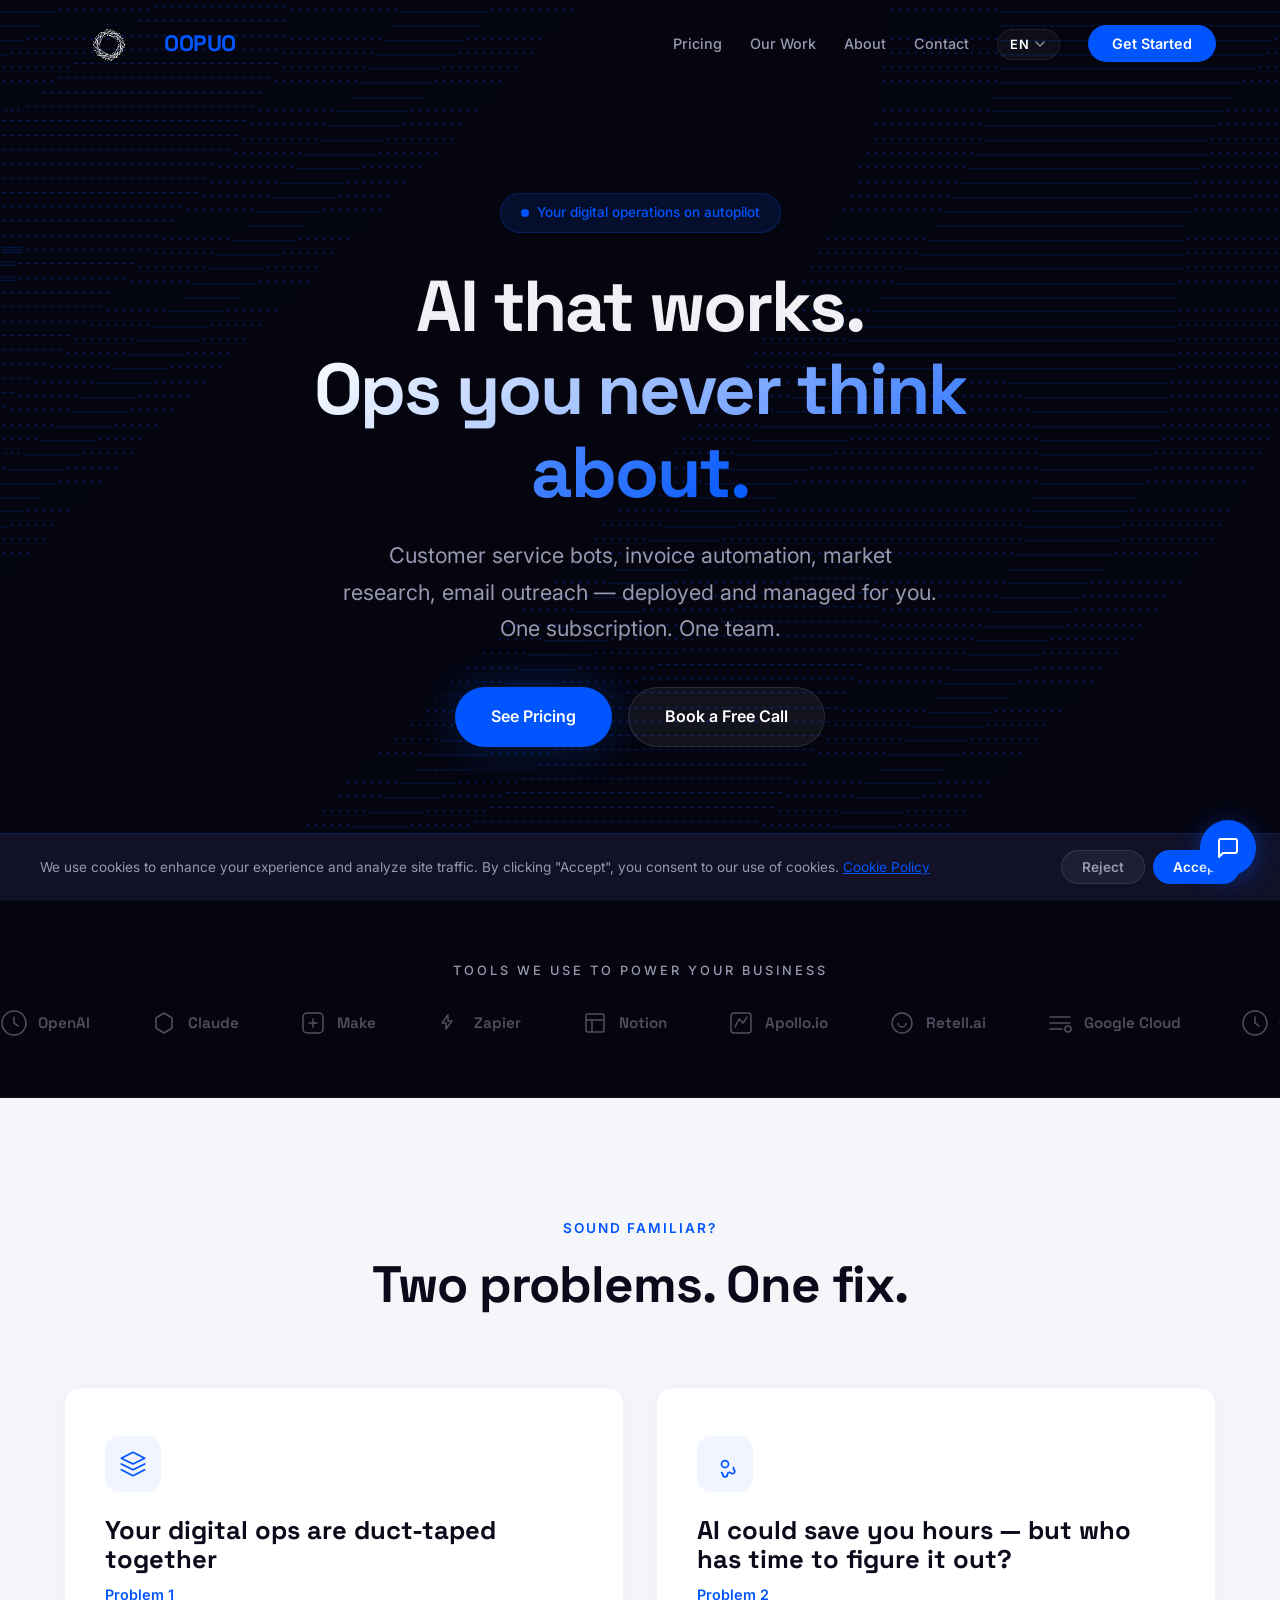
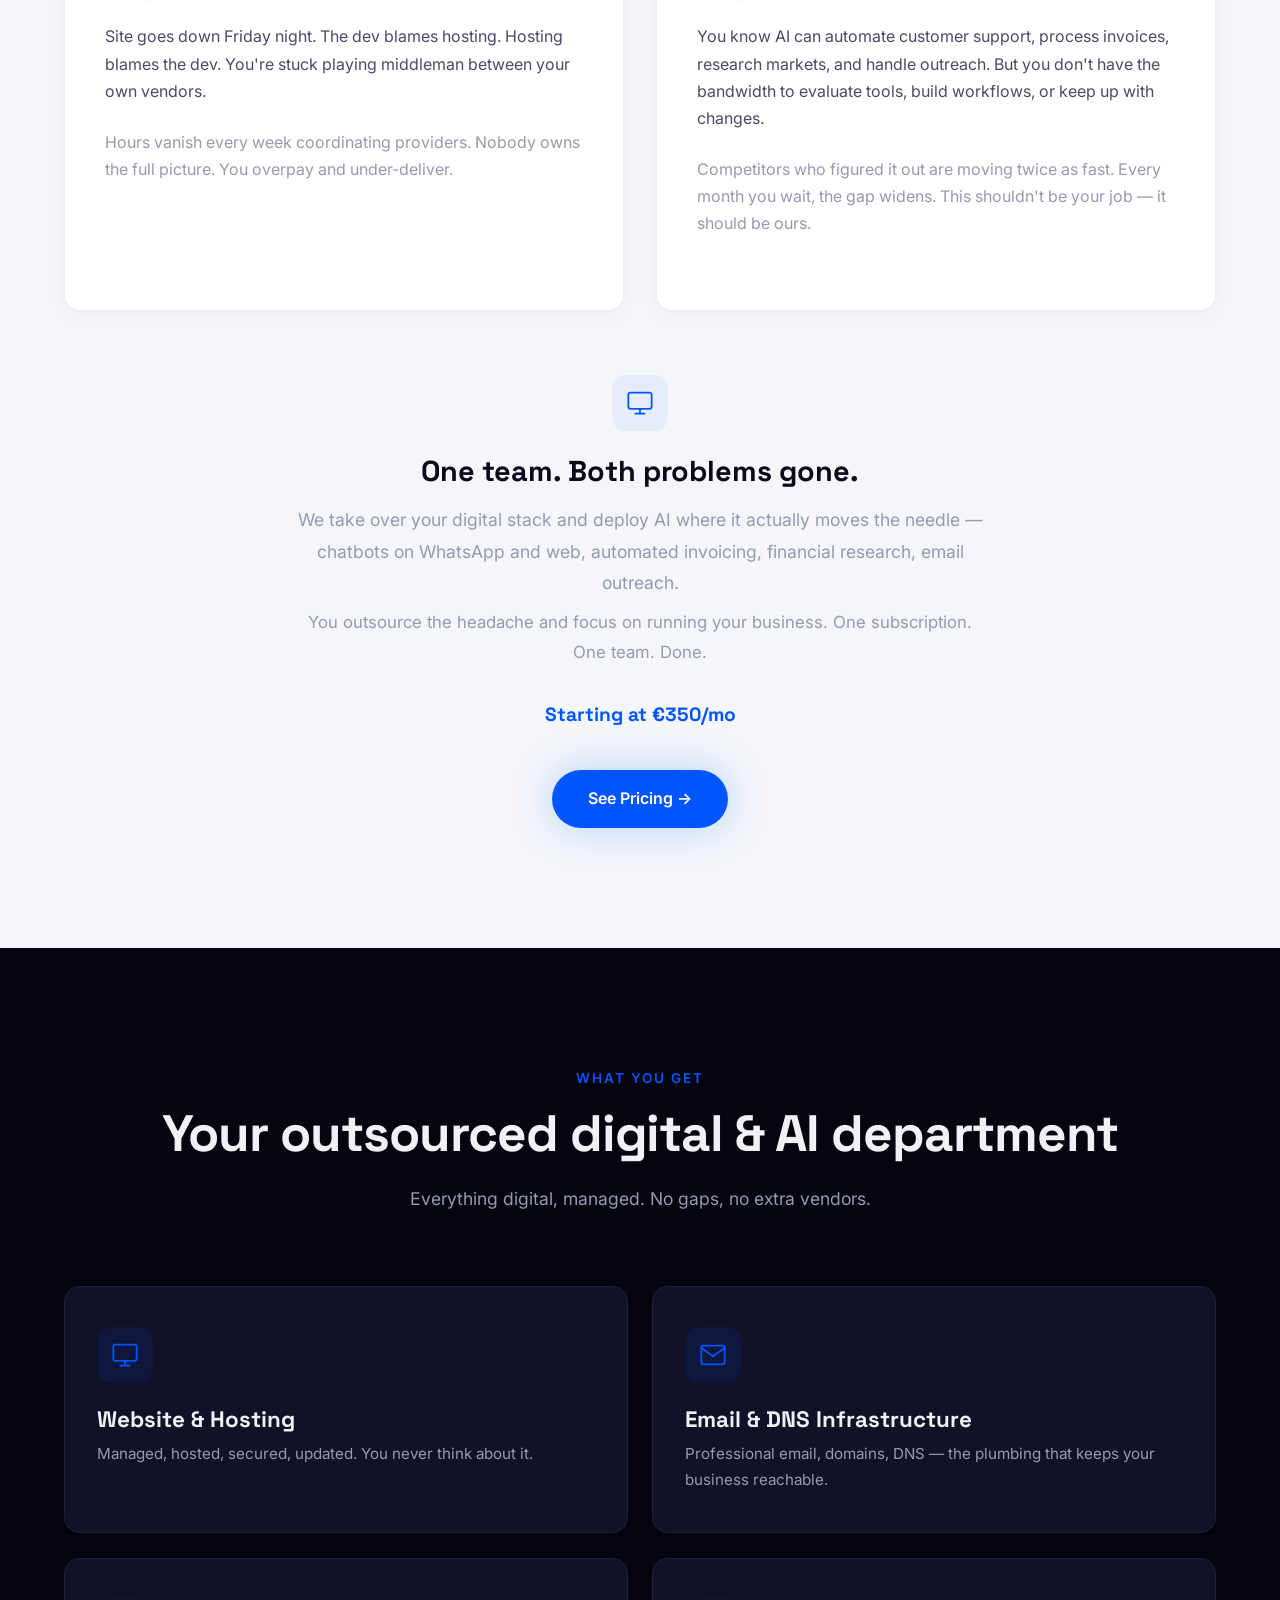
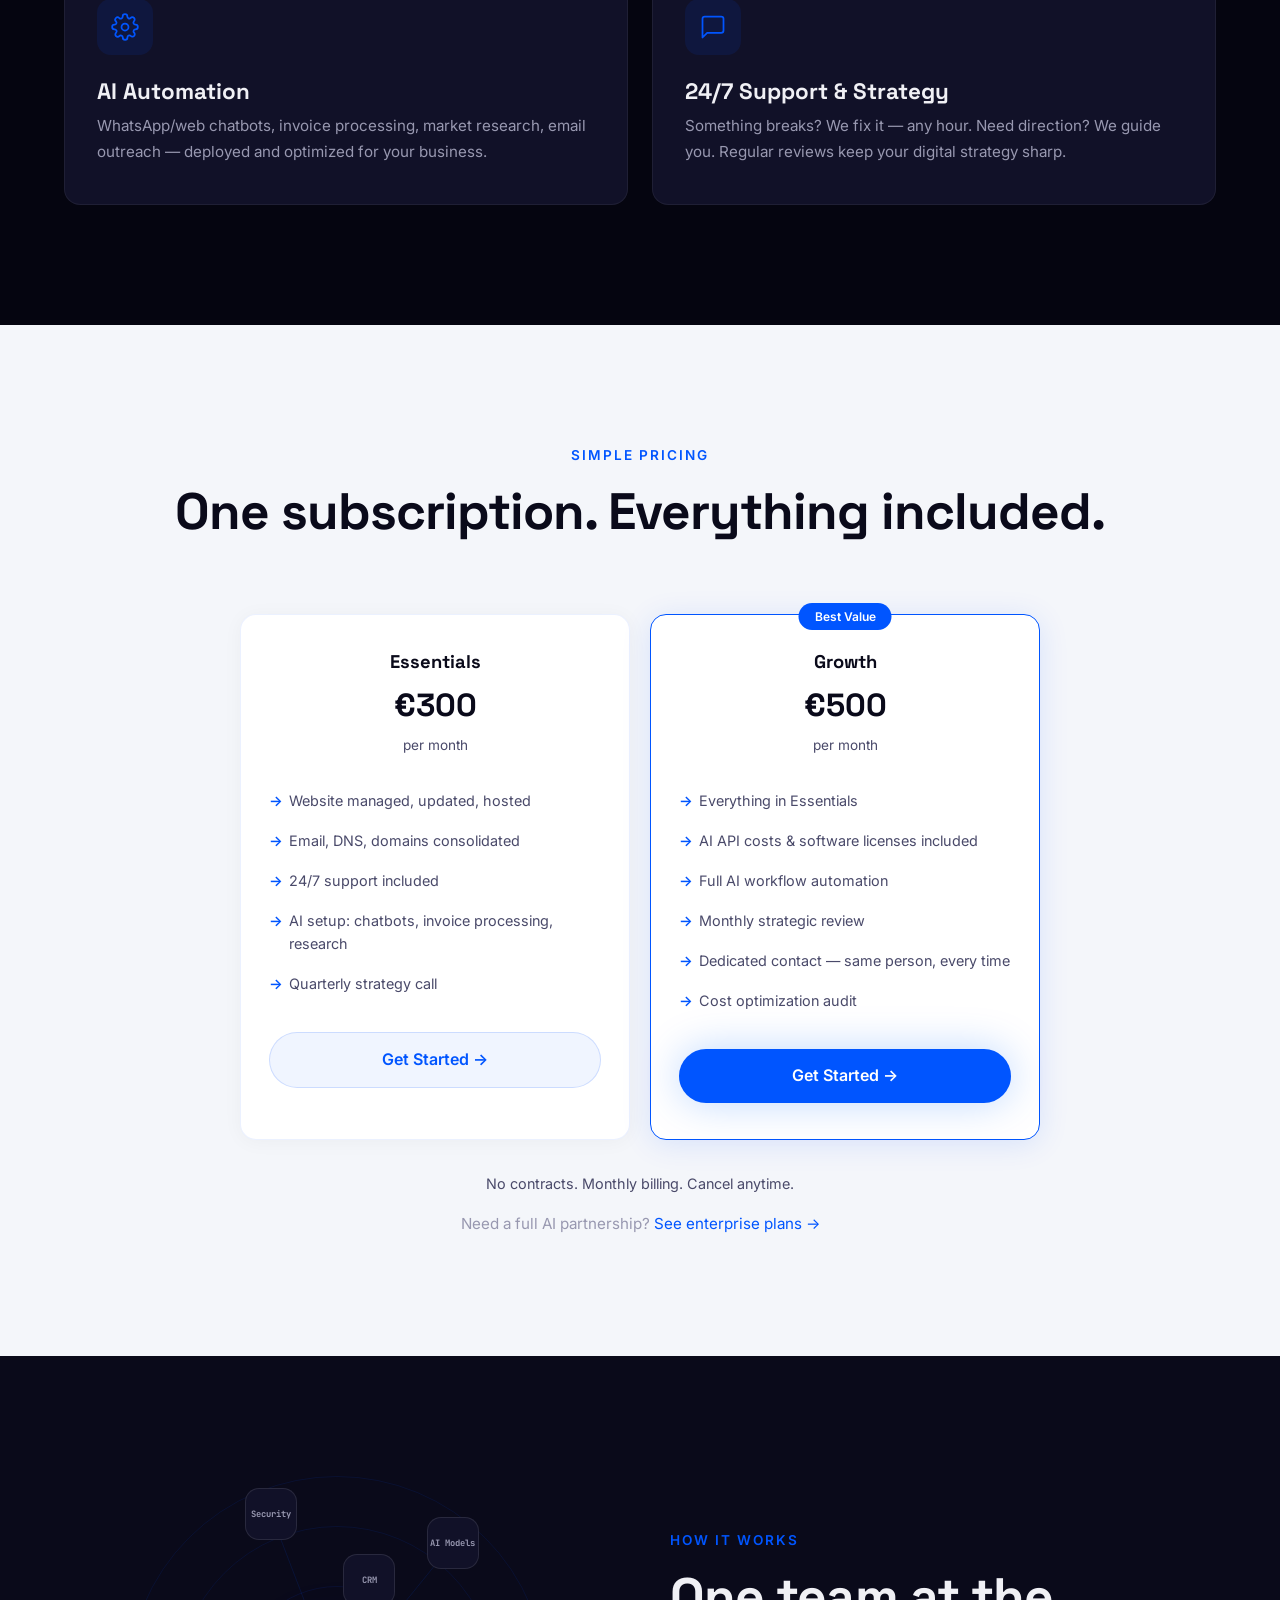
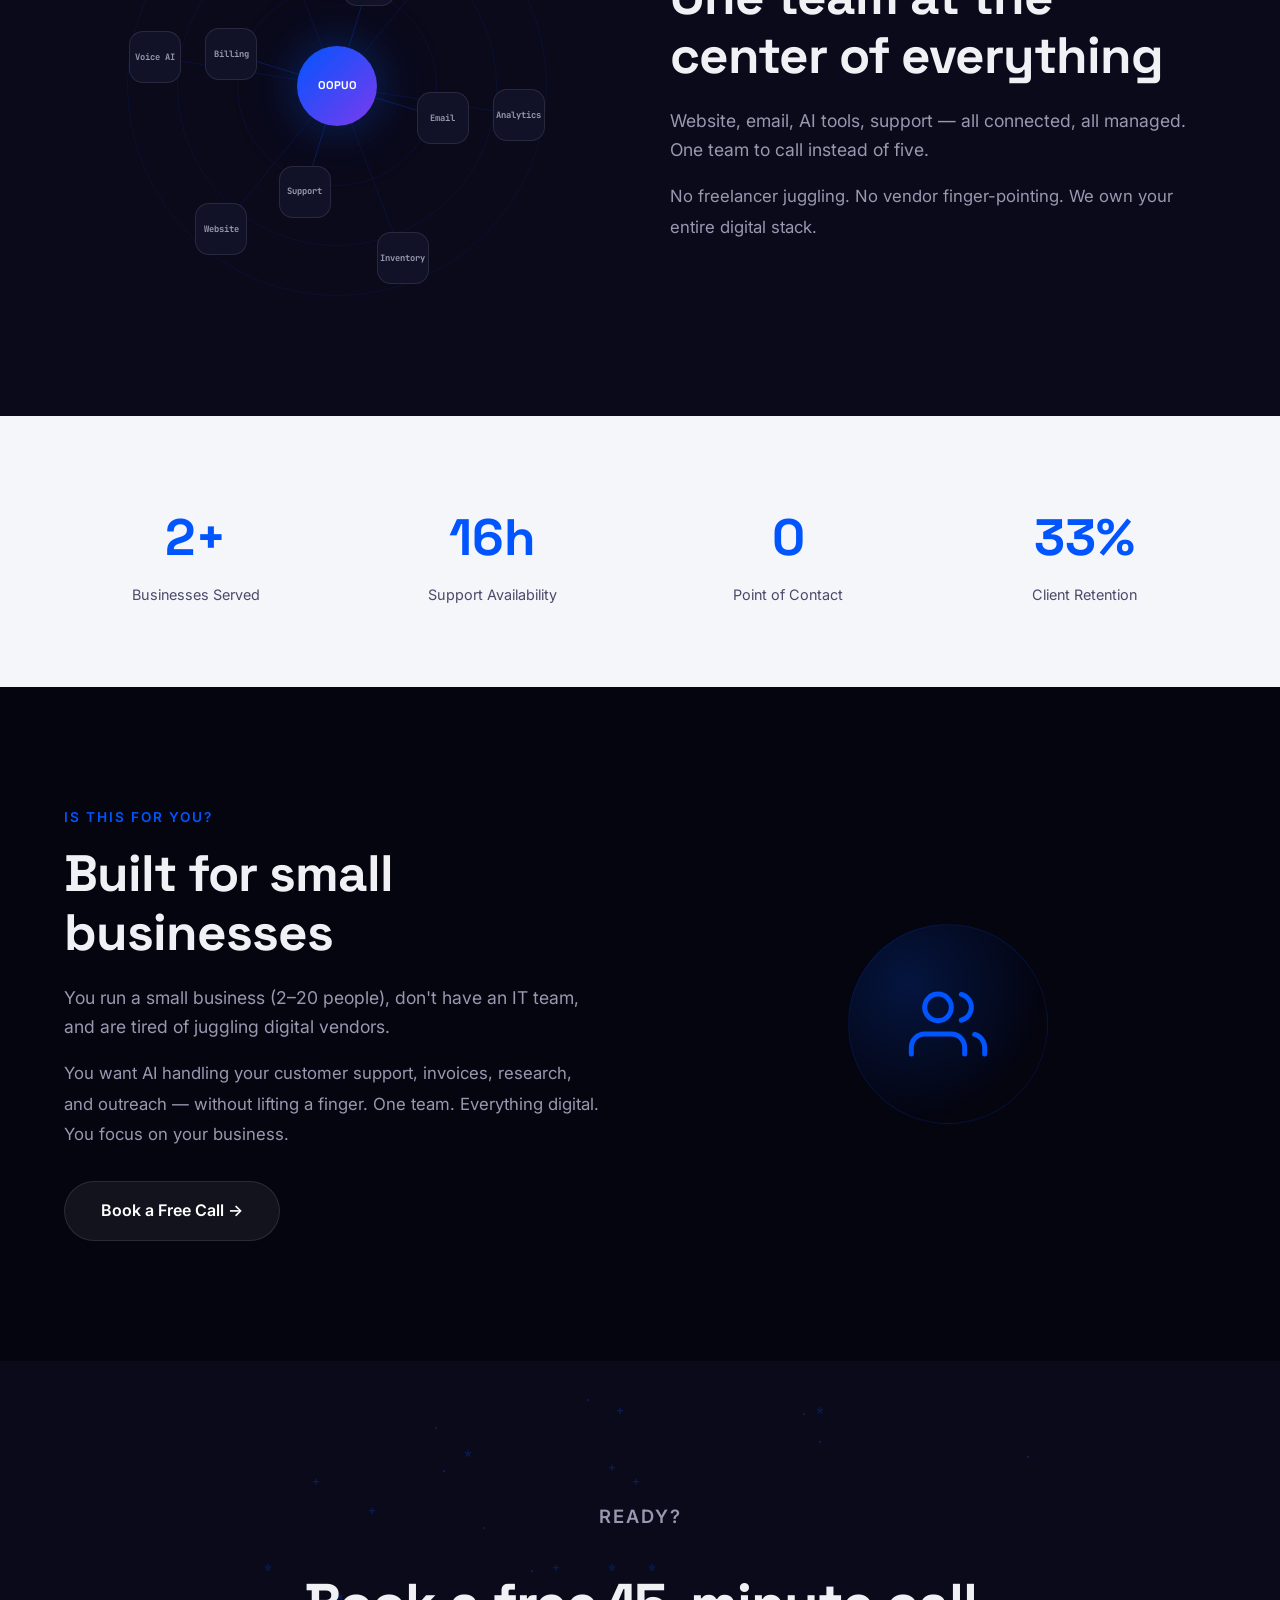
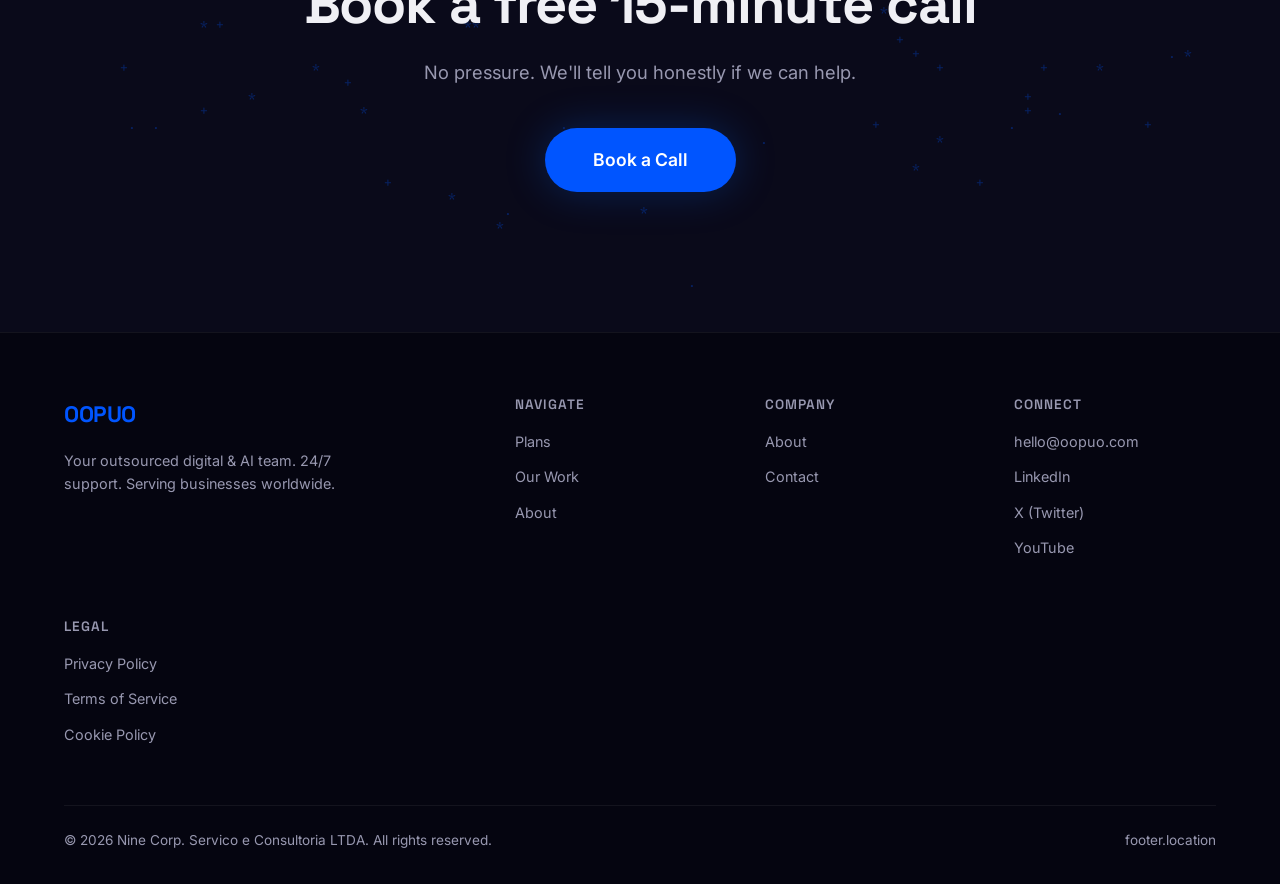
<file: index.html>
<!DOCTYPE html>
<html lang="en">
<head>
<!-- Google tag (gtag.js) -->
<script async src="https://www.googletagmanager.com/gtag/js?id=G-T1PD58NJ4E"></script>
<script>
 window.dataLayer = window.dataLayer || [];
 function gtag(){dataLayer.push(arguments);}
 gtag('js', new Date());

 gtag('config', 'G-T1PD58NJ4E');
</script>
<meta charset="UTF-8">
<meta name="viewport" content="width=device-width, initial-scale=1.0">
<title>OOPUO — Your outsourced digital & AI team</title>
<link rel="icon" type="image/svg+xml" href="assets/favicon.svg">
<meta name="description" content="One team for all your digital and AI needs. Website, hosting, email, AI tools, and ongoing support — one subscription, one point of contact. ">
<meta property="og:title" content="OOPUO — Your outsourced digital & AI team">
<meta property="og:description" content="One team for all your digital and AI needs. Website, hosting, email, AI tools, and ongoing support — one subscription, one point of contact. ">
<meta property="og:type" content="website">
<meta property="og:url" content="https://oopuo.com/">
<meta property="og:image" content="https://oopuo.com/assets/images/og-default.jpg">
<link rel="preconnect" href="https://fonts.googleapis.com">
<link rel="preconnect" href="https://fonts.gstatic.com" crossorigin>
<link href="https://fonts.googleapis.com/css2?family=Inter:wght@400;500;600&family=Space+Grotesk:wght@500;600;700&family=JetBrains+Mono:wght@400;500&display=swap" rel="stylesheet">
<link rel="stylesheet" href="css/main.css?v=2">
<script type="application/ld+json">
{"@context":"https://schema.org","@type":"Organization","name":"Oopuo","url":"https://oopuo.com","logo":"https://oopuo.com/assets/favicon.svg","description":"One team for all your digital and AI needs. Website, hosting, email, AI tools, and ongoing support.","address":{"@type":"PostalAddress","addressCountry":"NL"}}
</script>
<script type="application/ld+json">
{"@context":"https://schema.org","@type":"BreadcrumbList","itemListElement":[{"@type":"ListItem","position":1,"name":"Home","item":"https://oopuo.com/"}]}
</script>
</head>
<body>

<!-- NAV -->
<nav>
  <div class="container">
    <a href="index.html" class="logo">
      <img src="assets/oopuo-logo-white.svg" class="logo-icon" width="64" height="64" style="height:48px; width:auto;" alt="OOPUO Logo">
      <span>OOPUO</span>
    </a>
    <ul class="nav-links">
      <li><a href="plans.html" data-i18n="nav.plans">Plans</a></li>
      <li><a href="portfolio.html" data-i18n="nav.portfolio">Our Work</a></li>
      <li><a href="about.html" data-i18n="nav.about">About</a></li>
      <li><a href="contact.html" data-i18n="nav.contact">Contact</a></li>
      <li>
        <div class="lang-dropdown">
          <button class="lang-dropdown-toggle" id="langToggle">
            <span class="lang-current">EN</span>
            <svg width="10" height="6" viewBox="0 0 10 6" fill="none"><path d="M1 1l4 4 4-4" stroke="currentColor" stroke-width="1.5" stroke-linecap="round" stroke-linejoin="round"/></svg>
          </button>
          <div class="lang-dropdown-menu" id="langMenu">
            <button data-lang="en" class="lang-option active">English</button>
            <button data-lang="nl" class="lang-option">Nederlands</button>
            <button data-lang="pt" class="lang-option">Português</button>
            <button data-lang="de" class="lang-option">Deutsch</button>
            <button data-lang="fr" class="lang-option">Français</button>
            <button data-lang="es" class="lang-option">Español</button>
          </div>
        </div>
      </li>
      <li><a href="contact.html" class="nav-cta" data-i18n="nav.cta">Get Started</a></li>
    </ul>
    <button class="menu-toggle" aria-label="Menu">☰</button>
  </div>
</nav>

<!-- HERO -->
<section data-block="hero" data-editable class="hero">
  <div class="ascii-bg"><pre id="ascii-hero"></pre></div>
  <div class="hero-content">
    <div class="hero-badge reveal" data-i18n="home.badge">Currently onboarding new partners</div>
    <h1 data-field="heading" class="reveal reveal-delay-1"><span data-i18n="home.hero.title1">One team for all your</span><br><span class="gradient" data-i18n="home.hero.title2">digital & AI needs.</span></h1>
    <p data-field="text" class="reveal reveal-delay-2" data-i18n="home.hero.subtitle">Stop juggling multiple providers. One subscription. One point of contact. Your business runs smoother.</p>
    <div class="btn-group reveal reveal-delay-3">
      <a data-field="cta" href="plans.html" class="btn btn-primary" data-i18n="home.hero.cta1">See Plans</a>
      <a data-field="cta" href="https://meetings-eu1.hubspot.com/otavio-alves" target="_blank" class="btn btn-secondary" data-i18n="home.hero.cta2">Book a Free Call</a>
    </div>
  </div>
  <div class="scroll-hint">
    <svg viewBox="0 0 24 24" fill="none" stroke="currentColor" stroke-width="2"><path d="M12 5v14M19 12l-7 7-7-7"/></svg>
  </div>
</section>

<!-- TOOL MARQUEE -->
<div class="tool-marquee">
  <p data-i18n="home.marquee.label">Tools we use to power your business</p>
  <div class="marquee-track">
    <div class="tool-logo"><svg viewBox="0 0 28 28"><circle cx="14" cy="14" r="12" fill="none" stroke="currentColor" stroke-width="1.5"/><path d="M14 8v6l4 3" fill="none" stroke="currentColor" stroke-width="1.5" stroke-linecap="round"/></svg>OpenAI</div>
    <div class="tool-logo"><svg viewBox="0 0 28 28"><path d="M14 4l8 5v10l-8 5-8-5V9l8-5z" fill="none" stroke="currentColor" stroke-width="1.5" stroke-linejoin="round"/></svg>Claude</div>
    <div class="tool-logo"><svg viewBox="0 0 28 28"><rect x="4" y="4" width="20" height="20" rx="4" fill="none" stroke="currentColor" stroke-width="1.5"/><path d="M10 14h8M14 10v8" fill="none" stroke="currentColor" stroke-width="1.5" stroke-linecap="round"/></svg>Make</div>
    <div class="tool-logo"><svg viewBox="0 0 28 28"><path d="M6 14l6-8v6h4l-6 8v-6H6z" fill="none" stroke="currentColor" stroke-width="1.5" stroke-linejoin="round"/></svg>Zapier</div>
    <div class="tool-logo"><svg viewBox="0 0 28 28"><rect x="5" y="5" width="18" height="18" rx="2" fill="none" stroke="currentColor" stroke-width="1.5"/><path d="M5 11h18M11 11v12" fill="none" stroke="currentColor" stroke-width="1.5"/></svg>Notion</div>
    <div class="tool-logo"><svg viewBox="0 0 28 28"><path d="M8 18l4-8 4 4 4-6" fill="none" stroke="currentColor" stroke-width="1.5" stroke-linecap="round" stroke-linejoin="round"/><rect x="4" y="4" width="20" height="20" rx="3" fill="none" stroke="currentColor" stroke-width="1.5"/></svg>Apollo.io</div>
    <div class="tool-logo"><svg viewBox="0 0 28 28"><circle cx="14" cy="14" r="10" fill="none" stroke="currentColor" stroke-width="1.5"/><path d="M10 14a4 4 0 008 0" fill="none" stroke="currentColor" stroke-width="1.5"/></svg>Retell.ai</div>
    <div class="tool-logo"><svg viewBox="0 0 28 28"><path d="M4 8h20M4 14h20M4 20h12" fill="none" stroke="currentColor" stroke-width="1.5" stroke-linecap="round"/><circle cx="22" cy="20" r="3" fill="none" stroke="currentColor" stroke-width="1.5"/></svg>Google Cloud</div>
    <!-- Duplicate for infinite scroll -->
    <div class="tool-logo"><svg viewBox="0 0 28 28"><circle cx="14" cy="14" r="12" fill="none" stroke="currentColor" stroke-width="1.5"/><path d="M14 8v6l4 3" fill="none" stroke="currentColor" stroke-width="1.5" stroke-linecap="round"/></svg>OpenAI</div>
    <div class="tool-logo"><svg viewBox="0 0 28 28"><path d="M14 4l8 5v10l-8 5-8-5V9l8-5z" fill="none" stroke="currentColor" stroke-width="1.5" stroke-linejoin="round"/></svg>Claude</div>
    <div class="tool-logo"><svg viewBox="0 0 28 28"><rect x="4" y="4" width="20" height="20" rx="4" fill="none" stroke="currentColor" stroke-width="1.5"/><path d="M10 14h8M14 10v8" fill="none" stroke="currentColor" stroke-width="1.5" stroke-linecap="round"/></svg>Make</div>
    <div class="tool-logo"><svg viewBox="0 0 28 28"><path d="M6 14l6-8v6h4l-6 8v-6H6z" fill="none" stroke="currentColor" stroke-width="1.5" stroke-linejoin="round"/></svg>Zapier</div>
    <div class="tool-logo"><svg viewBox="0 0 28 28"><rect x="5" y="5" width="18" height="18" rx="2" fill="none" stroke="currentColor" stroke-width="1.5"/><path d="M5 11h18M11 11v12" fill="none" stroke="currentColor" stroke-width="1.5"/></svg>Notion</div>
    <div class="tool-logo"><svg viewBox="0 0 28 28"><path d="M8 18l4-8 4 4 4-6" fill="none" stroke="currentColor" stroke-width="1.5" stroke-linecap="round" stroke-linejoin="round"/><rect x="4" y="4" width="20" height="20" rx="3" fill="none" stroke="currentColor" stroke-width="1.5"/></svg>Apollo.io</div>
    <div class="tool-logo"><svg viewBox="0 0 28 28"><circle cx="14" cy="14" r="10" fill="none" stroke="currentColor" stroke-width="1.5"/><path d="M10 14a4 4 0 008 0" fill="none" stroke="currentColor" stroke-width="1.5"/></svg>Retell.ai</div>
    <div class="tool-logo"><svg viewBox="0 0 28 28"><path d="M4 8h20M4 14h20M4 20h12" fill="none" stroke="currentColor" stroke-width="1.5" stroke-linecap="round"/><circle cx="22" cy="20" r="3" fill="none" stroke="currentColor" stroke-width="1.5"/></svg>Google Cloud</div>
  </div>
</div>

<!-- THE PROBLEM -->
<section data-block="features" data-editable class="two-path section-light" style="position:relative;overflow:hidden">
<canvas class="particle-net"></canvas>
  <div class="container" style="position:relative;z-index:1">
    <div class="section-header">
      <p class="section-label reveal" data-i18n="home.problem.label">Sound familiar?</p>
      <h2 data-field="heading" class="section-title reveal reveal-delay-1" data-i18n="home.problem.title">Two problems. One solution.</h2>
    </div>
    <div class="path-grid" data-repeatable>
      <div class="path-card reveal" data-item>
        <div class="path-icon"><svg viewBox="0 0 24 24"><path d="M12 2L2 7l10 5 10-5-10-5z"/><path d="M2 17l10 5 10-5"/><path d="M2 12l10 5 10-5"/></svg></div>
        <h3 data-field="heading" data-i18n="home.problem1.title">Your digital setup is fragmented</h3>
        <p class="path-audience" data-i18n="home.problem1.label">Problem 1</p>
        <p data-field="text" data-i18n="home.problem1.text">Your website goes down on a Friday evening. You email the web guy — he says it's a hosting issue. You email the host — they say talk to your developer. Half a day gone, and you're still the middleman between your own suppliers.</p>
        <p data-field="text" style="margin-top:12px;color:var(--text2)" data-i18n="home.problem1.text2">You spend hours every week coordinating between providers instead of running your business. You have no idea if your setup is secure or if you're overpaying. Nobody's looking at the full picture.</p>
      </div>
      <div class="path-card reveal reveal-delay-1" data-item>
        <div class="path-icon"><svg viewBox="0 0 24 24"><circle cx="12" cy="12" r="3"/><path d="M19.4 15a1.65 1.65 0 0 0 .33 1.82l.06.06a2 2 0 1 1-2.83 2.83l-.06-.06a1.65 1.65 0 0 0-1.82-.33 1.65 1.65 0 0 0-1 1.51V21a2 2 0 1 1-4 0v-.09A1.65 1.65 0 0 0 9 19.4"/></svg></div>
        <h3 data-field="heading" data-i18n="home.problem2.title">AI is changing everything and you're falling behind</h3>
        <p class="path-audience" data-i18n="home.problem2.label">Problem 2</p>
        <p data-field="text" data-i18n="home.problem2.text">You already know AI could automate parts of your business and improve how things work. But you don't have the time to figure it out, the space changes every week, and you don't know where to start.</p>
        <p data-field="text" style="margin-top:12px;color:var(--text2)" data-i18n="home.problem2.text2">Meanwhile, competitors who figured it out are moving twice as fast. Every month you wait is another month you fall further behind — not because you're not capable, but because it's not your job to keep up with AI. It should be someone else's.</p>
      </div>
    </div>

    <!-- The Solution -->
    <div style="max-width:700px;margin:64px auto 0;text-align:center" class="reveal reveal-delay-2">
      <div class="path-icon" style="margin:0 auto 24px"><svg viewBox="0 0 24 24"><rect x="2" y="3" width="20" height="14" rx="2"/><path d="M8 21h8M12 17v4"/></svg></div>
      <h3 data-field="heading" style="font-size:1.8rem;margin-bottom:16px" data-i18n="home.solution.title">One team. Both problems solved.</h3>
      <p data-field="text" style="color:var(--text2);font-size:1.1rem;line-height:1.8;margin-bottom:8px" data-i18n="home.solution.text">We handle your fragmented digital setup. And we make sure you're using AI where it actually matters — without you spending a single hour figuring it out.</p>
      <p data-field="text" style="color:var(--text2);font-size:1.05rem;line-height:1.8;margin-bottom:32px" data-i18n="home.solution.text2">You outsource both the headache and the anxiety. One subscription. One team. You stay focused on running your business.</p>
      <div class="path-price" data-i18n="home.solution.price">Starting at &euro;300/mo</div>
      <a data-field="cta" href="plans.html" class="btn btn-primary" style="margin-top:16px" data-i18n="home.solution.cta">See Plans &rarr;</a>
    </div>
  </div>
</section>

<!-- WHAT YOU GET -->
<section data-block="services" data-editable style="background:var(--bg);padding:120px 0;position:relative;overflow:hidden">
  <canvas class="particle-net"></canvas>
  <div class="container" style="position:relative;z-index:1">
    <div class="section-header">
      <p class="section-label reveal" data-i18n="home.get.label">What you get</p>
      <h2 data-field="heading" class="section-title reveal reveal-delay-1" data-i18n="home.get.title">We become your digital & AI department</h2>
      <p class="section-subtitle reveal reveal-delay-2" data-i18n="home.get.subtitle">One service that covers everything digital. No gaps, no confusion, no extra vendors.</p>
    </div>
    <div class="service-cards" data-repeatable>
      <div class="service-card reveal" data-item>
        <div class="service-icon"><svg viewBox="0 0 24 24"><rect x="2" y="3" width="20" height="14" rx="2"/><path d="M8 21h8M12 17v4"/></svg></div>
        <h3 data-field="heading" data-i18n="home.get.web.title">Website & Hosting</h3>
        <p data-field="text" data-i18n="home.get.web.text">Your website managed, hosted, and kept running. Updates, security, performance — all handled.</p>
      </div>
      <div class="service-card reveal reveal-delay-1" data-item>
        <div class="service-icon"><svg viewBox="0 0 24 24"><path d="M4 4h16c1.1 0 2 .9 2 2v12c0 1.1-.9 2-2 2H4c-1.1 0-2-.9-2-2V6c0-1.1.9-2 2-2z"/><path d="M22 6l-10 7L2 6"/></svg></div>
        <h3 data-field="heading" data-i18n="home.get.email.title">Email & DNS Infrastructure</h3>
        <p data-field="text" data-i18n="home.get.email.text">Professional email, domain management, DNS configuration. The digital plumbing that keeps your business reachable.</p>
      </div>
      <div class="service-card reveal reveal-delay-2" data-item>
        <div class="service-icon"><svg viewBox="0 0 24 24"><circle cx="12" cy="12" r="3"/><path d="M19.4 15a1.65 1.65 0 0 0 .33 1.82l.06.06a2 2 0 1 1-2.83 2.83l-.06-.06a1.65 1.65 0 0 0-1.82-.33 1.65 1.65 0 0 0-1 1.51V21a2 2 0 1 1-4 0v-.09A1.65 1.65 0 0 0 9 19.4a1.65 1.65 0 0 0-1.82.33l-.06.06a2 2 0 1 1-2.83-2.83l.06-.06A1.65 1.65 0 0 0 4.68 15a1.65 1.65 0 0 0-1.51-1H3a2 2 0 1 1 0-4h.09A1.65 1.65 0 0 0 4.6 9a1.65 1.65 0 0 0-.33-1.82l-.06-.06a2 2 0 1 1 2.83-2.83l.06.06A1.65 1.65 0 0 0 9 4.68a1.65 1.65 0 0 0 1-1.51V3a2 2 0 1 1 4 0v.09a1.65 1.65 0 0 0 1 1.51 1.65 1.65 0 0 0 1.82-.33l.06-.06a2 2 0 1 1 2.83 2.83l-.06.06A1.65 1.65 0 0 0 19.4 9a1.65 1.65 0 0 0 1.51 1H21a2 2 0 1 1 0 4h-.09a1.65 1.65 0 0 0-1.51 1z"/></svg></div>
        <h3 data-field="heading" data-i18n="home.get.ai.title">AI Tools & Automation</h3>
        <p data-field="text" data-i18n="home.get.ai.text">We set up and optimize AI tools that save you hours. From customer support to internal workflows — practical AI that actually works.</p>
      </div>
      <div class="service-card reveal reveal-delay-3" data-item>
        <div class="service-icon"><svg viewBox="0 0 24 24"><path d="M21 15a2 2 0 0 1-2 2H7l-4 4V5a2 2 0 0 1 2-2h14a2 2 0 0 1 2 2z"/></svg></div>
        <h3 data-field="heading" data-i18n="home.get.support.title">Support & Strategic Direction</h3>
        <p data-field="text" data-i18n="home.get.support.text">When something breaks, we fix it. When you need direction, we guide you. Regular reviews to keep your digital strategy on track.</p>
      </div>
    </div>
  </div>
</section>

<!-- PRICING PREVIEW -->
<section data-block="services" data-editable class="pricing-section section-light" id="pricing" style="position:relative">
  <div class="container">
    <div class="section-header">
      <p class="section-label reveal" data-i18n="home.pricing.label">Simple pricing</p>
      <h2 data-field="heading" class="section-title reveal reveal-delay-1" data-i18n="home.pricing.title">One subscription. Everything included.</h2>
    </div>
    <div class="pricing-grid pricing-grid-2" data-repeatable>
      <div class="pricing-card reveal" data-item>
        <h3 data-field="heading" data-i18n="home.pricing.essentials">Essentials</h3>
        <div class="price">&euro;300</div>
        <div class="price-sub" data-i18n="home.pricing.permonth">per month</div>
        <ul>
          <li data-i18n="home.pricing.essentials.f1">Website managed, updated, hosted</li>
          <li data-i18n="home.pricing.essentials.f2">Email, DNS, domains consolidated</li>
          <li data-i18n="home.pricing.essentials.f3">5 hours support (48h response)</li>
          <li data-i18n="home.pricing.essentials.f4">Basic AI setup & guidance</li>
          <li data-i18n="home.pricing.essentials.f5">Quarterly strategy call</li>
        </ul>
        <a data-field="cta" href="contact.html" class="btn btn-secondary" style="width:100%;justify-content:center" data-i18n="home.pricing.essentials.cta">Get Started &rarr;</a>
      </div>
      <div class="pricing-card featured reveal reveal-delay-1" data-item>
        <h3 data-field="heading" data-i18n="home.pricing.growth">Growth</h3>
        <div class="price">&euro;500</div>
        <div class="price-sub" data-i18n="home.pricing.permonth">per month</div>
        <ul>
          <li data-i18n="home.pricing.growth.f1">Everything in Essentials</li>
          <li data-i18n="home.pricing.growth.f2">12h support (24h priority)</li>
          <li data-i18n="home.pricing.growth.f3">AI workflow automation</li>
          <li data-i18n="home.pricing.growth.f4">Monthly strategic review</li>
          <li data-i18n="home.pricing.growth.f5">Dedicated contact</li>
          <li data-i18n="home.pricing.growth.f6">Cost optimization audit</li>
        </ul>
        <a data-field="cta" href="contact.html" class="btn btn-primary" style="width:100%;justify-content:center" data-i18n="home.pricing.growth.cta">Get Started &rarr;</a>
      </div>
    </div>
    <p class="pricing-note reveal" style="margin-top:32px" data-i18n="home.pricing.note">No long-term contracts. Billed monthly. Cancel anytime.</p>
    <div style="text-align:center;margin-top:16px" class="reveal">
      <a href="plans.html#pricing" style="color:var(--text2);font-size:.95rem;transition:color .2s"><span data-i18n="home.pricing.enterprise">Need enterprise-grade solutions?</span> <span style="color:var(--blue)" data-i18n="home.pricing.enterprise.link">See enterprise plans &rarr;</span></a>
    </div>
  </div>
</section>

<!-- HUB VISUAL / SYSTEMS -->
<section data-block="two-column" data-editable style="background:var(--bg2);padding:100px 0;overflow:hidden">
  <div class="container">
    <div class="hub-grid">
      <div class="hub-visual reveal" id="hub-vis">
        <div class="hub-ring hub-ring-3"></div>
        <div class="hub-ring hub-ring-2"></div>
        <div class="hub-ring hub-ring-1"></div>
        <div class="hub-center">OOPUO</div>
        <svg class="hub-line" id="hub-lines"></svg>
      </div>
      <div class="reveal reveal-delay-1">
        <p class="section-label" data-i18n="home.hub.label">How it works</p>
        <h2 data-field="heading" class="section-title" style="text-align:left" data-i18n="home.hub.title">One team at the center<br>of everything digital</h2>
        <p data-field="text" class="section-subtitle" data-i18n="home.hub.text">We connect and manage all your digital systems — website, email, support, AI tools — so you have one team to call instead of five.</p>
        <p style="color:var(--text2);font-size:1.05rem;line-height:1.8;margin-top:16px" data-i18n="home.hub.text2">No more chasing freelancers or wondering who handles what. We take ownership of your entire digital stack.</p>
      </div>
    </div>
  </div>
</section>

<!-- STATS -->
<section data-block="stats" data-editable class="stats section-light" style="position:relative">
  <div class="container">
    <div class="stats-grid" data-repeatable>
      <div class="reveal" data-item>
        <div class="stat-num" data-count="6" data-suffix="+">0</div>
        <div data-field="text" class="stat-label" data-i18n="home.stat1.label">Businesses Served</div>
      </div>
      <div class="reveal reveal-delay-1" data-item>
        <div class="stat-num" data-count="48" data-suffix="h">0</div>
        <div data-field="text" class="stat-label" data-i18n="home.stat2.label">Max Response Time</div>
      </div>
      <div class="reveal reveal-delay-2" data-item>
        <div class="stat-num" data-count="1" data-suffix="">0</div>
        <div data-field="text" class="stat-label" data-i18n="home.stat3.label">Point of Contact</div>
      </div>
      <div class="reveal reveal-delay-3" data-item>
        <div class="stat-num" data-count="100" data-suffix="%">0</div>
        <div data-field="text" class="stat-label" data-i18n="home.stat4.label">Client Retention</div>
      </div>
    </div>
  </div>
</section>

<!-- WHO THIS IS FOR -->
<section data-block="two-column" data-editable class="trust-section" style="position:relative;overflow:hidden">
<canvas class="particle-net"></canvas>
  <div class="container" style="position:relative;z-index:1">
    <div class="trust-grid">
      <div class="reveal">
        <p class="section-label" data-i18n="home.fit.label">Is this for you?</p>
        <h2 data-field="heading" class="section-title" style="text-align:left" data-i18n="home.fit.title">Built for small businesses without a tech team.</h2>
        <p data-field="text" class="section-subtitle" data-i18n="home.fit.subtitle">This is for you if you run a small business (2-20 people), don't have an internal IT or tech team, and are tired of managing multiple digital providers.</p>
        <p style="color:var(--text2);font-size:1.05rem;line-height:1.8;margin-top:16px" data-i18n="home.fit.text">You know AI could help but don't know where to start. You want one trusted team handling everything digital — so you can focus on running your business.</p>
        <a data-field="cta" href="https://meetings-eu1.hubspot.com/otavio-alves" target="_blank" class="btn btn-secondary" style="margin-top:32px" data-i18n="home.fit.cta">Book a Free Call &rarr;</a>
      </div>
      <div class="trust-visual reveal reveal-delay-1">
        <div class="trust-shield"><svg width="24" height="24" viewBox="0 0 24 24" fill="none" stroke="currentColor" stroke-width="1.5" stroke-linecap="round" stroke-linejoin="round"><path d="M17 21v-2a4 4 0 0 0-4-4H5a4 4 0 0 0-4 4v2"/><circle cx="9" cy="7" r="4"/><path d="M23 21v-2a4 4 0 0 0-3-3.87"/><path d="M16 3.13a4 4 0 0 1 0 7.75"/></svg></div>
      </div>
    </div>
  </div>
</section>

<!-- CTA -->
<section data-block="cta-banner" data-editable class="cta-section">
  <div class="ascii-bg"><pre id="ascii-cta"></pre></div>
  <div class="container">
    <p class="section-label reveal" data-i18n="cta.label">Ready?</p>
    <h2 data-field="heading" class="section-title reveal reveal-delay-1" data-i18n="cta.title">Book a free 15-minute call</h2>
    <p data-field="text" class="reveal reveal-delay-2" data-i18n="cta.subtitle">No pressure. We'll tell you honestly if we can help. If we're a good fit, we'll map out next steps together.</p>
    <a data-field="cta" href="https://meetings-eu1.hubspot.com/otavio-alves" target="_blank" class="btn btn-primary reveal reveal-delay-3" style="font-size:1.1rem;padding:18px 48px" data-i18n="cta.btn">Book a Call &rarr;</a>
  </div>
</section>

<!-- FOOTER -->
<footer data-block="footer" data-editable>
  <div class="container">
    <div class="footer-grid">
      <div class="footer-brand">
        <a href="index.html" class="logo"><span>OOPUO</span></a>
        <p data-field="text" data-i18n="footer.desc">Your outsourced digital & AI team. Serving businesses worldwide.</p>
      </div>
      <div class="footer-col">
        <h4 data-field="heading" data-i18n="footer.col1">Navigate</h4>
        <ul>
          <li><a href="plans.html">Plans</a></li>
          <li><a href="portfolio.html">Our Work</a></li>
          <li><a href="about.html">About</a></li>
        </ul>
      </div>
      <div class="footer-col">
        <h4 data-field="heading" data-i18n="footer.col2">Company</h4>
        <ul>
          <li><a href="about.html">About</a></li>
          <li><a href="contact.html">Contact</a></li>
        </ul>
      </div>
      <div class="footer-col">
        <h4 data-field="heading" data-i18n="footer.col3">Connect</h4>
        <ul>
          <li><a href="mailto:hello@oopuo.com">hello@oopuo.com</a></li>
          <li><a href="https://linkedin.com/company/oopuo" target="_blank">LinkedIn</a></li>
          <li><a href="https://x.com/oopuo" target="_blank">X (Twitter)</a></li>
          <li><a href="https://youtube.com/@OOPUO" target="_blank">YouTube</a></li>
        </ul>
      </div>
      <div class="footer-col">
        <h4>Legal</h4>
        <ul>
          <li><a href="privacy.html">Privacy Policy</a></li>
          <li><a href="terms.html">Terms of Service</a></li>
          <li><a href="cookies.html">Cookie Policy</a></li>
        </ul>
      </div>
    </div>
    <div class="footer-bottom">
      <p data-field="text" data-i18n="footer.copy">© 2026 Nine Corp. Servico e Consultoria LTDA. All rights reserved. CNPJ: 62.675.074/0001-85</p>
      <p data-i18n="footer.location"></p>
    </div>
  </div>
</footer>

<script src="js/particle-net.js"></script>
<script src="js/main.js"></script>
<script src="js/i18n.js"></script>
<script src="js/chat-widget.js"></script>
<script src="js/analytics.js"></script>
<script src="js/cookie-consent.js"></script>

<!-- HubSpot Tracking Code -->
<script>if(localStorage.getItem("oopuo_cookies_accepted")==="true"){var s=document.createElement("script");s.src="//js.hs-scripts.com/147967707.js";s.async=true;s.defer=true;document.body.appendChild(s);}</script>
</body>
</html>
</file>
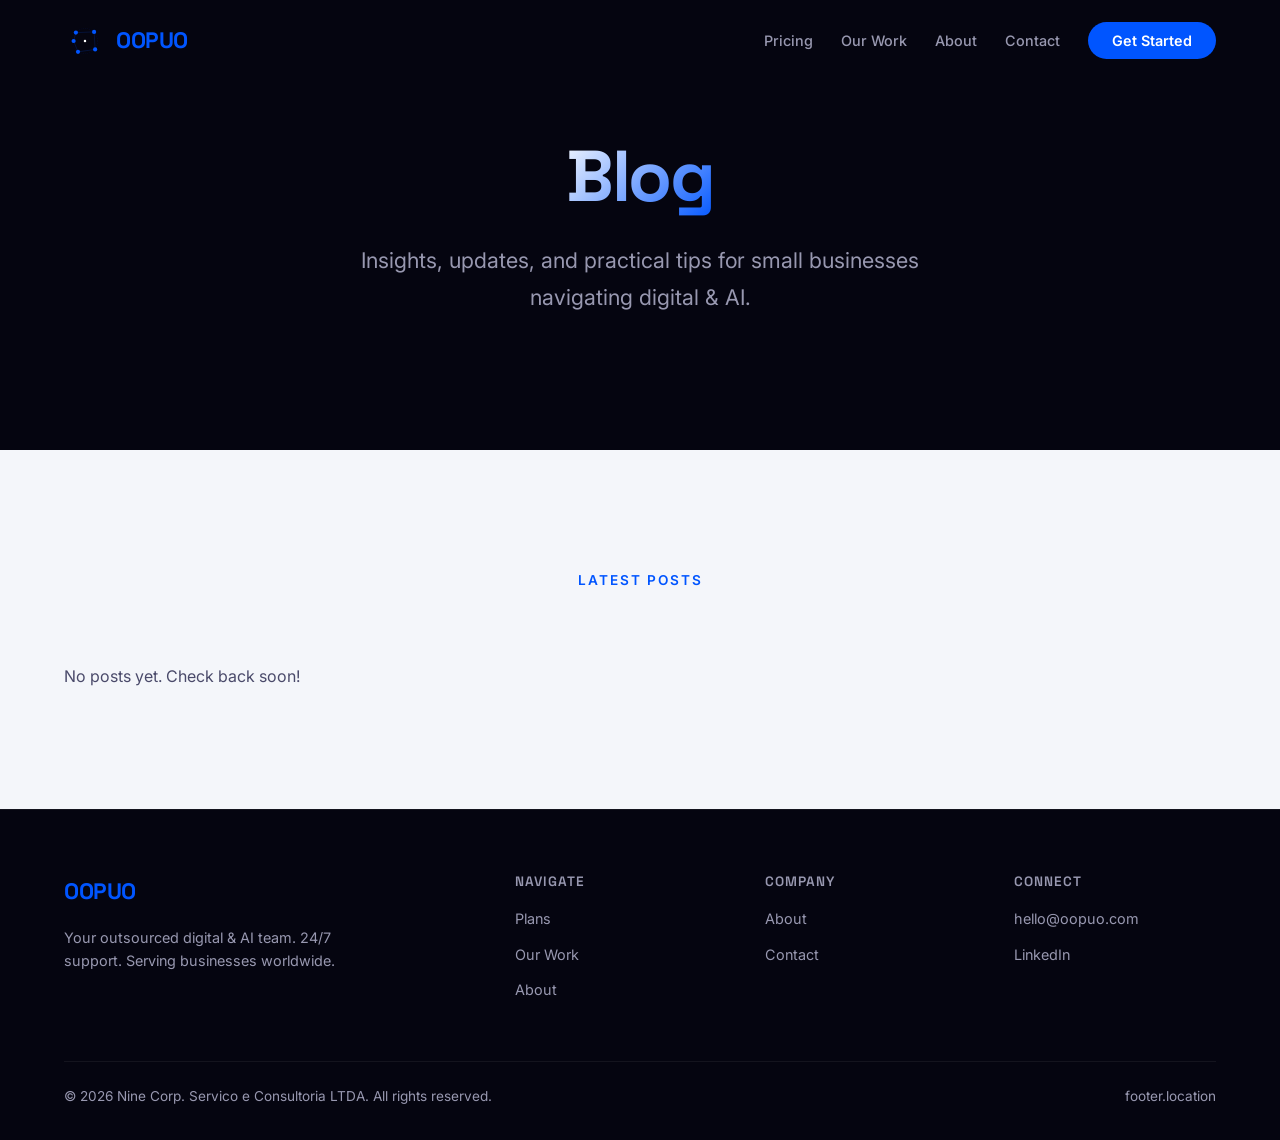
<file: blog/index.html>
<!DOCTYPE html>
<html lang="en">
<head>
<meta charset="UTF-8">
<meta name="viewport" content="width=device-width, initial-scale=1.0">
<title>Blog — OOPUO | Insights & Updates</title>
<link rel="icon" type="image/svg+xml" href="../assets/favicon.svg">
<meta name="description" content="Insights on digital strategy, AI for small businesses, and practical tips from the Oopuo team.">
<meta property="og:title" content="Blog — OOPUO">
<meta property="og:description" content="Insights on digital strategy, AI for small businesses, and practical tips from the Oopuo team.">
<meta property="og:image" content="https://oopuo.com/assets/images/og-default.jpg">
<meta property="og:url" content="https://oopuo.com/blog/">
<meta property="og:type" content="website">
<link rel="alternate" type="application/rss+xml" title="Oopuo Blog" href="/blog/feed.xml">
<link rel="preconnect" href="https://fonts.googleapis.com">
<link rel="preconnect" href="https://fonts.gstatic.com" crossorigin>
<link href="https://fonts.googleapis.com/css2?family=Inter:wght@400;500;600&family=Space+Grotesk:wght@500;600;700&family=JetBrains+Mono:wght@400;500&display=swap" rel="stylesheet">
<link rel="stylesheet" href="../css/main.css">
<script type="application/ld+json">
{
  "@context": "https://schema.org",
  "@type": "Blog",
  "name": "Oopuo Blog",
  "url": "https://oopuo.com/blog/",
  "description": "Insights on digital strategy, AI for small businesses, and practical tips."
}
</script>
</head>
<body>

<!-- NAV -->
<nav>
  <div class="container">
    <a href="../index.html" class="logo">
      <svg class="logo-icon" width="42" height="42" viewBox="0 0 240 240"><defs><filter id="lg"><feGaussianBlur stdDeviation="4"/></filter></defs><circle cx="120" cy="120" r="72" fill="none" stroke="#0055ff" stroke-width="2.5" opacity=".18" stroke-dasharray="6 6"/><line x1="68" y1="72" x2="172" y2="68" stroke="#0055ff" stroke-width="2.5" opacity=".4"/><line x1="172" y1="68" x2="178" y2="168" stroke="#0055ff" stroke-width="2.5" opacity=".4"/><line x1="178" y1="168" x2="80" y2="182" stroke="#0055ff" stroke-width="2.5" opacity=".4"/><line x1="80" y1="182" x2="55" y2="120" stroke="#0055ff" stroke-width="2.5" opacity=".4"/><line x1="55" y1="120" x2="68" y2="72" stroke="#0055ff" stroke-width="2.5" opacity=".4"/><circle cx="68" cy="72" r="12" fill="#0055ff" filter="url(#lg)"/><circle cx="172" cy="68" r="12" fill="#0055ff" filter="url(#lg)"/><circle cx="178" cy="168" r="12" fill="#0055ff" filter="url(#lg)"/><circle cx="80" cy="182" r="12" fill="#0055ff" filter="url(#lg)"/><circle cx="55" cy="120" r="12" fill="#0055ff" filter="url(#lg)"/><circle cx="120" cy="120" r="7" fill="#fff"/></svg>
      <span>OOPUO</span>
    </a>
    <ul class="nav-links">
      <li><a href="../plans.html" data-i18n="nav.plans">Plans</a></li>
      <li><a href="../portfolio.html" data-i18n="nav.portfolio">Our Work</a></li>
      <li><a href="../about.html" data-i18n="nav.about">About</a></li>
      <li><a href="../contact.html" data-i18n="nav.contact">Contact</a></li>
      <li><a href="../contact.html" class="nav-cta" data-i18n="nav.cta">Get Started</a></li>
    </ul>
    <button class="menu-toggle" aria-label="Menu">☰</button>
  </div>
</nav>

<!-- HERO -->
<section data-block="hero" data-editable class="hero hero-short">
  <div class="hero-content">
    <h1 class="reveal"><span class="gradient" data-field="heading">Blog</span></h1>
    <p class="reveal reveal-delay-1" data-field="subheading">Insights, updates, and practical tips for small businesses navigating digital & AI.</p>
  </div>
</section>

<!-- BLOG LISTING -->
<section data-block="features" data-editable class="section-light section-light-overflow">
  <div class="container">
    <div class="section-header">
      <p class="section-label reveal">Latest Posts</p>
    </div>
    <div data-repeatable class="text-center">
      <p class="color-muted reveal">No posts yet. Check back soon!</p>
    </div>
  </div>
</section>

<!-- FOOTER -->
<footer data-block="footer" data-editable>
  <div class="container">
    <div class="footer-grid">
      <div class="footer-brand">
        <a href="../index.html" class="logo"><span>OOPUO</span></a>
        <p data-i18n="footer.desc">Your outsourced digital & AI team. Netherlands-based, serving small businesses across Europe.</p>
      </div>
      <div class="footer-col">
        <h4 data-i18n="footer.col1">Navigate</h4>
        <ul>
          <li><a href="../plans.html">Plans</a></li>
          <li><a href="../portfolio.html">Our Work</a></li>
          <li><a href="../about.html">About</a></li>
        </ul>
      </div>
      <div class="footer-col">
        <h4 data-i18n="footer.col2">Company</h4>
        <ul>
          <li><a href="../about.html">About</a></li>
          <li><a href="../contact.html">Contact</a></li>
        </ul>
      </div>
      <div class="footer-col">
        <h4 data-i18n="footer.col3">Connect</h4>
        <ul>
          <li><a href="mailto:hello@oopuo.com">hello@oopuo.com</a></li>
          <li><a href="https://linkedin.com/company/oopuo" target="_blank">LinkedIn</a></li>
        </ul>
      </div>
    </div>
    <div class="footer-bottom">
      <p data-i18n="footer.copy">© 2026 Oopuo B.V. All rights reserved.</p>
      <p data-i18n="footer.location">Netherlands, EU</p>
    </div>
  </div>
</footer>

<script src="../js/main.js"></script>
<script src="../js/i18n.js"></script>
</body>
</html>
</file>
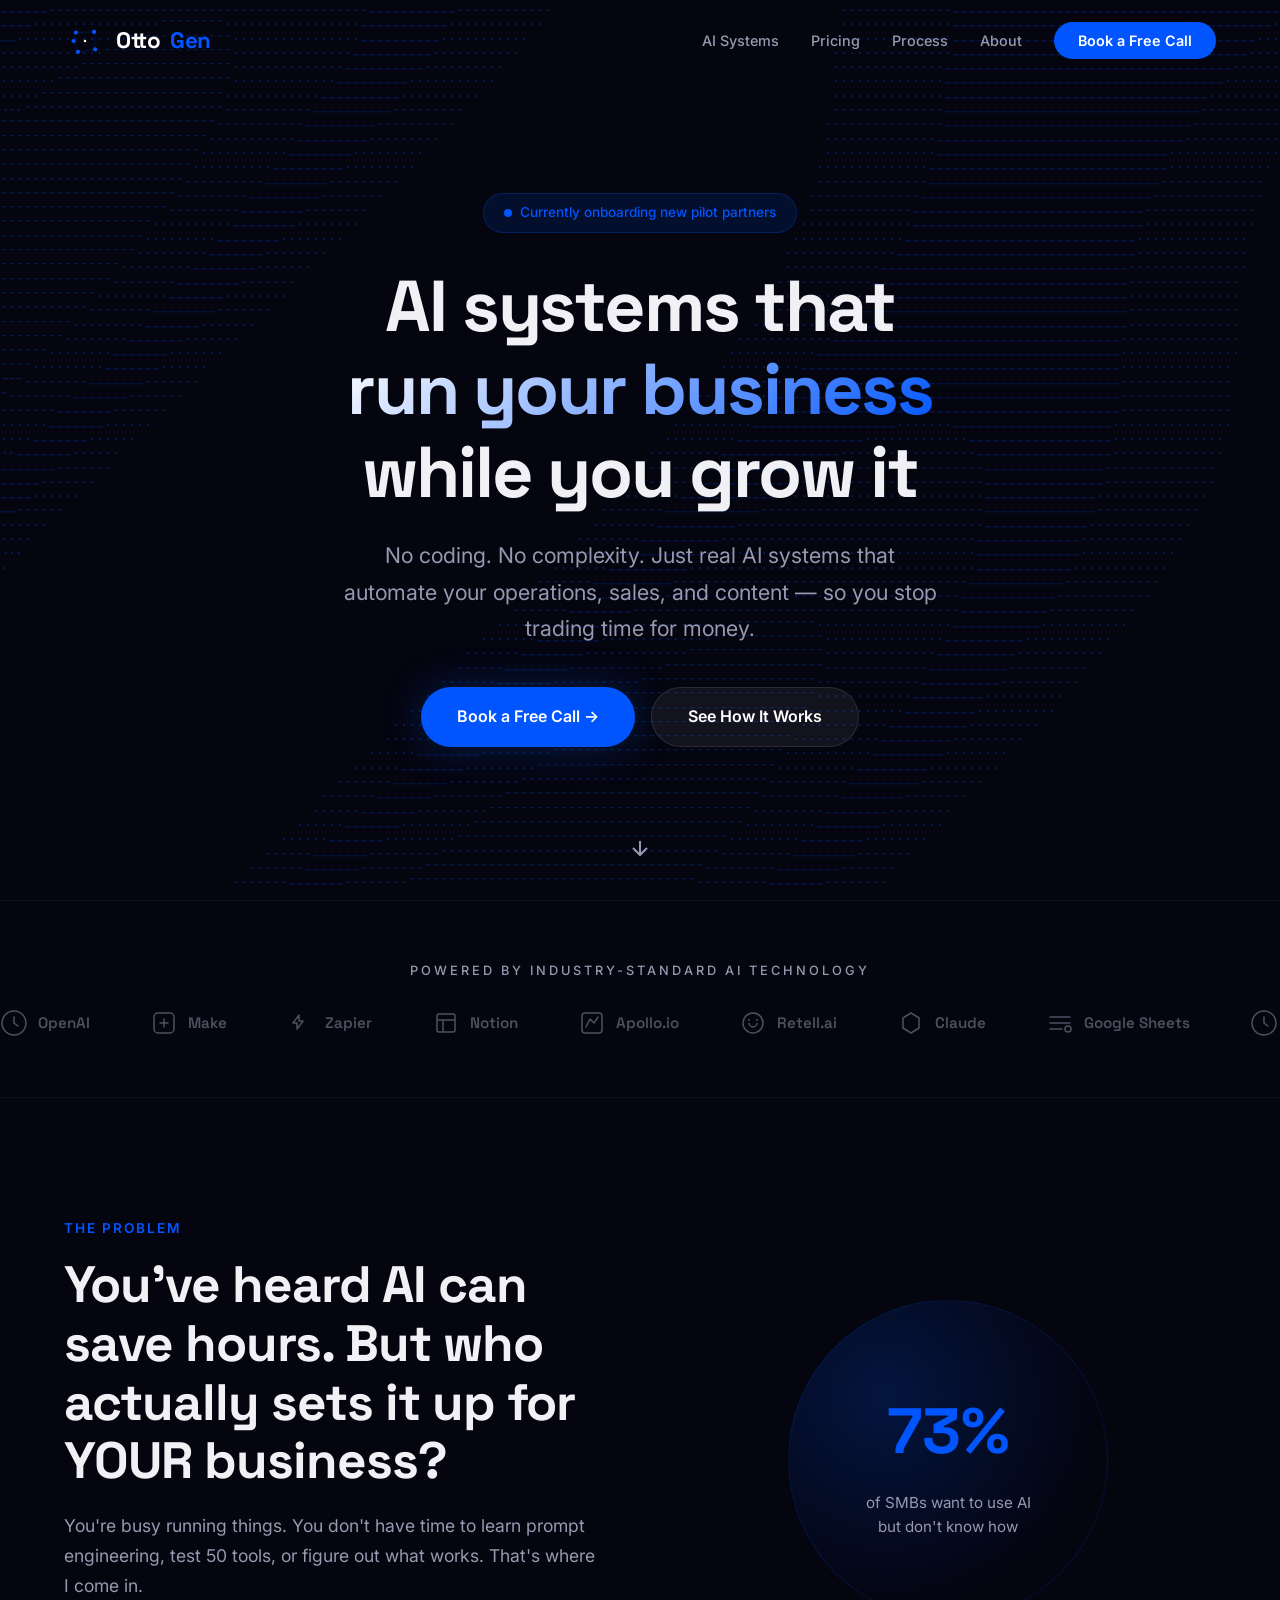
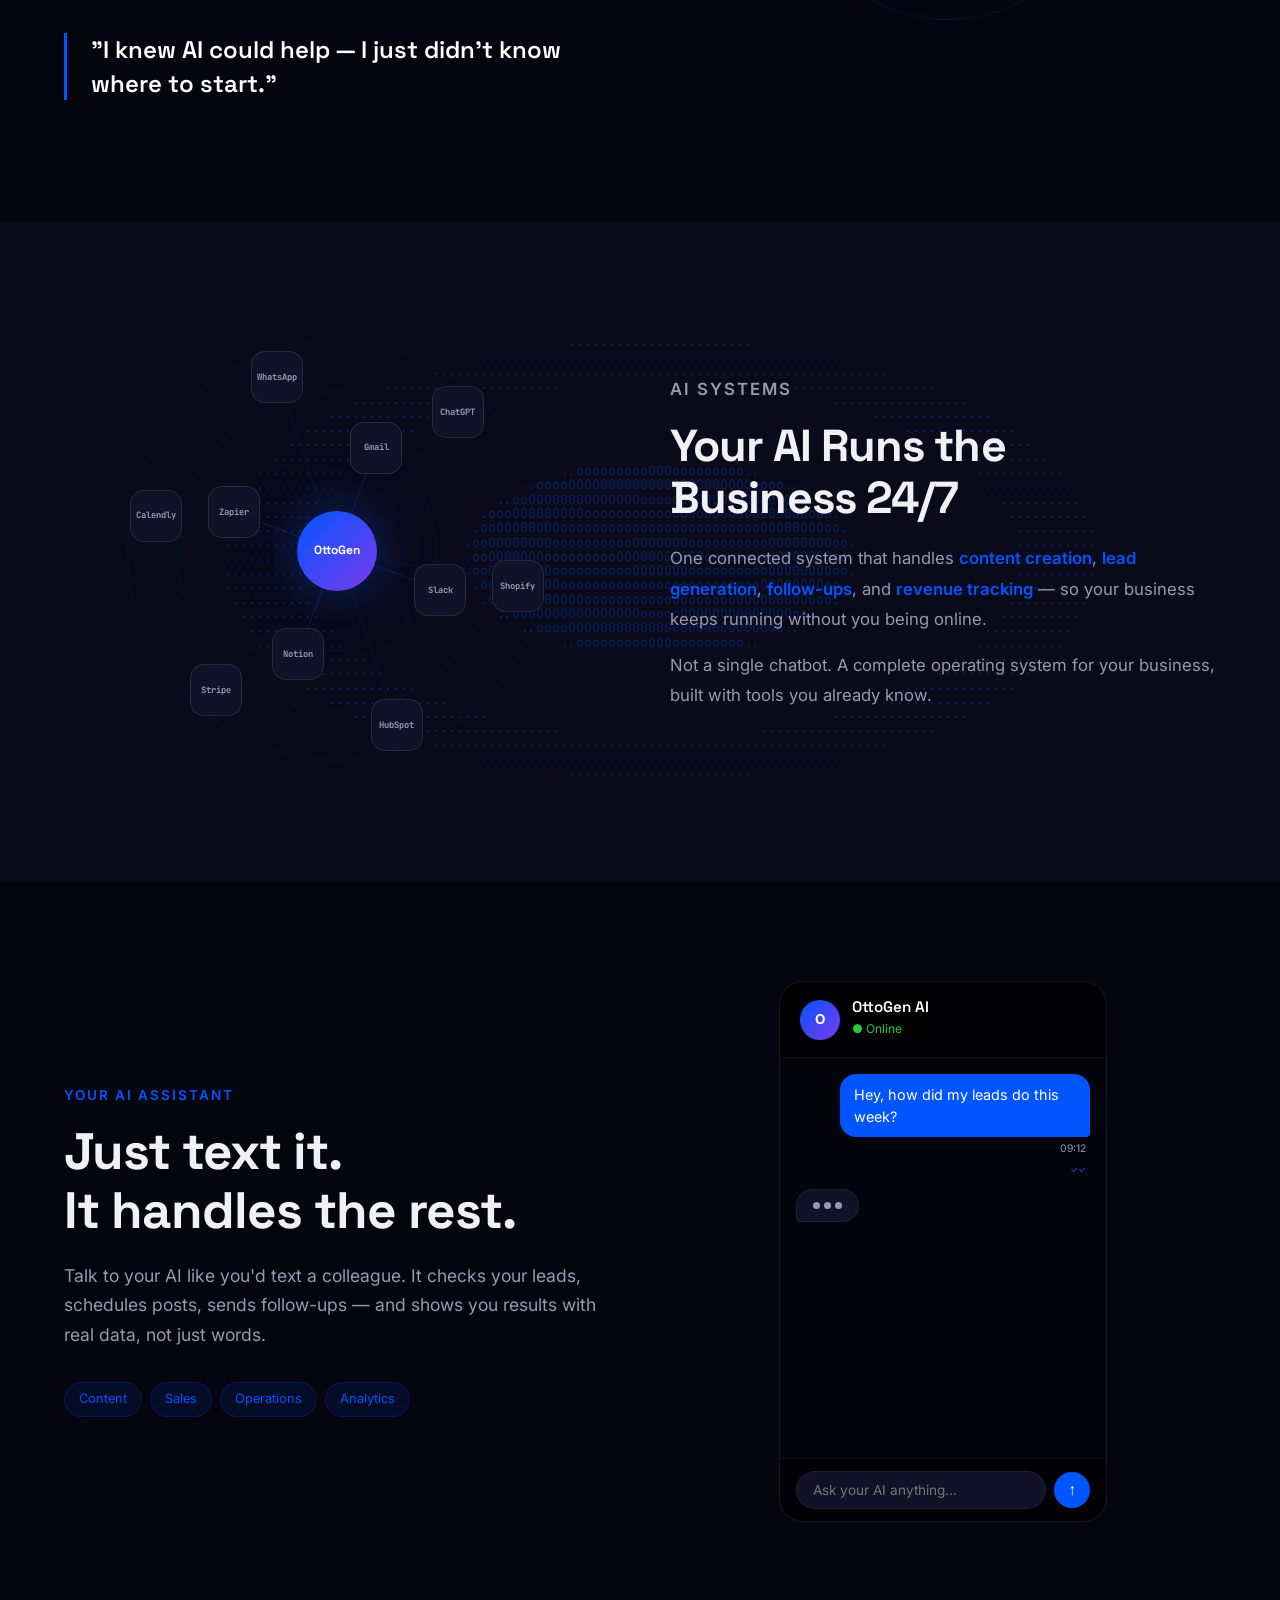
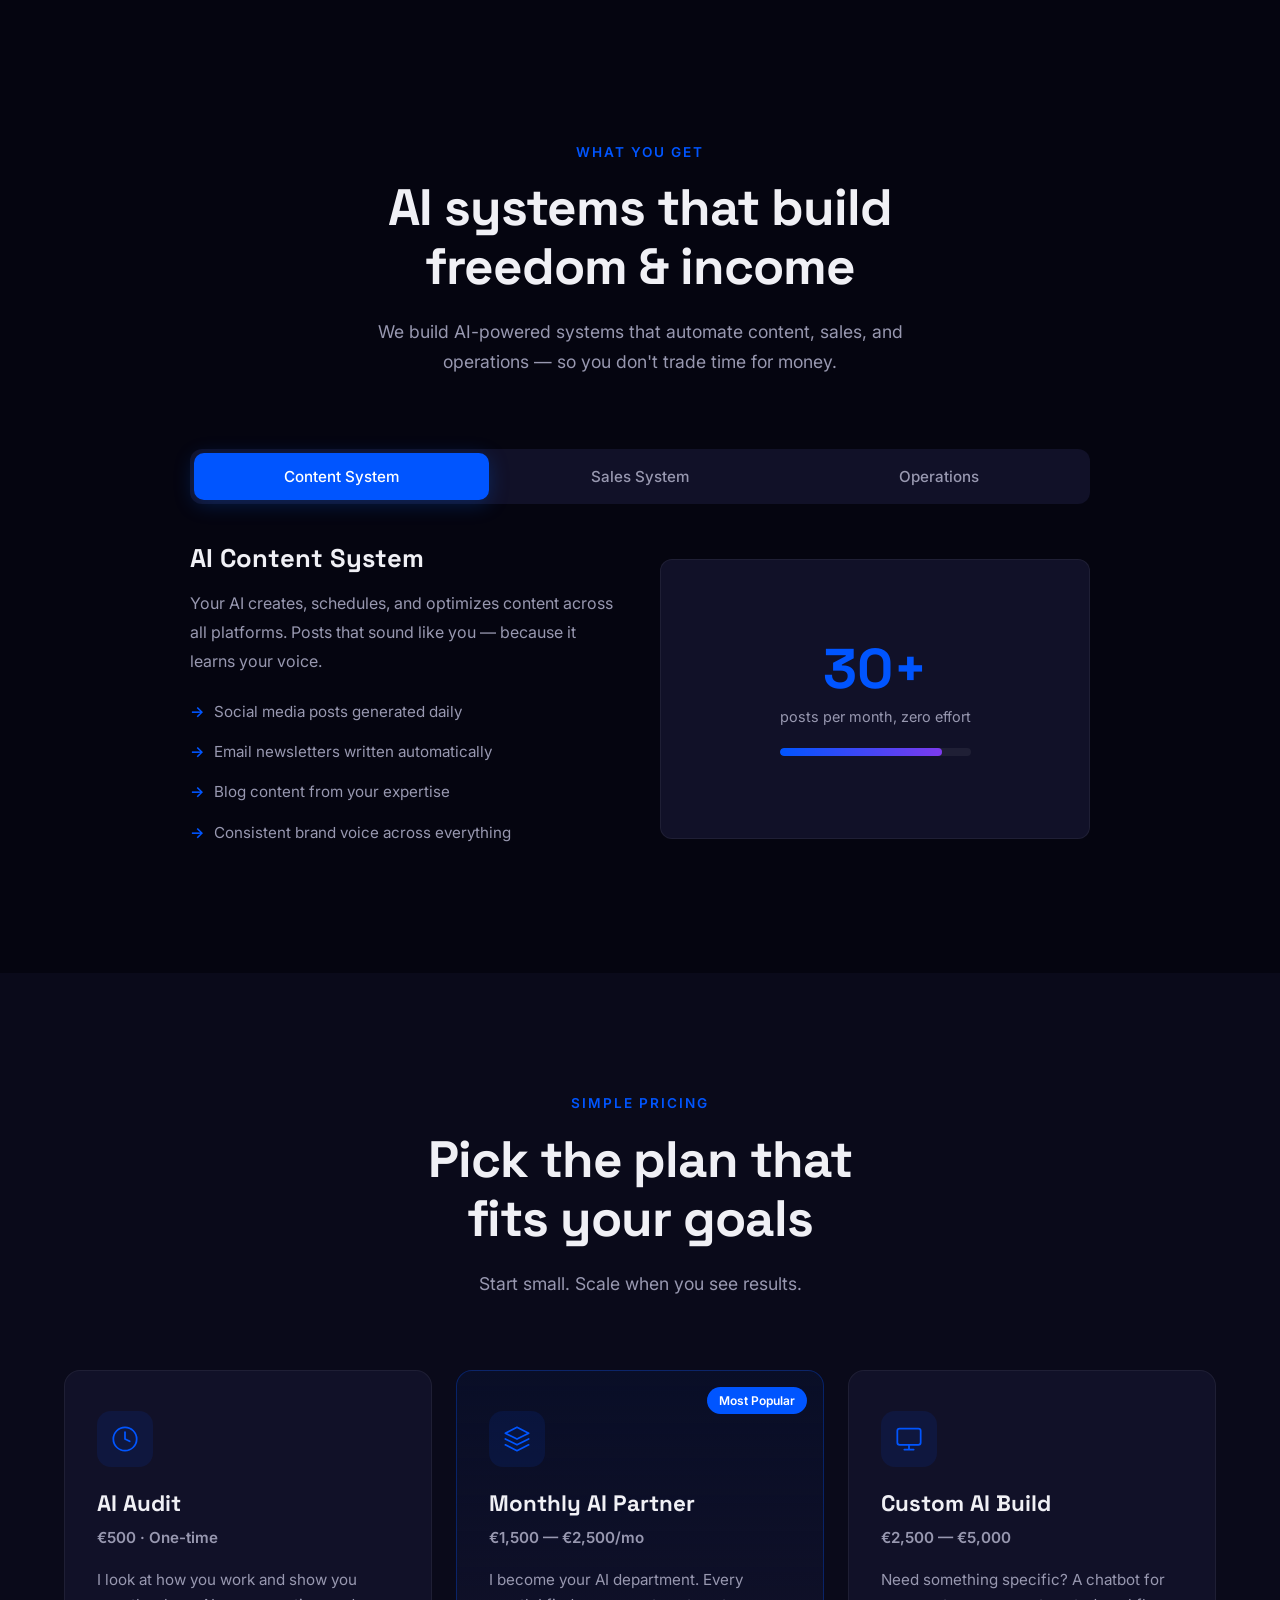
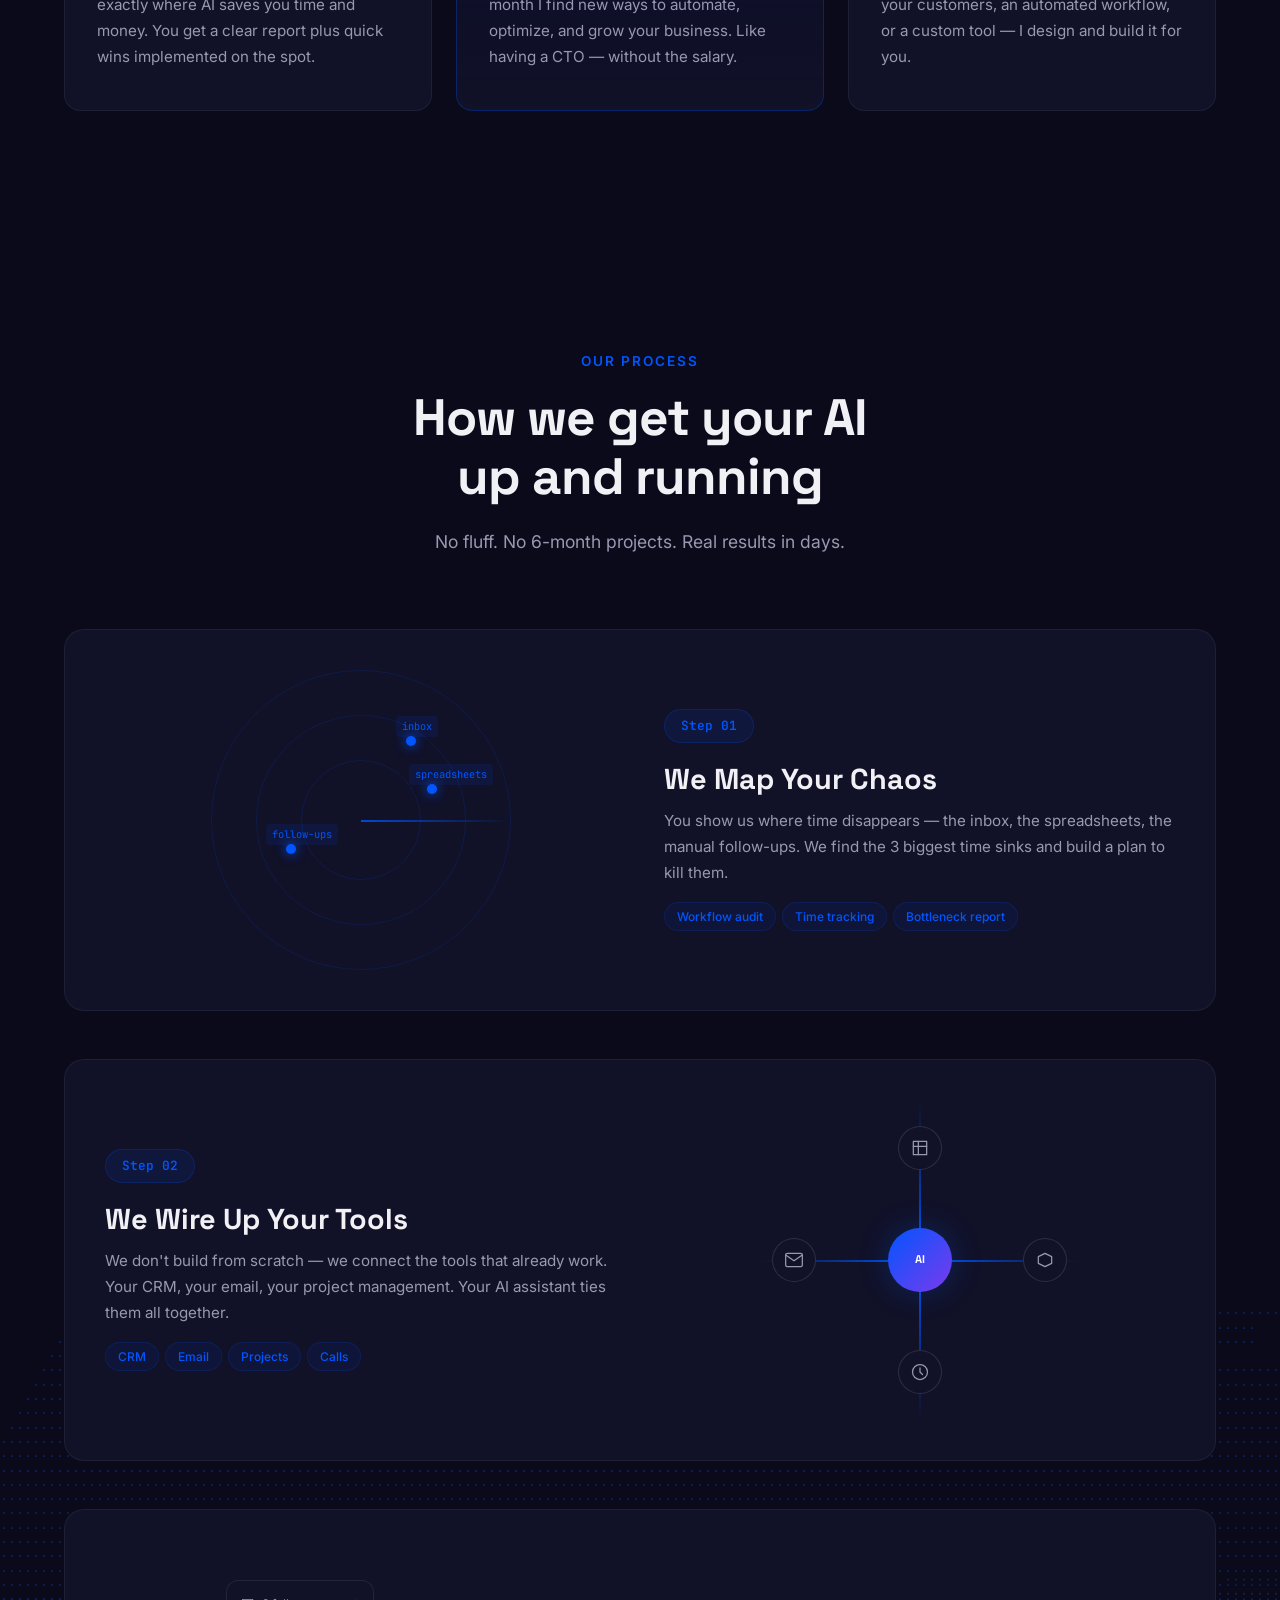
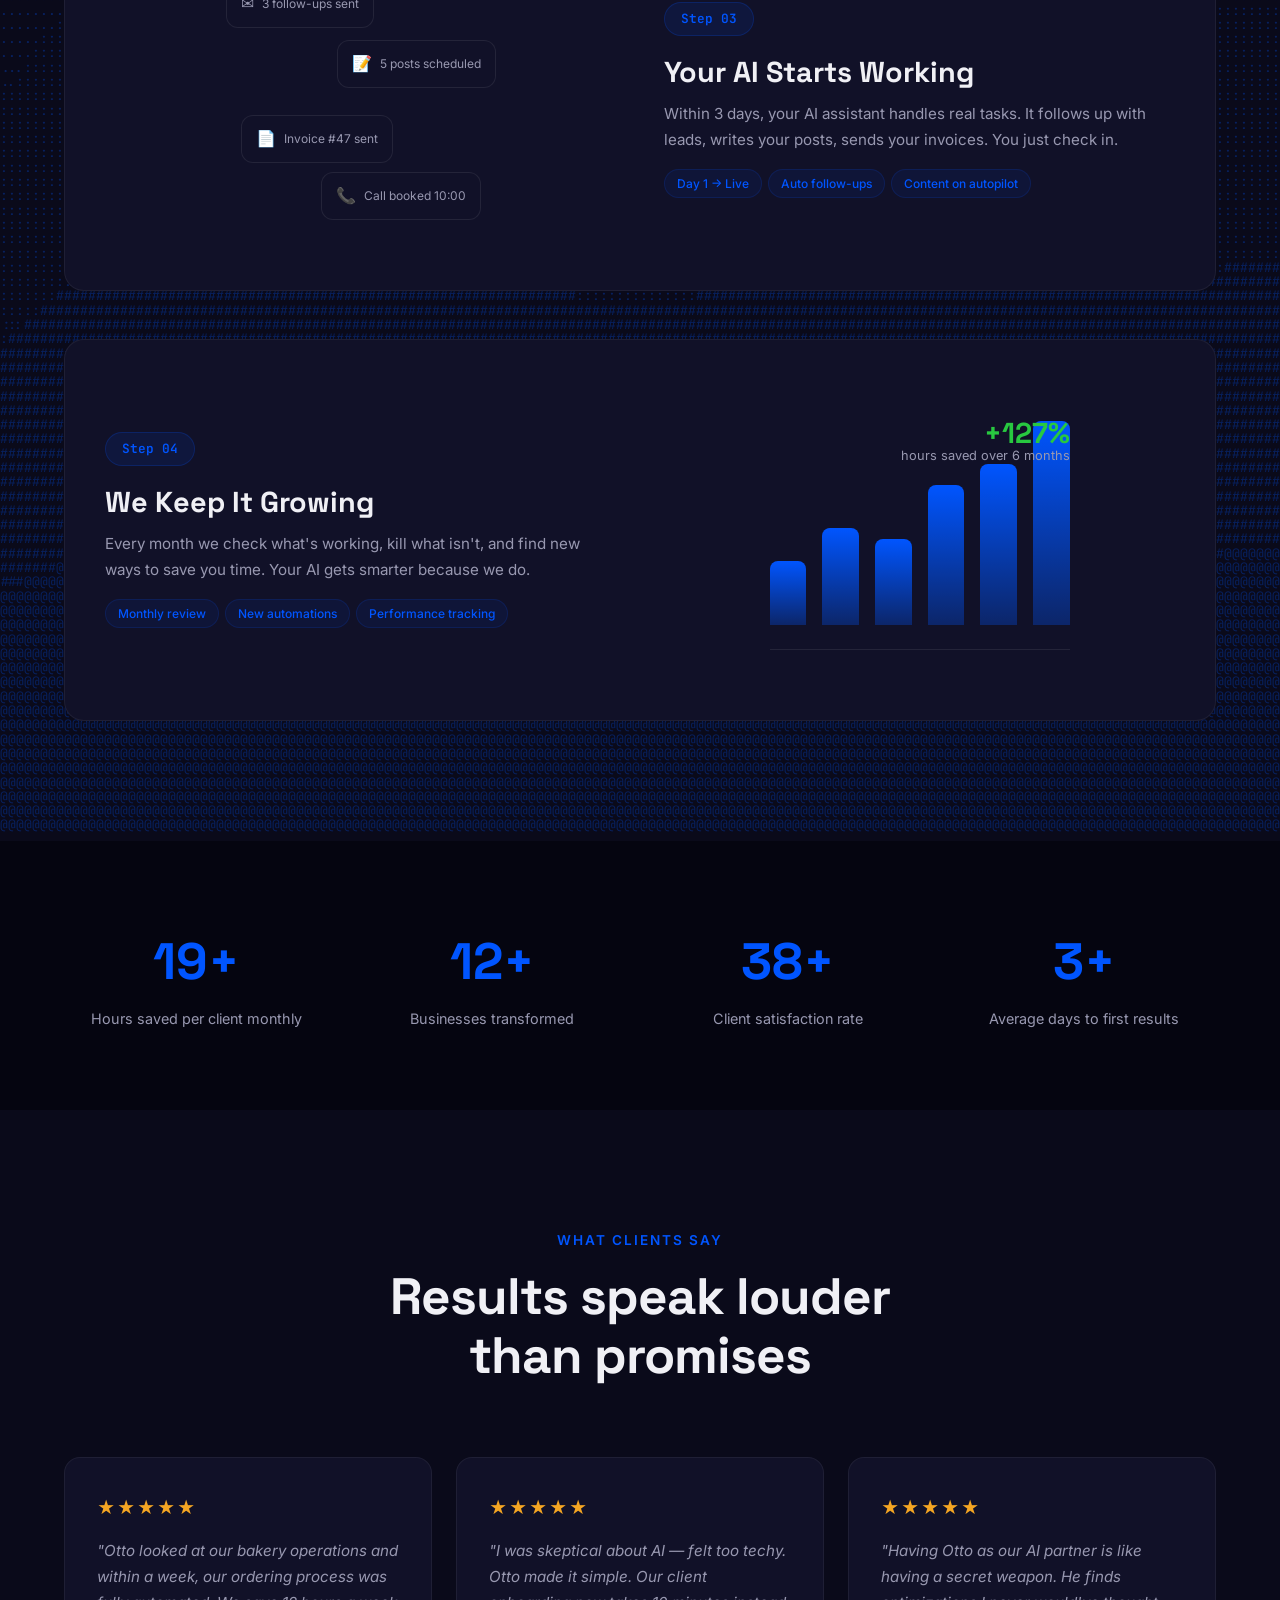
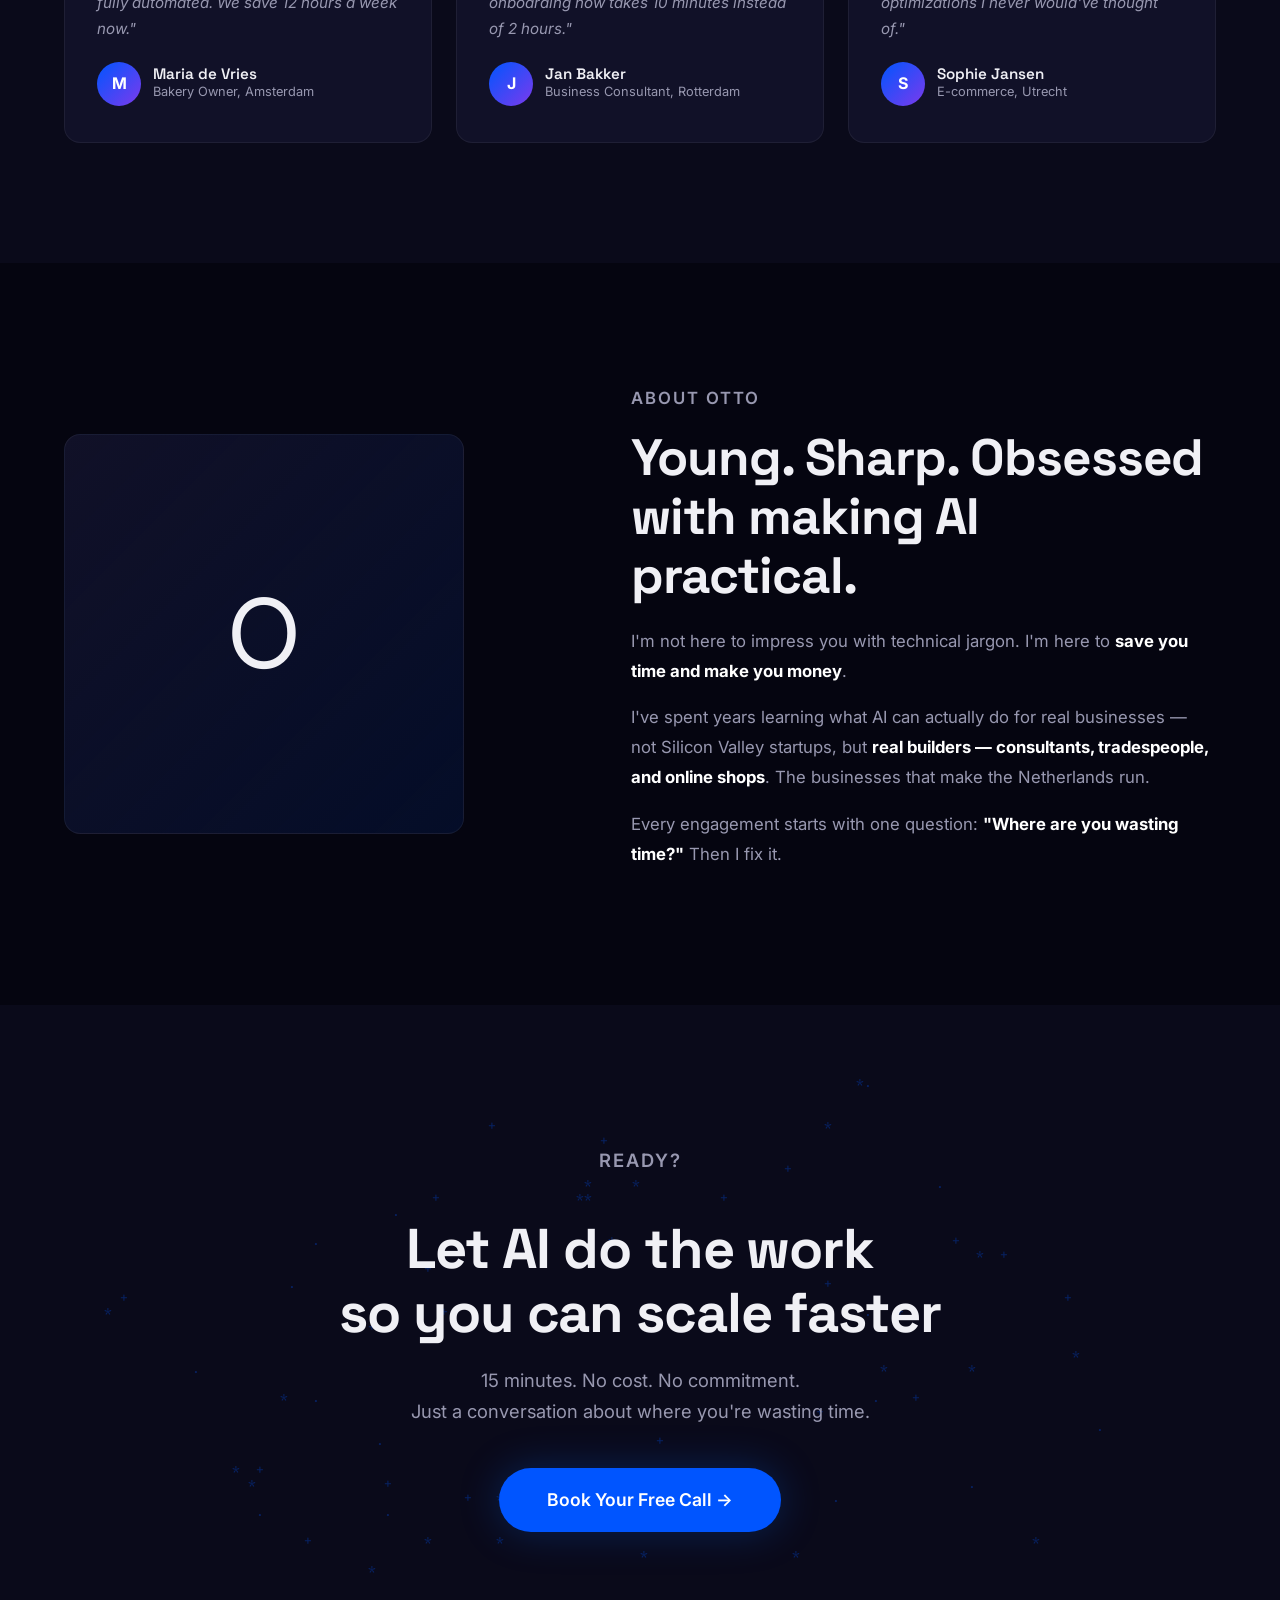
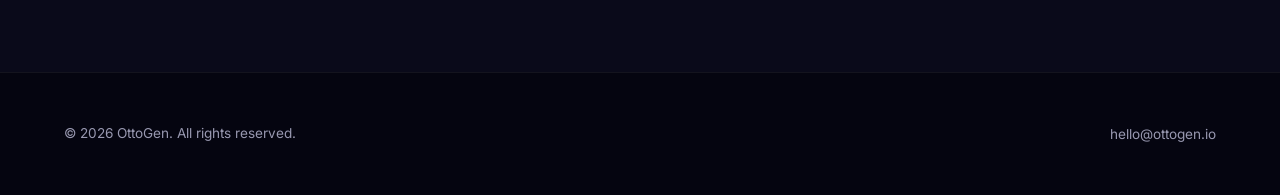
<file: vdr/ottogen/ottogen-website/index.html>
<!DOCTYPE html>
<html lang="en">
<head>
<meta charset="UTF-8">
<meta name="viewport" content="width=device-width, initial-scale=1.0">
<title>OttoGen — AI for Your Business</title>
<link rel="icon" type="image/svg+xml" href="favicon.svg">
<meta name="description" content="I bring AI to businesses that don't have time to figure it out. Save 10-15 hours per week with practical AI solutions.">
<link rel="preconnect" href="https://fonts.googleapis.com">
<link rel="preconnect" href="https://fonts.gstatic.com" crossorigin>
<link href="https://fonts.googleapis.com/css2?family=Inter:wght@400;500;600&family=Space+Grotesk:wght@500;600;700&family=JetBrains+Mono:wght@400;500&display=swap" rel="stylesheet">
<style>
*,*::before,*::after{margin:0;padding:0;box-sizing:border-box}
:root{
  --blue:#0055ff;--blue-glow:#0066ff40;--bg:#050510;--bg2:#0a0a1a;
  --surface:#111128;--surface-hover:#16163a;--text:#f0f0f5;--text2:#9898b0;
  --radius:16px;--max:1200px;
}
html{scroll-behavior:smooth;-webkit-font-smoothing:antialiased;scroll-snap-type:none}
*{-webkit-overflow-scrolling:touch}
body{font-family:'Inter',system-ui,sans-serif;background:var(--bg);color:var(--text);line-height:1.6;overflow-x:hidden}
h1,h2,h3,h4{font-family:'Space Grotesk','Inter',sans-serif;line-height:1.15;font-weight:700}
a{color:var(--blue);text-decoration:none}
img{max-width:100%;display:block}
.container{max-width:var(--max);margin:0 auto;padding:0 24px}

/* ASCII BACKGROUNDS */
.ascii-bg{position:absolute;inset:0;overflow:hidden;pointer-events:none;z-index:0}
.ascii-bg pre{position:absolute;top:0;left:0;width:100%;height:100%;margin:0;padding:0;font-family:'JetBrains Mono',monospace;font-size:13px;line-height:1.1;color:rgba(0,85,255,.3);overflow:hidden;white-space:pre;user-select:none;will-change:contents;contain:strict}

/* NAV */
nav{position:fixed;top:0;left:0;right:0;z-index:100;padding:20px 0;transition:background .3s,backdrop-filter .3s}
nav.scrolled{background:rgba(5,5,16,.85);backdrop-filter:blur(20px);border-bottom:1px solid rgba(255,255,255,.06)}
nav .container{display:flex;align-items:center;justify-content:space-between}
.logo{font-family:'Space Grotesk',sans-serif;font-size:1.4rem;font-weight:700;color:#fff;letter-spacing:-.5px;display:flex;align-items:center;gap:10px}
.logo span{color:var(--blue)}
.logo-icon{flex-shrink:0}
nav ul{display:flex;gap:32px;list-style:none}
nav ul a{color:var(--text2);font-size:.9rem;font-weight:500;transition:color .2s}
nav ul a:hover{color:#fff}
.nav-cta{background:var(--blue);color:#fff!important;padding:10px 24px;border-radius:50px;font-weight:600;font-size:.9rem;transition:transform .2s,box-shadow .2s}
.nav-cta:hover{transform:translateY(-1px);box-shadow:0 4px 24px var(--blue-glow)}
.menu-toggle{display:none;background:none;border:none;color:#fff;font-size:1.5rem;cursor:pointer}

/* HERO */
.hero{position:relative;min-height:100vh;display:flex;align-items:center;justify-content:center;text-align:center;padding:120px 24px 80px;overflow:hidden}
.hero-content{position:relative;z-index:2;max-width:800px}
.hero-badge{display:inline-flex;align-items:center;gap:8px;background:rgba(0,85,255,.12);border:1px solid rgba(0,85,255,.25);border-radius:50px;padding:8px 20px;font-size:.85rem;color:var(--blue);font-weight:500;margin-bottom:32px}
.hero-badge::before{content:'';width:8px;height:8px;background:var(--blue);border-radius:50%;animation:pulse 2s infinite}
@keyframes pulse{0%,100%{opacity:1}50%{opacity:.4}}
.hero h1{font-size:clamp(2.5rem,6vw,4.5rem);letter-spacing:-.03em;margin-bottom:24px}
.hero h1 .gradient{background:linear-gradient(135deg,#fff 0%,var(--blue) 100%);-webkit-background-clip:text;-webkit-text-fill-color:transparent;background-clip:text}
.hero p{font-size:clamp(1.1rem,2vw,1.35rem);color:var(--text2);max-width:600px;margin:0 auto 40px;line-height:1.7}
.btn-group{display:flex;gap:16px;justify-content:center;flex-wrap:wrap}
.btn{display:inline-flex;align-items:center;gap:8px;padding:16px 36px;border-radius:50px;font-size:1rem;font-weight:600;font-family:'Inter',sans-serif;cursor:pointer;transition:all .25s;border:none}
.btn-primary{background:var(--blue);color:#fff;box-shadow:0 0 40px var(--blue-glow)}
.btn-primary:hover{transform:translateY(-2px);box-shadow:0 8px 40px rgba(0,85,255,.35)}
.btn-secondary{background:rgba(255,255,255,.06);color:#fff;border:1px solid rgba(255,255,255,.1)}
.btn-secondary:hover{background:rgba(255,255,255,.1);transform:translateY(-2px)}
.scroll-hint{position:absolute;bottom:40px;left:50%;transform:translateX(-50%);display:flex;flex-direction:column;align-items:center;gap:8px;color:var(--text2);font-size:.8rem;animation:float 3s ease-in-out infinite}
@keyframes float{0%,100%{transform:translateX(-50%) translateY(0)}50%{transform:translateX(-50%) translateY(8px)}}
.scroll-hint svg{width:24px;height:24px;stroke:var(--text2)}

/* SECTIONS */
section{padding:120px 0;position:relative}
.section-label{font-size:.85rem;font-weight:600;color:var(--blue);text-transform:uppercase;letter-spacing:2px;margin-bottom:16px}
.section-title{font-size:clamp(2rem,4vw,3.2rem);letter-spacing:-.02em;margin-bottom:20px}
.section-subtitle{font-size:1.1rem;color:var(--text2);max-width:600px;line-height:1.7}
.section-header{text-align:center;margin-bottom:72px;position:relative;z-index:2}
.section-header .section-subtitle{margin:0 auto}

/* REVEAL */
.reveal{opacity:0;transform:translateY(30px);transition:opacity 1s cubic-bezier(.16,1,.3,1),transform 1s cubic-bezier(.16,1,.3,1);will-change:opacity,transform}
.reveal.visible{opacity:1;transform:translateY(0)}
.reveal-delay-1{transition-delay:.1s}
.reveal-delay-2{transition-delay:.2s}
.reveal-delay-3{transition-delay:.3s}

/* TOOL MARQUEE */
.tool-marquee{padding:60px 0;background:var(--bg);border-top:1px solid rgba(255,255,255,.04);border-bottom:1px solid rgba(255,255,255,.04);overflow:hidden;position:relative}
.tool-marquee p{text-align:center;color:var(--text2);font-size:.8rem;text-transform:uppercase;letter-spacing:3px;margin-bottom:28px;font-weight:500;position:relative;z-index:2}
.marquee-track{display:flex;gap:60px;animation:marquee 25s linear infinite;width:max-content;position:relative;z-index:2}
.marquee-track:hover{animation-play-state:paused}
@keyframes marquee{0%{transform:translateX(0)}100%{transform:translateX(-50%)}}
.tool-logo{display:flex;align-items:center;gap:10px;color:var(--text2);font-family:'Space Grotesk',sans-serif;font-size:.95rem;font-weight:600;white-space:nowrap;opacity:.5;transition:opacity .3s}
.tool-logo:hover{opacity:1}
.tool-logo svg{width:28px;height:28px;flex-shrink:0}

/* PAIN SECTION */
.pain{background:var(--bg);position:relative;overflow:hidden}
.pain-grid{display:grid;grid-template-columns:1fr 1fr;gap:80px;align-items:center;position:relative;z-index:2}
.pain-text .section-title{text-align:left}
.pain-text .section-subtitle{max-width:none}
.pain-quote{font-size:1.5rem;font-weight:600;font-family:'Space Grotesk',sans-serif;color:#fff;line-height:1.4;margin-top:32px;padding-left:24px;border-left:3px solid var(--blue)}
.pain-visual{position:relative;display:flex;justify-content:center;align-items:center;min-height:400px}
.pain-circle{width:320px;height:320px;border-radius:50%;background:radial-gradient(circle at 30% 30%,rgba(0,85,255,.2),transparent 70%);border:1px solid rgba(0,85,255,.15);display:flex;flex-direction:column;align-items:center;justify-content:center;text-align:center;padding:40px}
.pain-circle .big-num{font-size:4rem;font-weight:700;font-family:'Space Grotesk',sans-serif;color:var(--blue)}
.pain-circle p{color:var(--text2);font-size:.95rem;margin-top:8px}

/* AI SYSTEMS — Connection Hub */
.systems-section{background:var(--bg2);padding:100px 0;position:relative;overflow:hidden}
.systems-grid{display:grid;grid-template-columns:1fr 1fr;gap:60px;align-items:center;position:relative;z-index:2}
.systems-text{position:relative;z-index:2}
.systems-text h2{font-size:clamp(1.8rem,3.5vw,2.8rem);margin-bottom:20px;letter-spacing:-.02em}
.systems-text p{color:var(--text2);font-size:1.05rem;line-height:1.8;margin-bottom:16px}
.systems-text .highlight{color:var(--blue);font-weight:600}

/* Hub Visual */
.hub-visual{position:relative;width:100%;max-width:460px;aspect-ratio:1;margin:0 auto}
.hub-center{position:absolute;top:50%;left:50%;transform:translate(-50%,-50%);width:80px;height:80px;border-radius:50%;background:linear-gradient(135deg,var(--blue),#7c3aed);display:flex;align-items:center;justify-content:center;font-weight:700;font-size:.75rem;color:#fff;font-family:'Space Grotesk',sans-serif;z-index:3;box-shadow:0 0 40px var(--blue-glow),0 0 80px rgba(0,85,255,.15)}
.hub-ring{position:absolute;top:50%;left:50%;border-radius:50%;border:1px solid rgba(0,85,255,.1);transform:translate(-50%,-50%)}
.hub-ring-1{width:200px;height:200px;animation:hubPulse 4s ease-in-out infinite}
.hub-ring-2{width:320px;height:320px;animation:hubPulse 4s ease-in-out infinite .5s}
.hub-ring-3{width:420px;height:420px;animation:hubPulse 4s ease-in-out infinite 1s}
@keyframes hubPulse{0%,100%{opacity:.3;border-color:rgba(0,85,255,.08)}50%{opacity:1;border-color:rgba(0,85,255,.2)}}
.hub-node{position:absolute;width:52px;height:52px;border-radius:14px;background:var(--surface);border:1px solid rgba(255,255,255,.1);display:flex;align-items:center;justify-content:center;font-size:.55rem;color:var(--text2);font-weight:700;font-family:'JetBrains Mono',monospace;z-index:3;text-align:center;line-height:1.2;transition:all .3s}
.hub-node:hover{border-color:var(--blue);box-shadow:0 0 20px var(--blue-glow);transform:scale(1.1)}
.hub-line{position:absolute;top:0;left:0;width:100%;height:100%;z-index:1;pointer-events:none}

/* CHAT INTERFACE */
.ai-demo{background:var(--bg);padding:100px 0;overflow:hidden;position:relative}
.demo-grid{display:grid;grid-template-columns:1fr 1fr;gap:60px;align-items:center;position:relative;z-index:2}
.chat-phone{background:rgba(0,0,0,.5);border:1px solid rgba(255,255,255,.08);border-radius:24px;overflow:hidden;max-width:420px;margin:0 auto}
.chat-header{display:flex;align-items:center;gap:12px;padding:16px 20px;background:rgba(0,0,0,.4);border-bottom:1px solid rgba(255,255,255,.06)}
.chat-avatar{width:40px;height:40px;border-radius:50%;background:linear-gradient(135deg,var(--blue),#7c3aed);display:flex;align-items:center;justify-content:center;font-weight:700;font-size:.85rem;color:#fff;flex-shrink:0}
.chat-header-info h4{font-size:.95rem;font-weight:600;color:#fff}
.chat-header-info span{font-size:.75rem;color:#28c840}
.chat-body{padding:16px;height:400px;overflow-y:auto;display:flex;flex-direction:column;gap:12px;background:rgba(5,5,16,.6)}
.chat-msg{max-width:85%;display:flex;flex-direction:column;gap:4px;opacity:0;animation:chatIn .4s forwards}
.chat-msg.user{align-self:flex-end}
.chat-msg.ai{align-self:flex-start}
.chat-bubble{padding:10px 14px;border-radius:16px;font-size:.9rem;line-height:1.5;position:relative}
.chat-msg.user .chat-bubble{background:var(--blue);color:#fff;border-bottom-right-radius:4px}
.chat-msg.ai .chat-bubble{background:var(--surface);color:var(--text);border:1px solid rgba(255,255,255,.06);border-bottom-left-radius:4px}
.chat-time{font-size:.65rem;color:var(--text2);padding:0 4px}
.chat-msg.user .chat-time{text-align:right}
.chat-read{font-size:.6rem;color:var(--blue);text-align:right;padding-right:4px}
@keyframes chatIn{from{opacity:0;transform:translateY(12px)}to{opacity:1;transform:translateY(0)}}
.chat-card{background:rgba(0,0,0,.3);border:1px solid rgba(255,255,255,.08);border-radius:12px;padding:12px;margin-top:8px}
.chat-card-row{display:flex;justify-content:space-between;align-items:center;gap:12px;font-size:.8rem;color:var(--text2)}
.chat-card-row strong{color:#fff;font-size:.95rem}
.chat-card-stats{display:flex;gap:12px;margin-top:8px;font-size:.75rem;color:var(--text2)}
.chat-card-stats span{display:flex;align-items:center;gap:4px}
.chat-progress{width:100%;height:6px;background:rgba(255,255,255,.06);border-radius:3px;margin-top:8px;overflow:hidden}
.chat-progress-fill{height:100%;background:linear-gradient(90deg,#28c840,#28c840);border-radius:3px;animation:progressGrow 1.5s ease forwards}
@keyframes progressGrow{from{width:0}to{width:var(--pw,60%)}}
.chat-thumbs{display:flex;gap:6px;margin-top:8px}
.chat-thumb{width:44px;height:44px;border-radius:8px;background:var(--surface);border:1px solid rgba(255,255,255,.08);display:flex;align-items:center;justify-content:center;font-size:1.1rem}
.chat-collapsed{margin-top:8px;background:rgba(0,0,0,.25);border:1px solid rgba(255,255,255,.06);border-radius:8px;padding:8px 12px;font-size:.8rem;color:var(--text2);cursor:pointer;display:flex;align-items:center;gap:6px}
.chat-collapsed::before{content:'▶';font-size:.6rem;color:var(--blue)}
.chat-typing{align-self:flex-start;display:flex;gap:4px;padding:12px 16px;background:var(--surface);border-radius:16px;border-bottom-left-radius:4px;border:1px solid rgba(255,255,255,.06);opacity:0}
.chat-typing.visible{opacity:1}
.chat-typing span{width:7px;height:7px;background:var(--text2);border-radius:50%;animation:typingBounce 1.4s infinite}
.chat-typing span:nth-child(2){animation-delay:.2s}
.chat-typing span:nth-child(3){animation-delay:.4s}
@keyframes typingBounce{0%,60%,100%{transform:translateY(0)}30%{transform:translateY(-6px)}}
.chat-input-bar{display:flex;align-items:center;gap:8px;padding:12px 16px;background:rgba(0,0,0,.3);border-top:1px solid rgba(255,255,255,.06)}
.chat-input-bar input{flex:1;background:var(--surface);border:1px solid rgba(255,255,255,.06);border-radius:50px;padding:10px 16px;color:var(--text);font-size:.85rem;font-family:'Inter',sans-serif;outline:none}
.chat-input-bar button{width:36px;height:36px;border-radius:50%;background:var(--blue);border:none;color:#fff;font-size:1rem;cursor:pointer;display:flex;align-items:center;justify-content:center}

/* SERVICES */
.services{background:var(--bg2);position:relative;overflow:hidden}
.service-cards{display:grid;grid-template-columns:repeat(3,1fr);gap:24px;position:relative;z-index:2}
.service-card{background:var(--surface);border:1px solid rgba(255,255,255,.06);border-radius:var(--radius);padding:40px 32px;transition:all .35s cubic-bezier(.16,1,.3,1);position:relative;overflow:hidden}
.service-card::before{content:'';position:absolute;top:0;left:0;right:0;height:2px;background:linear-gradient(90deg,transparent,var(--blue),transparent);opacity:0;transition:opacity .35s}
.service-card:hover{transform:translateY(-4px);border-color:rgba(0,85,255,.2);box-shadow:0 20px 60px rgba(0,0,0,.4)}
.service-card:hover::before{opacity:1}
.service-icon{width:56px;height:56px;border-radius:14px;background:rgba(0,85,255,.1);display:flex;align-items:center;justify-content:center;margin-bottom:24px}
.service-icon svg{width:28px;height:28px;stroke:var(--blue);fill:none;stroke-width:1.5;stroke-linecap:round;stroke-linejoin:round}
.service-card h3{font-size:1.4rem;margin-bottom:8px}
.service-price{color:var(--blue);font-weight:600;font-size:1rem;margin-bottom:16px}
.service-card p{color:var(--text2);font-size:.95rem;line-height:1.7}
.service-card.featured{border-color:rgba(0,85,255,.3);background:linear-gradient(180deg,rgba(0,85,255,.06) 0%,var(--surface) 100%)}
.popular-tag{position:absolute;top:16px;right:16px;background:var(--blue);color:#fff;font-size:.75rem;font-weight:600;padding:4px 12px;border-radius:50px}

/* FEATURE TABS */
.feature-tabs{background:var(--bg);padding:120px 0;position:relative;overflow:hidden}
.tabs-container{max-width:900px;margin:0 auto;position:relative;z-index:2}
.tab-buttons{display:flex;gap:4px;background:var(--surface);border-radius:12px;padding:4px;margin-bottom:40px}
.tab-btn{flex:1;padding:14px 24px;border:none;background:transparent;color:var(--text2);font-family:'Inter',sans-serif;font-size:.95rem;font-weight:500;border-radius:10px;cursor:pointer;transition:all .3s}
.tab-btn.active{background:var(--blue);color:#fff;box-shadow:0 4px 20px var(--blue-glow)}
.tab-btn:hover:not(.active){color:#fff;background:rgba(255,255,255,.05)}
.tab-panel{display:none;animation:fadeTab .4s ease}
.tab-panel.active{display:grid;grid-template-columns:1fr 1fr;gap:40px;align-items:center}
@keyframes fadeTab{from{opacity:0;transform:translateY(12px)}to{opacity:1;transform:translateY(0)}}
.tab-content h3{font-size:1.6rem;margin-bottom:16px;font-family:'Space Grotesk',sans-serif}
.tab-content p{color:var(--text2);font-size:1rem;line-height:1.8;margin-bottom:12px}
.tab-content ul{list-style:none;margin-top:16px}
.tab-content ul li{color:var(--text2);font-size:.95rem;padding:8px 0;padding-left:24px;position:relative}
.tab-content ul li::before{content:'→';position:absolute;left:0;color:var(--blue);font-weight:600}
.tab-visual{background:var(--surface);border:1px solid rgba(255,255,255,.06);border-radius:12px;padding:32px;min-height:280px;display:flex;align-items:center;justify-content:center}
.tab-visual .metric{text-align:center}
.tab-visual .metric-num{font-size:3.5rem;font-family:'Space Grotesk',sans-serif;font-weight:700;color:var(--blue);line-height:1}
.tab-visual .metric-label{color:var(--text2);font-size:.9rem;margin-top:8px}
.tab-visual .metric-bar{width:100%;height:8px;background:rgba(255,255,255,.06);border-radius:4px;margin-top:20px;overflow:hidden}
.tab-visual .metric-fill{height:100%;background:linear-gradient(90deg,var(--blue),#7c3aed);border-radius:4px;transition:width 1.5s cubic-bezier(.16,1,.3,1)}

/* PROCESS STEPS — Rich Cards */
.steps{background:var(--bg2);padding:120px 0;position:relative;overflow:hidden}
.step-card{display:grid;grid-template-columns:1fr 1fr;gap:48px;align-items:center;margin-bottom:48px;padding:40px;background:var(--surface);border:1px solid rgba(255,255,255,.06);border-radius:20px;position:relative;z-index:2;transition:border-color .3s}
.step-card:hover{border-color:rgba(0,85,255,.15)}
.step-card:last-child{margin-bottom:0}
.step-card:nth-child(even){direction:rtl}
.step-card:nth-child(even) > *{direction:ltr}
.step-card-text{position:relative}
.step-badge{display:inline-flex;align-items:center;gap:8px;background:rgba(0,85,255,.1);border:1px solid rgba(0,85,255,.2);border-radius:50px;padding:6px 16px;font-size:.8rem;font-weight:600;color:var(--blue);font-family:'JetBrains Mono',monospace;margin-bottom:20px}
.step-card-text h3{font-size:clamp(1.3rem,2.5vw,1.8rem);margin-bottom:12px;font-family:'Space Grotesk',sans-serif}
.step-card-text p{color:var(--text2);font-size:.95rem;line-height:1.7}
.step-pills{display:flex;flex-wrap:wrap;gap:6px;margin-top:16px}
.step-pill{background:rgba(0,85,255,.08);border:1px solid rgba(0,85,255,.15);border-radius:50px;padding:4px 12px;font-size:.75rem;color:var(--blue);font-weight:500}

/* Step Visuals */
.step-visual{position:relative;width:100%;aspect-ratio:4/3;max-width:400px;margin:0 auto;display:flex;align-items:center;justify-content:center}

/* Step 1: Radar */
.radar-container{position:relative;width:300px;height:300px}
.radar-circle{position:absolute;top:50%;left:50%;border-radius:50%;border:1px solid rgba(0,85,255,.15);transform:translate(-50%,-50%)}
.radar-circle:nth-child(1){width:100%;height:100%}
.radar-circle:nth-child(2){width:70%;height:70%}
.radar-circle:nth-child(3){width:40%;height:40%}
.radar-beam{position:absolute;top:50%;left:50%;width:50%;height:2px;background:linear-gradient(90deg,rgba(0,85,255,.8),transparent);transform-origin:left center;animation:radarSpin 3s linear infinite}
@keyframes radarSpin{from{transform:rotate(0deg)}to{transform:rotate(360deg)}}
.radar-dot{position:absolute;width:10px;height:10px;border-radius:50%;background:var(--blue);box-shadow:0 0 12px var(--blue);animation:radarBlink 3s ease-in-out infinite}
.radar-dot:nth-child(5){top:22%;left:65%;animation-delay:0s}
.radar-dot:nth-child(6){top:58%;left:25%;animation-delay:1s}
.radar-dot:nth-child(7){top:38%;left:72%;animation-delay:2s}
.radar-dot-label{position:absolute;font-size:.65rem;color:var(--blue);font-family:'JetBrains Mono',monospace;white-space:nowrap;padding:2px 6px;background:rgba(0,85,255,.1);border-radius:4px;pointer-events:none}
@keyframes radarBlink{0%,100%{opacity:.3;transform:scale(.8)}50%{opacity:1;transform:scale(1.2)}}

/* Step 2: Connection Diagram */
.connect-container{position:relative;width:320px;height:320px}
.connect-hub{position:absolute;top:50%;left:50%;transform:translate(-50%,-50%);width:64px;height:64px;border-radius:50%;background:linear-gradient(135deg,var(--blue),#7c3aed);display:flex;align-items:center;justify-content:center;font-weight:700;font-size:.7rem;color:#fff;font-family:'Space Grotesk',sans-serif;z-index:2;box-shadow:0 0 30px var(--blue-glow)}
.connect-node{position:absolute;width:44px;height:44px;border-radius:50%;background:var(--surface);border:1px solid rgba(255,255,255,.12);display:flex;align-items:center;justify-content:center;z-index:2}
.connect-node svg{width:20px;height:20px;stroke:var(--text2);fill:none;stroke-width:1.5;stroke-linecap:round;stroke-linejoin:round}
.connect-node:nth-child(2){top:8%;left:50%;transform:translateX(-50%)}
.connect-node:nth-child(3){top:50%;right:4%;transform:translateY(-50%)}
.connect-node:nth-child(4){bottom:8%;left:50%;transform:translateX(-50%)}
.connect-node:nth-child(5){top:50%;left:4%;transform:translateY(-50%)}
.connect-line{position:absolute;top:50%;left:50%;width:50%;height:2px;transform-origin:left center;z-index:1}
.connect-line::after{content:'';position:absolute;top:0;left:0;width:100%;height:100%;background:linear-gradient(90deg,var(--blue),transparent);animation:lineFlow 2s ease-in-out infinite}
.connect-line:nth-child(6){transform:rotate(-90deg)}
.connect-line:nth-child(7){transform:rotate(0deg)}
.connect-line:nth-child(8){transform:rotate(90deg)}
.connect-line:nth-child(9){transform:rotate(180deg)}
@keyframes lineFlow{0%,100%{opacity:.2}50%{opacity:1}}
.connect-line:nth-child(7)::after{animation-delay:.5s}
.connect-line:nth-child(8)::after{animation-delay:1s}
.connect-line:nth-child(9)::after{animation-delay:1.5s}

/* Step 3: Chat bubbles */
.bubbles-container{position:relative;width:300px;height:300px}
.task-bubble{position:absolute;background:var(--surface);border:1px solid rgba(255,255,255,.08);border-radius:12px;padding:10px 14px;font-size:.75rem;color:var(--text2);display:flex;align-items:center;gap:8px;opacity:0;animation:bubblePop .5s forwards;white-space:nowrap}
.task-bubble .emoji{font-size:1rem}
.task-bubble:nth-child(1){top:10%;left:5%;animation-delay:0s}
.task-bubble:nth-child(2){top:30%;right:5%;animation-delay:.8s}
.task-bubble:nth-child(3){top:55%;left:10%;animation-delay:1.6s}
.task-bubble:nth-child(4){bottom:10%;right:10%;animation-delay:2.4s}
@keyframes bubblePop{from{opacity:0;transform:scale(.8) translateY(10px)}to{opacity:1;transform:scale(1) translateY(0)}}

/* Step 4: Growing chart */
.chart-container{position:relative;width:300px;height:240px;display:flex;align-items:flex-end;gap:16px;padding-bottom:24px;border-bottom:1px solid rgba(255,255,255,.08)}
.chart-bar{flex:1;background:linear-gradient(180deg,var(--blue),rgba(0,85,255,.3));border-radius:8px 8px 0 0;animation:growBar 1.5s ease forwards;transform-origin:bottom}
.chart-bar:nth-child(1){animation-delay:0s}
.chart-bar:nth-child(2){animation-delay:.2s}
.chart-bar:nth-child(3){animation-delay:.4s}
.chart-bar:nth-child(4){animation-delay:.6s}
.chart-bar:nth-child(5){animation-delay:.8s}
.chart-bar:nth-child(6){animation-delay:1s}
@keyframes growBar{from{height:0}to{height:var(--h,50%)}}
.chart-trend{position:absolute;top:0;right:0;font-family:'Space Grotesk',sans-serif;font-size:1.8rem;font-weight:700;color:#28c840}
.chart-trend-sub{position:absolute;top:36px;right:0;font-size:.8rem;color:var(--text2)}

/* STATS */
.stats{background:var(--bg);padding:80px 0;position:relative}
.stats-grid{display:grid;grid-template-columns:repeat(4,1fr);gap:32px;text-align:center;position:relative;z-index:2}
.stat-num{font-size:clamp(2.5rem,4vw,3.5rem);font-family:'Space Grotesk',sans-serif;font-weight:700;color:var(--blue)}
.stat-label{color:var(--text2);font-size:.9rem;margin-top:4px}

/* TESTIMONIALS */
.testimonials{background:var(--bg2);position:relative;overflow:hidden}
.testimonial-cards{display:grid;grid-template-columns:repeat(3,1fr);gap:24px;position:relative;z-index:2}
.testimonial-card{background:var(--surface);border:1px solid rgba(255,255,255,.06);border-radius:var(--radius);padding:36px 32px;transition:all .3s}
.testimonial-card:hover{border-color:rgba(0,85,255,.15)}
.stars{color:#f5a623;font-size:1.1rem;margin-bottom:16px;letter-spacing:2px}
.testimonial-card blockquote{color:var(--text2);font-size:.95rem;line-height:1.7;font-style:italic;margin-bottom:20px}
.testimonial-author{display:flex;align-items:center;gap:12px}
.author-avatar{width:44px;height:44px;border-radius:50%;background:linear-gradient(135deg,var(--blue),#7c3aed);display:flex;align-items:center;justify-content:center;font-weight:700;font-size:1rem;color:#fff}
.author-info h4{font-size:.95rem;font-weight:600}
.author-info p{font-size:.8rem;color:var(--text2)}

/* ABOUT */
.about{background:var(--bg);position:relative;overflow:hidden}
.about-grid{display:grid;grid-template-columns:1fr 1.2fr;gap:80px;align-items:center;position:relative;z-index:2}
.about-photo{width:100%;max-width:400px;aspect-ratio:1;border-radius:var(--radius);background:linear-gradient(135deg,var(--surface),rgba(0,85,255,.1));border:1px solid rgba(255,255,255,.06);display:flex;align-items:center;justify-content:center;font-size:6rem;filter:grayscale(0)}
.about-text .section-title{text-align:left}
.about-text p{color:var(--text2);font-size:1.05rem;line-height:1.8;margin-bottom:16px}
.about-text p strong{color:#fff}

/* CTA */
.cta-section{background:var(--bg2);padding:140px 0;text-align:center;position:relative;overflow:hidden}
.cta-section .section-title{font-size:clamp(2.2rem,4.5vw,3.5rem);margin-bottom:20px;position:relative;z-index:2}
.cta-section p{color:var(--text2);font-size:1.15rem;max-width:500px;margin:0 auto 40px;line-height:1.7;position:relative;z-index:2}
.cta-section .section-label{position:relative;z-index:2}
.cta-section .btn{position:relative;z-index:2}

/* FOOTER */
footer{background:var(--bg);border-top:1px solid rgba(255,255,255,.06);padding:48px 0}
footer .container{display:flex;justify-content:space-between;align-items:center;flex-wrap:wrap;gap:16px}
footer p{color:var(--text2);font-size:.85rem}
footer a{color:var(--text2);font-size:.85rem;transition:color .2s}
footer a:hover{color:#fff}

/* MOBILE */
@media(max-width:1024px){
  .service-cards,.testimonial-cards{grid-template-columns:1fr 1fr}
  .stats-grid{grid-template-columns:1fr 1fr}
  .pain-grid,.about-grid,.systems-grid,.demo-grid{grid-template-columns:1fr;gap:48px}
  .step-card,.step-card:nth-child(even){grid-template-columns:1fr;direction:ltr;gap:32px;padding:28px}
  .step-card:nth-child(even) > *{direction:ltr}
  .pain-visual{display:none}
  .tab-panel.active{grid-template-columns:1fr}
}
@media(max-width:768px){
  nav ul.nav-links{display:none;position:absolute;top:100%;left:0;right:0;background:rgba(5,5,16,.95);backdrop-filter:blur(20px);flex-direction:column;padding:24px;gap:20px;border-bottom:1px solid rgba(255,255,255,.06)}
  nav ul.nav-links.open{display:flex}
  .menu-toggle{display:block}
  .service-cards,.testimonial-cards{grid-template-columns:1fr}
  section{padding:80px 0}
  .hero{min-height:90vh;padding:100px 24px 60px}
  .tab-buttons{flex-direction:column}
  .marquee-track{gap:40px}
}
</style>
</head>
<body>

<!-- NAV -->
<nav>
  <div class="container">
    <a href="#" class="logo"><svg class="logo-icon" width="42" height="42" viewBox="0 0 240 240"><defs><filter id="lg"><feGaussianBlur stdDeviation="4"/></filter></defs><circle cx="120" cy="120" r="72" fill="none" stroke="#0055ff" stroke-width="2.5" opacity=".18" stroke-dasharray="6 6"/><line x1="68" y1="72" x2="172" y2="68" stroke="#0055ff" stroke-width="2.5" opacity=".4"/><line x1="172" y1="68" x2="178" y2="168" stroke="#0055ff" stroke-width="2.5" opacity=".4"/><line x1="178" y1="168" x2="80" y2="182" stroke="#0055ff" stroke-width="2.5" opacity=".4"/><line x1="80" y1="182" x2="55" y2="120" stroke="#0055ff" stroke-width="2.5" opacity=".4"/><line x1="55" y1="120" x2="68" y2="72" stroke="#0055ff" stroke-width="2.5" opacity=".4"/><circle cx="68" cy="72" r="12" fill="#0055ff" filter="url(#lg)"/><circle cx="172" cy="68" r="12" fill="#0055ff" filter="url(#lg)"/><circle cx="178" cy="168" r="12" fill="#0055ff" filter="url(#lg)"/><circle cx="80" cy="182" r="12" fill="#0055ff" filter="url(#lg)"/><circle cx="55" cy="120" r="12" fill="#0055ff" filter="url(#lg)"/><circle cx="120" cy="120" r="7" fill="#fff"/></svg>Otto<span>Gen</span></a>
    <ul class="nav-links">
      <li><a href="#systems">AI Systems</a></li>
      <li><a href="#services">Pricing</a></li>
      <li><a href="#how">Process</a></li>
      <li><a href="#about">About</a></li>
      <li><a href="#contact" class="nav-cta">Book a Free Call</a></li>
    </ul>
    <button class="menu-toggle" aria-label="Menu" onclick="document.querySelector('.nav-links').classList.toggle('open')">☰</button>
  </div>
</nav>

<!-- HERO (ASCII waves background) -->
<section class="hero">
  <div class="ascii-bg"><pre id="ascii-hero"></pre></div>
  <div class="hero-content">
    <div class="hero-badge reveal">Currently onboarding new pilot partners</div>
    <h1 class="reveal reveal-delay-1">AI systems that<br><span class="gradient">run your business</span><br>while you grow it</h1>
    <p class="reveal reveal-delay-2">No coding. No complexity. Just real AI systems that automate your operations, sales, and content — so you stop trading time for money.</p>
    <div class="btn-group reveal reveal-delay-3">
      <a href="#contact" class="btn btn-primary">Book a Free Call →</a>
      <a href="#systems" class="btn btn-secondary">See How It Works</a>
    </div>
  </div>
  <div class="scroll-hint">
    <svg viewBox="0 0 24 24" fill="none" stroke="currentColor" stroke-width="2"><path d="M12 5v14M19 12l-7 7-7-7"/></svg>
  </div>
</section>

<!-- TOOL MARQUEE -->
<div class="tool-marquee">
  <p>Powered by industry-standard AI technology</p>
  <div class="marquee-track" id="marquee">
    <div class="tool-logo"><svg viewBox="0 0 28 28"><circle cx="14" cy="14" r="12" fill="none" stroke="currentColor" stroke-width="1.5"/><path d="M14 8v6l4 3" fill="none" stroke="currentColor" stroke-width="1.5" stroke-linecap="round"/></svg>OpenAI</div>
    <div class="tool-logo"><svg viewBox="0 0 28 28"><rect x="4" y="4" width="20" height="20" rx="4" fill="none" stroke="currentColor" stroke-width="1.5"/><path d="M10 14h8M14 10v8" fill="none" stroke="currentColor" stroke-width="1.5" stroke-linecap="round"/></svg>Make</div>
    <div class="tool-logo"><svg viewBox="0 0 28 28"><path d="M6 14l6-8v6h4l-6 8v-6H6z" fill="none" stroke="currentColor" stroke-width="1.5" stroke-linejoin="round"/></svg>Zapier</div>
    <div class="tool-logo"><svg viewBox="0 0 28 28"><rect x="5" y="5" width="18" height="18" rx="2" fill="none" stroke="currentColor" stroke-width="1.5"/><path d="M5 11h18M11 11v12" fill="none" stroke="currentColor" stroke-width="1.5"/></svg>Notion</div>
    <div class="tool-logo"><svg viewBox="0 0 28 28"><path d="M8 18l4-8 4 4 4-6" fill="none" stroke="currentColor" stroke-width="1.5" stroke-linecap="round" stroke-linejoin="round"/><rect x="4" y="4" width="20" height="20" rx="3" fill="none" stroke="currentColor" stroke-width="1.5"/></svg>Apollo.io</div>
    <div class="tool-logo"><svg viewBox="0 0 28 28"><circle cx="14" cy="14" r="10" fill="none" stroke="currentColor" stroke-width="1.5"/><path d="M10 14a4 4 0 008 0" fill="none" stroke="currentColor" stroke-width="1.5"/><circle cx="10" cy="11" r="1" fill="currentColor"/><circle cx="18" cy="11" r="1" fill="currentColor"/></svg>Retell.ai</div>
    <div class="tool-logo"><svg viewBox="0 0 28 28"><path d="M14 4l8 5v10l-8 5-8-5V9l8-5z" fill="none" stroke="currentColor" stroke-width="1.5" stroke-linejoin="round"/></svg>Claude</div>
    <div class="tool-logo"><svg viewBox="0 0 28 28"><path d="M4 8h20M4 14h20M4 20h12" fill="none" stroke="currentColor" stroke-width="1.5" stroke-linecap="round"/><circle cx="22" cy="20" r="3" fill="none" stroke="currentColor" stroke-width="1.5"/></svg>Google Sheets</div>
    <!-- Duplicate for infinite scroll -->
    <div class="tool-logo"><svg viewBox="0 0 28 28"><circle cx="14" cy="14" r="12" fill="none" stroke="currentColor" stroke-width="1.5"/><path d="M14 8v6l4 3" fill="none" stroke="currentColor" stroke-width="1.5" stroke-linecap="round"/></svg>OpenAI</div>
    <div class="tool-logo"><svg viewBox="0 0 28 28"><rect x="4" y="4" width="20" height="20" rx="4" fill="none" stroke="currentColor" stroke-width="1.5"/><path d="M10 14h8M14 10v8" fill="none" stroke="currentColor" stroke-width="1.5" stroke-linecap="round"/></svg>Make</div>
    <div class="tool-logo"><svg viewBox="0 0 28 28"><path d="M6 14l6-8v6h4l-6 8v-6H6z" fill="none" stroke="currentColor" stroke-width="1.5" stroke-linejoin="round"/></svg>Zapier</div>
    <div class="tool-logo"><svg viewBox="0 0 28 28"><rect x="5" y="5" width="18" height="18" rx="2" fill="none" stroke="currentColor" stroke-width="1.5"/><path d="M5 11h18M11 11v12" fill="none" stroke="currentColor" stroke-width="1.5"/></svg>Notion</div>
    <div class="tool-logo"><svg viewBox="0 0 28 28"><path d="M8 18l4-8 4 4 4-6" fill="none" stroke="currentColor" stroke-width="1.5" stroke-linecap="round" stroke-linejoin="round"/><rect x="4" y="4" width="20" height="20" rx="3" fill="none" stroke="currentColor" stroke-width="1.5"/></svg>Apollo.io</div>
    <div class="tool-logo"><svg viewBox="0 0 28 28"><circle cx="14" cy="14" r="10" fill="none" stroke="currentColor" stroke-width="1.5"/><path d="M10 14a4 4 0 008 0" fill="none" stroke="currentColor" stroke-width="1.5"/><circle cx="10" cy="11" r="1" fill="currentColor"/><circle cx="18" cy="11" r="1" fill="currentColor"/></svg>Retell.ai</div>
    <div class="tool-logo"><svg viewBox="0 0 28 28"><path d="M14 4l8 5v10l-8 5-8-5V9l8-5z" fill="none" stroke="currentColor" stroke-width="1.5" stroke-linejoin="round"/></svg>Claude</div>
    <div class="tool-logo"><svg viewBox="0 0 28 28"><path d="M4 8h20M4 14h20M4 20h12" fill="none" stroke="currentColor" stroke-width="1.5" stroke-linecap="round"/><circle cx="22" cy="20" r="3" fill="none" stroke="currentColor" stroke-width="1.5"/></svg>Google Sheets</div>
  </div>
</div>

<!-- PAIN (ASCII scattered particles bg) -->
<section class="pain">
  <!-- no ascii bg -->
  <div class="container">
    <div class="pain-grid">
      <div class="pain-text reveal">
        <p class="section-label">The Problem</p>
        <h2 class="section-title">You've heard AI can save hours. But who actually sets it up for YOUR business?</h2>
        <p class="section-subtitle">You're busy running things. You don't have time to learn prompt engineering, test 50 tools, or figure out what works. That's where I come in.</p>
        <p class="pain-quote reveal reveal-delay-1">"I knew AI could help — I just didn't know where to start."</p>
      </div>
      <div class="pain-visual reveal reveal-delay-2">
        <div class="pain-circle">
          <div class="big-num" data-count="73">0%</div>
          <p>of SMBs want to use AI<br>but don't know how</p>
        </div>
      </div>
    </div>
  </div>
</section>

<!-- AI SYSTEMS — Connection Hub (ASCII matrix rain bg) -->
<section class="systems-section" id="systems">
  <div class="ascii-bg"><pre id="ascii-systems"></pre></div>
  <div class="container">
    <div class="systems-grid">
      <div class="hub-visual reveal" id="hub-vis">
        <div class="hub-ring hub-ring-3"></div>
        <div class="hub-ring hub-ring-2"></div>
        <div class="hub-ring hub-ring-1"></div>
        <div class="hub-center">OttoGen</div>
        <!-- Nodes positioned by JS -->
        <svg class="hub-line" id="hub-lines"></svg>
      </div>
      <div class="systems-text reveal reveal-delay-1">
        <p class="section-label">AI Systems</p>
        <h2>Your AI Runs the<br>Business 24/7</h2>
        <p>One connected system that handles <span class="highlight">content creation</span>, <span class="highlight">lead generation</span>, <span class="highlight">follow-ups</span>, and <span class="highlight">revenue tracking</span> — so your business keeps running without you being online.</p>
        <p>Not a single chatbot. A complete operating system for your business, built with tools you already know.</p>
      </div>
    </div>
  </div>
</section>

<!-- AI CHAT DEMO (ASCII pulse bg) -->
<section class="ai-demo">
  <!-- no ascii bg -->
  <div class="container">
    <div class="demo-grid">
      <div class="reveal">
        <p class="section-label">Your AI Assistant</p>
        <h2 class="section-title" style="text-align:left">Just text it.<br>It handles the rest.</h2>
        <p class="section-subtitle">Talk to your AI like you'd text a colleague. It checks your leads, schedules posts, sends follow-ups — and shows you results with real data, not just words.</p>
        <div style="margin-top:32px;display:flex;flex-wrap:wrap;gap:8px">
          <span style="background:rgba(0,85,255,.1);border:1px solid rgba(0,85,255,.2);padding:6px 14px;border-radius:50px;font-size:.8rem;color:var(--blue)">Content</span>
          <span style="background:rgba(0,85,255,.1);border:1px solid rgba(0,85,255,.2);padding:6px 14px;border-radius:50px;font-size:.8rem;color:var(--blue)">Sales</span>
          <span style="background:rgba(0,85,255,.1);border:1px solid rgba(0,85,255,.2);padding:6px 14px;border-radius:50px;font-size:.8rem;color:var(--blue)">Operations</span>
          <span style="background:rgba(0,85,255,.1);border:1px solid rgba(0,85,255,.2);padding:6px 14px;border-radius:50px;font-size:.8rem;color:var(--blue)">Analytics</span>
        </div>
      </div>
      <div class="chat-phone reveal reveal-delay-1">
        <div class="chat-header">
          <div class="chat-avatar">O</div>
          <div class="chat-header-info">
            <h4>OttoGen AI</h4>
            <span>● Online</span>
          </div>
        </div>
        <div class="chat-body" id="chat-demo"></div>
        <div class="chat-input-bar">
          <input type="text" placeholder="Ask your AI anything..." disabled>
          <button>↑</button>
        </div>
      </div>
    </div>
  </div>
</section>

<!-- FEATURE TABS (ASCII data flow bg) -->
<section class="feature-tabs" id="ai-systems">
  <!-- no ascii bg -->
  <div class="container">
    <div class="section-header">
      <p class="section-label reveal">What You Get</p>
      <h2 class="section-title reveal reveal-delay-1">AI systems that build<br>freedom &amp; income</h2>
      <p class="section-subtitle reveal reveal-delay-2">We build AI-powered systems that automate content, sales, and operations — so you don't trade time for money.</p>
    </div>
    <div class="tabs-container reveal reveal-delay-3">
      <div class="tab-buttons">
        <button class="tab-btn active" data-tab="content">Content System</button>
        <button class="tab-btn" data-tab="sales">Sales System</button>
        <button class="tab-btn" data-tab="ops">Operations</button>
      </div>
      <div class="tab-panel active" data-panel="content">
        <div class="tab-content">
          <h3>AI Content System</h3>
          <p>Your AI creates, schedules, and optimizes content across all platforms. Posts that sound like you — because it learns your voice.</p>
          <ul>
            <li>Social media posts generated daily</li>
            <li>Email newsletters written automatically</li>
            <li>Blog content from your expertise</li>
            <li>Consistent brand voice across everything</li>
          </ul>
        </div>
        <div class="tab-visual">
          <div class="metric">
            <div class="metric-num">30+</div>
            <div class="metric-label">posts per month, zero effort</div>
            <div class="metric-bar"><div class="metric-fill" style="width:85%"></div></div>
          </div>
        </div>
      </div>
      <div class="tab-panel" data-panel="sales">
        <div class="tab-content">
          <h3>AI Sales System</h3>
          <p>Leads come in. Your AI qualifies them, follows up, books calls, and sends proposals. You just show up and close.</p>
          <ul>
            <li>Automated lead qualification</li>
            <li>Follow-up sequences that convert</li>
            <li>Calendar booking on autopilot</li>
            <li>Proposal generation in minutes</li>
          </ul>
        </div>
        <div class="tab-visual">
          <div class="metric">
            <div class="metric-num">3x</div>
            <div class="metric-label">more leads handled, same team</div>
            <div class="metric-bar"><div class="metric-fill" style="width:75%"></div></div>
          </div>
        </div>
      </div>
      <div class="tab-panel" data-panel="ops">
        <div class="tab-content">
          <h3>AI Operations System</h3>
          <p>Invoicing, scheduling, reporting, client onboarding — the boring stuff that eats your week. AI handles it all.</p>
          <ul>
            <li>Client onboarding in 10 minutes</li>
            <li>Automatic invoicing &amp; follow-ups</li>
            <li>Weekly reports generated automatically</li>
            <li>Team task assignment &amp; tracking</li>
          </ul>
        </div>
        <div class="tab-visual">
          <div class="metric">
            <div class="metric-num">15h</div>
            <div class="metric-label">saved per week on operations</div>
            <div class="metric-bar"><div class="metric-fill" style="width:90%"></div></div>
          </div>
        </div>
      </div>
    </div>
  </div>
</section>

<!-- SERVICES / PRICING (ASCII grid bg) -->
<section class="services" id="services">
  <!-- no ascii bg -->
  <div class="container">
    <div class="section-header">
      <p class="section-label reveal">Simple Pricing</p>
      <h2 class="section-title reveal reveal-delay-1">Pick the plan that<br>fits your goals</h2>
      <p class="section-subtitle reveal reveal-delay-2">Start small. Scale when you see results.</p>
    </div>
    <div class="service-cards">
      <div class="service-card reveal">
        <div class="service-icon"><svg viewBox="0 0 24 24"><circle cx="12" cy="12" r="10"/><path d="M12 6v6l4 2"/></svg></div>
        <h3>AI Audit</h3>
        <p class="service-price">€500 · One-time</p>
        <p>I look at how you work and show you exactly where AI saves you time and money. You get a clear report plus quick wins implemented on the spot.</p>
      </div>
      <div class="service-card featured reveal reveal-delay-1">
        <span class="popular-tag">Most Popular</span>
        <div class="service-icon"><svg viewBox="0 0 24 24"><path d="M12 2L2 7l10 5 10-5-10-5z"/><path d="M2 17l10 5 10-5"/><path d="M2 12l10 5 10-5"/></svg></div>
        <h3>Monthly AI Partner</h3>
        <p class="service-price">€1,500 — €2,500/mo</p>
        <p>I become your AI department. Every month I find new ways to automate, optimize, and grow your business. Like having a CTO — without the salary.</p>
      </div>
      <div class="service-card reveal reveal-delay-2">
        <div class="service-icon"><svg viewBox="0 0 24 24"><rect x="2" y="3" width="20" height="14" rx="2"/><path d="M8 21h8M12 17v4"/></svg></div>
        <h3>Custom AI Build</h3>
        <p class="service-price">€2,500 — €5,000</p>
        <p>Need something specific? A chatbot for your customers, an automated workflow, or a custom tool — I design and build it for you.</p>
      </div>
    </div>
  </div>
</section>

<!-- PROCESS STEPS (ASCII mountain bg) -->
<section class="steps" id="how">
  <div class="ascii-bg"><pre id="ascii-steps"></pre></div>
  <div class="container">
    <div class="section-header">
      <p class="section-label reveal">Our Process</p>
      <h2 class="section-title reveal reveal-delay-1">How we get your AI<br>up and running</h2>
      <p class="section-subtitle reveal reveal-delay-2">No fluff. No 6-month projects. Real results in days.</p>
    </div>

    <div class="step-card reveal">
      <div class="step-card-text">
        <div class="step-badge">Step 01</div>
        <h3>We Map Your Chaos</h3>
        <p>You show us where time disappears — the inbox, the spreadsheets, the manual follow-ups. We find the 3 biggest time sinks and build a plan to kill them.</p>
        <div class="step-pills">
          <span class="step-pill">Workflow audit</span>
          <span class="step-pill">Time tracking</span>
          <span class="step-pill">Bottleneck report</span>
        </div>
      </div>
      <div class="step-visual">
        <div class="radar-container" id="radar-vis">
          <div class="radar-circle"></div>
          <div class="radar-circle"></div>
          <div class="radar-circle"></div>
          <div class="radar-beam"></div>
          <div class="radar-dot"><span class="radar-dot-label" style="top:-20px;left:-10px">inbox</span></div>
          <div class="radar-dot"><span class="radar-dot-label" style="top:-20px;left:-20px">follow-ups</span></div>
          <div class="radar-dot"><span class="radar-dot-label" style="top:-20px;left:-18px">spreadsheets</span></div>
        </div>
      </div>
    </div>

    <div class="step-card reveal">
      <div class="step-card-text">
        <div class="step-badge">Step 02</div>
        <h3>We Wire Up Your Tools</h3>
        <p>We don't build from scratch — we connect the tools that already work. Your CRM, your email, your project management. Your AI assistant ties them all together.</p>
        <div class="step-pills">
          <span class="step-pill">CRM</span>
          <span class="step-pill">Email</span>
          <span class="step-pill">Projects</span>
          <span class="step-pill">Calls</span>
        </div>
      </div>
      <div class="step-visual">
        <div class="connect-container">
          <div class="connect-hub">AI</div>
          <div class="connect-node"><svg viewBox="0 0 24 24"><path d="M4 4h16v16H4z"/><path d="M4 10h16"/><path d="M10 4v16"/></svg></div>
          <div class="connect-node"><svg viewBox="0 0 24 24"><path d="M4 8l8-4 8 4v8l-8 4-8-4z"/></svg></div>
          <div class="connect-node"><svg viewBox="0 0 24 24"><circle cx="12" cy="12" r="9"/><path d="M12 7v5l3 3"/></svg></div>
          <div class="connect-node"><svg viewBox="0 0 24 24"><path d="M22 6l-10 7L2 6"/><rect x="2" y="4" width="20" height="16" rx="2"/></svg></div>
          <div class="connect-line"></div>
          <div class="connect-line"></div>
          <div class="connect-line"></div>
          <div class="connect-line"></div>
        </div>
      </div>
    </div>

    <div class="step-card reveal">
      <div class="step-card-text">
        <div class="step-badge">Step 03</div>
        <h3>Your AI Starts Working</h3>
        <p>Within 3 days, your AI assistant handles real tasks. It follows up with leads, writes your posts, sends your invoices. You just check in.</p>
        <div class="step-pills">
          <span class="step-pill">Day 1 → Live</span>
          <span class="step-pill">Auto follow-ups</span>
          <span class="step-pill">Content on autopilot</span>
        </div>
      </div>
      <div class="step-visual">
        <div class="bubbles-container" id="task-bubbles">
          <div class="task-bubble"><span class="emoji">✉️</span> 3 follow-ups sent</div>
          <div class="task-bubble"><span class="emoji">📝</span> 5 posts scheduled</div>
          <div class="task-bubble"><span class="emoji">📄</span> Invoice #47 sent</div>
          <div class="task-bubble"><span class="emoji">📞</span> Call booked 10:00</div>
        </div>
      </div>
    </div>

    <div class="step-card reveal">
      <div class="step-card-text">
        <div class="step-badge">Step 04</div>
        <h3>We Keep It Growing</h3>
        <p>Every month we check what's working, kill what isn't, and find new ways to save you time. Your AI gets smarter because we do.</p>
        <div class="step-pills">
          <span class="step-pill">Monthly review</span>
          <span class="step-pill">New automations</span>
          <span class="step-pill">Performance tracking</span>
        </div>
      </div>
      <div class="step-visual">
        <div class="chart-container" id="growth-chart">
          <div class="chart-bar" style="--h:30%"></div>
          <div class="chart-bar" style="--h:45%"></div>
          <div class="chart-bar" style="--h:40%"></div>
          <div class="chart-bar" style="--h:65%"></div>
          <div class="chart-bar" style="--h:75%"></div>
          <div class="chart-bar" style="--h:95%"></div>
          <div class="chart-trend">+127%</div>
          <div class="chart-trend-sub">hours saved over 6 months</div>
        </div>
      </div>
    </div>
  </div>
</section>

<!-- STATS -->
<section class="stats">
  <div class="container">
    <div class="stats-grid">
      <div class="reveal">
        <div class="stat-num" data-count="40">0</div>
        <div class="stat-label">Hours saved per client monthly</div>
      </div>
      <div class="reveal reveal-delay-1">
        <div class="stat-num" data-count="12">0</div>
        <div class="stat-label">Businesses transformed</div>
      </div>
      <div class="reveal reveal-delay-2">
        <div class="stat-num" data-count="97">0</div>
        <div class="stat-label">Client satisfaction rate</div>
      </div>
      <div class="reveal reveal-delay-3">
        <div class="stat-num" data-count="3">0</div>
        <div class="stat-label">Average days to first results</div>
      </div>
    </div>
  </div>
</section>

<!-- TESTIMONIALS (ASCII constellation bg) -->
<section class="testimonials" id="testimonials">
  <!-- no ascii bg -->
  <div class="container">
    <div class="section-header">
      <p class="section-label reveal">What Clients Say</p>
      <h2 class="section-title reveal reveal-delay-1">Results speak louder<br>than promises</h2>
    </div>
    <div class="testimonial-cards">
      <div class="testimonial-card reveal">
        <div class="stars">★★★★★</div>
        <blockquote>"Otto looked at our bakery operations and within a week, our ordering process was fully automated. We save 12 hours a week now."</blockquote>
        <div class="testimonial-author">
          <div class="author-avatar">M</div>
          <div class="author-info"><h4>Maria de Vries</h4><p>Bakery Owner, Amsterdam</p></div>
        </div>
      </div>
      <div class="testimonial-card reveal reveal-delay-1">
        <div class="stars">★★★★★</div>
        <blockquote>"I was skeptical about AI — felt too techy. Otto made it simple. Our client onboarding now takes 10 minutes instead of 2 hours."</blockquote>
        <div class="testimonial-author">
          <div class="author-avatar">J</div>
          <div class="author-info"><h4>Jan Bakker</h4><p>Business Consultant, Rotterdam</p></div>
        </div>
      </div>
      <div class="testimonial-card reveal reveal-delay-2">
        <div class="stars">★★★★★</div>
        <blockquote>"Having Otto as our AI partner is like having a secret weapon. He finds optimizations I never would've thought of."</blockquote>
        <div class="testimonial-author">
          <div class="author-avatar">S</div>
          <div class="author-info"><h4>Sophie Jansen</h4><p>E-commerce, Utrecht</p></div>
        </div>
      </div>
    </div>
  </div>
</section>

<!-- ABOUT (ASCII mountain silhouette bg) -->
<section class="about" id="about">
  <!-- no ascii bg -->
  <div class="container">
    <div class="about-grid">
      <div class="about-photo reveal">
        <span>O</span>
      </div>
      <div class="about-text">
        <p class="section-label reveal">About Otto</p>
        <h2 class="section-title reveal reveal-delay-1">Young. Sharp. Obsessed<br>with making AI practical.</h2>
        <p class="reveal reveal-delay-2">I'm not here to impress you with technical jargon. I'm here to <strong>save you time and make you money</strong>.</p>
        <p class="reveal reveal-delay-3">I've spent years learning what AI can actually do for real businesses — not Silicon Valley startups, but <strong>real builders — consultants, tradespeople, and online shops</strong>. The businesses that make the Netherlands run.</p>
        <p class="reveal reveal-delay-3">Every engagement starts with one question: <strong>"Where are you wasting time?"</strong> Then I fix it.</p>
      </div>
    </div>
  </div>
</section>

<!-- CTA (ASCII converging particles bg) -->
<section class="cta-section" id="contact">
  <div class="ascii-bg"><pre id="ascii-cta"></pre></div>
  <div class="container">
    <p class="section-label reveal">Ready?</p>
    <h2 class="section-title reveal reveal-delay-1">Let AI do the work<br>so you can scale faster</h2>
    <p class="reveal reveal-delay-2">15 minutes. No cost. No commitment.<br>Just a conversation about where you're wasting time.</p>
    <a href="https://calendly.com/ottogen" class="btn btn-primary reveal reveal-delay-3" style="font-size:1.1rem;padding:18px 48px">Book Your Free Call →</a>
  </div>
</section>

<!-- FOOTER -->
<footer>
  <div class="container">
    <p>© 2026 OttoGen. All rights reserved.</p>
    <div><a href="mailto:hello@ottogen.io">hello@ottogen.io</a></div>
  </div>
</footer>

<script>
// ============================================
// ASCII BACKGROUND ENGINE (pre-based, no canvas)
// Each section gets a unique text animation
// ============================================

// Simple noise functions
function noise2D(x, y) {
  const n = Math.sin(x * 12.9898 + y * 78.233) * 43758.5453;
  return n - Math.floor(n);
}
function smoothNoise(x, y) {
  const ix = Math.floor(x), iy = Math.floor(y);
  const fx = x - ix, fy = y - iy;
  const a = noise2D(ix, iy), b = noise2D(ix + 1, iy);
  const c = noise2D(ix, iy + 1), d = noise2D(ix + 1, iy + 1);
  const ux = fx * fx * (3 - 2 * fx), uy = fy * fy * (3 - 2 * fy);
  return a + (b - a) * ux + (c - a) * uy + (a - b - c + d) * ux * uy;
}
function fbm(x, y, oct) {
  let v = 0, a = .5, f = 1;
  for (let i = 0; i < oct; i++) { v += a * smoothNoise(x * f, y * f); a *= .5; f *= 2; }
  return v;
}

// Pre-based ASCII animation — writes textContent each frame
function asciiAnimate(id, genFn) {
  const el = document.getElementById(id);
  if (!el) return;
  let t = 0, visible = false, lastFrame = 0;
  const FPS = 15; // throttle to 15fps to keep scrolling smooth
  const interval = 1000 / FPS;

  // Only animate when in viewport
  const io = new IntersectionObserver(entries => {
    visible = entries[0].isIntersecting;
  }, { threshold: 0 });
  io.observe(el.parentElement);

  function frame(now) {
    requestAnimationFrame(frame);
    if (!visible) return;
    if (now - lastFrame < interval) return;
    lastFrame = now;

    const w = el.parentElement.clientWidth || window.innerWidth;
    const h = el.parentElement.clientHeight || 600;
    const charW = 7.8;
    const lineH = 14.3;
    const cols = Math.floor(w / charW);
    const rows = Math.floor(h / lineH);
    if (cols < 5 || rows < 3) return;

    el.textContent = genFn(t, cols, rows);
    t += 0.03;
  }
  setTimeout(() => requestAnimationFrame(frame), 300);
}

// 1. HERO — Flowing ocean waves
asciiAnimate('ascii-hero', (t, cols, rows) => {
  let out = '';
  const chars = '~-=~._.-=~';
  for (let r = 0; r < rows; r++) {
    let line = '';
    for (let c = 0; c < cols; c++) {
      const x = c / cols, y = r / rows;
      const w1 = Math.sin(x * 8 + t * 1.5 + y * 4) * .5 + .5;
      const w2 = Math.sin(x * 5 - t + y * 6) * .3 + .5;
      const v = (w1 + w2) / 2;
      if (v > 0.45) {
        line += chars[Math.floor(v * (chars.length - 1))];
      } else {
        line += ' ';
      }
    }
    out += line + '\n';
  }
  return out;
});

// 2. PAIN — Chaotic scattered particles
asciiAnimate('ascii-pain', (t, cols, rows) => {
  let out = '';
  const chars = 'x+.*!?#';
  for (let r = 0; r < rows; r++) {
    let line = '';
    for (let c = 0; c < cols; c++) {
      const n = fbm(c * 0.06 + t * 0.4, r * 0.06 + t * 0.25, 3);
      if (n > 0.58) {
        line += chars[Math.floor((n - .58) * 25) % chars.length];
      } else {
        line += ' ';
      }
    }
    out += line + '\n';
  }
  return out;
});

// 3. SYSTEMS — Concentric ripples expanding from center
asciiAnimate('ascii-systems', (t, cols, rows) => {
  let out = '';
  const cx = cols / 2, cy = rows / 2;
  const chars = ' .oO0Oo. ';
  for (let r = 0; r < rows; r++) {
    let line = '';
    for (let c = 0; c < cols; c++) {
      const dx = (c - cx) / cols * 2;
      const dy = (r - cy) / rows * 2;
      const dist = Math.sqrt(dx * dx + dy * dy);
      const wave = Math.sin(dist * 12 - t * 3) * .5 + .5;
      const fade = Math.max(0, 1 - dist * 1.2);
      const v = wave * fade;
      if (v > 0.2) {
        line += chars[Math.floor(v * (chars.length - 1))];
      } else {
        line += ' ';
      }
    }
    out += line + '\n';
  }
  return out;
});

// 4. CHAT — Pulse / heartbeat
asciiAnimate('ascii-chat', (t, cols, rows) => {
  let out = '';
  const midR = Math.floor(rows / 2);
  for (let r = 0; r < rows; r++) {
    let line = '';
    for (let c = 0; c < cols; c++) {
      const x = c / cols;
      const pulse = Math.sin(x * 25 - t * 5) * Math.exp(-Math.pow((x * 6 - t * 0.6) % 6 - 3, 2) * 2);
      const targetR = midR + Math.floor(pulse * rows * 0.12);
      if (r === targetR) {
        line += Math.abs(pulse) > .3 ? '#' : '-';
      } else if (Math.abs(r - targetR) === 1 && Math.abs(pulse) > .5) {
        line += '.';
      } else {
        line += ' ';
      }
    }
    out += line + '\n';
  }
  return out;
});

// 5. TABS — Flowing data streams
asciiAnimate('ascii-tabs', (t, cols, rows) => {
  let out = '';
  const chars = '>->>';
  for (let r = 0; r < rows; r++) {
    let line = '';
    if (r % 3 !== 0) { out += ' '.repeat(cols) + '\n'; continue; }
    const speed = .5 + noise2D(0, r) * 2;
    const off = t * speed * 12;
    for (let c = 0; c < cols; c++) {
      const n = noise2D(c * .08 + off, r * .3);
      if (n > .62) {
        line += chars[Math.floor((n - .62) * 30) % chars.length];
      } else {
        line += ' ';
      }
    }
    out += line + '\n';
  }
  return out;
});

// 6. PRICING — Dot grid
asciiAnimate('ascii-pricing', (t, cols, rows) => {
  let out = '';
  for (let r = 0; r < rows; r++) {
    let line = '';
    for (let c = 0; c < cols; c++) {
      if (c % 5 === 0 && r % 3 === 0) {
        const pulse = Math.sin(t * 1.5 + c * .15 + r * .2) * .5 + .5;
        line += pulse > .4 ? '.' : ' ';
      } else {
        line += ' ';
      }
    }
    out += line + '\n';
  }
  return out;
});

// 7. STEPS — Mountain silhouettes
asciiAnimate('ascii-steps', (t, cols, rows) => {
  const grid = [];
  for (let r = 0; r < rows; r++) grid.push(new Array(cols).fill(' '));
  const fill = ['.', ':', '#', '@'];
  for (let layer = 0; layer < 3; layer++) {
    const base = rows * (.55 + layer * .12);
    const amp = rows * (.18 - layer * .03);
    const freq = .025 + layer * .008;
    const sp = .08 + layer * .04;
    for (let c = 0; c < cols; c++) {
      const mh = base - fbm(c * freq + t * sp, layer * 10, 4) * amp;
      for (let r = Math.floor(mh); r < rows; r++) {
        if (r >= 0 && r < rows) {
          const d = (r - mh) / (rows - mh);
          const fi = Math.min(Math.floor(d * fill.length), fill.length - 1);
          if (grid[r][c] === ' ') grid[r][c] = fill[fi];
        }
      }
    }
  }
  return grid.map(row => row.join('')).join('\n');
});

// 8. TESTIMONIALS — Constellation
asciiAnimate('ascii-testimonials', (t, cols, rows) => {
  if (!window._cpts) {
    window._cpts = [];
    for (let i = 0; i < 35; i++) window._cpts.push({ x: Math.random() * 200, y: Math.random() * 80, vx: (Math.random() - .5) * .08, vy: (Math.random() - .5) * .05 });
  }
  const grid = [];
  for (let r = 0; r < rows; r++) grid.push(new Array(cols).fill(' '));
  window._cpts.forEach(p => {
    p.x += p.vx; p.y += p.vy;
    if (p.x < 0) p.x = cols; if (p.x > cols) p.x = 0;
    if (p.y < 0) p.y = rows; if (p.y > rows) p.y = 0;
    const twinkle = Math.sin(t * 4 + p.x + p.y) > 0;
    const rx = Math.floor(p.x), ry = Math.floor(p.y);
    if (rx >= 0 && rx < cols && ry >= 0 && ry < rows && twinkle) {
      grid[ry][rx] = '*+.'[Math.floor(Math.random() * 3)];
    }
  });
  return grid.map(row => row.join('')).join('\n');
});

// 9. ABOUT — Gentle mountain
asciiAnimate('ascii-about', (t, cols, rows) => {
  const grid = [];
  for (let r = 0; r < rows; r++) grid.push(new Array(cols).fill(' '));
  const baseY = rows * .72;
  for (let c = 0; c < cols; c++) {
    const mh = baseY - fbm(c * .035 + 5, 0, 3) * rows * .22;
    for (let r = Math.floor(mh); r < rows; r++) {
      if (r >= 0 && r < rows) grid[r][c] = '.';
    }
  }
  return grid.map(row => row.join('')).join('\n');
});

// 10. CTA — Converging particles
asciiAnimate('ascii-cta', (t, cols, rows) => {
  if (!window._ctap) {
    window._ctap = [];
    for (let i = 0; i < 60; i++) {
      const a = Math.random() * Math.PI * 2;
      window._ctap.push({ a, d: .3 + Math.random() * .6, s: .003 + Math.random() * .005 });
    }
  }
  const grid = [];
  for (let r = 0; r < rows; r++) grid.push(new Array(cols).fill(' '));
  const cx = cols / 2, cy = rows / 2;
  window._ctap.forEach(p => {
    p.d -= p.s;
    if (p.d < .05) p.d = .6 + Math.random() * .3;
    const x = Math.floor(cx + Math.cos(p.a + t * .4) * p.d * cx);
    const y = Math.floor(cy + Math.sin(p.a + t * .4) * p.d * cy);
    if (x >= 0 && x < cols && y >= 0 && y < rows) grid[y][x] = '.+*'[Math.floor(Math.random() * 3)];
  });
  return grid.map(row => row.join('')).join('\n');
});
// ============================================
// HUB VISUAL — Interactive connection hub
// ============================================
(function(){
  const hub = document.getElementById('hub-vis');
  if (!hub) return;
  const svg = document.getElementById('hub-lines');

  // Inner orbit (closer, faster)
  const inner = [
    { name: 'Gmail', angle: 0 },
    { name: 'Slack', angle: 90 },
    { name: 'Notion', angle: 180 },
    { name: 'Zapier', angle: 270 }
  ];
  // Outer orbit (further, slower)
  const outer = [
    { name: 'ChatGPT', angle: 30 },
    { name: 'Shopify', angle: 90 },
    { name: 'HubSpot', angle: 150 },
    { name: 'Stripe', angle: 210 },
    { name: 'Calendly', angle: 270 },
    { name: 'WhatsApp', angle: 330 }
  ];

  const allNodes = [];

  function createOrbitNodes(tools, radiusPct, orbitClass) {
    tools.forEach((tool, i) => {
      const node = document.createElement('div');
      node.className = 'hub-node';
      node.textContent = tool.name;
      node.dataset.orbit = orbitClass;
      node.dataset.angle = tool.angle;
      node.dataset.radius = radiusPct;
      hub.appendChild(node);
      allNodes.push(node);
    });
  }

  createOrbitNodes(inner, 24, 'inner');
  createOrbitNodes(outer, 40, 'outer');

  // Add gradient def to SVG
  const defs = document.createElementNS('http://www.w3.org/2000/svg', 'defs');
  const grad = document.createElementNS('http://www.w3.org/2000/svg', 'linearGradient');
  grad.setAttribute('id', 'hubGrad');
  const s1 = document.createElementNS('http://www.w3.org/2000/svg', 'stop');
  s1.setAttribute('offset', '0%'); s1.setAttribute('stop-color', '#0055ff');
  const s2 = document.createElementNS('http://www.w3.org/2000/svg', 'stop');
  s2.setAttribute('offset', '100%'); s2.setAttribute('stop-color', 'transparent');
  grad.appendChild(s1); grad.appendChild(s2);
  defs.appendChild(grad); svg.insertBefore(defs, svg.firstChild);

  // Animate orbits
  let t = 0;
  function spinOrbit() {
    // Clear SVG lines
    while (svg.childNodes.length > 1) svg.removeChild(svg.lastChild);

    allNodes.forEach(node => {
      const baseAngle = parseFloat(node.dataset.angle);
      const r = parseFloat(node.dataset.radius);
      const isInner = node.dataset.orbit === 'inner';
      const speed = isInner ? 0.15 : 0.08; // deg per frame
      const currentAngle = baseAngle + t * speed;
      const rad = (currentAngle - 90) * Math.PI / 180;
      const x = 50 + Math.cos(rad) * r;
      const y = 50 + Math.sin(rad) * r;
      node.style.cssText = `left:${x}%;top:${y}%;transform:translate(-50%,-50%)`;

      // Draw line to center
      const line = document.createElementNS('http://www.w3.org/2000/svg', 'line');
      line.setAttribute('x1', '50%'); line.setAttribute('y1', '50%');
      line.setAttribute('x2', x + '%'); line.setAttribute('y2', y + '%');
      line.setAttribute('stroke', '#0055ff');
      line.setAttribute('stroke-width', '1');
      line.setAttribute('opacity', isInner ? '0.25' : '0.12');
      svg.appendChild(line);
    });

    t++;
    requestAnimationFrame(spinOrbit);
  }
  spinOrbit();
})();

// ============================================
// EXISTING FUNCTIONALITY
// ============================================

// NAV SCROLL
window.addEventListener('scroll', () => {
  document.querySelector('nav').classList.toggle('scrolled', window.scrollY > 50);
});

// REVEAL ON SCROLL
const obs = new IntersectionObserver((entries) => {
  entries.forEach(e => { if (e.isIntersecting) { e.target.classList.add('visible'); obs.unobserve(e.target); }});
}, { threshold: .15 });
document.querySelectorAll('.reveal').forEach(el => obs.observe(el));

// COUNT UP
const countObs = new IntersectionObserver((entries) => {
  entries.forEach(e => {
    if (!e.isIntersecting) return;
    const el = e.target; const target = +el.dataset.count;
    const suffix = el.textContent.includes('%') ? '%' : el.closest('.stat-num') ? '+' : '';
    let start = 0; const dur = 2000; const step = Math.ceil(target / 60);
    const timer = setInterval(() => {
      start += step; if (start >= target) { start = target; clearInterval(timer) }
      el.textContent = start + (el.dataset.suffix || suffix);
    }, dur / 60);
    countObs.unobserve(el);
  });
}, { threshold: .5 });
document.querySelectorAll('[data-count]').forEach(el => {
  if (el.closest('.stat-num')) el.dataset.suffix = '+';
  if (el.textContent.includes('%')) el.dataset.suffix = '%';
  countObs.observe(el);
});

// FEATURE TABS
document.querySelectorAll('.tab-btn').forEach(btn => {
  btn.addEventListener('click', () => {
    document.querySelectorAll('.tab-btn').forEach(b => b.classList.remove('active'));
    document.querySelectorAll('.tab-panel').forEach(p => p.classList.remove('active'));
    btn.classList.add('active');
    document.querySelector(`[data-panel="${btn.dataset.tab}"]`).classList.add('active');
  });
});

// CHAT DEMO
(function(){
  const chat = document.getElementById('chat-demo');
  let started = false;
  const messages = [
    { type: 'user', text: 'Hey, how did my leads do this week?', time: '09:12' },
    { type: 'ai', time: '09:12',
      html: `<div>Here's your weekly lead report 📊</div>
        <div class="chat-card">
          <div class="chat-card-row"><strong>Lead Performance</strong><span style="color:#28c840;font-weight:600">↑ 24%</span></div>
          <div class="chat-card-stats"><span>🟢 12 new</span><span>⭐ 3 qualified</span><span>📞 1 call booked</span></div>
          <div style="margin-top:8px;font-size:.8rem;color:var(--text2)">Call booked: <strong style="color:#fff">Tomorrow 10:00</strong> — Jan from Utrecht</div>
          <div class="chat-progress"><div class="chat-progress-fill" style="--pw:75%"></div></div>
        </div>` },
    { type: 'user', text: 'Schedule social posts for this week', time: '09:14' },
    { type: 'ai', time: '09:14',
      html: `<div>Done ✓ <strong>5 posts</strong> scheduled Mon–Fri</div>
        <div class="chat-thumbs"><div class="chat-thumb">🏗️</div><div class="chat-thumb">💡</div><div class="chat-thumb">📈</div><div class="chat-thumb">🤝</div><div class="chat-thumb">🎯</div></div>
        <div style="margin-top:6px;font-size:.75rem;color:var(--text2)">LinkedIn + Instagram · Best times auto-selected</div>` },
    { type: 'user', text: "Send follow-up to leads that didn't reply", time: '09:15' },
    { type: 'ai', time: '09:15',
      html: `<div>3 follow-ups sent ✓</div>
        <div style="font-size:.85rem;color:var(--text2);margin-top:4px">Here's what I wrote:</div>
        <div class="chat-collapsed">Preview: "Hi [name], just checking in on our conversation about..."</div>
        <div style="margin-top:6px;font-size:.75rem;color:var(--text2)">Sent via Gmail · Read receipts on</div>` }
  ];

  const demoObs = new IntersectionObserver((entries) => {
    entries.forEach(e => {
      if (e.isIntersecting && !started) { started = true; animateChat(); demoObs.unobserve(e.target); }
    });
  }, { threshold: .3 });
  demoObs.observe(chat);

  function animateChat() {
    let i = 0;
    function next() {
      if (i >= messages.length) { setTimeout(() => { chat.innerHTML = ''; i = 0; next(); }, 5000); return; }
      const m = messages[i];
      if (m.type === 'ai') {
        const typing = document.createElement('div');
        typing.className = 'chat-typing visible';
        typing.innerHTML = '<span></span><span></span><span></span>';
        chat.appendChild(typing);
        chat.scrollTop = chat.scrollHeight;
        setTimeout(() => { typing.remove(); addMessage(m); i++; setTimeout(next, 1200); }, 1200);
      } else { addMessage(m); i++; setTimeout(next, 800); }
    }
    function addMessage(m) {
      const div = document.createElement('div');
      div.className = `chat-msg ${m.type}`;
      const bubble = document.createElement('div');
      bubble.className = 'chat-bubble';
      if (m.html) bubble.innerHTML = m.html; else bubble.textContent = m.text;
      div.appendChild(bubble);
      const time = document.createElement('div');
      time.className = 'chat-time'; time.textContent = m.time;
      if (m.type === 'user') {
        const read = document.createElement('div');
        read.className = 'chat-read'; read.textContent = '✓✓';
        div.appendChild(time); div.appendChild(read);
      } else div.appendChild(time);
      chat.appendChild(div);
      requestAnimationFrame(() => { div.style.animationDelay = '0s'; });
      chat.scrollTop = chat.scrollHeight;
    }
    next();
  }
})();

// Restart step animations
(function(){
  const stepObs = new IntersectionObserver((entries) => {
    entries.forEach(e => {
      if (e.isIntersecting) {
        e.target.querySelectorAll('.task-bubble').forEach(b => { b.style.animation = 'none'; b.offsetHeight; b.style.animation = ''; });
        e.target.querySelectorAll('.chart-bar').forEach(b => { b.style.animation = 'none'; b.offsetHeight; b.style.animation = ''; });
      }
    });
  }, { threshold: .3 });
  document.querySelectorAll('.step-visual').forEach(el => stepObs.observe(el));
})();
</script>
</body>
</html>
</file>
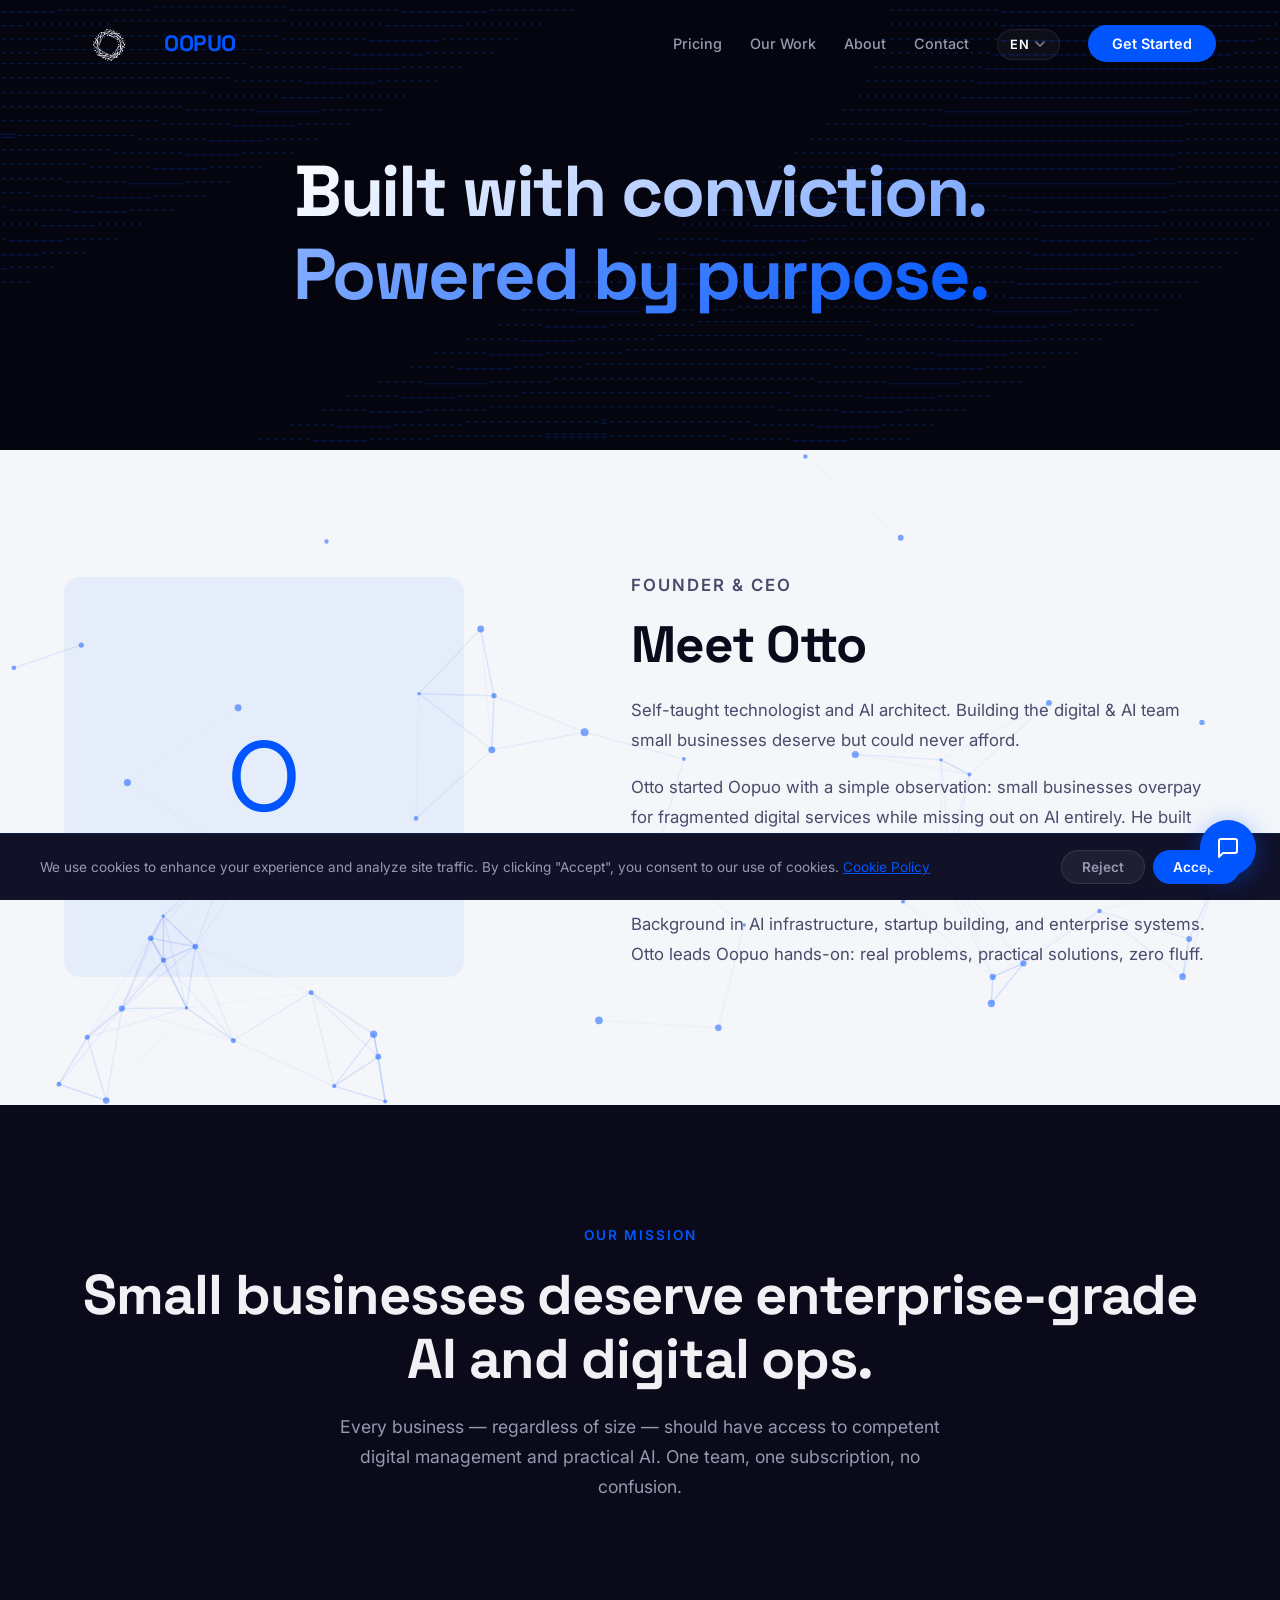
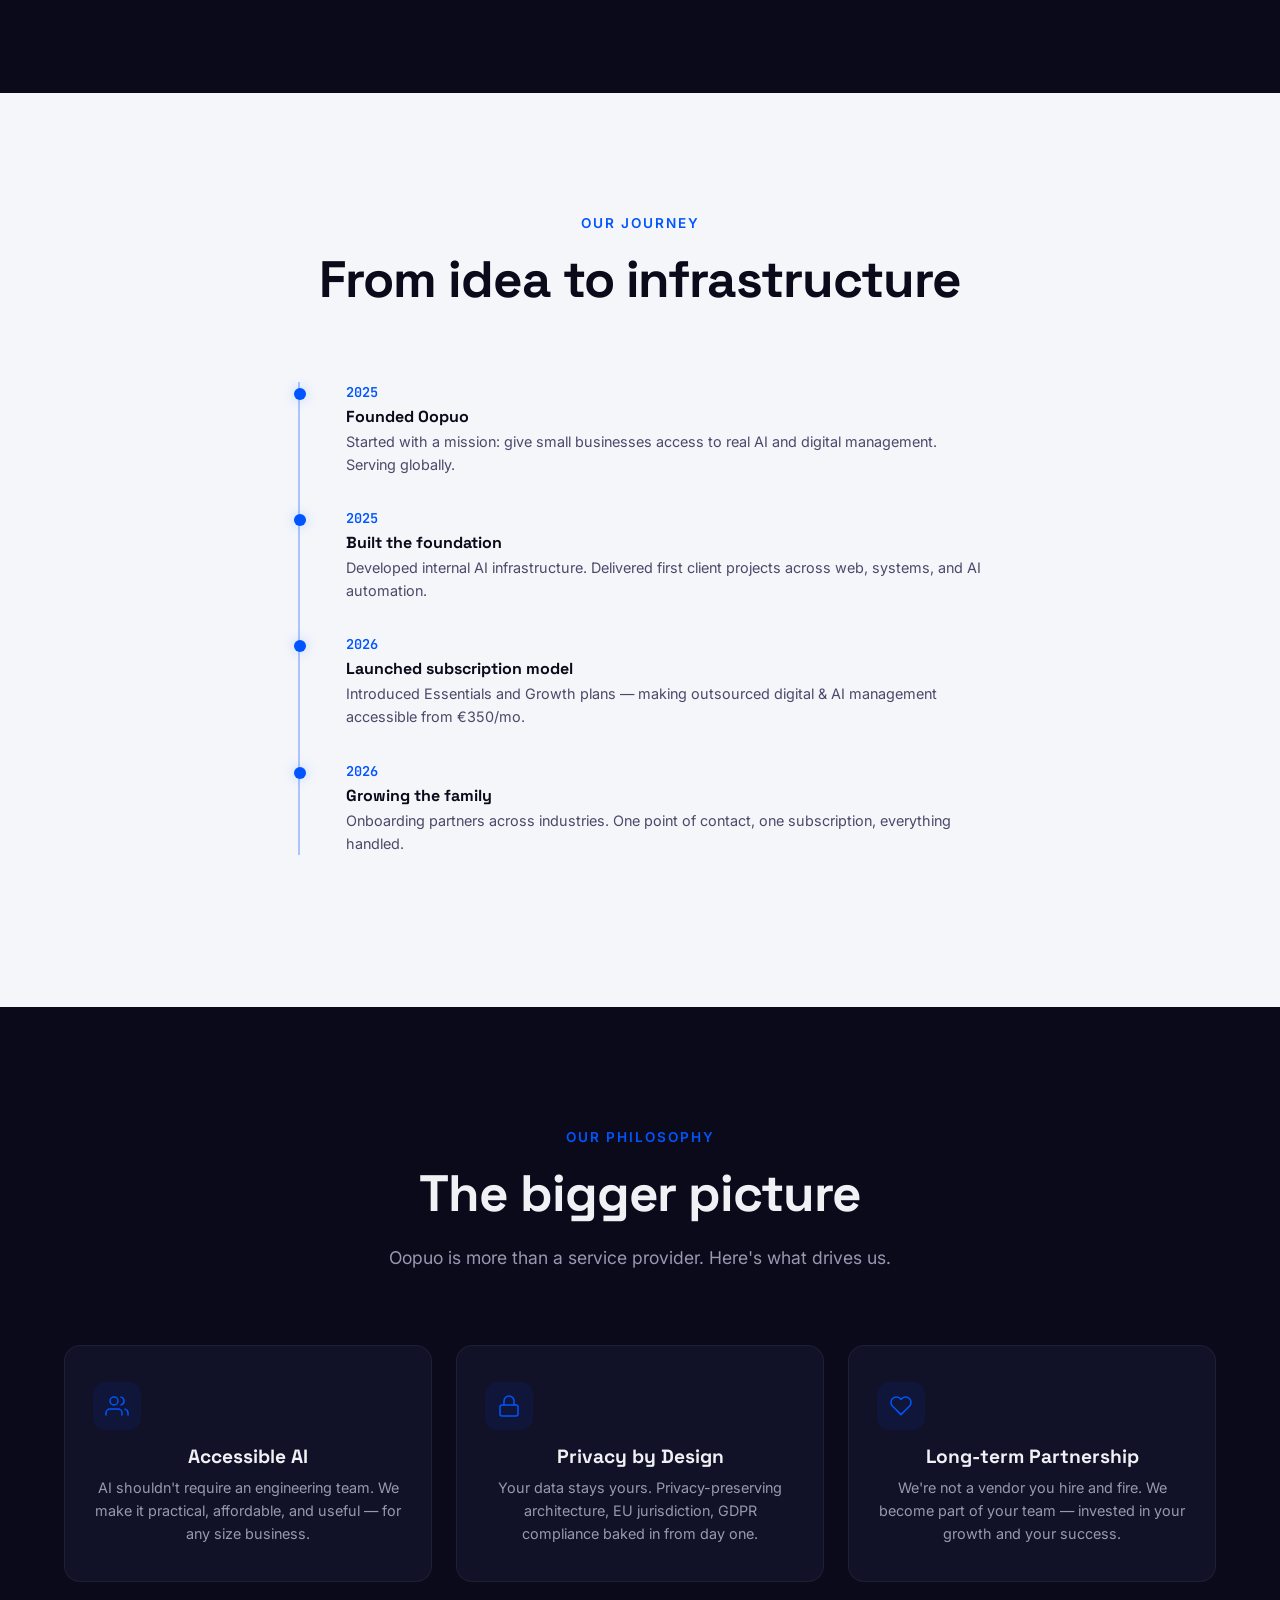
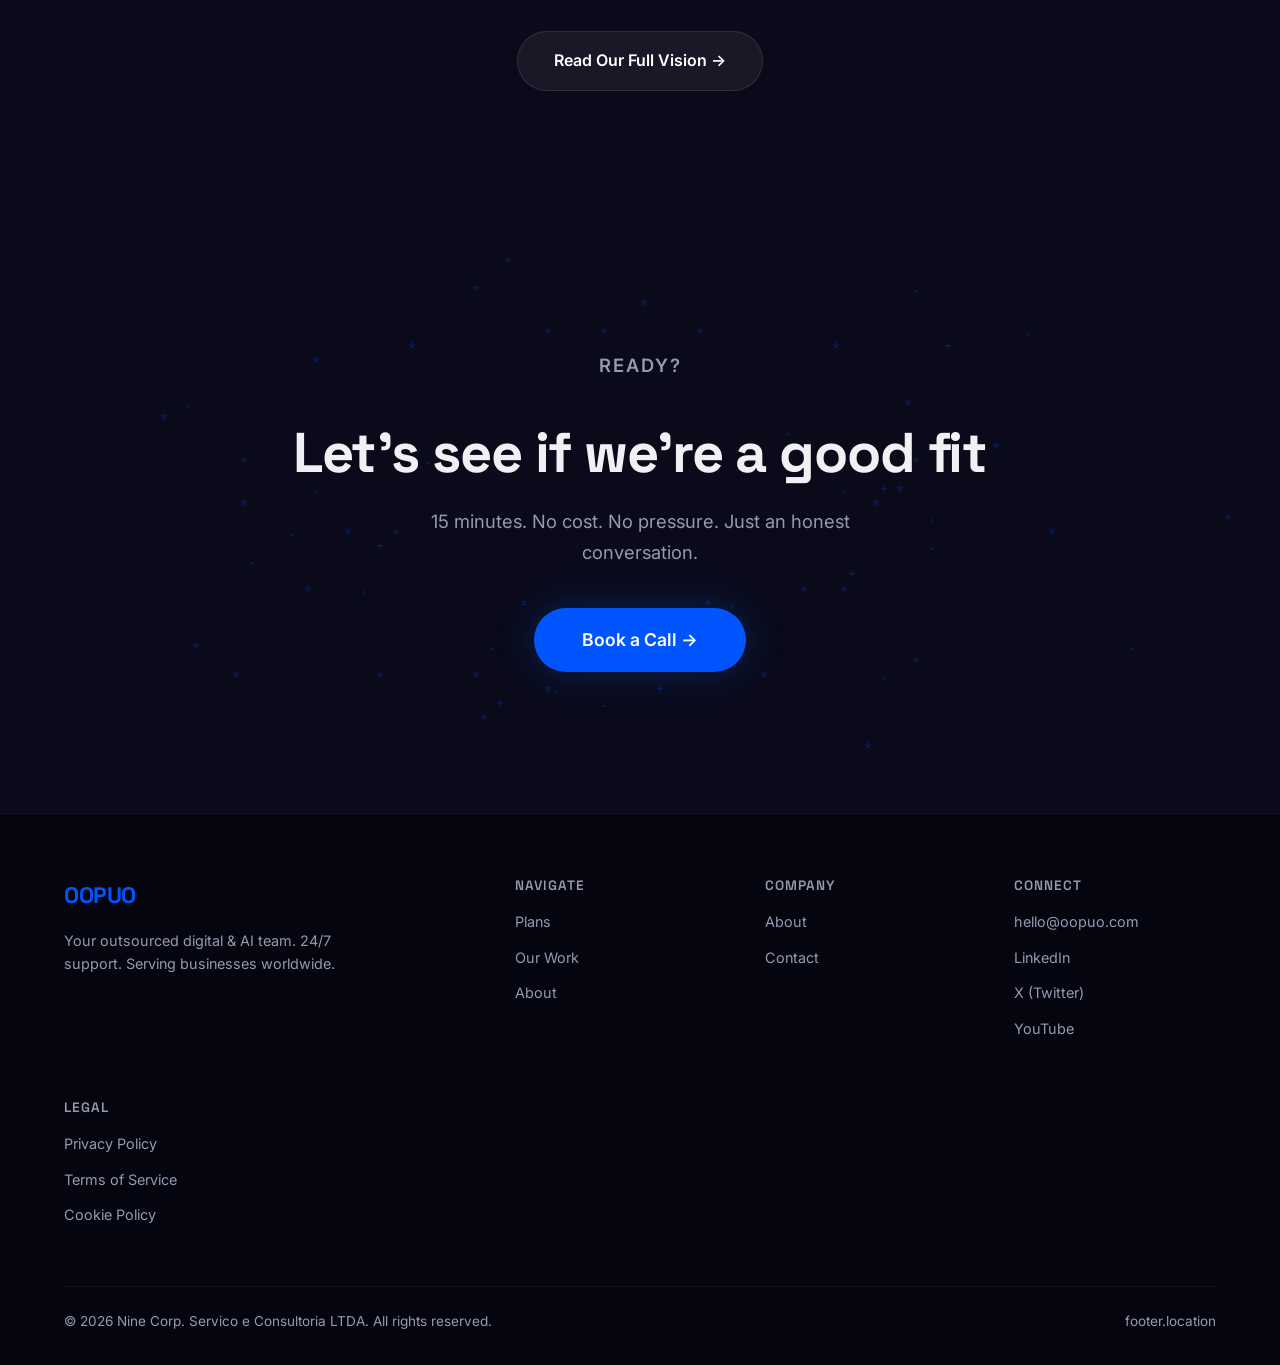
<file: about.html>
<!DOCTYPE html>
<html lang="en">
<head>
<!-- Google tag (gtag.js) -->
<script async src="https://www.googletagmanager.com/gtag/js?id=G-T1PD58NJ4E"></script>
<script>
 window.dataLayer = window.dataLayer || [];
 function gtag(){dataLayer.push(arguments);}
 gtag('js', new Date());

 gtag('config', 'G-T1PD58NJ4E');
</script>
<meta charset="UTF-8">
<meta name="viewport" content="width=device-width, initial-scale=1.0">
<title>About — OOPUO | Built with conviction</title>
<link rel="icon" type="image/svg+xml" href="assets/favicon.svg">
<meta name="description" content="Oopuo — founded by Otto, a self-taught AI architect building privacy-first infrastructure ">
<meta property="og:title" content="About — OOPUO | Built with conviction">
<meta property="og:description" content="Oopuo — founded by Otto, a self-taught AI architect building privacy-first infrastructure ">
<meta property="og:type" content="website">
<meta property="og:url" content="https://oopuo.com/about.html">
<meta property="og:image" content="https://oopuo.com/assets/images/og-default.jpg">
<link rel="preconnect" href="https://fonts.googleapis.com">
<link rel="preconnect" href="https://fonts.gstatic.com" crossorigin>
<link href="https://fonts.googleapis.com/css2?family=Inter:wght@400;500;600&family=Space+Grotesk:wght@500;600;700&family=JetBrains+Mono:wght@400;500&display=swap" rel="stylesheet">
<link rel="stylesheet" href="css/main.css?v=2">
<script type="application/ld+json">
{"@context":"https://schema.org","@type":"WebPage","name":"About","url":"https://oopuo.com/about.html","description":"Oopuo — founded by Otto, a self-taught AI architect building privacy-first infrastructure ","isPartOf":{"@type":"WebSite","name":"Oopuo","url":"https://oopuo.com"}}
</script>
<script type="application/ld+json">
{"@context":"https://schema.org","@type":"BreadcrumbList","itemListElement":[{"@type":"ListItem","position":1,"name":"Home","item":"https://oopuo.com/"},{"@type":"ListItem","position":2,"name":"About","item":"https://oopuo.com/about.html"}]}
</script>
</head>
<body>

<!-- NAV -->
<nav>
  <div class="container">
    <a href="index.html" class="logo">
      <img src="assets/oopuo-logo-white.svg" class="logo-icon" width="64" height="64" style="height:48px; width:auto;" alt="OOPUO Logo">
      <span>OOPUO</span>
    </a>
    <ul class="nav-links">
      <li><a href="plans.html" data-i18n="nav.plans">Plans</a></li>
      <li><a href="portfolio.html" data-i18n="nav.portfolio">Our Work</a></li>
      <li><a href="about.html" data-i18n="nav.about">About</a></li>
      <li><a href="contact.html" data-i18n="nav.contact">Contact</a></li>
      <li>
        <div class="lang-dropdown">
          <button class="lang-dropdown-toggle" id="langToggle">
            <span class="lang-current">EN</span>
            <svg width="10" height="6" viewBox="0 0 10 6" fill="none"><path d="M1 1l4 4 4-4" stroke="currentColor" stroke-width="1.5" stroke-linecap="round" stroke-linejoin="round"/></svg>
          </button>
          <div class="lang-dropdown-menu" id="langMenu">
            <button data-lang="en" class="lang-option active">English</button>
            <button data-lang="nl" class="lang-option">Nederlands</button>
            <button data-lang="pt" class="lang-option">Português</button>
            <button data-lang="de" class="lang-option">Deutsch</button>
            <button data-lang="fr" class="lang-option">Français</button>
            <button data-lang="es" class="lang-option">Español</button>
          </div>
        </div>
      </li>
      <li><a href="contact.html" class="nav-cta" data-i18n="nav.cta">Get Started</a></li>
    </ul>
    <button class="menu-toggle" aria-label="Menu">☰</button>
  </div>
</nav>

<!-- HERO -->
<section data-block="hero" data-editable class="hero hero-short">
  <div class="ascii-bg"><pre id="ascii-hero"></pre></div>
  <div class="hero-content">
    <h1 data-field="heading" class="reveal"><span class="gradient" data-i18n="about.hero.title">Built with conviction. Powered by conviction.</span></h1>
  </div>
</section>

<!-- ABOUT OTTO -->
<section data-block="two-column" data-editable class="section-light" style="padding:120px 0;position:relative;overflow:hidden">
  <canvas class="particle-net"></canvas>
  <div class="container" style="position:relative;z-index:1">
    <div class="about-grid">
      <div class="about-photo reveal">
        <span>O</span>
      </div>
      <div class="about-text">
        <p class="section-label reveal" data-i18n="about.otto.label">Founder & CEO</p>
        <h2 data-field="heading" class="section-title reveal reveal-delay-1" data-i18n="about.otto.title">Meet Otto</h2>
        <p data-field="text" class="reveal reveal-delay-2" data-i18n="about.otto.bio1">Self-taught technologist and AI architect. Building the digital & AI team that <strong>small businesses deserve but could never afford</strong>.</p>
        <p data-field="text" class="reveal reveal-delay-3" data-i18n="about.otto.bio2">Otto started Oopuo with a simple observation: small businesses are overpaying for fragmented digital services while missing out on AI entirely. He set out to build <strong>one team that handles everything — website, email, AI, support, strategy</strong> — so business owners can focus on what they do best.</p>
        <p data-field="text" class="reveal reveal-delay-3" data-i18n="about.otto.bio3">With a background in AI infrastructure, startup building, and enterprise systems, Otto leads Oopuo with a hands-on approach: <strong>real problems, practical solutions, no fluff</strong>.</p>
      </div>
    </div>
  </div>
</section>

<!-- MISSION -->
<section data-block="cta-banner" data-editable style="background:var(--bg2);padding:120px 0">
  <div class="container">
    <div class="section-header">
      <p class="section-label reveal" data-i18n="about.mission.label">Our Mission</p>
      <h2 data-field="heading" class="section-title reveal reveal-delay-1" style="font-size:clamp(2.2rem,4.5vw,3.5rem)" data-i18n="about.mission.title">Small businesses deserve enterprise-grade digital infrastructure.</h2>
      <p data-field="text" class="section-subtitle reveal reveal-delay-2" data-i18n="about.mission.subtitle">We believe every business — no matter the size — should have access to competent digital management and practical AI. One team, one subscription, no confusion.</p>
    </div>
  </div>
</section>

<!-- TIMELINE -->
<section data-block="features" data-editable class="section-light" style="padding:120px 0;position:relative">
  <div class="container" style="position:relative;z-index:1">
    <div class="section-header">
      <p class="section-label reveal" data-i18n="about.timeline.label">Our Journey</p>
      <h2 data-field="heading" class="section-title reveal reveal-delay-1" data-i18n="about.timeline.title">From idea to infrastructure</h2>
    </div>
    <div class="timeline" data-repeatable style="max-width:700px;margin:0 auto">
      <div class="timeline-item reveal" data-item>
        <div class="timeline-year">2025</div>
        <h4 data-field="heading" data-i18n="about.timeline.t1.title">Founded Oopuo</h4>
        <p data-field="text" data-i18n="about.timeline.t1.text">Started with a mission to give small businesses access to competent digital management and AI. Serving globally.</p>
      </div>
      <div class="timeline-item reveal reveal-delay-1" data-item>
        <div class="timeline-year">2025</div>
        <h4 data-field="heading" data-i18n="about.timeline.t2.title">Built the foundation</h4>
        <p data-field="text" data-i18n="about.timeline.t2.text">Developed our internal AI infrastructure and processes. Delivered first client projects across web, systems, and AI automation.</p>
      </div>
      <div class="timeline-item reveal reveal-delay-2" data-item>
        <div class="timeline-year">2026</div>
        <h4 data-field="heading" data-i18n="about.timeline.t3.title">Launched subscription model</h4>
        <p data-field="text" data-i18n="about.timeline.t3.text">Introduced our Essentials and Growth plans — making outsourced digital & AI management accessible to small businesses from &euro;300/mo.</p>
      </div>
      <div class="timeline-item reveal reveal-delay-3" data-item>
        <div class="timeline-year">2026</div>
        <h4 data-field="heading" data-i18n="about.timeline.t4.title">Growing the family</h4>
        <p data-field="text" data-i18n="about.timeline.t4.text">Onboarding new partners across industries. Every client gets one point of contact, one subscription, everything handled.</p>
      </div>
    </div>
  </div>
</section>

<!-- THREE PILLARS -->
<section data-block="features" data-editable style="background:var(--bg2);padding:120px 0;position:relative;overflow:hidden">
  <canvas class="particle-net"></canvas>
  <div class="container" style="position:relative;z-index:1">
    <div class="section-header">
      <p class="section-label reveal" data-i18n="about.pillars.label">Our philosophy</p>
      <h2 data-field="heading" class="section-title reveal reveal-delay-1" data-i18n="about.pillars.title">The bigger picture</h2>
      <p class="section-subtitle reveal reveal-delay-2" data-i18n="about.pillars.subtitle">Oopuo is more than a service provider. Here's what drives us.</p>
    </div>
    <div class="pillars" data-repeatable>
      <div class="pillar reveal" data-item>
        <div class="pillar-icon"><svg width="24" height="24" viewBox="0 0 24 24" fill="none" stroke="currentColor" stroke-width="1.5" stroke-linecap="round" stroke-linejoin="round"><path d="M17 21v-2a4 4 0 0 0-4-4H5a4 4 0 0 0-4 4v2"/><circle cx="9" cy="7" r="4"/><path d="M23 21v-2a4 4 0 0 0-3-3.87"/><path d="M16 3.13a4 4 0 0 1 0 7.75"/></svg></div>
        <h3 data-field="heading" data-i18n="about.pillars.ai.title">Accessible AI</h3>
        <p data-field="text" data-i18n="about.pillars.ai.text">AI shouldn't be reserved for companies with engineering teams. We make it practical, affordable, and useful for businesses of any size.</p>
      </div>
      <div class="pillar reveal reveal-delay-1" data-item>
        <div class="pillar-icon"><svg width="24" height="24" viewBox="0 0 24 24" fill="none" stroke="currentColor" stroke-width="1.5" stroke-linecap="round" stroke-linejoin="round"><rect x="3" y="11" width="18" height="11" rx="2" ry="2"/><path d="M7 11V7a5 5 0 0 1 10 0v4"/></svg></div>
        <h3 data-field="heading" data-i18n="about.pillars.privacy.title">Privacy by Design</h3>
        <p data-field="text" data-i18n="about.pillars.privacy.text">Your data stays yours. We build with privacy-preserving principles, EU jurisdiction, and GDPR compliance baked in from day one.</p>
      </div>
      <div class="pillar reveal reveal-delay-2" data-item>
        <div class="pillar-icon"><svg width="24" height="24" viewBox="0 0 24 24" fill="none" stroke="currentColor" stroke-width="1.5" stroke-linecap="round" stroke-linejoin="round"><path d="M20.42 4.58a5.4 5.4 0 0 0-7.65 0l-.77.78-.77-.78a5.4 5.4 0 0 0-7.65 7.65l.78.77L12 20.64l7.64-7.64.78-.77a5.4 5.4 0 0 0 0-7.65z"/></svg></div>
        <h3 data-field="heading" data-i18n="about.pillars.partnership.title">Long-term Partnership</h3>
        <p data-field="text" data-i18n="about.pillars.partnership.text">We're not a vendor you hire and fire. We become part of your team — invested in your growth, your efficiency, and your success.</p>
      </div>
    </div>
    <div style="text-align:center;margin-top:48px">
      <a data-field="cta" href="enterprise.html" class="btn btn-secondary reveal" data-i18n="about.pillars.cta">Read Our Full Vision &rarr;</a>
    </div>
  </div>
</section>

<!-- CTA -->
<section data-block="cta-banner" data-editable class="cta-section">
  <div class="ascii-bg"><pre id="ascii-cta"></pre></div>
  <div class="container">
    <p class="section-label reveal" data-i18n="cta.label">Ready?</p>
    <h2 data-field="heading" class="section-title reveal reveal-delay-1" data-i18n="about.cta.title">Let's see if we're a good fit</h2>
    <p data-field="text" class="reveal reveal-delay-2" data-i18n="about.cta.subtitle">15 minutes. No cost. No pressure. Just an honest conversation about your business.</p>
    <a data-field="cta" href="https://meetings-eu1.hubspot.com/otavio-alves" target="_blank" class="btn btn-primary reveal reveal-delay-3" style="font-size:1.1rem;padding:18px 48px" data-i18n="about.cta.btn">Book a Call &rarr;</a>
  </div>
</section>

<!-- FOOTER -->
<footer data-block="footer" data-editable>
  <div class="container">
    <div class="footer-grid">
      <div class="footer-brand">
        <a href="index.html" class="logo"><span>OOPUO</span></a>
        <p data-field="text" data-i18n="footer.desc">Your outsourced digital & AI team. Serving businesses worldwide.</p>
      </div>
      <div class="footer-col">
        <h4 data-field="heading" data-i18n="footer.col1">Navigate</h4>
        <ul>
          <li><a href="plans.html">Plans</a></li>
          <li><a href="portfolio.html">Our Work</a></li>
          <li><a href="about.html">About</a></li>
        </ul>
      </div>
      <div class="footer-col">
        <h4 data-field="heading" data-i18n="footer.col2">Company</h4>
        <ul>
          <li><a href="about.html">About</a></li>
          <li><a href="contact.html">Contact</a></li>
        </ul>
      </div>
      <div class="footer-col">
        <h4 data-field="heading" data-i18n="footer.col3">Connect</h4>
        <ul>
          <li><a href="mailto:hello@oopuo.com">hello@oopuo.com</a></li>
          <li><a href="https://linkedin.com/company/oopuo" target="_blank">LinkedIn</a></li>
          <li><a href="https://x.com/oopuo" target="_blank">X (Twitter)</a></li>
          <li><a href="https://youtube.com/@OOPUO" target="_blank">YouTube</a></li>
        </ul>
      </div>
      <div class="footer-col">
        <h4>Legal</h4>
        <ul>
          <li><a href="privacy.html">Privacy Policy</a></li>
          <li><a href="terms.html">Terms of Service</a></li>
          <li><a href="cookies.html">Cookie Policy</a></li>
        </ul>
      </div>
    </div>
    <div class="footer-bottom">
      <p data-field="text" data-i18n="footer.copy">© 2026 Nine Corp. Servico e Consultoria LTDA. All rights reserved. CNPJ: 62.675.074/0001-85</p>
      <p data-i18n="footer.location"></p>
    </div>
  </div>
</footer>

<script src="js/particle-net.js"></script>
<script src="js/main.js"></script>
<script src="js/i18n.js"></script>
<script src="js/chat-widget.js"></script>
<script src="js/analytics.js"></script>
<script src="js/cookie-consent.js"></script>

<!-- HubSpot Tracking Code -->
<script>if(localStorage.getItem("oopuo_cookies_accepted")==="true"){var s=document.createElement("script");s.src="//js.hs-scripts.com/147967707.js";s.async=true;s.defer=true;document.body.appendChild(s);}</script>
</body>
</html>
</file>
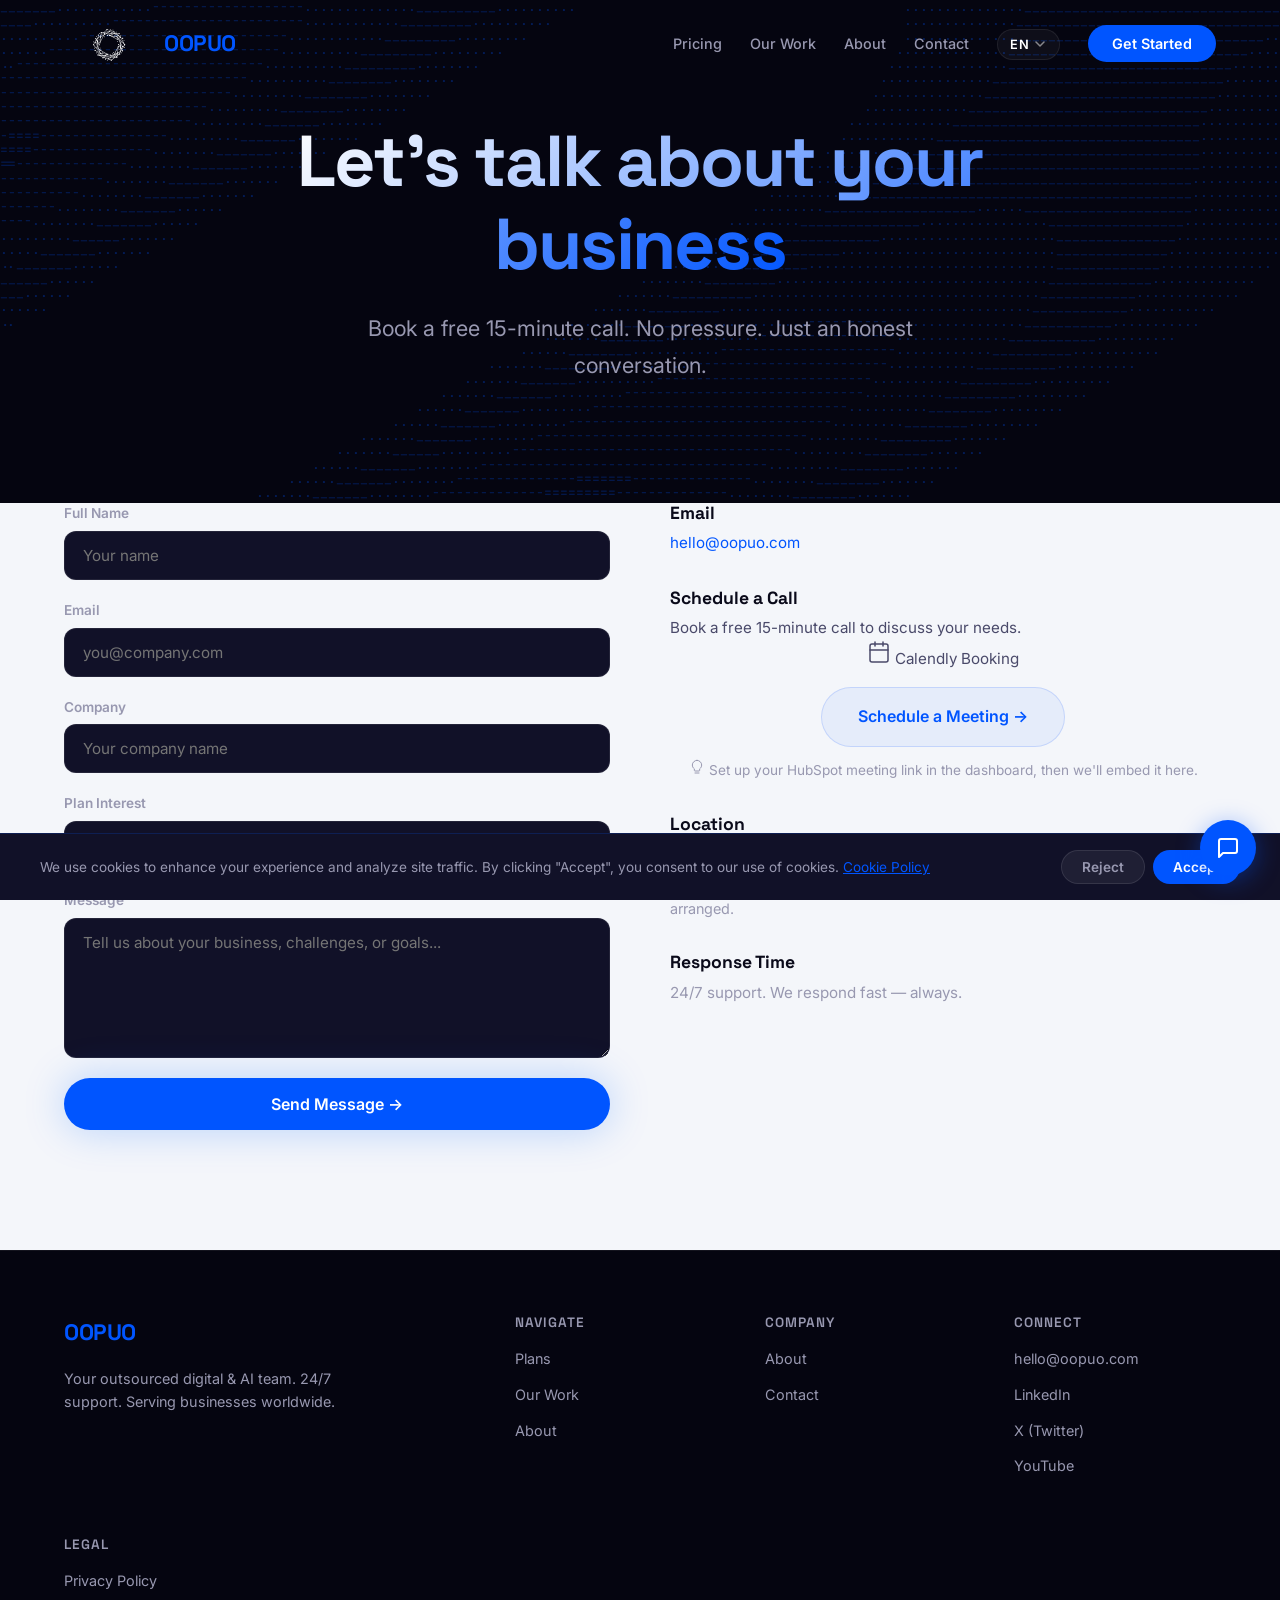
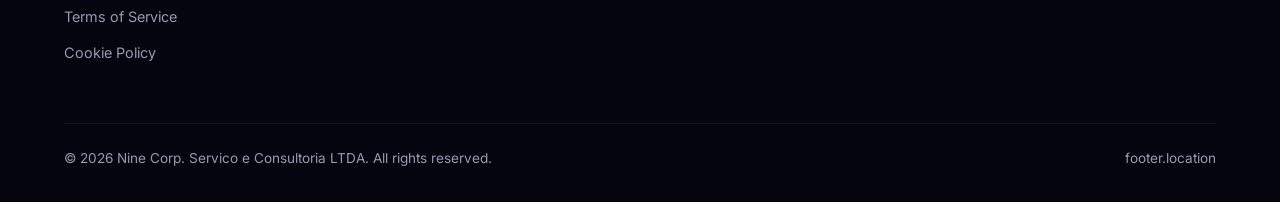
<file: contact.html>
<!DOCTYPE html>
<html lang="en">
<head>
<!-- Google tag (gtag.js) -->
<script async src="https://www.googletagmanager.com/gtag/js?id=G-T1PD58NJ4E"></script>
<script>
 window.dataLayer = window.dataLayer || [];
 function gtag(){dataLayer.push(arguments);}
 gtag('js', new Date());

 gtag('config', 'G-T1PD58NJ4E');
</script>
<meta charset="UTF-8">
<meta name="viewport" content="width=device-width, initial-scale=1.0">
<title>Contact — OOPUO | Let's Talk</title>
<link rel="icon" type="image/svg+xml" href="assets/favicon.svg">
<meta name="description" content="Get in touch with Oopuo. Book a free call or send us a message about your digital and AI needs.">
<meta property="og:title" content="Contact — OOPUO | Let's Talk">
<meta property="og:description" content="Get in touch with Oopuo. Book a free call or send us a message about your digital and AI needs.">
<meta property="og:type" content="website">
<meta property="og:url" content="https://oopuo.com/contact.html">
<meta property="og:image" content="https://oopuo.com/assets/images/og-default.jpg">
<link rel="preconnect" href="https://fonts.googleapis.com">
<link rel="preconnect" href="https://fonts.gstatic.com" crossorigin>
<link href="https://fonts.googleapis.com/css2?family=Inter:wght@400;500;600&family=Space+Grotesk:wght@500;600;700&family=JetBrains+Mono:wght@400;500&display=swap" rel="stylesheet">
<link rel="stylesheet" href="css/main.css?v=2">
<script type="application/ld+json">
{"@context":"https://schema.org","@type":"WebPage","name":"Contact","url":"https://oopuo.com/contact.html","description":"Get in touch with Oopuo. Book a free call or send us a message about your digital and AI needs.","isPartOf":{"@type":"WebSite","name":"Oopuo","url":"https://oopuo.com"}}
</script>
<script type="application/ld+json">
{"@context":"https://schema.org","@type":"BreadcrumbList","itemListElement":[{"@type":"ListItem","position":1,"name":"Home","item":"https://oopuo.com/"},{"@type":"ListItem","position":2,"name":"Contact","item":"https://oopuo.com/contact.html"}]}
</script>
</head>
<body>

<!-- NAV -->
<nav>
  <div class="container">
    <a href="index.html" class="logo">
      <img src="assets/oopuo-logo-white.svg" class="logo-icon" width="64" height="64" style="height:48px; width:auto;" alt="OOPUO Logo">
      <span>OOPUO</span>
    </a>
    <ul class="nav-links">
      <li><a href="plans.html" data-i18n="nav.plans">Plans</a></li>
      <li><a href="portfolio.html" data-i18n="nav.portfolio">Our Work</a></li>
      <li><a href="about.html" data-i18n="nav.about">About</a></li>
      <li><a href="contact.html" data-i18n="nav.contact">Contact</a></li>
      <li>
        <div class="lang-dropdown">
          <button class="lang-dropdown-toggle" id="langToggle">
            <span class="lang-current">EN</span>
            <svg width="10" height="6" viewBox="0 0 10 6" fill="none"><path d="M1 1l4 4 4-4" stroke="currentColor" stroke-width="1.5" stroke-linecap="round" stroke-linejoin="round"/></svg>
          </button>
          <div class="lang-dropdown-menu" id="langMenu">
            <button data-lang="en" class="lang-option active">English</button>
            <button data-lang="nl" class="lang-option">Nederlands</button>
            <button data-lang="pt" class="lang-option">Português</button>
            <button data-lang="de" class="lang-option">Deutsch</button>
            <button data-lang="fr" class="lang-option">Français</button>
            <button data-lang="es" class="lang-option">Español</button>
          </div>
        </div>
      </li>
      <li><a href="contact.html" class="nav-cta" data-i18n="nav.cta">Get Started</a></li>
    </ul>
    <button class="menu-toggle" aria-label="Menu">☰</button>
  </div>
</nav>

<!-- HERO -->
<section data-block="hero" data-editable class="hero hero-short">
  <div class="ascii-bg"><pre id="ascii-hero"></pre></div>
  <div class="hero-content">
    <h1 data-field="heading" class="reveal"><span class="gradient" data-i18n="contact.hero.title">Let's talk about your business</span></h1>
    <p data-field="text" class="reveal reveal-delay-1" data-i18n="contact.hero.subtitle">Book a free 15-minute call. No pressure. We'll tell you honestly if we can help.</p>
  </div>
</section>

<!-- CONTACT FORM + INFO -->
<section data-block="contact-form" data-editable class="section-light" style="padding:0 0 120px;position:relative;overflow:hidden">
  <canvas class="particle-net"></canvas>
  <div class="container" style="position:relative;z-index:1">
    <div class="contact-grid">
      <!-- Form -->
      <form class="contact-form reveal" id="contact-form">
        <div class="form-group">
          <label data-i18n="contact.form.name">Full Name</label>
          <input type="text" name="name" required placeholder="Your name" data-i18n="contact.form.name.placeholder">
        </div>
        <div class="form-group">
          <label data-i18n="contact.form.email">Email</label>
          <input type="email" name="email" required placeholder="you@company.com" data-i18n="contact.form.email.placeholder">
        </div>
        <div class="form-group">
          <label data-i18n="contact.form.company">Company</label>
          <input type="text" name="company" placeholder="Your company name" data-i18n="contact.form.company.placeholder">
        </div>
        <div class="form-group">
          <label data-i18n="contact.form.service">Plan Interest</label>
          <select name="service">
            <option value="" data-i18n="contact.form.service.default">Select a plan...</option>
            <option value="essentials" data-i18n="contact.form.service.essentials">Essentials (&euro;300/mo)</option>
            <option value="growth" data-i18n="contact.form.service.growth">Growth (&euro;500/mo)</option>
            <option value="custom" data-i18n="contact.form.service.enterprise">Enterprise / Custom</option>
            <option value="other" data-i18n="contact.form.service.other">Other / Not sure</option>
          </select>
        </div>
        <div class="form-group">
          <label data-i18n="contact.form.message">Message</label>
          <textarea name="message" required placeholder="Tell us about your project, challenges, or goals..." data-i18n="contact.form.message.placeholder"></textarea>
        </div>
        <button type="submit" class="btn btn-primary" style="width:100%;justify-content:center" data-i18n="contact.form.submit">Send Message →</button>
      </form>

      <!-- Info + Calendly -->
      <div class="contact-info reveal reveal-delay-1">
        <div class="contact-info-item">
          <h3 data-field="heading" data-i18n="contact.info.email.title">Email</h3>
          <p><a href="mailto:hello@oopuo.com">hello@oopuo.com</a></p>
        </div>

        <div class="contact-info-item">
          <h3 data-field="heading" data-i18n="contact.info.schedule.title">Schedule a Call</h3>
          <p data-field="text" data-i18n="contact.info.schedule.desc">Book a free 15-minute call to discuss your business needs.</p>
          <div class="hubspot-meetings-embed">
            <div style="text-align:center">
              <p style="margin-bottom:16px"><svg width="24" height="24" viewBox="0 0 24 24" fill="none" stroke="currentColor" stroke-width="1.5" stroke-linecap="round" stroke-linejoin="round"><rect x="3" y="4" width="18" height="18" rx="2" ry="2"/><line x1="16" y1="2" x2="16" y2="6"/><line x1="8" y1="2" x2="8" y2="6"/><line x1="3" y1="10" x2="21" y2="10"/></svg> <span data-i18n="contact.booking.label">Calendly Booking</span></p>
              <a href="https://meetings-eu1.hubspot.com/otavio-alves" id="hubspot-meeting-link" target="_blank" class="btn btn-secondary" data-i18n="contact.booking.cta">Schedule a Meeting →</a>
              <p style="color:var(--text2);font-size:.85rem;margin-top:12px;"><svg width="16" height="16" viewBox="0 0 24 24" fill="none" stroke="currentColor" stroke-width="1.5" stroke-linecap="round" stroke-linejoin="round"><path d="M12 2a7 7 0 0 1 7 7c0 2.38-1.19 4.47-3 5.74V17a1 1 0 0 1-1 1H9a1 1 0 0 1-1-1v-2.26C6.19 13.47 5 11.38 5 9a7 7 0 0 1 7-7z"/><path d="M9 21h6"/></svg> <span data-i18n="contact.booking.note">Set up your HubSpot meeting link in the dashboard, then we'll embed it here.</span></p>
            </div>
          </div>
        </div>

        <div class="contact-info-item">
          <h3 data-field="heading" data-i18n="contact.info.location.title">Location</h3>
          <p data-field="text" data-i18n="contact.info.location.desc"></p>
          <p style="margin-top:8px;color:var(--text2);font-size:.9rem" data-i18n="contact.worldwide">We work with clients worldwide. All meetings are conducted online unless otherwise arranged.</p>
        </div>

        <div class="contact-info-item">
          <h3 data-field="heading" data-i18n="contact.response.title">Response Time</h3>
          <p data-field="text" style="color:var(--text2)" data-i18n="contact.response.text">We typically respond within 24 hours on business days.</p>
        </div>
      </div>
    </div>
  </div>
</section>

<!-- FOOTER -->
<footer data-block="footer" data-editable>
  <div class="container">
    <div class="footer-grid">
      <div class="footer-brand">
        <a href="index.html" class="logo"><span>OOPUO</span></a>
        <p data-field="text" data-i18n="footer.desc">Your outsourced digital & AI team. Serving businesses worldwide.</p>
      </div>
      <div class="footer-col">
        <h4 data-field="heading" data-i18n="footer.col1">Navigate</h4>
        <ul>
          <li><a href="plans.html">Plans</a></li>
          <li><a href="portfolio.html">Our Work</a></li>
          <li><a href="about.html">About</a></li>
        </ul>
      </div>
      <div class="footer-col">
        <h4 data-field="heading" data-i18n="footer.col2">Company</h4>
        <ul>
          <li><a href="about.html">About</a></li>
          <li><a href="contact.html">Contact</a></li>
        </ul>
      </div>
      <div class="footer-col">
        <h4 data-field="heading" data-i18n="footer.col3">Connect</h4>
        <ul>
          <li><a href="mailto:hello@oopuo.com">hello@oopuo.com</a></li>
          <li><a href="https://linkedin.com/company/oopuo" target="_blank">LinkedIn</a></li>
          <li><a href="https://x.com/oopuo" target="_blank">X (Twitter)</a></li>
          <li><a href="https://youtube.com/@OOPUO" target="_blank">YouTube</a></li>
        </ul>
      </div>
      <div class="footer-col">
        <h4>Legal</h4>
        <ul>
          <li><a href="privacy.html">Privacy Policy</a></li>
          <li><a href="terms.html">Terms of Service</a></li>
          <li><a href="cookies.html">Cookie Policy</a></li>
        </ul>
      </div>
    </div>
    <div class="footer-bottom">
      <p data-field="text" data-i18n="footer.copy">© 2026 Nine Corp. Servico e Consultoria LTDA. All rights reserved. CNPJ: 62.675.074/0001-85</p>
      <p data-i18n="footer.location"></p>
    </div>
  </div>
</footer>

<script src="js/particle-net.js"></script>
<script src="js/main.js"></script>
<script src="js/i18n.js"></script>
<script src="js/chat-widget.js"></script>
<script src="js/analytics.js"></script>
<script src="js/cookie-consent.js"></script>

<!-- HubSpot Tracking Code -->
<script>if(localStorage.getItem("oopuo_cookies_accepted")==="true"){var s=document.createElement("script");s.src="//js.hs-scripts.com/147967707.js";s.async=true;s.defer=true;document.body.appendChild(s);}</script>
</body>
</html>
</file>
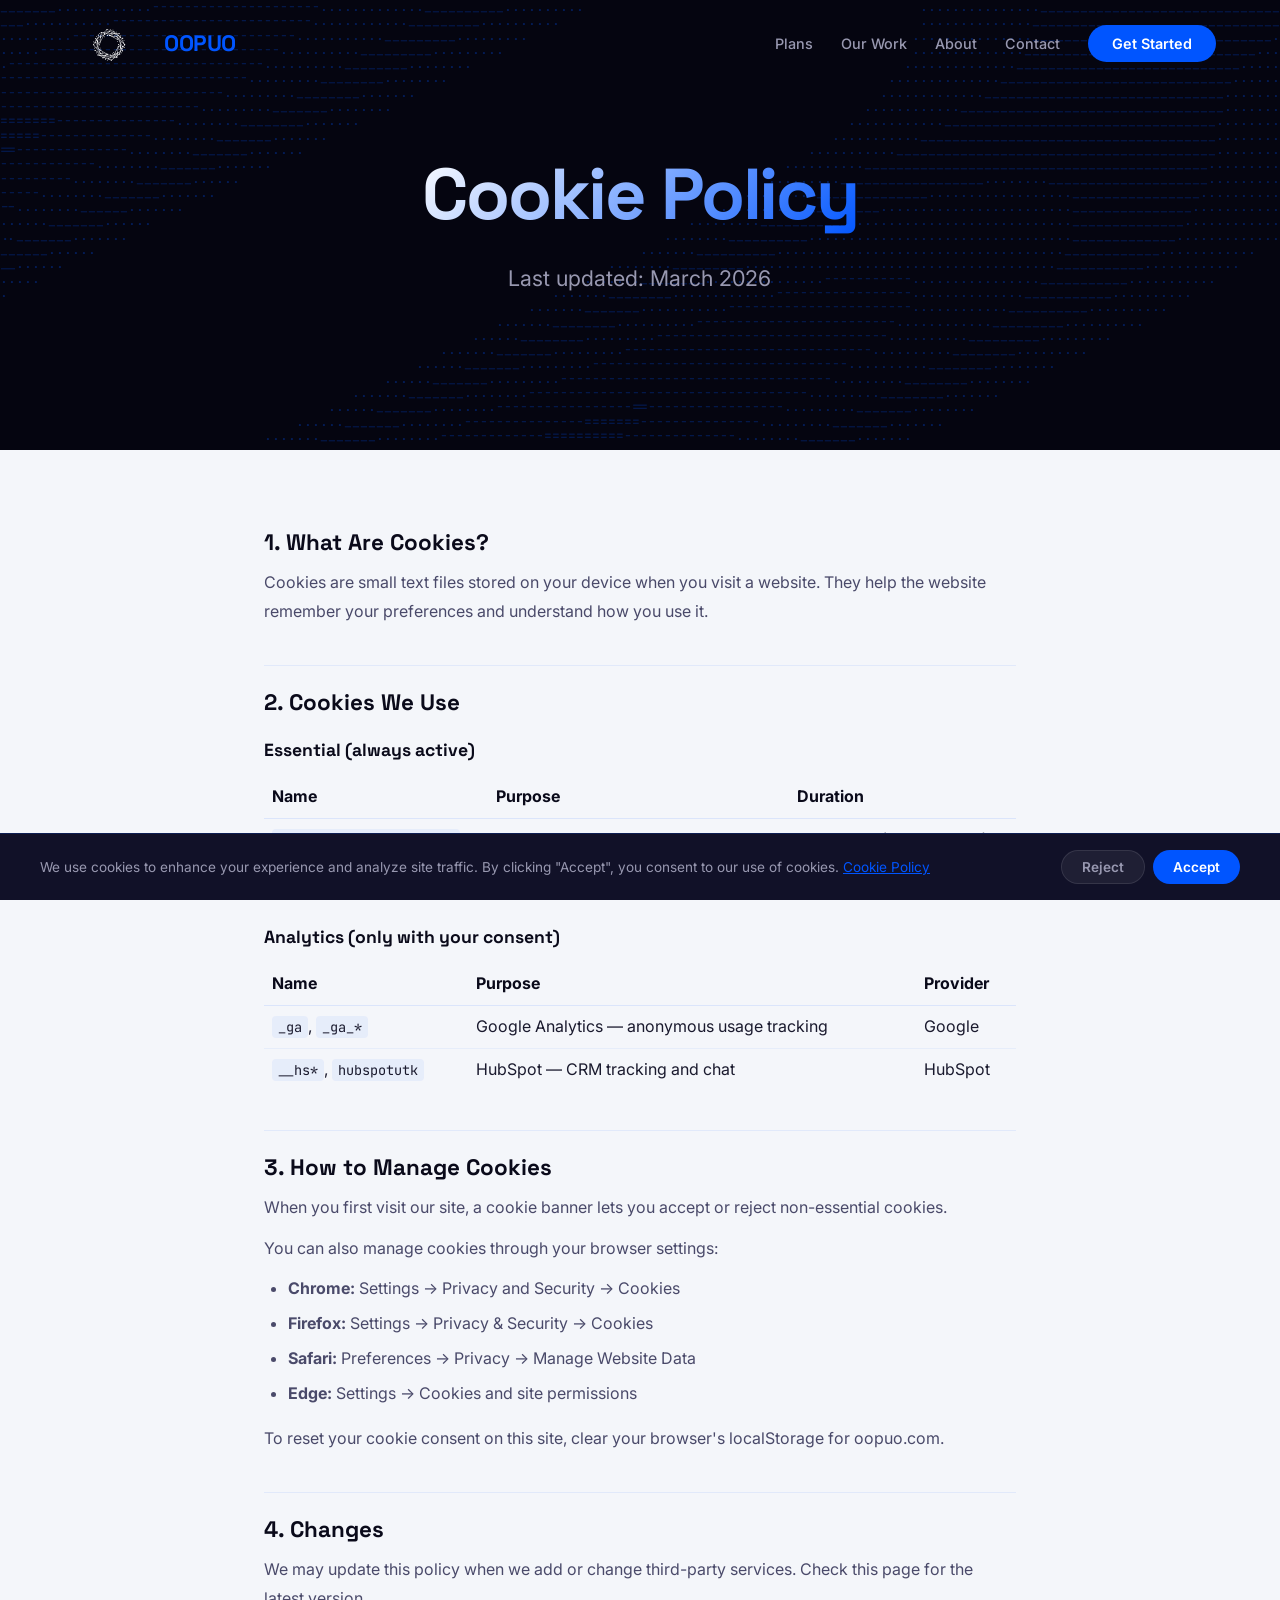
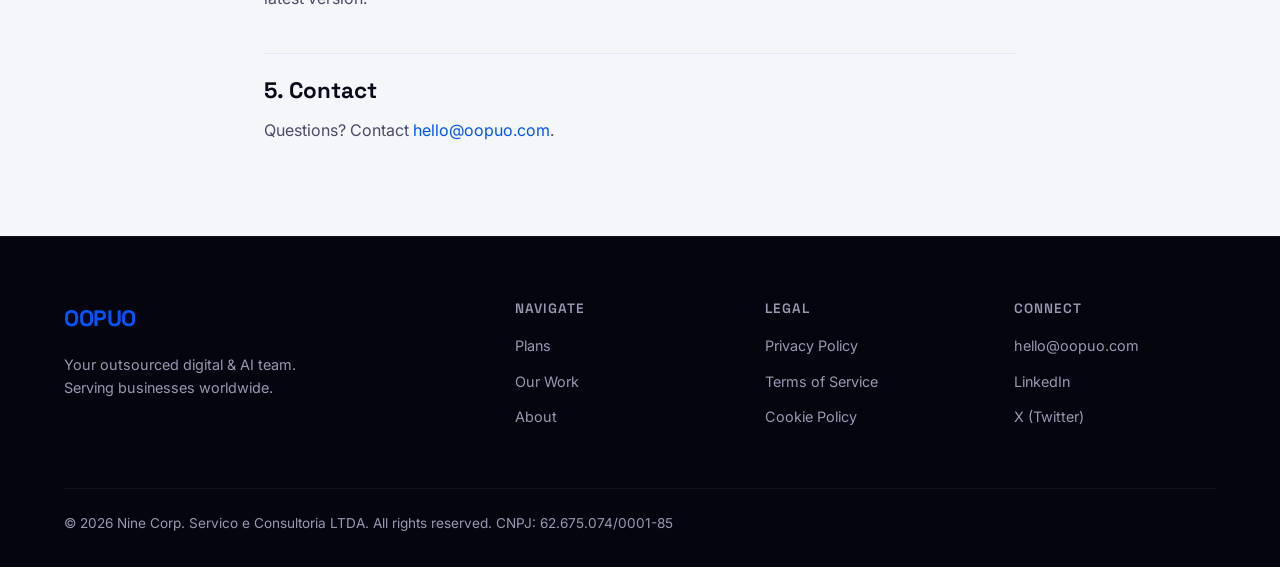
<file: cookies.html>
<!DOCTYPE html>
<html lang="en">
<head>
<!-- Google tag (gtag.js) -->
<script async src="https://www.googletagmanager.com/gtag/js?id=G-T1PD58NJ4E"></script>
<script>
 window.dataLayer = window.dataLayer || [];
 function gtag(){dataLayer.push(arguments);}
 gtag('js', new Date());

 gtag('config', 'G-T1PD58NJ4E');
</script>
<meta charset="UTF-8">
<meta name="viewport" content="width=device-width, initial-scale=1.0">
<title>Cookie Policy — OOPUO</title>
<link rel="icon" type="image/svg+xml" href="assets/favicon.svg">
<meta name="description" content="Oopuo cookie policy — what cookies we use and how to manage them.">
<link rel="preconnect" href="https://fonts.googleapis.com">
<link rel="preconnect" href="https://fonts.gstatic.com" crossorigin>
<link href="https://fonts.googleapis.com/css2?family=Inter:wght@400;500;600&family=Space+Grotesk:wght@500;600;700&family=JetBrains+Mono:wght@400;500&display=swap" rel="stylesheet">
<link rel="stylesheet" href="css/main.css?v=2">
</head>
<body>

<nav>
  <div class="container">
    <a href="index.html" class="logo">
      <img src="assets/oopuo-logo-white.svg" class="logo-icon" width="64" height="64" style="height:48px; width:auto;" alt="OOPUO Logo">
      <span>OOPUO</span>
    </a>
    <ul class="nav-links">
      <li><a href="plans.html">Plans</a></li>
      <li><a href="portfolio.html">Our Work</a></li>
      <li><a href="about.html">About</a></li>
      <li><a href="contact.html">Contact</a></li>
      <li><a href="contact.html" class="nav-cta">Get Started</a></li>
    </ul>
    <button class="menu-toggle" aria-label="Menu">☰</button>
  </div>
</nav>

<section class="hero hero-short">
  <div class="ascii-bg"><pre id="ascii-hero"></pre></div>
  <div class="hero-content">
    <h1 class="reveal"><span class="gradient">Cookie Policy</span></h1>
    <p class="reveal reveal-delay-1">Last updated: March 2026</p>
  </div>
</section>

<section class="section-light" style="padding:80px 0;position:relative">
  <div class="container" style="position:relative;z-index:1;max-width:800px">
    <div class="legal-content">

      <h2>1. What Are Cookies?</h2>
      <p>Cookies are small text files stored on your device when you visit a website. They help the website remember your preferences and understand how you use it.</p>

      <h2>2. Cookies We Use</h2>

      <h3>Essential (always active)</h3>
      <table style="width:100%;border-collapse:collapse;margin:16px 0">
        <tr style="border-bottom:1px solid rgba(0,85,255,.1)"><th style="text-align:left;padding:8px;color:#0a0a1a">Name</th><th style="text-align:left;padding:8px;color:#0a0a1a">Purpose</th><th style="text-align:left;padding:8px;color:#0a0a1a">Duration</th></tr>
        <tr style="border-bottom:1px solid rgba(0,85,255,.06)"><td style="padding:8px"><code>oopuo_cookies_accepted</code></td><td style="padding:8px">Stores your cookie consent choice</td><td style="padding:8px">Permanent (localStorage)</td></tr>
        <tr><td style="padding:8px"><code>oopuo_lang</code></td><td style="padding:8px">Stores your language preference</td><td style="padding:8px">Permanent (localStorage)</td></tr>
      </table>

      <h3>Analytics (only with your consent)</h3>
      <table style="width:100%;border-collapse:collapse;margin:16px 0">
        <tr style="border-bottom:1px solid rgba(0,85,255,.1)"><th style="text-align:left;padding:8px;color:#0a0a1a">Name</th><th style="text-align:left;padding:8px;color:#0a0a1a">Purpose</th><th style="text-align:left;padding:8px;color:#0a0a1a">Provider</th></tr>
        <tr style="border-bottom:1px solid rgba(0,85,255,.06)"><td style="padding:8px"><code>_ga</code>, <code>_ga_*</code></td><td style="padding:8px">Google Analytics — anonymous usage tracking</td><td style="padding:8px">Google</td></tr>
        <tr><td style="padding:8px"><code>__hs*</code>, <code>hubspotutk</code></td><td style="padding:8px">HubSpot — CRM tracking and chat</td><td style="padding:8px">HubSpot</td></tr>
      </table>

      <h2>3. How to Manage Cookies</h2>
      <p>When you first visit our site, a cookie banner lets you accept or reject non-essential cookies.</p>
      <p>You can also manage cookies through your browser settings:</p>
      <ul>
        <li><strong>Chrome:</strong> Settings → Privacy and Security → Cookies</li>
        <li><strong>Firefox:</strong> Settings → Privacy & Security → Cookies</li>
        <li><strong>Safari:</strong> Preferences → Privacy → Manage Website Data</li>
        <li><strong>Edge:</strong> Settings → Cookies and site permissions</li>
      </ul>
      <p>To reset your cookie consent on this site, clear your browser's localStorage for oopuo.com.</p>

      <h2>4. Changes</h2>
      <p>We may update this policy when we add or change third-party services. Check this page for the latest version.</p>

      <h2>5. Contact</h2>
      <p>Questions? Contact <a href="mailto:hello@oopuo.com">hello@oopuo.com</a>.</p>

    </div>
  </div>
</section>

<footer>
  <div class="container">
    <div class="footer-grid">
      <div class="footer-brand">
        <a href="index.html" class="logo"><span>OOPUO</span></a>
        <p>Your outsourced digital & AI team. Serving businesses worldwide.</p>
      </div>
      <div class="footer-col">
        <h4>Navigate</h4>
        <ul><li><a href="plans.html">Plans</a></li><li><a href="portfolio.html">Our Work</a></li><li><a href="about.html">About</a></li></ul>
      </div>
      <div class="footer-col">
        <h4>Legal</h4>
        <ul><li><a href="privacy.html">Privacy Policy</a></li><li><a href="terms.html">Terms of Service</a></li><li><a href="cookies.html">Cookie Policy</a></li></ul>
      </div>
      <div class="footer-col">
        <h4>Connect</h4>
        <ul><li><a href="mailto:hello@oopuo.com">hello@oopuo.com</a></li><li><a href="https://linkedin.com/company/oopuo" target="_blank">LinkedIn</a></li><li><a href="https://x.com/oopuo" target="_blank">X (Twitter)</a></li></ul>
      </div>
    </div>
    <div class="footer-bottom">
      <p>© 2026 Nine Corp. Servico e Consultoria LTDA. All rights reserved. CNPJ: 62.675.074/0001-85</p>
    </div>
  </div>
</footer>

<script src="js/particle-net.js"></script>
<script src="js/main.js"></script>
<script src="js/cookie-consent.js"></script>
</body>
</html>
</file>
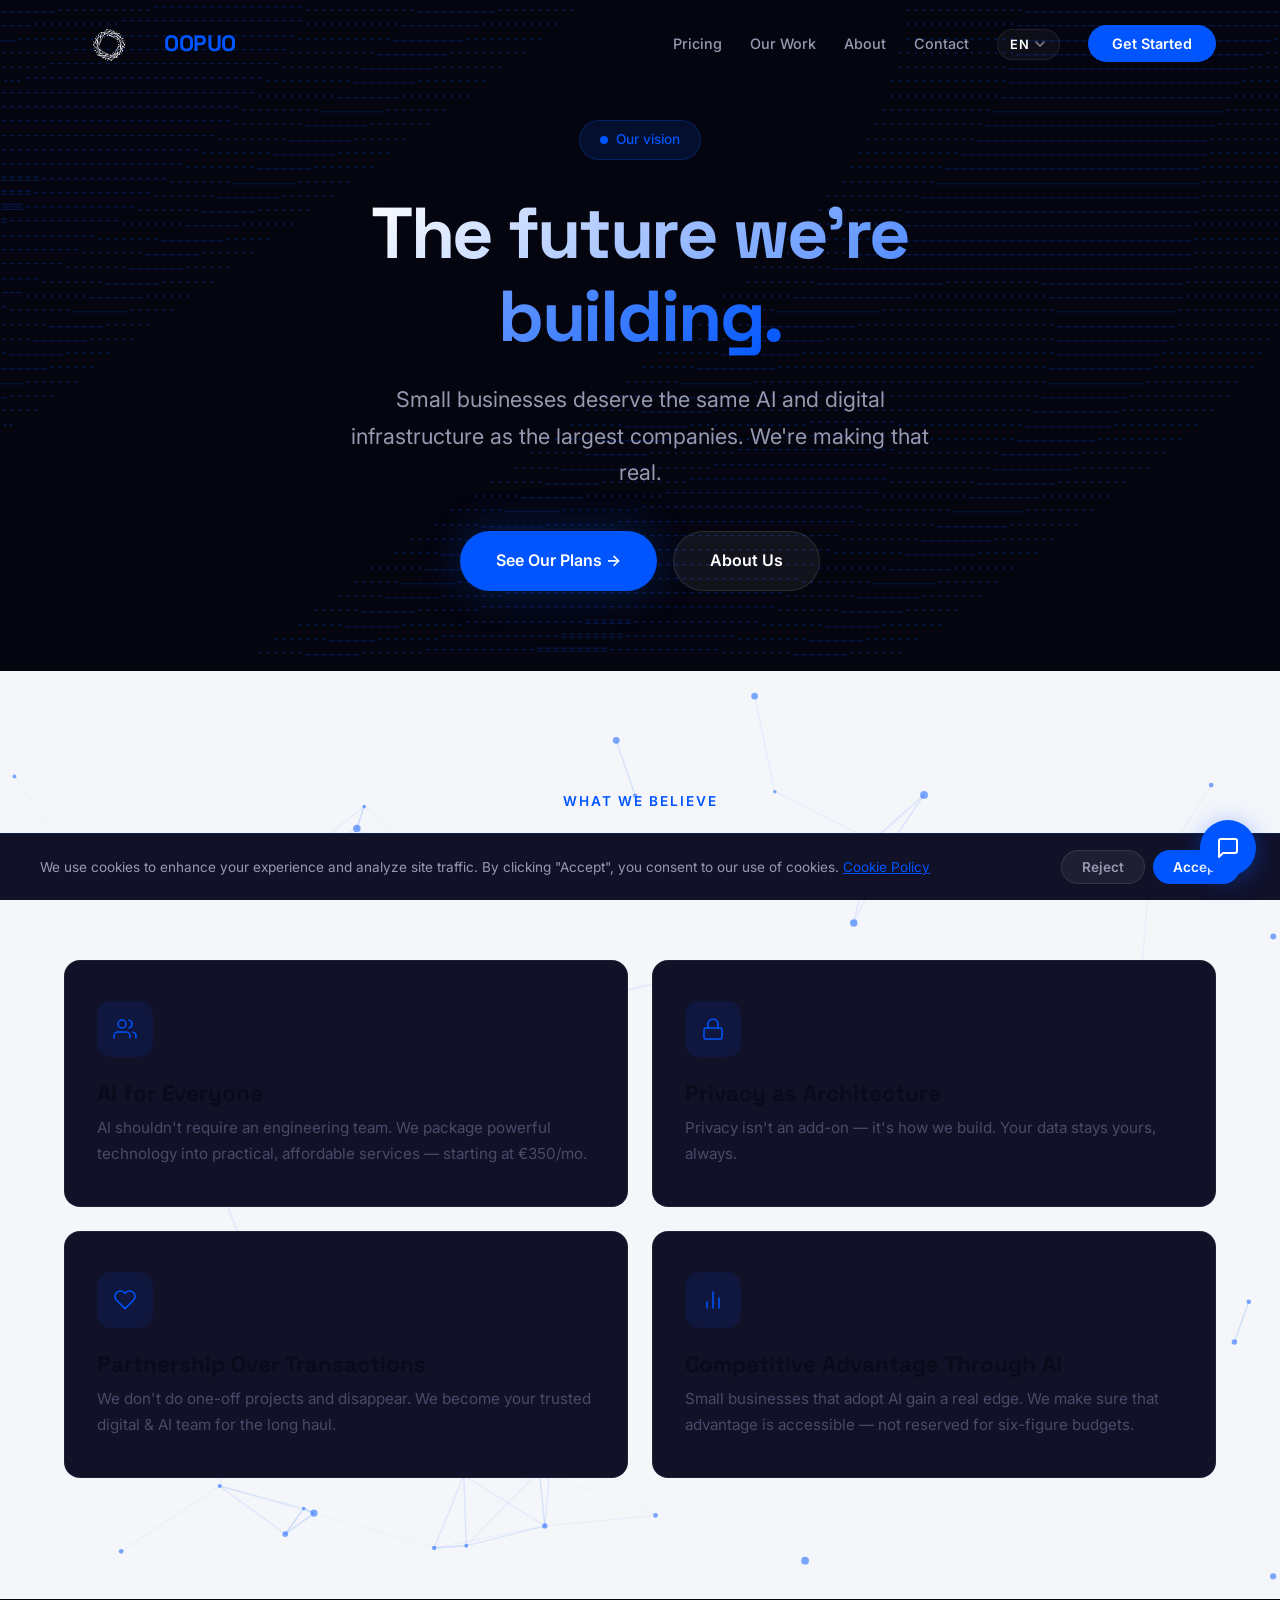
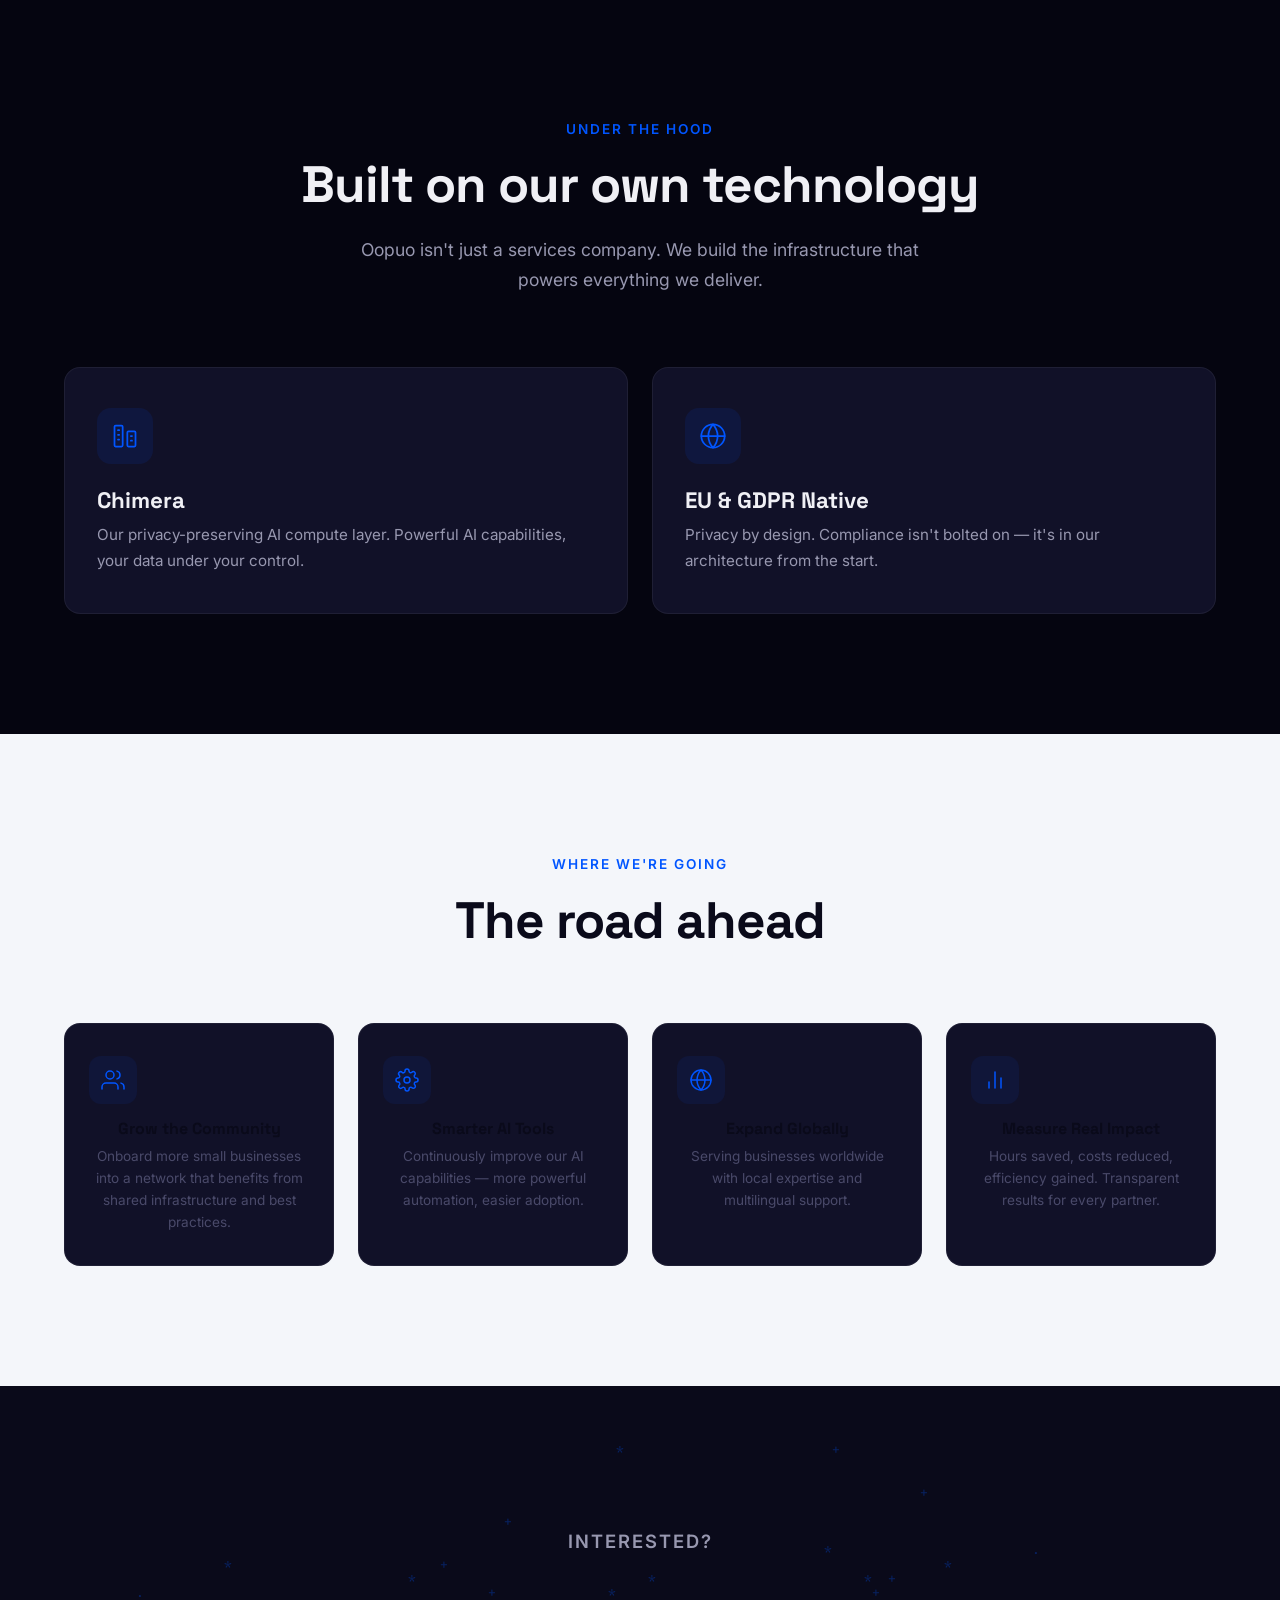
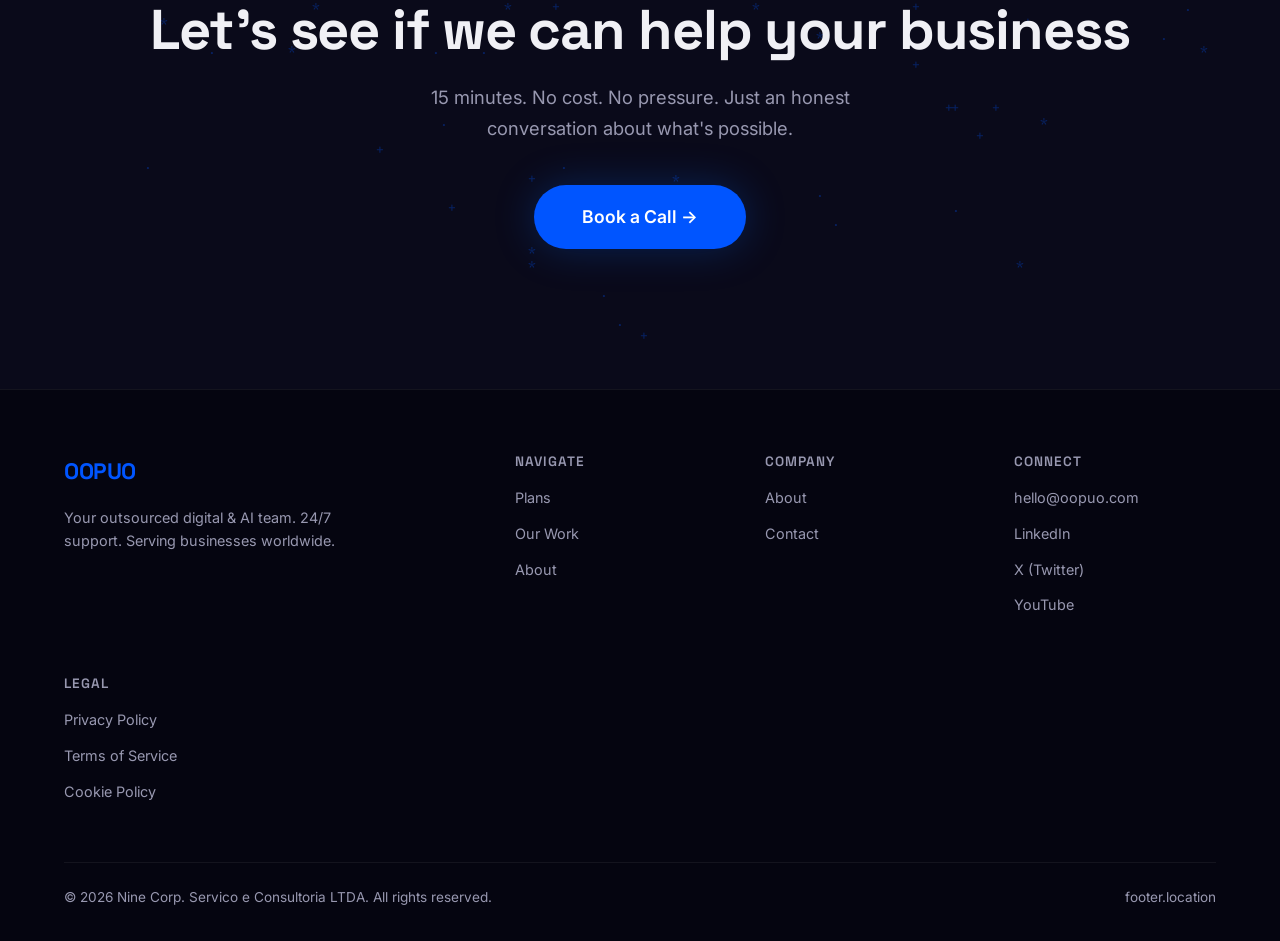
<file: enterprise.html>
<!DOCTYPE html>
<html lang="en">
<head>
<!-- Google tag (gtag.js) -->
<script async src="https://www.googletagmanager.com/gtag/js?id=G-T1PD58NJ4E"></script>
<script>
 window.dataLayer = window.dataLayer || [];
 function gtag(){dataLayer.push(arguments);}
 gtag('js', new Date());

 gtag('config', 'G-T1PD58NJ4E');
</script>
<meta charset="UTF-8">
<meta name="viewport" content="width=device-width, initial-scale=1.0">
<title>Vision — OOPUO | The Bigger Picture</title>
<link rel="icon" type="image/svg+xml" href="assets/favicon.svg">
<meta name="description" content="Oopuo's vision: making enterprise-grade digital infrastructure and AI accessible to every small business. Privacy-first.">
<meta property="og:title" content="Vision — OOPUO | The Bigger Picture">
<meta property="og:description" content="Oopuo's vision: making enterprise-grade digital infrastructure and AI accessible to every small business. Privacy-first.">
<meta property="og:type" content="website">
<meta property="og:url" content="https://oopuo.com/enterprise.html">
<meta property="og:image" content="https://oopuo.com/assets/images/og-default.jpg">
<link rel="preconnect" href="https://fonts.googleapis.com">
<link rel="preconnect" href="https://fonts.gstatic.com" crossorigin>
<link href="https://fonts.googleapis.com/css2?family=Inter:wght@400;500;600&family=Space+Grotesk:wght@500;600;700&family=JetBrains+Mono:wght@400;500&display=swap" rel="stylesheet">
<link rel="stylesheet" href="css/main.css?v=2">
<script type="application/ld+json">
{"@context":"https://schema.org","@type":"WebPage","name":"Vision","url":"https://oopuo.com/enterprise.html","description":"Oopuo's vision: making enterprise-grade digital infrastructure and AI accessible to every small business.","isPartOf":{"@type":"WebSite","name":"Oopuo","url":"https://oopuo.com"}}
</script>
<script type="application/ld+json">
{"@context":"https://schema.org","@type":"BreadcrumbList","itemListElement":[{"@type":"ListItem","position":1,"name":"Home","item":"https://oopuo.com/"},{"@type":"ListItem","position":2,"name":"Vision","item":"https://oopuo.com/enterprise.html"}]}
</script>
</head>
<body>

<!-- NAV -->
<nav>
  <div class="container">
    <a href="index.html" class="logo">
      <img src="assets/oopuo-logo-white.svg" class="logo-icon" width="64" height="64" style="height:48px; width:auto;" alt="OOPUO Logo">
      <span>OOPUO</span>
    </a>
    <ul class="nav-links">
      <li><a href="plans.html" data-i18n="nav.plans">Plans</a></li>
      <li><a href="portfolio.html" data-i18n="nav.portfolio">Our Work</a></li>
      <li><a href="about.html" data-i18n="nav.about">About</a></li>
      <li><a href="contact.html" data-i18n="nav.contact">Contact</a></li>
      <li>
        <div class="lang-dropdown">
          <button class="lang-dropdown-toggle" id="langToggle">
            <span class="lang-current">EN</span>
            <svg width="10" height="6" viewBox="0 0 10 6" fill="none"><path d="M1 1l4 4 4-4" stroke="currentColor" stroke-width="1.5" stroke-linecap="round" stroke-linejoin="round"/></svg>
          </button>
          <div class="lang-dropdown-menu" id="langMenu">
            <button data-lang="en" class="lang-option active">English</button>
            <button data-lang="nl" class="lang-option">Nederlands</button>
            <button data-lang="pt" class="lang-option">Português</button>
            <button data-lang="de" class="lang-option">Deutsch</button>
            <button data-lang="fr" class="lang-option">Français</button>
            <button data-lang="es" class="lang-option">Español</button>
          </div>
        </div>
      </li>
      <li><a href="contact.html" class="nav-cta" data-i18n="nav.cta">Get Started</a></li>
    </ul>
    <button class="menu-toggle" aria-label="Menu">☰</button>
  </div>
</nav>

<!-- HERO -->
<section data-block="hero" data-editable class="hero hero-short">
  <div class="ascii-bg"><pre id="ascii-hero"></pre></div>
  <div class="hero-content">
    <div class="hero-badge reveal" data-i18n="enterprise.hero.badge">Our vision</div>
    <h1 data-field="heading" class="reveal reveal-delay-1"><span class="gradient" data-i18n="enterprise.hero.title">The future we're building.</span></h1>
    <p data-field="text" class="reveal reveal-delay-2" data-i18n="enterprise.hero.subtitle">Small businesses deserve the same digital infrastructure and AI capabilities as the largest companies. We're making that a reality.</p>
    <div class="btn-group reveal reveal-delay-3">
      <a data-field="cta" href="plans.html" class="btn btn-primary" data-i18n="enterprise.hero.cta1">See Our Plans &rarr;</a>
      <a data-field="cta" href="about.html" class="btn btn-secondary" data-i18n="enterprise.hero.cta2">About Us</a>
    </div>
  </div>
</section>

<!-- VISION PILLARS -->
<section data-block="features" data-editable class="services-section section-light" style="position:relative;overflow:hidden">
  <canvas class="particle-net"></canvas>
  <div class="container" style="position:relative;z-index:1">
    <div class="section-header">
      <p class="section-label reveal" data-i18n="enterprise.beliefs.label">What we believe</p>
      <h2 data-field="heading" class="section-title reveal reveal-delay-1" data-i18n="enterprise.beliefs.title">The principles behind Oopuo</h2>
    </div>
    <div class="capability-cards" data-repeatable>
      <div class="capability-card reveal" data-item>
        <div class="cap-icon"><svg width="24" height="24" viewBox="0 0 24 24" fill="none" stroke="currentColor" stroke-width="1.5" stroke-linecap="round" stroke-linejoin="round"><path d="M17 21v-2a4 4 0 0 0-4-4H5a4 4 0 0 0-4 4v2"/><circle cx="9" cy="7" r="4"/><path d="M23 21v-2a4 4 0 0 0-3-3.87"/><path d="M16 3.13a4 4 0 0 1 0 7.75"/></svg></div>
        <h3 data-field="heading" data-i18n="enterprise.ai.title">AI for Everyone</h3>
        <p data-field="text" data-i18n="enterprise.ai.text">AI shouldn't require an engineering team. We package powerful technology into practical, affordable services that any business can use — starting at &euro;300/mo.</p>
      </div>
      <div class="capability-card reveal reveal-delay-1" data-item>
        <div class="cap-icon"><svg width="24" height="24" viewBox="0 0 24 24" fill="none" stroke="currentColor" stroke-width="1.5" stroke-linecap="round" stroke-linejoin="round"><rect x="3" y="11" width="18" height="11" rx="2" ry="2"/><path d="M7 11V7a5 5 0 0 1 10 0v4"/></svg></div>
        <h3 data-field="heading" data-i18n="enterprise.privacy.title">Privacy as Architecture</h3>
        <p data-field="text" data-i18n="enterprise.privacy.text">We're committed to privacy-first principles. Your data stays yours, always.</p>
      </div>
      <div class="capability-card reveal reveal-delay-2" data-item>
        <div class="cap-icon"><svg width="24" height="24" viewBox="0 0 24 24" fill="none" stroke="currentColor" stroke-width="1.5" stroke-linecap="round" stroke-linejoin="round"><path d="M20.42 4.58a5.4 5.4 0 0 0-7.65 0l-.77.78-.77-.78a5.4 5.4 0 0 0-7.65 7.65l.78.77L12 20.64l7.64-7.64.78-.77a5.4 5.4 0 0 0 0-7.65z"/></svg></div>
        <h3 data-field="heading" data-i18n="enterprise.partnership.title">Partnership Over Transactions</h3>
        <p data-field="text" data-i18n="enterprise.partnership.text">We don't do one-off projects and disappear. We build long-term relationships with our clients — becoming their trusted digital & AI team for years to come.</p>
      </div>
      <div class="capability-card reveal reveal-delay-3" data-item>
        <div class="cap-icon"><svg width="24" height="24" viewBox="0 0 24 24" fill="none" stroke="currentColor" stroke-width="1.5" stroke-linecap="round" stroke-linejoin="round"><path d="M18 20V10"/><path d="M12 20V4"/><path d="M6 20v-6"/></svg></div>
        <h3 data-field="heading" data-i18n="enterprise.advantage.title">Competitive Advantage Through Technology</h3>
        <p data-field="text" data-i18n="enterprise.advantage.text">Small businesses that adopt AI and modern digital infrastructure gain a real edge. We're here to make sure that advantage is accessible — not just for those who can afford six-figure budgets.</p>
      </div>
    </div>
  </div>
</section>

<!-- OUR TECHNOLOGY -->
<section data-block="services" data-editable style="background:var(--bg);padding:120px 0;position:relative;overflow:hidden">
  <canvas class="particle-net"></canvas>
  <div class="container" style="position:relative;z-index:1">
    <div class="section-header">
      <p class="section-label reveal" data-i18n="enterprise.tech.label">Under the hood</p>
      <h2 data-field="heading" class="section-title reveal reveal-delay-1" data-i18n="enterprise.tech.title">Built on our own technology</h2>
      <p data-field="text" class="section-subtitle reveal reveal-delay-2" data-i18n="enterprise.tech.subtitle">Oopuo isn't just a services company. We build the infrastructure that powers everything we deliver.</p>
    </div>
    <div class="service-cards" data-repeatable style="grid-template-columns:1fr 1fr">
      <div class="service-card reveal" data-item>
        <div class="service-icon"><svg viewBox="0 0 24 24"><rect x="3" y="3" width="7" height="18" rx="1"/><rect x="14" y="8" width="7" height="13" rx="1"/><path d="M6 7h1"/><path d="M6 11h1"/><path d="M6 15h1"/><path d="M17 12h1"/><path d="M17 16h1"/></svg></div>
        <h3 data-field="heading" data-i18n="enterprise.chimera.title">Chimera</h3>
        <p data-field="text" data-i18n="enterprise.chimera.text">Our privacy-preserving AI compute layer. The foundation that lets us deliver powerful AI capabilities while keeping your data under your control.</p>
      </div>
      <div class="service-card reveal reveal-delay-1" data-item>
        <div class="service-icon"><svg viewBox="0 0 24 24"><circle cx="12" cy="12" r="10"/><path d="M2 12h20"/><path d="M12 2a15.3 15.3 0 0 1 4 10 15.3 15.3 0 0 1-4 10 15.3 15.3 0 0 1-4-10 15.3 15.3 0 0 1 4-10z"/></svg></div>
        <h3 data-field="heading" data-i18n="enterprise.gdpr.title">EU & GDPR Native</h3>
        <p data-field="text" data-i18n="enterprise.gdpr.text">Privacy by design. We don't bolt on compliance — it's in our architecture from the start.</p>
      </div>
    </div>
  </div>
</section>

<!-- TRUST BUILDERS -->
<section data-block="features" data-editable class="section-light" style="padding:120px 0;position:relative">
  <div class="container" style="position:relative;z-index:1">
    <div class="section-header">
      <p class="section-label reveal" data-i18n="enterprise.road.label">Where we're going</p>
      <h2 data-field="heading" class="section-title reveal reveal-delay-1" data-i18n="enterprise.road.title">The road ahead</h2>
    </div>
    <div class="trust-builders" data-repeatable>
      <div class="trust-builder reveal" data-item>
        <div class="tb-icon"><svg width="24" height="24" viewBox="0 0 24 24" fill="none" stroke="currentColor" stroke-width="1.5" stroke-linecap="round" stroke-linejoin="round"><path d="M17 21v-2a4 4 0 0 0-4-4H5a4 4 0 0 0-4 4v2"/><circle cx="9" cy="7" r="4"/><path d="M23 21v-2a4 4 0 0 0-3-3.87"/><path d="M16 3.13a4 4 0 0 1 0 7.75"/></svg></div>
        <h4 data-field="heading" data-i18n="enterprise.road.community.title">Grow the Community</h4>
        <p data-field="text" data-i18n="enterprise.road.community.text">Onboard more small businesses, building a network of partners who benefit from shared infrastructure and best practices.</p>
      </div>
      <div class="trust-builder reveal reveal-delay-1" data-item>
        <div class="tb-icon"><svg width="24" height="24" viewBox="0 0 24 24" fill="none" stroke="currentColor" stroke-width="1.5" stroke-linecap="round" stroke-linejoin="round"><circle cx="12" cy="12" r="3"/><path d="M19.4 15a1.65 1.65 0 0 0 .33 1.82l.06.06a2 2 0 1 1-2.83 2.83l-.06-.06a1.65 1.65 0 0 0-1.82-.33 1.65 1.65 0 0 0-1 1.51V21a2 2 0 1 1-4 0v-.09A1.65 1.65 0 0 0 9 19.4a1.65 1.65 0 0 0-1.82.33l-.06.06a2 2 0 1 1-2.83-2.83l.06-.06A1.65 1.65 0 0 0 4.68 15a1.65 1.65 0 0 0-1.51-1H3a2 2 0 1 1 0-4h.09A1.65 1.65 0 0 0 4.6 9a1.65 1.65 0 0 0-.33-1.82l-.06-.06a2 2 0 1 1 2.83-2.83l.06.06A1.65 1.65 0 0 0 9 4.68a1.65 1.65 0 0 0 1-1.51V3a2 2 0 1 1 4 0v.09a1.65 1.65 0 0 0 1 1.51 1.65 1.65 0 0 0 1.82-.33l.06-.06a2 2 0 1 1 2.83 2.83l-.06.06A1.65 1.65 0 0 0 19.4 9a1.65 1.65 0 0 0 1.51 1H21a2 2 0 1 1 0 4h-.09a1.65 1.65 0 0 0-1.51 1z"/></svg></div>
        <h4 data-field="heading" data-i18n="enterprise.road.tools.title">Smarter AI Tools</h4>
        <p data-field="text" data-i18n="enterprise.road.tools.text">Continuously improve the AI capabilities we offer — making automation more powerful, more practical, and easier to adopt.</p>
      </div>
      <div class="trust-builder reveal reveal-delay-2" data-item>
        <div class="tb-icon"><svg width="24" height="24" viewBox="0 0 24 24" fill="none" stroke="currentColor" stroke-width="1.5" stroke-linecap="round" stroke-linejoin="round"><circle cx="12" cy="12" r="10"/><path d="M2 12h20"/><path d="M12 2a15.3 15.3 0 0 1 4 10 15.3 15.3 0 0 1-4 10 15.3 15.3 0 0 1-4-10 15.3 15.3 0 0 1 4-10z"/></svg></div>
        <h4 data-field="heading" data-i18n="enterprise.road.expand.title">Expand Across Europe</h4>
        <p data-field="text" data-i18n="enterprise.road.expand.text">Starting  growing to serve small businesses across the EU with local expertise and multilingual support.</p>
      </div>
      <div class="trust-builder reveal reveal-delay-3" data-item>
        <div class="tb-icon"><svg width="24" height="24" viewBox="0 0 24 24" fill="none" stroke="currentColor" stroke-width="1.5" stroke-linecap="round" stroke-linejoin="round"><path d="M18 20V10"/><path d="M12 20V4"/><path d="M6 20v-6"/></svg></div>
        <h4 data-field="heading" data-i18n="enterprise.road.impact.title">Measure Real Impact</h4>
        <p data-field="text" data-i18n="enterprise.road.impact.text">Track the concrete difference we make — hours saved, costs reduced, efficiency gained. Transparent results for every partner.</p>
      </div>
    </div>
  </div>
</section>

<!-- CTA -->
<section data-block="cta-banner" data-editable class="cta-section">
  <div class="ascii-bg"><pre id="ascii-cta"></pre></div>
  <div class="container">
    <p class="section-label reveal" data-i18n="enterprise.cta.label">Interested?</p>
    <h2 data-field="heading" class="section-title reveal reveal-delay-1" data-i18n="enterprise.cta.title">Let's see if we can help<br>your business</h2>
    <p data-field="text" class="reveal reveal-delay-2" data-i18n="enterprise.cta.subtitle">15 minutes. No cost. No pressure. Just an honest conversation about what's possible.</p>
    <a data-field="cta" href="https://meetings-eu1.hubspot.com/otavio-alves" target="_blank" class="btn btn-primary reveal reveal-delay-3" style="font-size:1.1rem;padding:18px 48px" data-i18n="enterprise.cta.btn">Book a Call &rarr;</a>
  </div>
</section>

<!-- FOOTER -->
<footer data-block="footer" data-editable>
  <div class="container">
    <div class="footer-grid">
      <div class="footer-brand">
        <a href="index.html" class="logo"><span>OOPUO</span></a>
        <p data-field="text" data-i18n="footer.desc">Your outsourced digital & AI team. Serving businesses worldwide.</p>
      </div>
      <div class="footer-col">
        <h4 data-field="heading" data-i18n="footer.col1">Navigate</h4>
        <ul>
          <li><a href="plans.html">Plans</a></li>
          <li><a href="portfolio.html">Our Work</a></li>
          <li><a href="about.html">About</a></li>
        </ul>
      </div>
      <div class="footer-col">
        <h4 data-field="heading" data-i18n="footer.col2">Company</h4>
        <ul>
          <li><a href="about.html">About</a></li>
          <li><a href="contact.html">Contact</a></li>
        </ul>
      </div>
      <div class="footer-col">
        <h4 data-field="heading" data-i18n="footer.col3">Connect</h4>
        <ul>
          <li><a href="mailto:hello@oopuo.com">hello@oopuo.com</a></li>
          <li><a href="https://linkedin.com/company/oopuo" target="_blank">LinkedIn</a></li>
          <li><a href="https://x.com/oopuo" target="_blank">X (Twitter)</a></li>
          <li><a href="https://youtube.com/@OOPUO" target="_blank">YouTube</a></li>
        </ul>
      </div>
      <div class="footer-col">
        <h4>Legal</h4>
        <ul>
          <li><a href="privacy.html">Privacy Policy</a></li>
          <li><a href="terms.html">Terms of Service</a></li>
          <li><a href="cookies.html">Cookie Policy</a></li>
        </ul>
      </div>
    </div>
    <div class="footer-bottom">
      <p data-field="text" data-i18n="footer.copy">© 2026 Nine Corp. Servico e Consultoria LTDA. All rights reserved. CNPJ: 62.675.074/0001-85</p>
      <p data-i18n="footer.location"></p>
    </div>
  </div>
</footer>

<script src="js/particle-net.js"></script>
<script src="js/main.js"></script>
<script src="js/i18n.js"></script>
<script src="js/chat-widget.js"></script>
<script src="js/analytics.js"></script>
<script src="js/cookie-consent.js"></script>

<!-- HubSpot Tracking Code -->
<script>if(localStorage.getItem("oopuo_cookies_accepted")==="true"){var s=document.createElement("script");s.src="//js.hs-scripts.com/147967707.js";s.async=true;s.defer=true;document.body.appendChild(s);}</script>
</body>
</html>
</file>
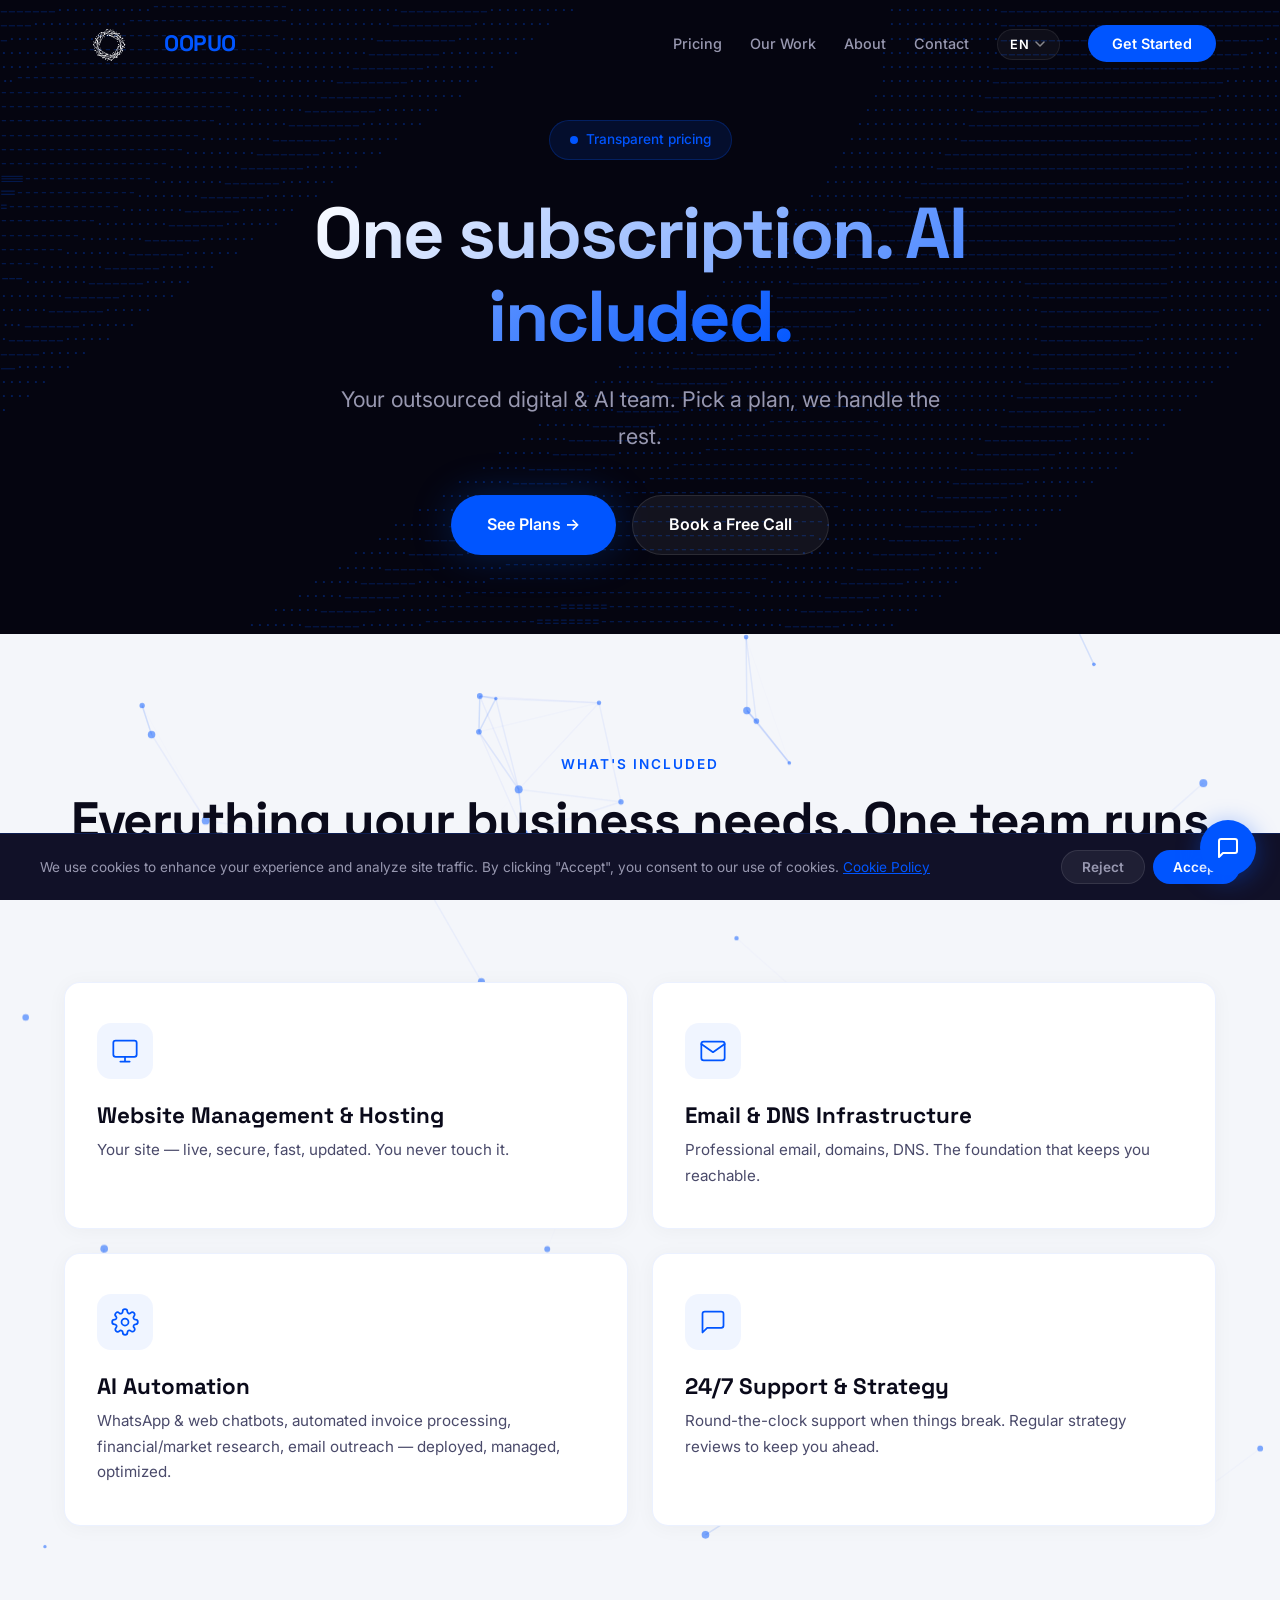
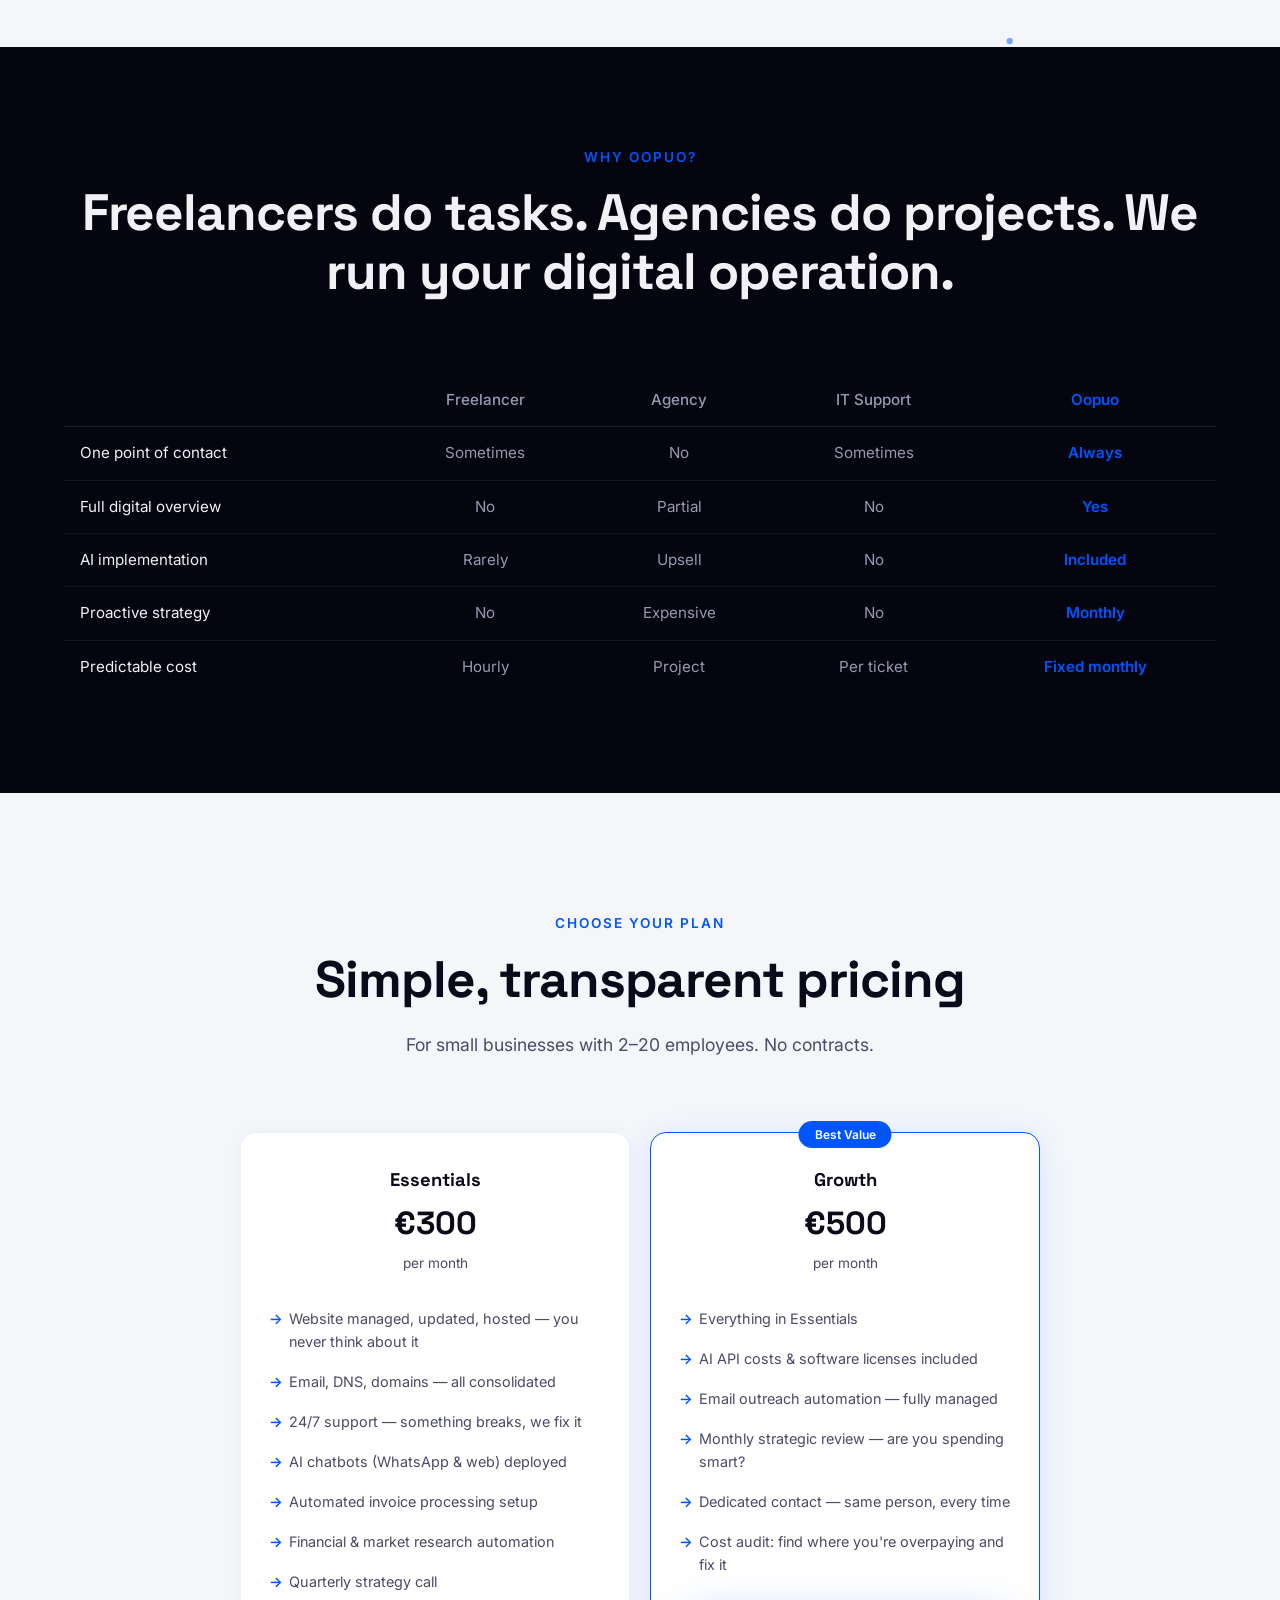
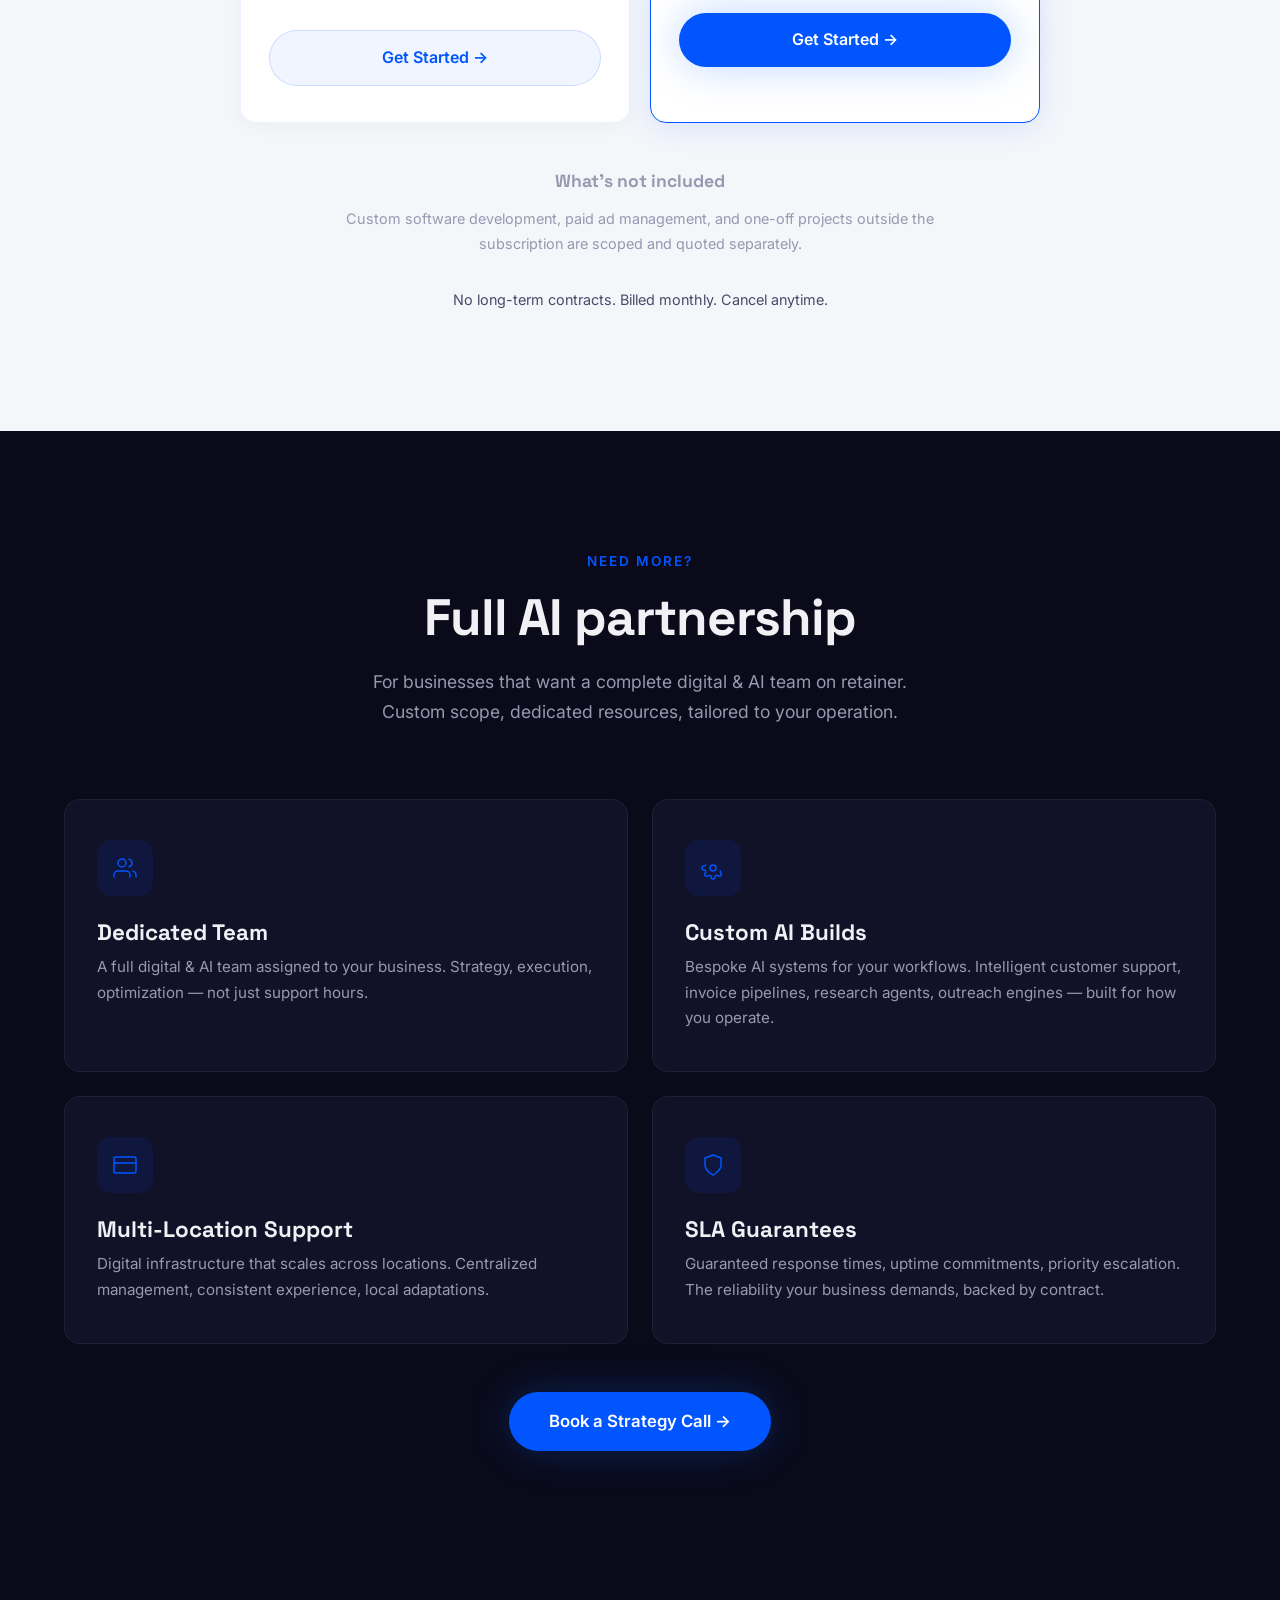
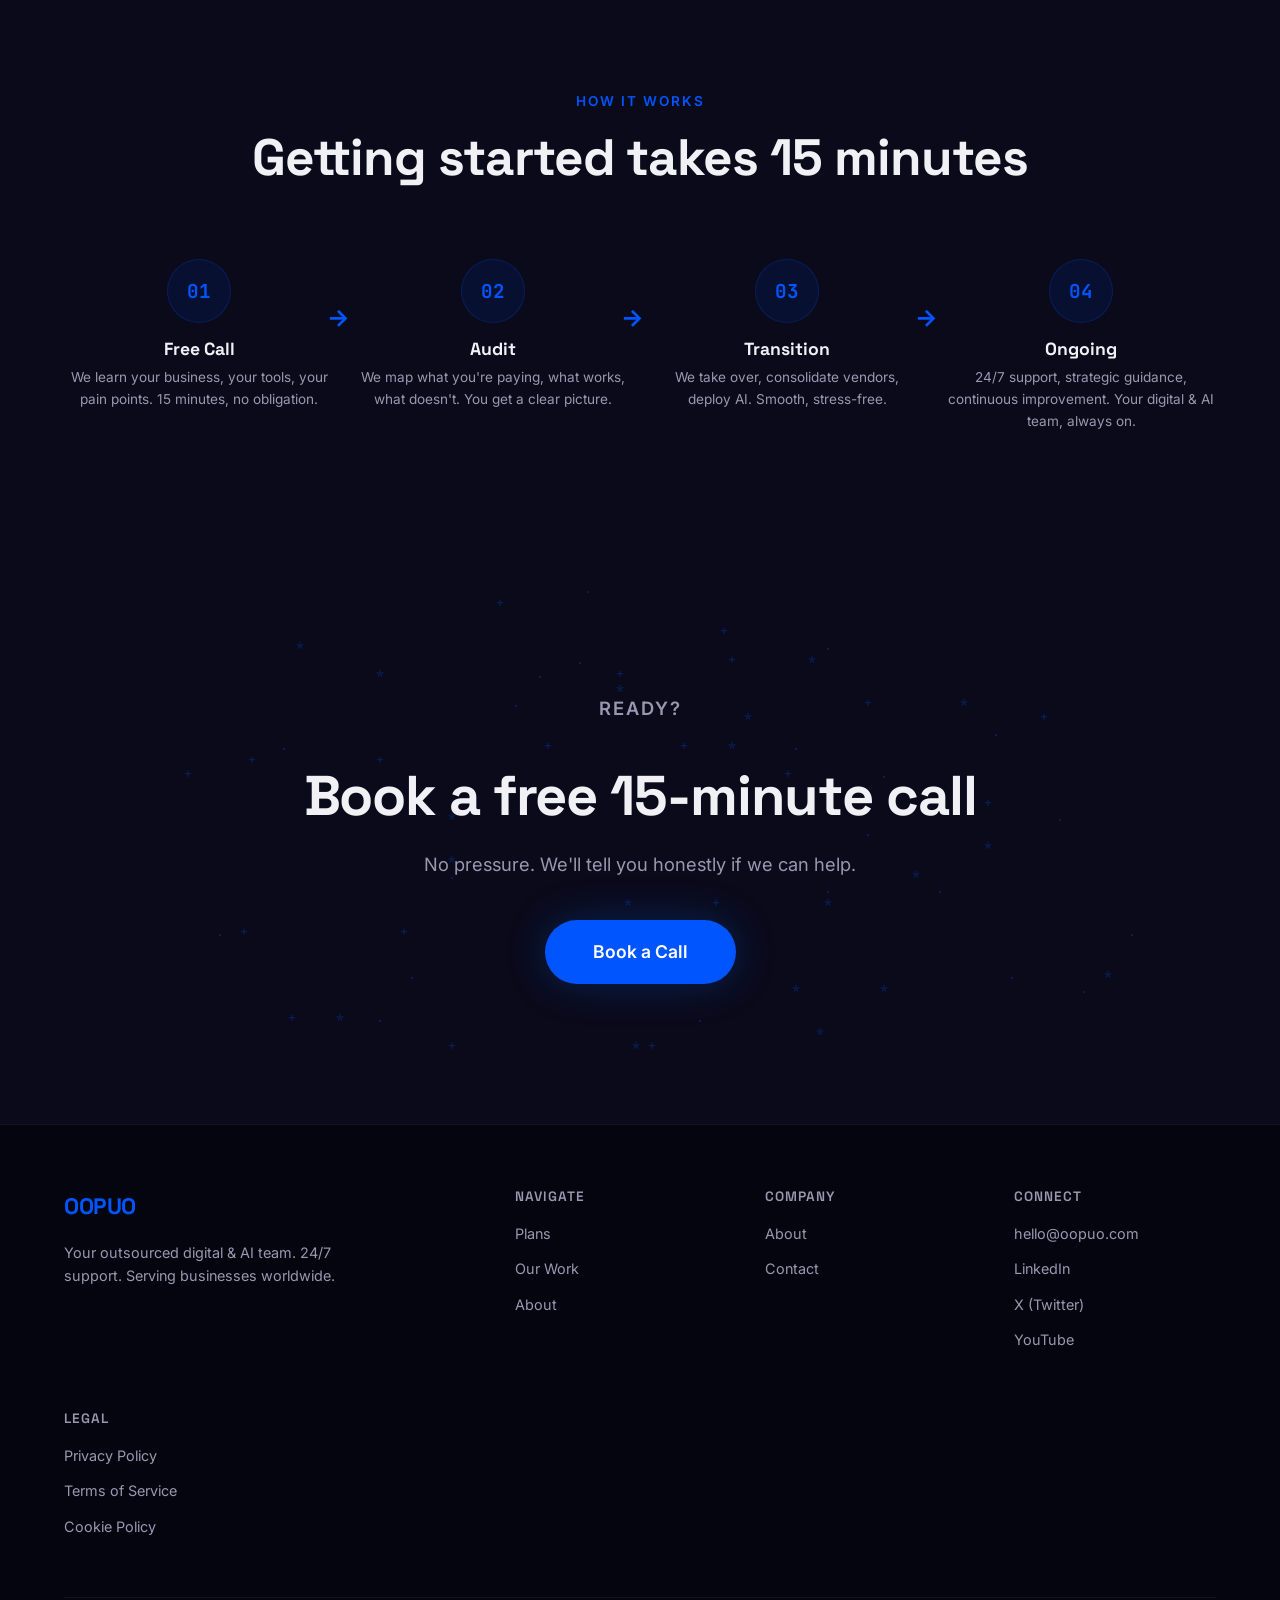
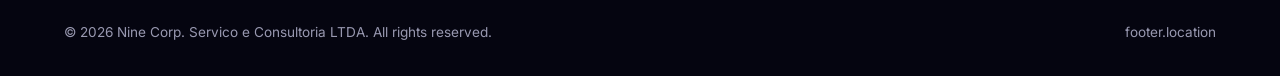
<file: plans.html>
<!DOCTYPE html>
<html lang="en">
<head>
<!-- Google tag (gtag.js) -->
<script async src="https://www.googletagmanager.com/gtag/js?id=G-T1PD58NJ4E"></script>
<script>
 window.dataLayer = window.dataLayer || [];
 function gtag(){dataLayer.push(arguments);}
 gtag('js', new Date());

 gtag('config', 'G-T1PD58NJ4E');
</script>
<meta charset="UTF-8">
<meta name="viewport" content="width=device-width, initial-scale=1.0">
<title>Plans — OOPUO | Your Digital & AI Team</title>
<link rel="icon" type="image/svg+xml" href="assets/favicon.svg">
<meta name="description" content="Simple, transparent pricing for your outsourced digital and AI team. Essentials from €300/mo, Growth from €500/mo. No long-term contracts.">
<meta property="og:title" content="Plans — OOPUO | Your Digital & AI Team">
<meta property="og:description" content="Simple, transparent pricing for your outsourced digital and AI team. Essentials from €300/mo, Growth from €500/mo. No long-term contracts.">
<meta property="og:type" content="website">
<meta property="og:url" content="https://oopuo.com/plans.html">
<meta property="og:image" content="https://oopuo.com/assets/images/og-default.jpg">
<link rel="preconnect" href="https://fonts.googleapis.com">
<link rel="preconnect" href="https://fonts.gstatic.com" crossorigin>
<link href="https://fonts.googleapis.com/css2?family=Inter:wght@400;500;600&family=Space+Grotesk:wght@500;600;700&family=JetBrains+Mono:wght@400;500&display=swap" rel="stylesheet">
<link rel="stylesheet" href="css/main.css?v=2">
<script type="application/ld+json">
{"@context":"https://schema.org","@type":"WebPage","name":"Plans","url":"https://oopuo.com/plans.html","description":"Simple, transparent pricing for your outsourced digital and AI team.","isPartOf":{"@type":"WebSite","name":"Oopuo","url":"https://oopuo.com"}}
</script>
<script type="application/ld+json">
{"@context":"https://schema.org","@type":"BreadcrumbList","itemListElement":[{"@type":"ListItem","position":1,"name":"Home","item":"https://oopuo.com/"},{"@type":"ListItem","position":2,"name":"Plans","item":"https://oopuo.com/plans.html"}]}
</script>
</head>
<body>

<!-- NAV -->
<nav>
  <div class="container">
    <a href="index.html" class="logo">
      <img src="assets/oopuo-logo-white.svg" class="logo-icon" width="64" height="64" style="height:48px; width:auto;" alt="OOPUO Logo">
      <span>OOPUO</span>
    </a>
    <ul class="nav-links">
      <li><a href="plans.html" data-i18n="nav.plans">Plans</a></li>
      <li><a href="portfolio.html" data-i18n="nav.portfolio">Our Work</a></li>
      <li><a href="about.html" data-i18n="nav.about">About</a></li>
      <li><a href="contact.html" data-i18n="nav.contact">Contact</a></li>
      <li>
        <div class="lang-dropdown">
          <button class="lang-dropdown-toggle" id="langToggle">
            <span class="lang-current">EN</span>
            <svg width="10" height="6" viewBox="0 0 10 6" fill="none"><path d="M1 1l4 4 4-4" stroke="currentColor" stroke-width="1.5" stroke-linecap="round" stroke-linejoin="round"/></svg>
          </button>
          <div class="lang-dropdown-menu" id="langMenu">
            <button data-lang="en" class="lang-option active">English</button>
            <button data-lang="nl" class="lang-option">Nederlands</button>
            <button data-lang="pt" class="lang-option">Português</button>
            <button data-lang="de" class="lang-option">Deutsch</button>
            <button data-lang="fr" class="lang-option">Français</button>
            <button data-lang="es" class="lang-option">Español</button>
          </div>
        </div>
      </li>
      <li><a href="contact.html" class="nav-cta" data-i18n="nav.cta">Get Started</a></li>
    </ul>
    <button class="menu-toggle" aria-label="Menu">☰</button>
  </div>
</nav>

<!-- HERO -->
<section data-block="hero" data-editable class="hero hero-short">
  <div class="ascii-bg"><pre id="ascii-hero"></pre></div>
  <div class="hero-content">
    <div class="hero-badge reveal" data-i18n="plans.hero.badge">Transparent pricing</div>
    <h1 data-field="heading" class="reveal reveal-delay-1"><span class="gradient" data-i18n="plans.hero.title">One subscription. Everything digital.</span></h1>
    <p data-field="text" class="reveal reveal-delay-2" data-i18n="plans.hero.subtitle">Your outsourced digital & AI team. Choose the plan that fits your business.</p>
    <div class="btn-group reveal reveal-delay-3">
      <a data-field="cta" href="#pricing" class="btn btn-primary" data-i18n="plans.hero.cta1">See Plans &rarr;</a>
      <a data-field="cta" href="https://meetings-eu1.hubspot.com/otavio-alves" target="_blank" class="btn btn-secondary" data-i18n="plans.hero.cta2">Book a Free Call</a>
    </div>
  </div>
</section>

<!-- SERVICE CARDS -->
<section data-block="services" data-editable class="services-section section-light" style="position:relative;overflow:hidden">
  <canvas class="particle-net"></canvas>
  <div class="container" style="position:relative;z-index:1">
    <div class="section-header">
      <p class="section-label reveal" data-i18n="plans.included.label">What's included</p>
      <h2 data-field="heading" class="section-title reveal reveal-delay-1" data-i18n="plans.included.title">Everything your business needs, managed by one team</h2>
    </div>
    <div data-repeatable class="service-cards">
      <div data-item class="service-card reveal">
        <div class="service-icon"><svg viewBox="0 0 24 24"><rect x="2" y="3" width="20" height="14" rx="2"/><path d="M8 21h8M12 17v4"/></svg></div>
        <h3 data-field="heading" data-i18n="plans.service.web.title">Website Management & Hosting</h3>
        <p data-field="text" data-i18n="plans.service.web.text">Your website kept running, secure, and up to date. Hosting, updates, performance monitoring, and content changes — all included.</p>
      </div>
      <div data-item class="service-card reveal reveal-delay-1">
        <div class="service-icon"><svg viewBox="0 0 24 24"><path d="M4 4h16c1.1 0 2 .9 2 2v12c0 1.1-.9 2-2 2H4c-1.1 0-2-.9-2-2V6c0-1.1.9-2 2-2z"/><path d="M22 6l-10 7L2 6"/></svg></div>
        <h3 data-field="heading" data-i18n="plans.service.email.title">Email & DNS Infrastructure</h3>
        <p data-field="text" data-i18n="plans.service.email.text">Professional email setup, domain management, DNS configuration. The digital foundation that keeps your business reachable and professional.</p>
      </div>
      <div data-item class="service-card reveal reveal-delay-2">
        <div class="service-icon"><svg viewBox="0 0 24 24"><circle cx="12" cy="12" r="3"/><path d="M19.4 15a1.65 1.65 0 0 0 .33 1.82l.06.06a2 2 0 1 1-2.83 2.83l-.06-.06a1.65 1.65 0 0 0-1.82-.33 1.65 1.65 0 0 0-1 1.51V21a2 2 0 1 1-4 0v-.09A1.65 1.65 0 0 0 9 19.4a1.65 1.65 0 0 0-1.82.33l-.06.06a2 2 0 1 1-2.83-2.83l.06-.06A1.65 1.65 0 0 0 4.68 15a1.65 1.65 0 0 0-1.51-1H3a2 2 0 1 1 0-4h.09A1.65 1.65 0 0 0 4.6 9a1.65 1.65 0 0 0-.33-1.82l-.06-.06a2 2 0 1 1 2.83-2.83l.06.06A1.65 1.65 0 0 0 9 4.68a1.65 1.65 0 0 0 1-1.51V3a2 2 0 1 1 4 0v.09a1.65 1.65 0 0 0 1 1.51 1.65 1.65 0 0 0 1.82-.33l.06-.06a2 2 0 1 1 2.83 2.83l-.06.06A1.65 1.65 0 0 0 19.4 9a1.65 1.65 0 0 0 1.51 1H21a2 2 0 1 1 0 4h-.09a1.65 1.65 0 0 0-1.51 1z"/></svg></div>
        <h3 data-field="heading" data-i18n="plans.service.ai.title">AI Tools & Automation</h3>
        <p data-field="text" data-i18n="plans.service.ai.text">Practical AI that saves you time. Customer support automation, workflow optimization, and smart tools set up and managed for your business.</p>
      </div>
      <div data-item class="service-card reveal reveal-delay-3">
        <div class="service-icon"><svg viewBox="0 0 24 24"><path d="M21 15a2 2 0 0 1-2 2H7l-4 4V5a2 2 0 0 1 2-2h14a2 2 0 0 1 2 2z"/></svg></div>
        <h3 data-field="heading" data-i18n="plans.service.support.title">Ongoing Support & Guidance</h3>
        <p data-field="text" data-i18n="plans.service.support.text">Dedicated support when something breaks or when you need direction. Regular strategy reviews to keep your digital presence competitive and efficient.</p>
      </div>
    </div>
  </div>
</section>

<!-- COMPARISON -->
<section data-block="features" data-editable style="background:var(--bg);padding:100px 0;position:relative;overflow:hidden">
  <canvas class="particle-net"></canvas>
  <div class="container" style="position:relative;z-index:1">
    <div class="section-header">
      <p class="section-label reveal" data-i18n="plans.compare.label">Why Oopuo?</p>
      <h2 data-field="heading" class="section-title reveal reveal-delay-1" data-i18n="plans.compare.title">A freelancer does tasks. An agency does projects.<br>We run your digital operation.</h2>
    </div>
    <div class="reveal reveal-delay-2" style="overflow-x:auto;margin-top:48px">
      <table style="width:100%;border-collapse:collapse;font-size:.95rem;min-width:600px">
        <thead>
          <tr style="border-bottom:1px solid rgba(255,255,255,.1)">
            <th style="text-align:left;padding:14px 16px;color:var(--text2);font-weight:500"></th>
            <th style="padding:14px 16px;color:var(--text2);font-weight:500" data-i18n="plans.compare.col.freelancer">Freelancer</th>
            <th style="padding:14px 16px;color:var(--text2);font-weight:500" data-i18n="plans.compare.col.agency">Agency</th>
            <th style="padding:14px 16px;color:var(--text2);font-weight:500" data-i18n="plans.compare.col.it">IT Support</th>
            <th style="padding:14px 16px;color:#0055ff;font-weight:600" data-i18n="plans.compare.col.oopuo">Oopuo</th>
          </tr>
        </thead>
        <tbody>
          <tr style="border-bottom:1px solid rgba(255,255,255,.06)">
            <td style="padding:14px 16px;color:var(--text1)" data-i18n="plans.compare.r1">One point of contact</td>
            <td style="padding:14px 16px;text-align:center;color:var(--text2)" data-i18n="plans.compare.r1.f">Sometimes</td>
            <td style="padding:14px 16px;text-align:center;color:var(--text2)" data-i18n="plans.compare.r1.a">No</td>
            <td style="padding:14px 16px;text-align:center;color:var(--text2)" data-i18n="plans.compare.r1.i">Sometimes</td>
            <td style="padding:14px 16px;text-align:center;color:#0055ff;font-weight:600" data-i18n="plans.compare.r1.o">Always</td>
          </tr>
          <tr style="border-bottom:1px solid rgba(255,255,255,.06)">
            <td style="padding:14px 16px;color:var(--text1)" data-i18n="plans.compare.r2">Full digital overview</td>
            <td style="padding:14px 16px;text-align:center;color:var(--text2)" data-i18n="plans.compare.r2.f">No</td>
            <td style="padding:14px 16px;text-align:center;color:var(--text2)" data-i18n="plans.compare.r2.a">Partial</td>
            <td style="padding:14px 16px;text-align:center;color:var(--text2)" data-i18n="plans.compare.r2.i">No</td>
            <td style="padding:14px 16px;text-align:center;color:#0055ff;font-weight:600" data-i18n="plans.compare.r2.o">Yes</td>
          </tr>
          <tr style="border-bottom:1px solid rgba(255,255,255,.06)">
            <td style="padding:14px 16px;color:var(--text1)" data-i18n="plans.compare.r3">AI implementation</td>
            <td style="padding:14px 16px;text-align:center;color:var(--text2)" data-i18n="plans.compare.r3.f">Rarely</td>
            <td style="padding:14px 16px;text-align:center;color:var(--text2)" data-i18n="plans.compare.r3.a">Upsell</td>
            <td style="padding:14px 16px;text-align:center;color:var(--text2)" data-i18n="plans.compare.r3.i">No</td>
            <td style="padding:14px 16px;text-align:center;color:#0055ff;font-weight:600" data-i18n="plans.compare.r3.o">Included</td>
          </tr>
          <tr style="border-bottom:1px solid rgba(255,255,255,.06)">
            <td style="padding:14px 16px;color:var(--text1)" data-i18n="plans.compare.r4">Proactive strategy</td>
            <td style="padding:14px 16px;text-align:center;color:var(--text2)" data-i18n="plans.compare.r4.f">No</td>
            <td style="padding:14px 16px;text-align:center;color:var(--text2)" data-i18n="plans.compare.r4.a">Expensive</td>
            <td style="padding:14px 16px;text-align:center;color:var(--text2)" data-i18n="plans.compare.r4.i">No</td>
            <td style="padding:14px 16px;text-align:center;color:#0055ff;font-weight:600" data-i18n="plans.compare.r4.o">Monthly</td>
          </tr>
          <tr>
            <td style="padding:14px 16px;color:var(--text1)" data-i18n="plans.compare.r5">Predictable cost</td>
            <td style="padding:14px 16px;text-align:center;color:var(--text2)" data-i18n="plans.compare.r5.f">Hourly</td>
            <td style="padding:14px 16px;text-align:center;color:var(--text2)" data-i18n="plans.compare.r5.a">Project</td>
            <td style="padding:14px 16px;text-align:center;color:var(--text2)" data-i18n="plans.compare.r5.i">Per ticket</td>
            <td style="padding:14px 16px;text-align:center;color:#0055ff;font-weight:600" data-i18n="plans.compare.r5.o">Fixed monthly</td>
          </tr>
        </tbody>
      </table>
    </div>
  </div>
</section>

<!-- PRICING: SMB TIERS -->
<section data-block="services" data-editable class="pricing-section section-light" id="pricing" style="position:relative">
  <div class="container">
    <div class="section-header">
      <p class="section-label reveal" data-i18n="plans.pricing.label">Choose your plan</p>
      <h2 data-field="heading" class="section-title reveal reveal-delay-1" data-i18n="plans.pricing.title">Simple, transparent pricing</h2>
      <p class="section-subtitle reveal reveal-delay-2" data-i18n="plans.pricing.subtitle">For small businesses with 2-20 employees. No long-term contracts.</p>
    </div>
    <div data-repeatable class="pricing-grid pricing-grid-2">
      <div data-item class="pricing-card reveal">
        <h3>Essentials</h3>
        <div class="price">&euro;300</div>
        <div class="price-sub" data-i18n="plans.pricing.permonth">per month</div>
        <ul>
          <li data-i18n="plans.pricing.essentials.f1">Your website managed, updated, hosted — you never think about it</li>
          <li data-i18n="plans.pricing.essentials.f2">Email, DNS, domains — all consolidated</li>
          <li data-i18n="plans.pricing.essentials.f3">5 hours of support — something breaks, you text us, we fix it</li>
          <li data-i18n="plans.pricing.essentials.f4">48h response time</li>
          <li data-i18n="plans.pricing.essentials.f5">Basic AI tool setup & guidance</li>
          <li data-i18n="plans.pricing.essentials.f6">Quarterly strategy call</li>
          <li data-i18n="plans.pricing.essentials.f7">One dashboard showing everything we manage</li>
        </ul>
        <a data-field="cta" href="contact.html" class="btn btn-secondary" style="width:100%;justify-content:center" data-i18n="plans.pricing.essentials.cta">Get Started &rarr;</a>
      </div>
      <div data-item class="pricing-card featured reveal reveal-delay-1">
        <h3>Growth</h3>
        <div class="price">&euro;500</div>
        <div class="price-sub" data-i18n="plans.pricing.permonth">per month</div>
        <ul>
          <li data-i18n="plans.pricing.growth.f1">Everything in Essentials</li>
          <li data-i18n="plans.pricing.growth.f2">12 hours of support — 24h priority response</li>
          <li data-i18n="plans.pricing.growth.f3">AI workflows built for your business — automate repetitive tasks</li>
          <li data-i18n="plans.pricing.growth.f4">Monthly strategic review — are you spending smart?</li>
          <li data-i18n="plans.pricing.growth.f5">Dedicated contact — same person, every time</li>
          <li data-i18n="plans.pricing.growth.f6">Cost audit: find where you're overpaying and fix it</li>
        </ul>
        <a data-field="cta" href="contact.html" class="btn btn-primary" style="width:100%;justify-content:center" data-i18n="plans.pricing.growth.cta">Get Started &rarr;</a>
      </div>
    </div>

    <!-- What's NOT included -->
    <div style="max-width:600px;margin:48px auto 0;text-align:center" class="reveal">
      <h3 style="font-size:1.1rem;margin-bottom:16px;color:var(--text2)" data-i18n="plans.notincluded.title">What's not included</h3>
      <p style="color:var(--text2);font-size:.9rem;line-height:1.7" data-i18n="plans.notincluded.text">Custom software development, paid advertising management, and one-off projects outside the subscription scope are scoped and quoted separately.</p>
    </div>

    <p class="pricing-note reveal">No long-term contracts. Billed monthly. Cancel anytime.</p>
  </div>
</section>

<!-- ENTERPRISE SEPARATOR -->
<section data-block="features" data-editable style="background:var(--bg2);padding:120px 0">
  <div class="container">
    <div class="section-header">
      <p class="section-label reveal" data-i18n="plans.enterprise.label">Need more?</p>
      <h2 data-field="heading" class="section-title reveal reveal-delay-1" data-i18n="plans.enterprise.title">Enterprise-grade solutions</h2>
      <p class="section-subtitle reveal reveal-delay-2" data-i18n="plans.enterprise.subtitle">For larger teams or businesses with specific requirements. Custom scope, dedicated resources, tailored to your operation.</p>
    </div>
    <div data-repeatable class="capability-cards reveal reveal-delay-3">
      <div data-item class="capability-card">
        <div class="cap-icon"><svg viewBox="0 0 24 24" fill="none" stroke="currentColor" stroke-width="1.5" stroke-linecap="round" stroke-linejoin="round"><path d="M17 21v-2a4 4 0 0 0-4-4H5a4 4 0 0 0-4 4v2"/><circle cx="9" cy="7" r="4"/><path d="M23 21v-2a4 4 0 0 0-3-3.87"/><path d="M16 3.13a4 4 0 0 1 0 7.75"/></svg></div>
        <h3 data-field="heading" data-i18n="plans.enterprise.team.title">Dedicated Team</h3>
        <p data-field="text" data-i18n="plans.enterprise.team.text">A full digital & AI team assigned to your business. Strategic planning, execution, and ongoing optimization — not just support hours.</p>
      </div>
      <div data-item class="capability-card">
        <div class="cap-icon"><svg viewBox="0 0 24 24" fill="none" stroke="currentColor" stroke-width="1.5" stroke-linecap="round" stroke-linejoin="round"><circle cx="12" cy="12" r="3"/><path d="M19.4 15a1.65 1.65 0 0 0 .33 1.82l.06.06a2 2 0 1 1-2.83 2.83l-.06-.06a1.65 1.65 0 0 0-1.82-.33 1.65 1.65 0 0 0-1 1.51V21a2 2 0 1 1-4 0v-.09A1.65 1.65 0 0 0 9 19.4a1.65 1.65 0 0 0-1.82.33l-.06.06a2 2 0 1 1-2.83-2.83l.06-.06A1.65 1.65 0 0 0 4.68 15a1.65 1.65 0 0 0-1.51-1H3a2 2 0 1 1 0-4h.09A1.65 1.65 0 0 0 4.6 9"/></svg></div>
        <h3 data-field="heading" data-i18n="plans.enterprise.ai.title">Custom AI Builds</h3>
        <p data-field="text" data-i18n="plans.enterprise.ai.text">Bespoke AI systems designed for your workflows. From intelligent customer support to internal automation — built specifically for how your business operates.</p>
      </div>
      <div data-item class="capability-card">
        <div class="cap-icon"><svg viewBox="0 0 24 24" fill="none" stroke="currentColor" stroke-width="1.5" stroke-linecap="round" stroke-linejoin="round"><rect x="1" y="4" width="22" height="16" rx="2" ry="2"/><line x1="1" y1="10" x2="23" y2="10"/></svg></div>
        <h3 data-field="heading" data-i18n="plans.enterprise.multi.title">Multi-Location Support</h3>
        <p data-field="text" data-i18n="plans.enterprise.multi.text">Digital infrastructure that scales across locations. Centralized management, consistent experience, local adaptations where needed.</p>
      </div>
      <div data-item class="capability-card">
        <div class="cap-icon"><svg viewBox="0 0 24 24" fill="none" stroke="currentColor" stroke-width="1.5" stroke-linecap="round" stroke-linejoin="round"><path d="M12 22s8-4 8-10V5l-8-3-8 3v7c0 6 8 10 8 10z"/></svg></div>
        <h3 data-field="heading" data-i18n="plans.enterprise.sla.title">SLA Guarantees</h3>
        <p data-field="text" data-i18n="plans.enterprise.sla.text">Guaranteed response times, uptime commitments, and priority escalation. The reliability your business demands, backed by contract.</p>
      </div>
    </div>
    <div style="text-align:center;margin-top:48px" class="reveal">
      <a data-field="cta" href="https://meetings-eu1.hubspot.com/otavio-alves" target="_blank" class="btn btn-primary" style="font-size:1.05rem;padding:16px 40px" data-i18n="plans.enterprise.cta">Book a Strategy Call &rarr;</a>
    </div>
  </div>
</section>

<!-- PROCESS -->
<section data-block="features" data-editable class="process-section">
  <div class="container">
    <div class="section-header">
      <p class="section-label reveal" data-i18n="plans.process.label">How it works</p>
      <h2 data-field="heading" class="section-title reveal reveal-delay-1" data-i18n="plans.process.title">Getting started is simple</h2>
    </div>
    <div data-repeatable class="process-steps process-steps-4">
      <div data-item class="process-step reveal">
        <div class="step-number">01</div>
        <h3 data-field="heading" data-i18n="plans.process.s1.title">Free Call</h3>
        <p data-field="text" data-i18n="plans.process.s1.text">We learn about your business, your tools, and your frustrations. 15 minutes, no obligation.</p>
      </div>
      <div data-item class="process-step reveal reveal-delay-1">
        <div class="step-number">02</div>
        <h3 data-field="heading" data-i18n="plans.process.s2.title">Audit</h3>
        <p data-field="text" data-i18n="plans.process.s2.text">We map what you're paying, what's working, and what's not. You get a clear picture of where you stand.</p>
      </div>
      <div data-item class="process-step reveal reveal-delay-2">
        <div class="step-number">03</div>
        <h3 data-field="heading" data-i18n="plans.process.s3.title">Transition</h3>
        <p data-field="text" data-i18n="plans.process.s3.text">We take over, consolidate your providers, and set up AI where it helps. Smooth and stress-free.</p>
      </div>
      <div data-item class="process-step reveal reveal-delay-3">
        <div class="step-number">04</div>
        <h3 data-field="heading" data-i18n="plans.process.s4.title">Ongoing</h3>
        <p data-field="text" data-i18n="plans.process.s4.text">Monthly support, strategic guidance, and continuous improvement. Your digital & AI team, always on call.</p>
      </div>
    </div>
  </div>
</section>

<!-- CTA -->
<section data-block="cta-banner" data-editable class="cta-section">
  <div class="ascii-bg"><pre id="ascii-cta"></pre></div>
  <div class="container">
    <p class="section-label reveal" data-i18n="cta.label">Ready?</p>
    <h2 data-field="heading" class="section-title reveal reveal-delay-1" data-i18n="cta.title">Book a free 15-minute call</h2>
    <p data-field="text" class="reveal reveal-delay-2" data-i18n="cta.subtitle">No pressure. We'll tell you honestly if we can help.</p>
    <a data-field="cta" href="https://meetings-eu1.hubspot.com/otavio-alves" target="_blank" class="btn btn-primary reveal reveal-delay-3" style="font-size:1.1rem;padding:18px 48px" data-i18n="cta.btn">Book a Call &rarr;</a>
  </div>
</section>

<!-- FOOTER -->
<footer data-block="footer" data-editable>
  <div class="container">
    <div class="footer-grid">
      <div class="footer-brand">
        <a href="index.html" class="logo"><span>OOPUO</span></a>
        <p data-field="text" data-i18n="footer.desc">Your outsourced digital & AI team. Serving businesses worldwide.</p>
      </div>
      <div class="footer-col">
        <h4 data-field="heading" data-i18n="footer.col1">Navigate</h4>
        <ul>
          <li><a href="plans.html">Plans</a></li>
          <li><a href="portfolio.html">Our Work</a></li>
          <li><a href="about.html">About</a></li>
        </ul>
      </div>
      <div class="footer-col">
        <h4 data-field="heading" data-i18n="footer.col2">Company</h4>
        <ul>
          <li><a href="about.html">About</a></li>
          <li><a href="contact.html">Contact</a></li>
        </ul>
      </div>
      <div class="footer-col">
        <h4 data-field="heading" data-i18n="footer.col3">Connect</h4>
        <ul>
          <li><a href="mailto:hello@oopuo.com">hello@oopuo.com</a></li>
          <li><a href="https://linkedin.com/company/oopuo" target="_blank">LinkedIn</a></li>
          <li><a href="https://x.com/oopuo" target="_blank">X (Twitter)</a></li>
          <li><a href="https://youtube.com/@OOPUO" target="_blank">YouTube</a></li>
        </ul>
      </div>
      <div class="footer-col">
        <h4>Legal</h4>
        <ul>
          <li><a href="privacy.html">Privacy Policy</a></li>
          <li><a href="terms.html">Terms of Service</a></li>
          <li><a href="cookies.html">Cookie Policy</a></li>
        </ul>
      </div>
    </div>
    <div class="footer-bottom">
      <p data-field="text" data-i18n="footer.copy">© 2026 Nine Corp. Servico e Consultoria LTDA. All rights reserved. CNPJ: 62.675.074/0001-85</p>
      <p data-i18n="footer.location"></p>
    </div>
  </div>
</footer>

<script src="js/particle-net.js"></script>
<script src="js/main.js"></script>
<script src="js/i18n.js"></script>
<script src="js/chat-widget.js"></script>
<script src="js/analytics.js"></script>
<script src="js/cookie-consent.js"></script>

<!-- HubSpot Tracking Code -->
<script>if(localStorage.getItem("oopuo_cookies_accepted")==="true"){var s=document.createElement("script");s.src="//js.hs-scripts.com/147967707.js";s.async=true;s.defer=true;document.body.appendChild(s);}</script>
</body>
</html>
</file>
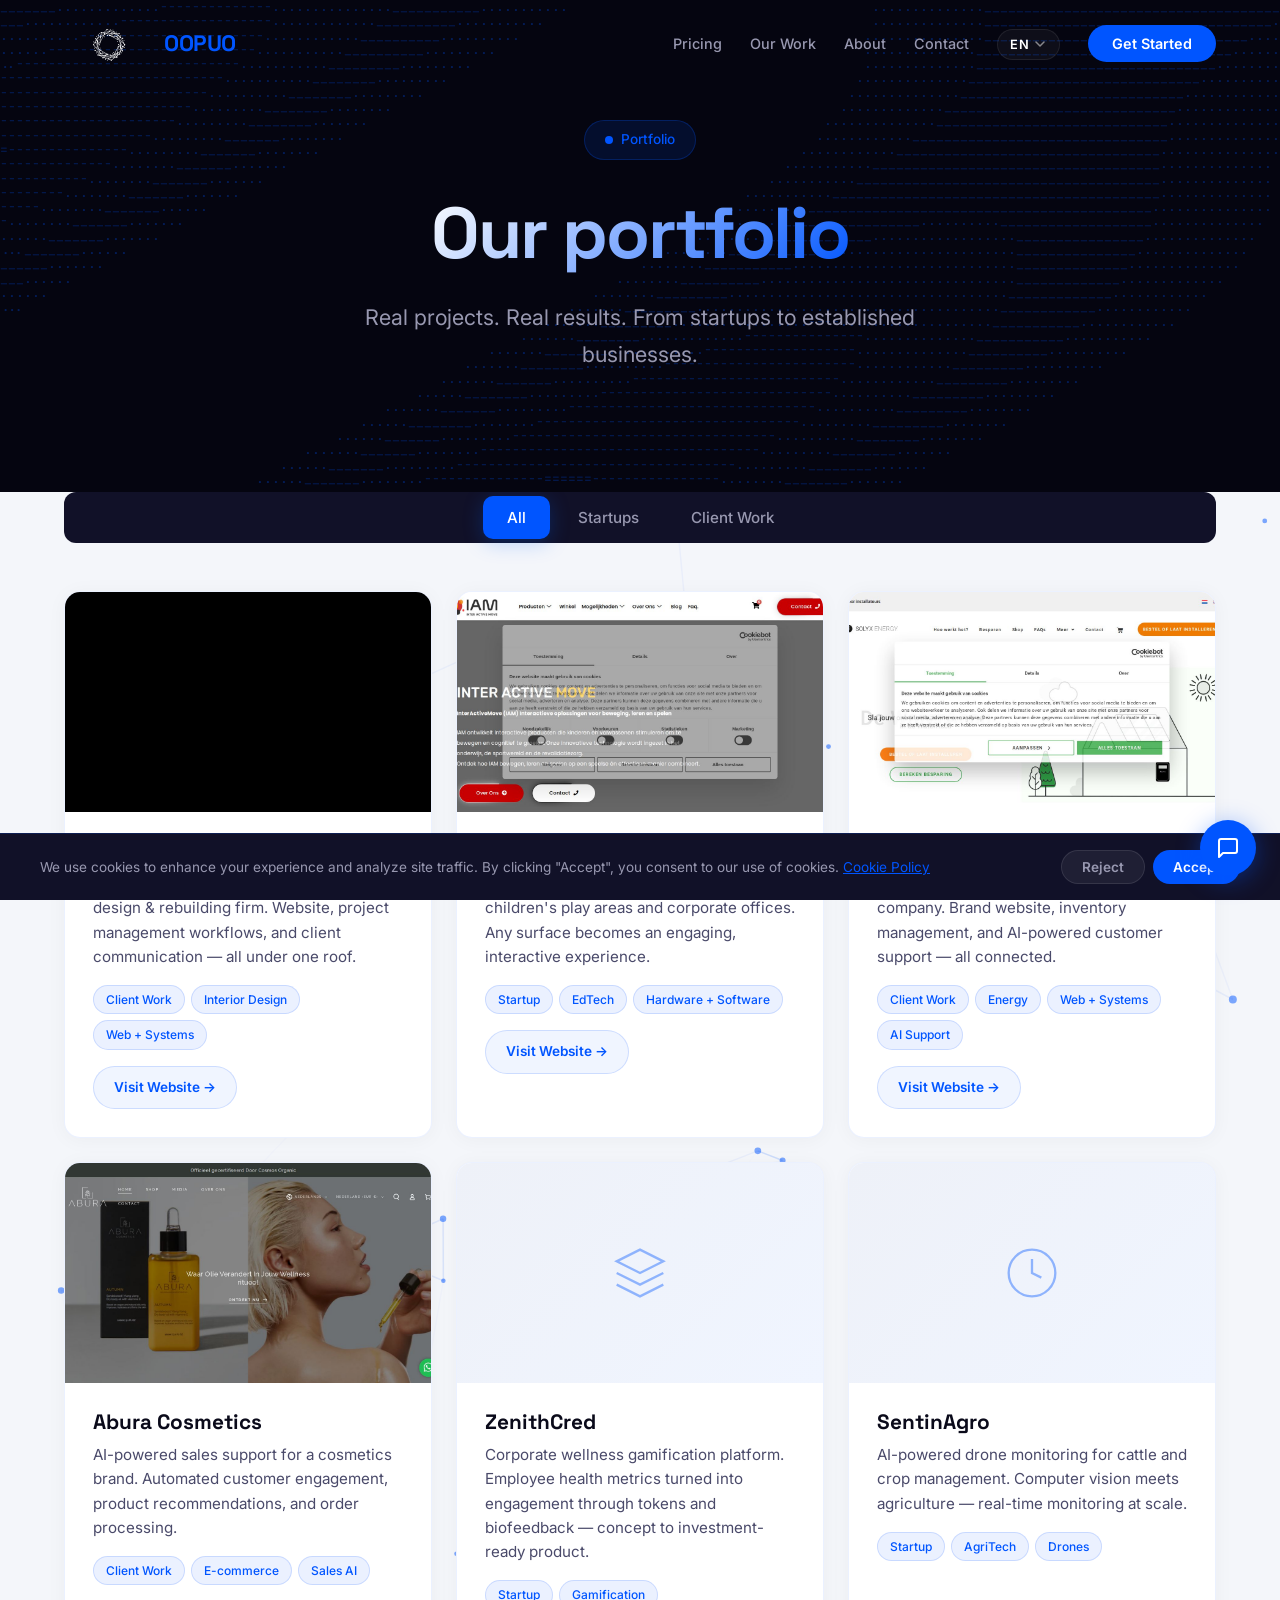
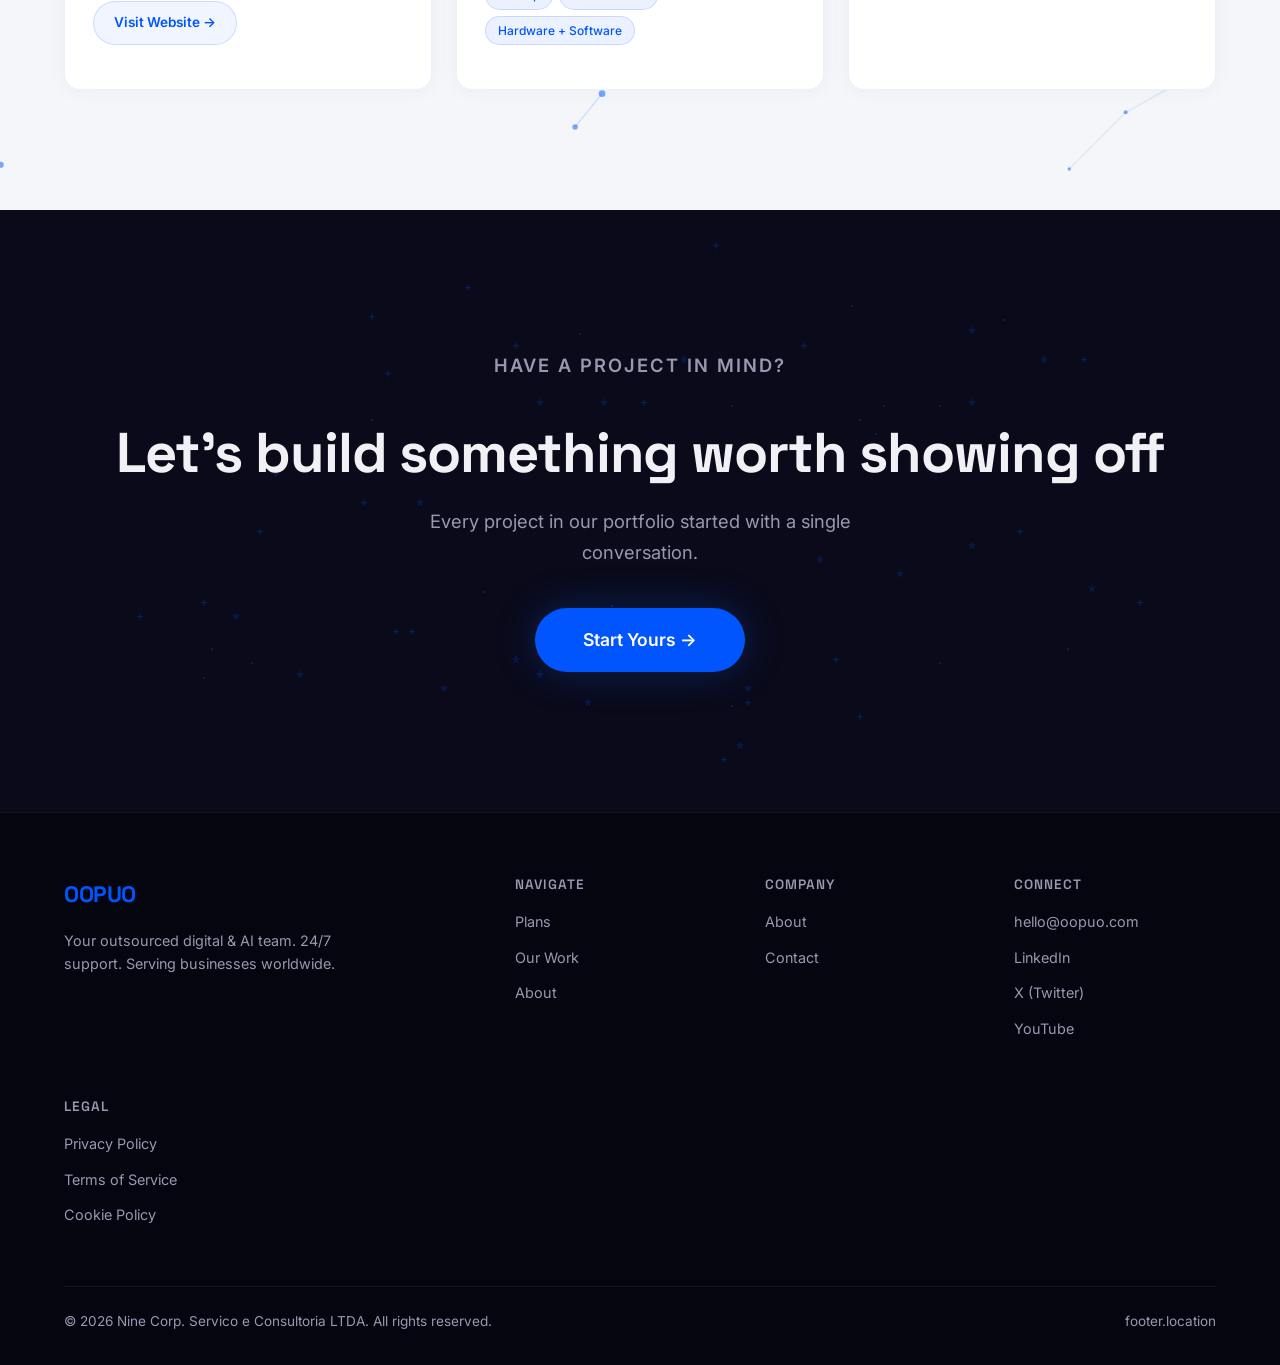
<file: portfolio.html>
<!DOCTYPE html>
<html lang="en">
<head>
<!-- Google tag (gtag.js) -->
<script async src="https://www.googletagmanager.com/gtag/js?id=G-T1PD58NJ4E"></script>
<script>
 window.dataLayer = window.dataLayer || [];
 function gtag(){dataLayer.push(arguments);}
 gtag('js', new Date());

 gtag('config', 'G-T1PD58NJ4E');
</script>
<meta charset="UTF-8">
<meta name="viewport" content="width=device-width, initial-scale=1.0">
<title>Our Work — OOPUO | Projects & Results</title>
<link rel="icon" type="image/svg+xml" href="assets/favicon.svg">
<meta name="description" content="Oopuo portfolio: ZenithCred, Interactive Move, Solyx Energy, SentinAgro, CuttingEdge, Abura Cosmetics. From funded startups to enterprise deployments.">
<meta property="og:title" content="Our Work — OOPUO | Projects & Results">
<meta property="og:description" content="Oopuo portfolio: ZenithCred, Interactive Move, Solyx Energy, SentinAgro, CuttingEdge, Abura Cosmetics. From funded startups to enterprise deployments.">
<meta property="og:type" content="website">
<meta property="og:url" content="https://oopuo.com/portfolio.html">
<meta property="og:image" content="https://oopuo.com/assets/images/og-default.jpg">
<link rel="preconnect" href="https://fonts.googleapis.com">
<link rel="preconnect" href="https://fonts.gstatic.com" crossorigin>
<link href="https://fonts.googleapis.com/css2?family=Inter:wght@400;500;600&family=Space+Grotesk:wght@500;600;700&family=JetBrains+Mono:wght@400;500&display=swap" rel="stylesheet">
<link rel="stylesheet" href="css/main.css?v=2">
<script type="application/ld+json">
{"@context":"https://schema.org","@type":"WebPage","name":"Our Work","url":"https://oopuo.com/portfolio.html","description":"Oopuo portfolio: projects and results from funded startups to enterprise deployments.","isPartOf":{"@type":"WebSite","name":"Oopuo","url":"https://oopuo.com"}}
</script>
<script type="application/ld+json">
{"@context":"https://schema.org","@type":"BreadcrumbList","itemListElement":[{"@type":"ListItem","position":1,"name":"Home","item":"https://oopuo.com/"},{"@type":"ListItem","position":2,"name":"Our Work","item":"https://oopuo.com/portfolio.html"}]}
</script>
</head>
<body>

<!-- NAV -->
<nav>
  <div class="container">
    <a href="index.html" class="logo">
      <img src="assets/oopuo-logo-white.svg" class="logo-icon" width="64" height="64" style="height:48px; width:auto;" alt="OOPUO Logo">
      <span>OOPUO</span>
    </a>
    <ul class="nav-links">
      <li><a href="plans.html" data-i18n="nav.plans">Plans</a></li>
      <li><a href="portfolio.html" data-i18n="nav.portfolio">Our Work</a></li>
      <li><a href="about.html" data-i18n="nav.about">About</a></li>
      <li><a href="contact.html" data-i18n="nav.contact">Contact</a></li>
      <li>
        <div class="lang-dropdown">
          <button class="lang-dropdown-toggle" id="langToggle">
            <span class="lang-current">EN</span>
            <svg width="10" height="6" viewBox="0 0 10 6" fill="none"><path d="M1 1l4 4 4-4" stroke="currentColor" stroke-width="1.5" stroke-linecap="round" stroke-linejoin="round"/></svg>
          </button>
          <div class="lang-dropdown-menu" id="langMenu">
            <button data-lang="en" class="lang-option active">English</button>
            <button data-lang="nl" class="lang-option">Nederlands</button>
            <button data-lang="pt" class="lang-option">Português</button>
            <button data-lang="de" class="lang-option">Deutsch</button>
            <button data-lang="fr" class="lang-option">Français</button>
            <button data-lang="es" class="lang-option">Español</button>
          </div>
        </div>
      </li>
      <li><a href="contact.html" class="nav-cta" data-i18n="nav.cta">Get Started</a></li>
    </ul>
    <button class="menu-toggle" aria-label="Menu">☰</button>
  </div>
</nav>

<!-- HERO -->
<section data-block="hero" data-editable class="hero hero-short">
  <div class="ascii-bg"><pre id="ascii-hero"></pre></div>
  <div class="hero-content">
    <div class="hero-badge reveal" data-i18n="portfolio.hero.badge">Portfolio</div>
    <h1 data-field="heading" class="reveal reveal-delay-1"><span class="gradient" data-i18n="portfolio.hero.title">Our portfolio</span></h1>
    <p data-field="text" class="reveal reveal-delay-2" data-i18n="portfolio.hero.subtitle">From funded startups to enterprise deployments — every project built with precision.</p>
  </div>
</section>

<!-- PORTFOLIO GRID -->
<section data-block="features" data-editable class="section-light" style="padding:0 0 120px;position:relative;overflow:hidden">
  <canvas class="particle-net"></canvas>
  <div class="container" style="position:relative;z-index:1">
    <div class="filter-tabs reveal">
      <button class="filter-tab active" data-filter="all" data-i18n="portfolio.filter.all">All</button>
      <button class="filter-tab" data-filter="startups" data-i18n="portfolio.filter.startups">Startups</button>
      <button class="filter-tab" data-filter="client" data-i18n="portfolio.filter.client">Client Work</button>
    </div>
    <div class="portfolio-grid" data-repeatable>

      <!-- CuttingEdge -->
      <div class="portfolio-card reveal" data-item data-category="client">
        <div class="portfolio-card-image" style="background:url('assets/portfolio/cuttingedge.jpg') center/cover no-repeat">
        </div>
        <div class="portfolio-card-body">
          <h3 data-field="heading">CuttingEdge</h3>
          <p data-field="text" class="port-desc" data-i18n="portfolio.ce.desc">Complete digital presence for an interior design & rebuilding firm. Website, project management workflows, and client communication — all under one roof.</p>
          <div class="port-tags">
            <span class="port-tag" data-i18n="portfolio.tag.client">Client Work</span>
            <span class="port-tag" data-i18n="portfolio.tag.interior">Interior Design</span>
            <span class="port-tag" data-i18n="portfolio.tag.websystems">Web + Systems</span>
          </div>
          <div style="display:flex;gap:10px;margin-top:16px;flex-wrap:wrap">
            <a href="https://cuttingedge.world" target="_blank" data-field="cta" class="btn btn-secondary" style="padding:10px 20px;font-size:.85rem" data-i18n="portfolio.visit">Visit Website &rarr;</a>
          </div>
        </div>
      </div>

      <!-- Interactive Move -->
      <div class="portfolio-card reveal reveal-delay-1" data-item data-category="startups">
        <div class="portfolio-card-image" style="background:url('assets/portfolio/interactivemove.jpg') center/cover no-repeat">
        </div>
        <div class="portfolio-card-body">
          <h3 data-field="heading">Interactive Move</h3>
          <p data-field="text" class="port-desc" data-i18n="portfolio.im.desc">Interactive projection systems for children's play areas and corporate offices. Turning any surface into an engaging, interactive experience with custom content.</p>
          <div class="port-tags">
            <span class="port-tag" data-i18n="portfolio.tag.startup">Startup</span>
            <span class="port-tag" data-i18n="portfolio.tag.edtech">EdTech</span>
            <span class="port-tag" data-i18n="portfolio.tag.hwsw">Hardware + Software</span>
          </div>
          <div style="display:flex;gap:10px;margin-top:16px;flex-wrap:wrap">
            <a href="https://interactivemove.nl" target="_blank" data-field="cta" class="btn btn-secondary" style="padding:10px 20px;font-size:.85rem" data-i18n="portfolio.visit">Visit Website &rarr;</a>
          </div>
        </div>
      </div>

      <!-- Solyx Energy -->
      <div class="portfolio-card reveal reveal-delay-2" data-item data-category="client">
        <div class="portfolio-card-image" style="background:url('assets/portfolio/solyx.jpg') center/cover no-repeat">
        </div>
        <div class="portfolio-card-body">
          <h3 data-field="heading">Solyx Energy</h3>
          <p data-field="text" class="port-desc" data-i18n="portfolio.solyx.desc">Complete digital infrastructure for a solar energy company. Brand website, inventory management system, and AI-powered customer support — all connected.</p>
          <div class="port-tags">
            <span class="port-tag" data-i18n="portfolio.tag.client">Client Work</span>
            <span class="port-tag" data-i18n="portfolio.tag.energy">Energy</span>
            <span class="port-tag" data-i18n="portfolio.tag.websystems">Web + Systems</span>
            <span class="port-tag" data-i18n="portfolio.tag.aisupport">AI Support</span>
          </div>
          <div style="display:flex;gap:10px;margin-top:16px;flex-wrap:wrap">
            <a href="https://solyxenergy.nl" target="_blank" data-field="cta" class="btn btn-secondary" style="padding:10px 20px;font-size:.85rem" data-i18n="portfolio.visit">Visit Website &rarr;</a>
          </div>
        </div>
      </div>

      <!-- Abura Cosmetics -->
      <div class="portfolio-card reveal" data-item data-category="client">
        <div class="portfolio-card-image" style="background:url('assets/portfolio/abura.jpg') center/cover no-repeat">
        </div>
        <div class="portfolio-card-body">
          <h3 data-field="heading">Abura Cosmetics</h3>
          <p data-field="text" class="port-desc" data-i18n="portfolio.abura.desc">AI-powered sales support system for a cosmetics brand. Automated customer engagement, product recommendations, and order processing.</p>
          <div class="port-tags">
            <span class="port-tag" data-i18n="portfolio.tag.client">Client Work</span>
            <span class="port-tag" data-i18n="portfolio.tag.ecommerce">E-commerce</span>
            <span class="port-tag" data-i18n="portfolio.tag.salesai">Sales AI</span>
          </div>
          <div style="display:flex;gap:10px;margin-top:16px;flex-wrap:wrap">
            <a href="https://aburacosmetics.com" target="_blank" data-field="cta" class="btn btn-secondary" style="padding:10px 20px;font-size:.85rem" data-i18n="portfolio.visit">Visit Website &rarr;</a>
          </div>
        </div>
      </div>

      <!-- ZenithCred -->
      <div class="portfolio-card reveal reveal-delay-1" data-item data-category="startups">
        <div class="portfolio-card-image">
          <svg viewBox="0 0 24 24"><path d="M12 2L2 7l10 5 10-5-10-5z"/><path d="M2 17l10 5 10-5"/><path d="M2 12l10 5 10-5"/></svg>
        </div>
        <div class="portfolio-card-body">
          <h3 data-field="heading">ZenithCred</h3>
          <p data-field="text" class="port-desc" data-i18n="portfolio.zenith.desc">Corporate wellness gamification platform. Employee health metrics turned into engagement through tokens and biofeedback — from concept to investment-ready product.</p>
          <div class="port-tags">
            <span class="port-tag" data-i18n="portfolio.tag.startup">Startup</span>
            <span class="port-tag" data-i18n="portfolio.tag.gamification">Gamification</span>
            <span class="port-tag" data-i18n="portfolio.tag.hwsw">Hardware + Software</span>
          </div>
        </div>
      </div>

      <!-- SentinAgro -->
      <div class="portfolio-card reveal reveal-delay-2" data-item data-category="startups">
        <div class="portfolio-card-image">
          <svg viewBox="0 0 24 24"><circle cx="12" cy="12" r="10"/><path d="M12 6v6l4 2"/></svg>
        </div>
        <div class="portfolio-card-body">
          <h3 data-field="heading">SentinAgro</h3>
          <p data-field="text" class="port-desc" data-i18n="portfolio.sentin.desc">AI-powered drone monitoring system for cattle and crop management. Computer vision meets agriculture — real-time monitoring at scale.</p>
          <div class="port-tags">
            <span class="port-tag" data-i18n="portfolio.tag.startup">Startup</span>
            <span class="port-tag" data-i18n="portfolio.tag.agritech">AgriTech</span>
            <span class="port-tag" data-i18n="portfolio.tag.drones">Drones</span>
          </div>
        </div>
      </div>

    </div>
  </div>
</section>

<!-- CTA -->
<section data-block="cta-banner" data-editable class="cta-section">
  <div class="ascii-bg"><pre id="ascii-cta"></pre></div>
  <div class="container">
    <p class="section-label reveal" data-i18n="portfolio.cta.label">Have a project in mind?</p>
    <h2 data-field="heading" class="section-title reveal reveal-delay-1" data-i18n="portfolio.cta.title">Let's build something<br>worth showing off</h2>
    <p data-field="text" class="reveal reveal-delay-2" data-i18n="portfolio.cta.subtitle">Every project in our portfolio started with a single conversation.</p>
    <a href="contact.html" data-field="cta" class="btn btn-primary reveal reveal-delay-3" style="font-size:1.1rem;padding:18px 48px" data-i18n="portfolio.cta.btn">Start Yours →</a>
  </div>
</section>

<!-- FOOTER -->
<footer data-block="footer" data-editable>
  <div class="container">
    <div class="footer-grid">
      <div class="footer-brand">
        <a href="index.html" class="logo"><span>OOPUO</span></a>
        <p data-field="text" data-i18n="footer.desc">Your outsourced digital & AI team. Serving businesses worldwide.</p>
      </div>
      <div class="footer-col">
        <h4 data-field="heading" data-i18n="footer.col1">Navigate</h4>
        <ul>
          <li><a href="plans.html">Plans</a></li>
          <li><a href="portfolio.html">Our Work</a></li>
          <li><a href="about.html">About</a></li>
        </ul>
      </div>
      <div class="footer-col">
        <h4 data-field="heading" data-i18n="footer.col2">Company</h4>
        <ul>
          <li><a href="about.html">About</a></li>
          <li><a href="contact.html">Contact</a></li>
        </ul>
      </div>
      <div class="footer-col">
        <h4 data-field="heading" data-i18n="footer.col3">Connect</h4>
        <ul>
          <li><a href="mailto:hello@oopuo.com">hello@oopuo.com</a></li>
          <li><a href="https://linkedin.com/company/oopuo" target="_blank">LinkedIn</a></li>
          <li><a href="https://x.com/oopuo" target="_blank">X (Twitter)</a></li>
          <li><a href="https://youtube.com/@OOPUO" target="_blank">YouTube</a></li>
        </ul>
      </div>
      <div class="footer-col">
        <h4>Legal</h4>
        <ul>
          <li><a href="privacy.html">Privacy Policy</a></li>
          <li><a href="terms.html">Terms of Service</a></li>
          <li><a href="cookies.html">Cookie Policy</a></li>
        </ul>
      </div>
    </div>
    <div class="footer-bottom">
      <p data-field="text" data-i18n="footer.copy">© 2026 Nine Corp. Servico e Consultoria LTDA. All rights reserved. CNPJ: 62.675.074/0001-85</p>
      <p data-i18n="footer.location"></p>
    </div>
  </div>
</footer>

<script src="js/particle-net.js"></script>
<script src="js/main.js"></script>
<script src="js/i18n.js"></script>
<script src="js/chat-widget.js"></script>
<script src="js/analytics.js"></script>
<script src="js/cookie-consent.js"></script>

<!-- HubSpot Tracking Code -->
<script>if(localStorage.getItem("oopuo_cookies_accepted")==="true"){var s=document.createElement("script");s.src="//js.hs-scripts.com/147967707.js";s.async=true;s.defer=true;document.body.appendChild(s);}</script>
</body>
</html>
</file>
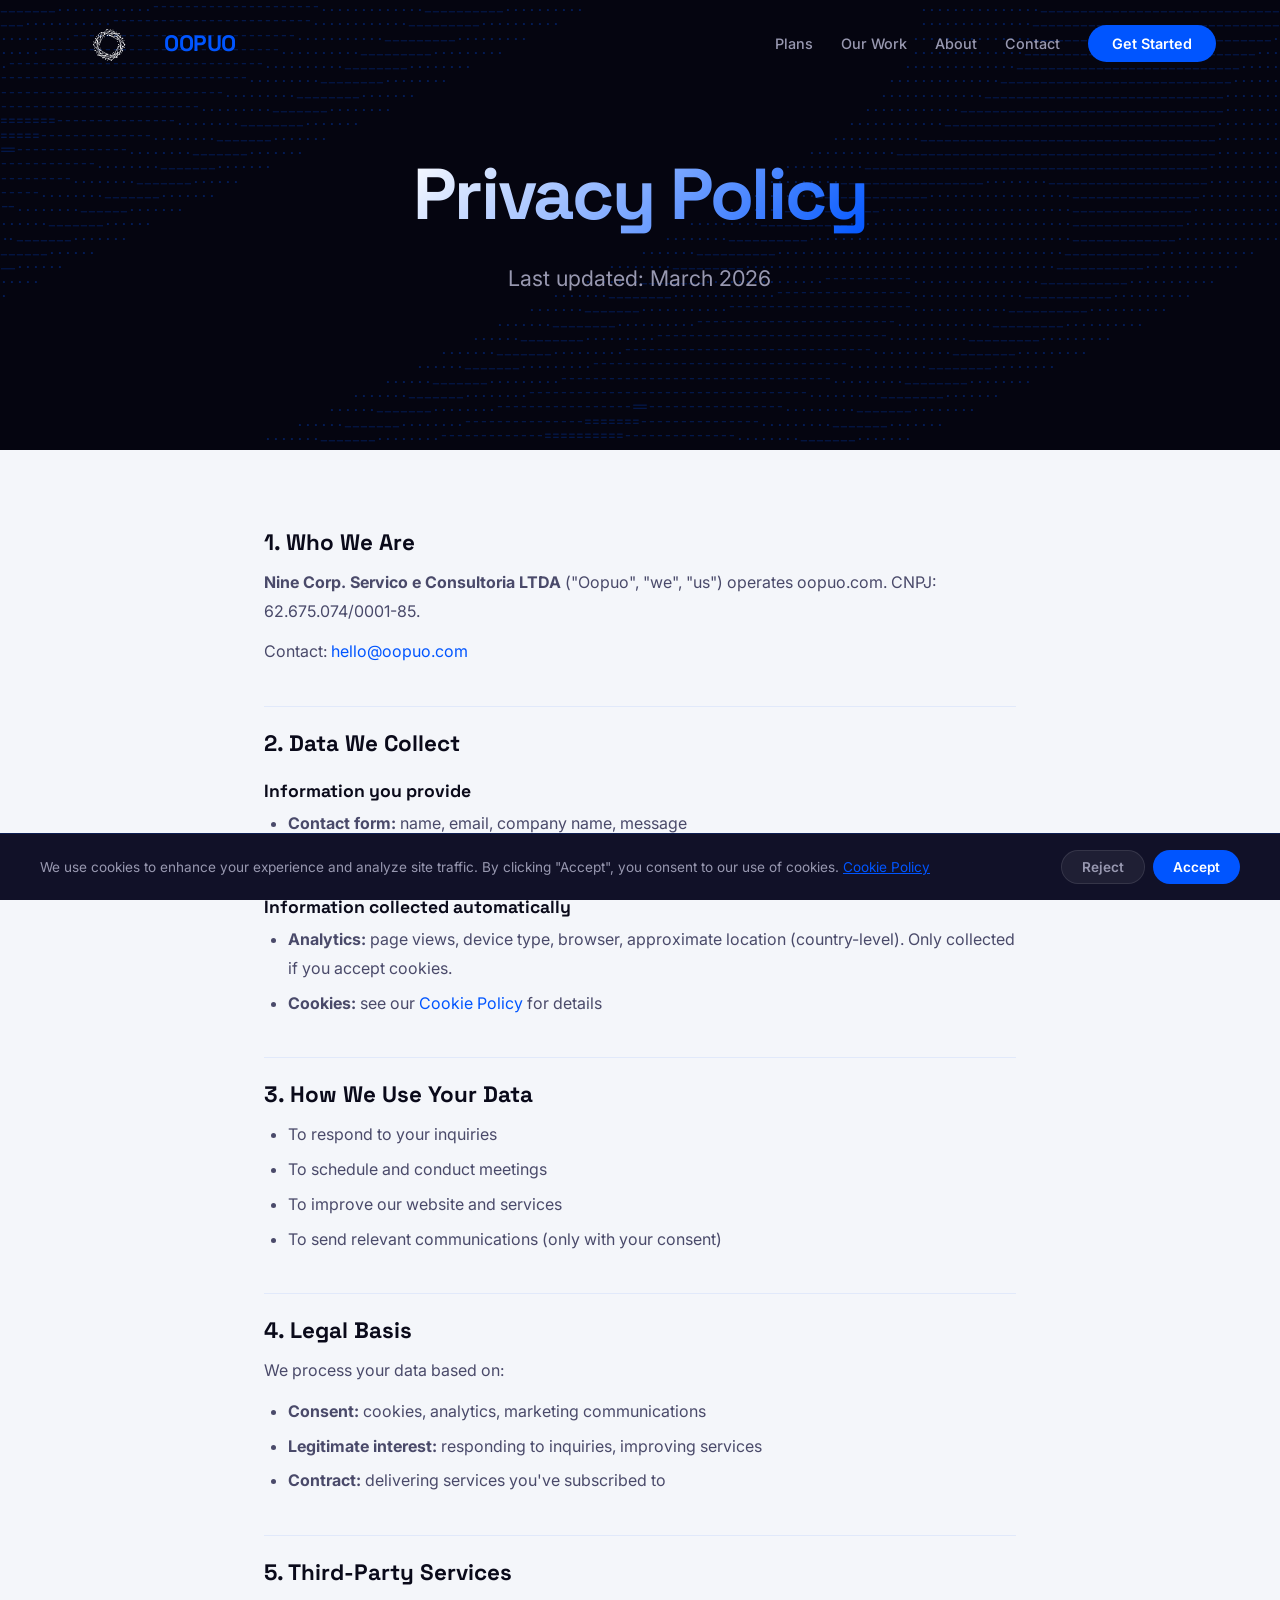
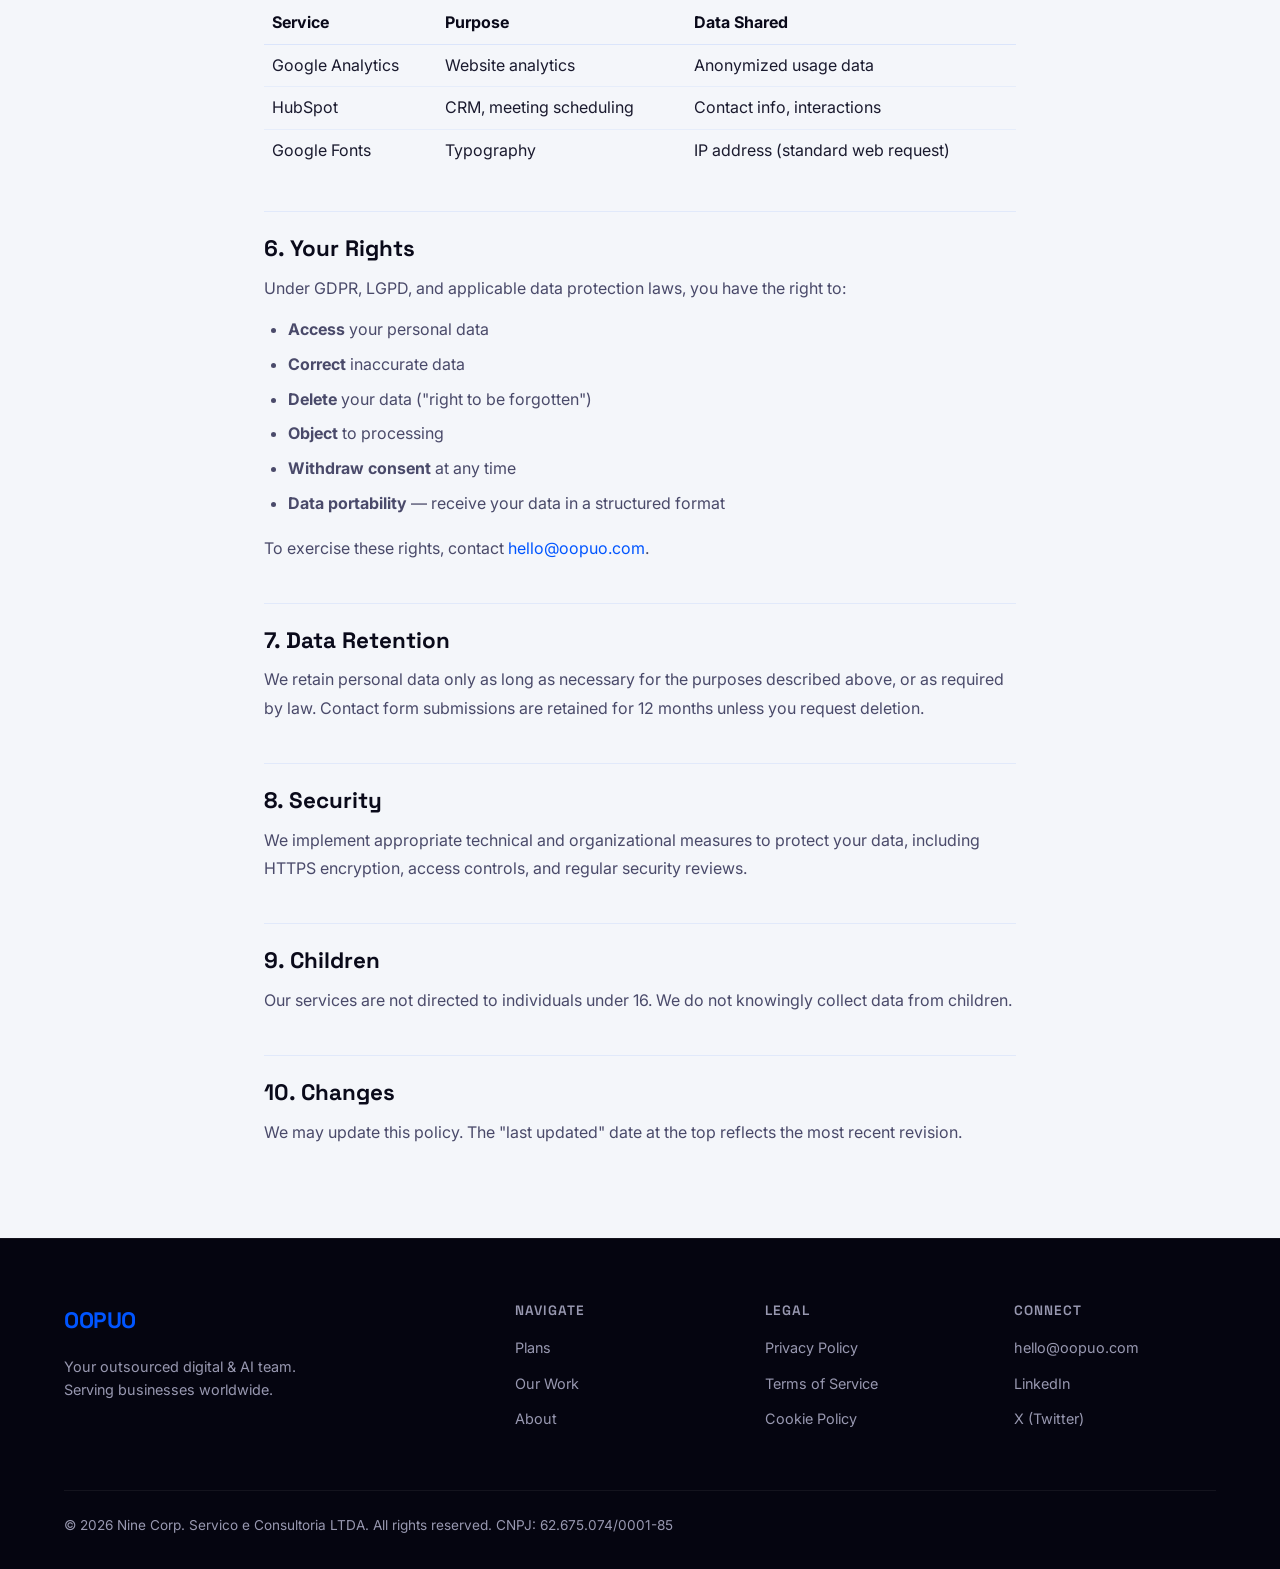
<file: privacy.html>
<!DOCTYPE html>
<html lang="en">
<head>
<!-- Google tag (gtag.js) -->
<script async src="https://www.googletagmanager.com/gtag/js?id=G-T1PD58NJ4E"></script>
<script>
 window.dataLayer = window.dataLayer || [];
 function gtag(){dataLayer.push(arguments);}
 gtag('js', new Date());

 gtag('config', 'G-T1PD58NJ4E');
</script>
<meta charset="UTF-8">
<meta name="viewport" content="width=device-width, initial-scale=1.0">
<title>Privacy Policy — OOPUO</title>
<link rel="icon" type="image/svg+xml" href="assets/favicon.svg">
<meta name="description" content="Oopuo privacy policy — how we collect, use, and protect your data.">
<link rel="preconnect" href="https://fonts.googleapis.com">
<link rel="preconnect" href="https://fonts.gstatic.com" crossorigin>
<link href="https://fonts.googleapis.com/css2?family=Inter:wght@400;500;600&family=Space+Grotesk:wght@500;600;700&family=JetBrains+Mono:wght@400;500&display=swap" rel="stylesheet">
<link rel="stylesheet" href="css/main.css?v=2">
</head>
<body>

<nav>
  <div class="container">
    <a href="index.html" class="logo">
      <img src="assets/oopuo-logo-white.svg" class="logo-icon" width="64" height="64" style="height:48px; width:auto;" alt="OOPUO Logo">
      <span>OOPUO</span>
    </a>
    <ul class="nav-links">
      <li><a href="plans.html">Plans</a></li>
      <li><a href="portfolio.html">Our Work</a></li>
      <li><a href="about.html">About</a></li>
      <li><a href="contact.html">Contact</a></li>
      <li><a href="contact.html" class="nav-cta">Get Started</a></li>
    </ul>
    <button class="menu-toggle" aria-label="Menu">☰</button>
  </div>
</nav>

<section class="hero hero-short">
  <div class="ascii-bg"><pre id="ascii-hero"></pre></div>
  <div class="hero-content">
    <h1 class="reveal"><span class="gradient">Privacy Policy</span></h1>
    <p class="reveal reveal-delay-1">Last updated: March 2026</p>
  </div>
</section>

<section class="section-light" style="padding:80px 0;position:relative">
  <div class="container" style="position:relative;z-index:1;max-width:800px">
    <div class="legal-content">

      <h2>1. Who We Are</h2>
      <p><strong>Nine Corp. Servico e Consultoria LTDA</strong> ("Oopuo", "we", "us") operates oopuo.com. CNPJ: 62.675.074/0001-85.</p>
      <p>Contact: <a href="mailto:hello@oopuo.com">hello@oopuo.com</a></p>

      <h2>2. Data We Collect</h2>
      <h3>Information you provide</h3>
      <ul>
        <li><strong>Contact form:</strong> name, email, company name, message</li>
        <li><strong>Meeting bookings:</strong> name, email, scheduling data (processed by HubSpot)</li>
      </ul>

      <h3>Information collected automatically</h3>
      <ul>
        <li><strong>Analytics:</strong> page views, device type, browser, approximate location (country-level). Only collected if you accept cookies.</li>
        <li><strong>Cookies:</strong> see our <a href="cookies.html">Cookie Policy</a> for details</li>
      </ul>

      <h2>3. How We Use Your Data</h2>
      <ul>
        <li>To respond to your inquiries</li>
        <li>To schedule and conduct meetings</li>
        <li>To improve our website and services</li>
        <li>To send relevant communications (only with your consent)</li>
      </ul>

      <h2>4. Legal Basis</h2>
      <p>We process your data based on:</p>
      <ul>
        <li><strong>Consent:</strong> cookies, analytics, marketing communications</li>
        <li><strong>Legitimate interest:</strong> responding to inquiries, improving services</li>
        <li><strong>Contract:</strong> delivering services you've subscribed to</li>
      </ul>

      <h2>5. Third-Party Services</h2>
      <table style="width:100%;border-collapse:collapse;margin:16px 0">
        <tr style="border-bottom:1px solid rgba(0,85,255,.1)"><th style="text-align:left;padding:8px;color:#0a0a1a">Service</th><th style="text-align:left;padding:8px;color:#0a0a1a">Purpose</th><th style="text-align:left;padding:8px;color:#0a0a1a">Data Shared</th></tr>
        <tr style="border-bottom:1px solid rgba(0,85,255,.06)"><td style="padding:8px">Google Analytics</td><td style="padding:8px">Website analytics</td><td style="padding:8px">Anonymized usage data</td></tr>
        <tr style="border-bottom:1px solid rgba(0,85,255,.06)"><td style="padding:8px">HubSpot</td><td style="padding:8px">CRM, meeting scheduling</td><td style="padding:8px">Contact info, interactions</td></tr>
        <tr><td style="padding:8px">Google Fonts</td><td style="padding:8px">Typography</td><td style="padding:8px">IP address (standard web request)</td></tr>
      </table>

      <h2>6. Your Rights</h2>
      <p>Under GDPR, LGPD, and applicable data protection laws, you have the right to:</p>
      <ul>
        <li><strong>Access</strong> your personal data</li>
        <li><strong>Correct</strong> inaccurate data</li>
        <li><strong>Delete</strong> your data ("right to be forgotten")</li>
        <li><strong>Object</strong> to processing</li>
        <li><strong>Withdraw consent</strong> at any time</li>
        <li><strong>Data portability</strong> — receive your data in a structured format</li>
      </ul>
      <p>To exercise these rights, contact <a href="mailto:hello@oopuo.com">hello@oopuo.com</a>.</p>

      <h2>7. Data Retention</h2>
      <p>We retain personal data only as long as necessary for the purposes described above, or as required by law. Contact form submissions are retained for 12 months unless you request deletion.</p>

      <h2>8. Security</h2>
      <p>We implement appropriate technical and organizational measures to protect your data, including HTTPS encryption, access controls, and regular security reviews.</p>

      <h2>9. Children</h2>
      <p>Our services are not directed to individuals under 16. We do not knowingly collect data from children.</p>

      <h2>10. Changes</h2>
      <p>We may update this policy. The "last updated" date at the top reflects the most recent revision.</p>

    </div>
  </div>
</section>

<footer>
  <div class="container">
    <div class="footer-grid">
      <div class="footer-brand">
        <a href="index.html" class="logo"><span>OOPUO</span></a>
        <p>Your outsourced digital & AI team. Serving businesses worldwide.</p>
      </div>
      <div class="footer-col">
        <h4>Navigate</h4>
        <ul><li><a href="plans.html">Plans</a></li><li><a href="portfolio.html">Our Work</a></li><li><a href="about.html">About</a></li></ul>
      </div>
      <div class="footer-col">
        <h4>Legal</h4>
        <ul><li><a href="privacy.html">Privacy Policy</a></li><li><a href="terms.html">Terms of Service</a></li><li><a href="cookies.html">Cookie Policy</a></li></ul>
      </div>
      <div class="footer-col">
        <h4>Connect</h4>
        <ul><li><a href="mailto:hello@oopuo.com">hello@oopuo.com</a></li><li><a href="https://linkedin.com/company/oopuo" target="_blank">LinkedIn</a></li><li><a href="https://x.com/oopuo" target="_blank">X (Twitter)</a></li></ul>
      </div>
    </div>
    <div class="footer-bottom">
      <p>© 2026 Nine Corp. Servico e Consultoria LTDA. All rights reserved. CNPJ: 62.675.074/0001-85</p>
    </div>
  </div>
</footer>

<script src="js/particle-net.js"></script>
<script src="js/main.js"></script>
<script src="js/cookie-consent.js"></script>
</body>
</html>
</file>
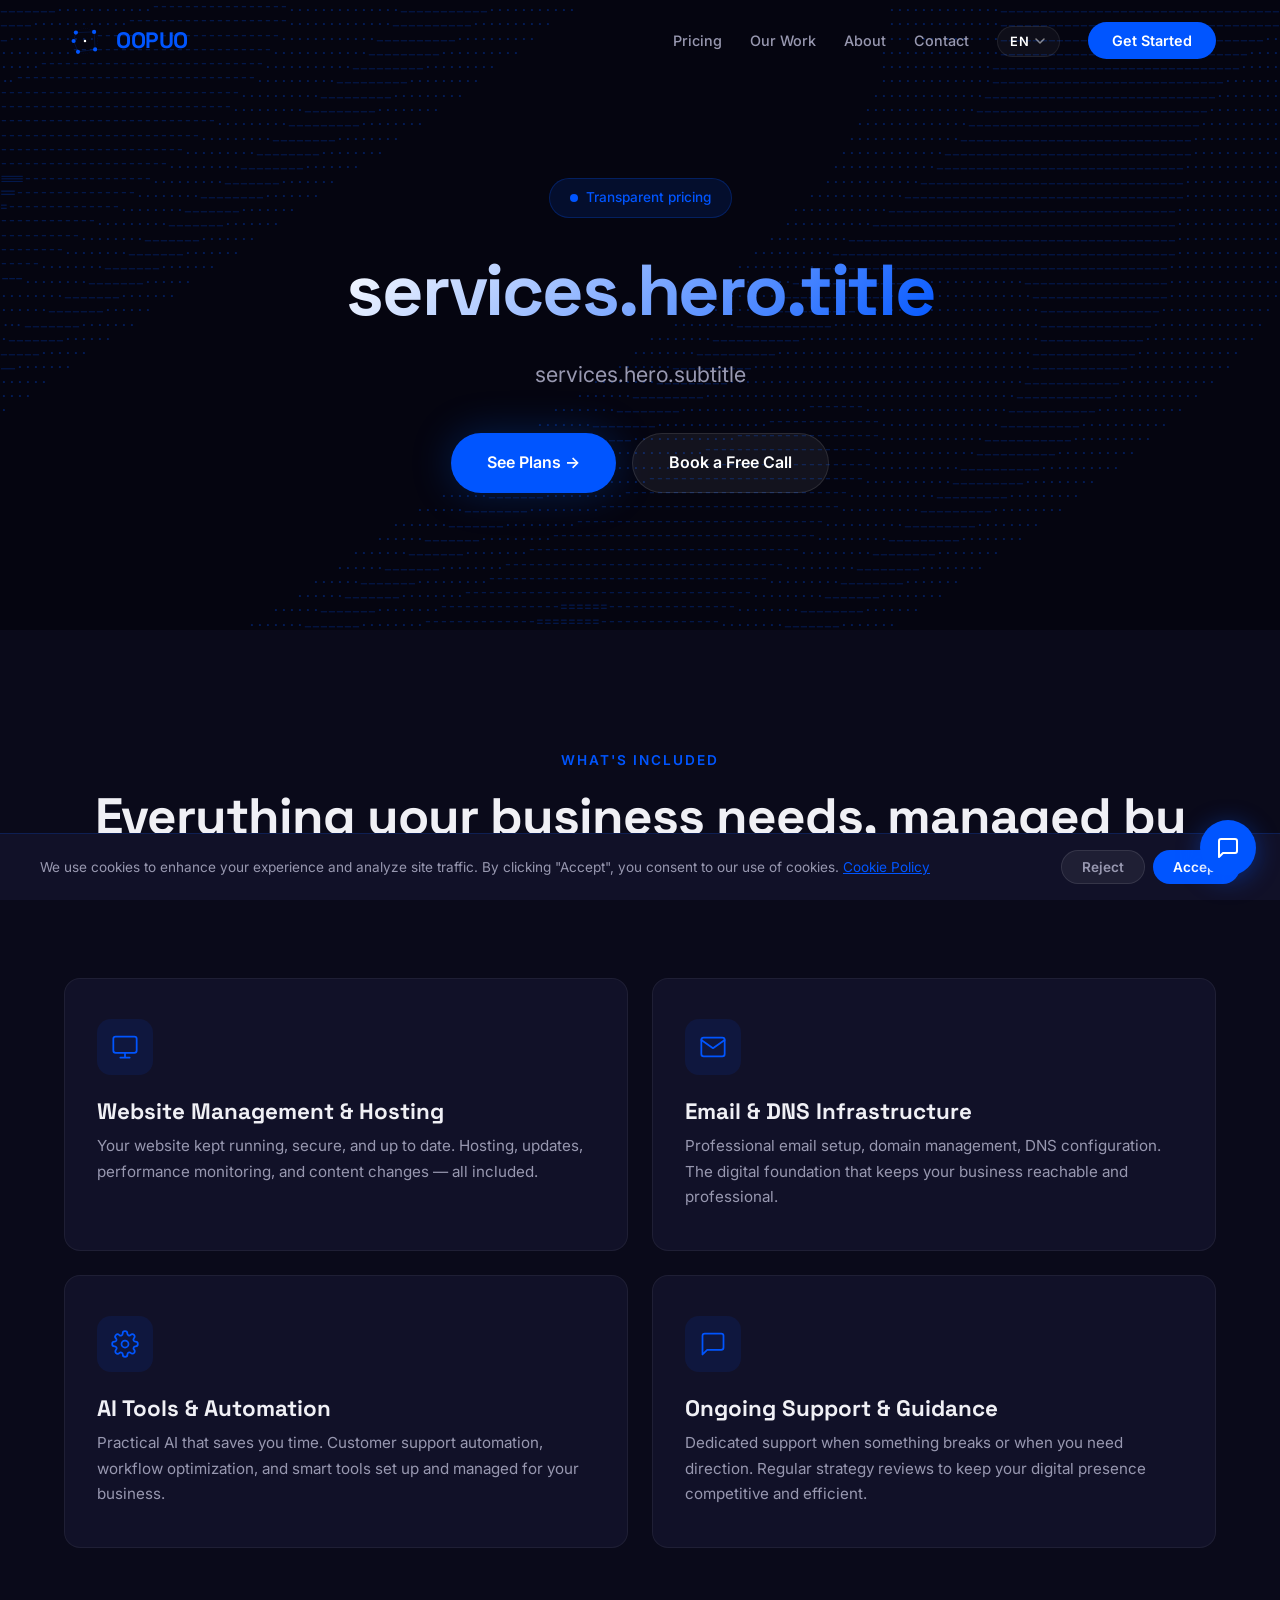
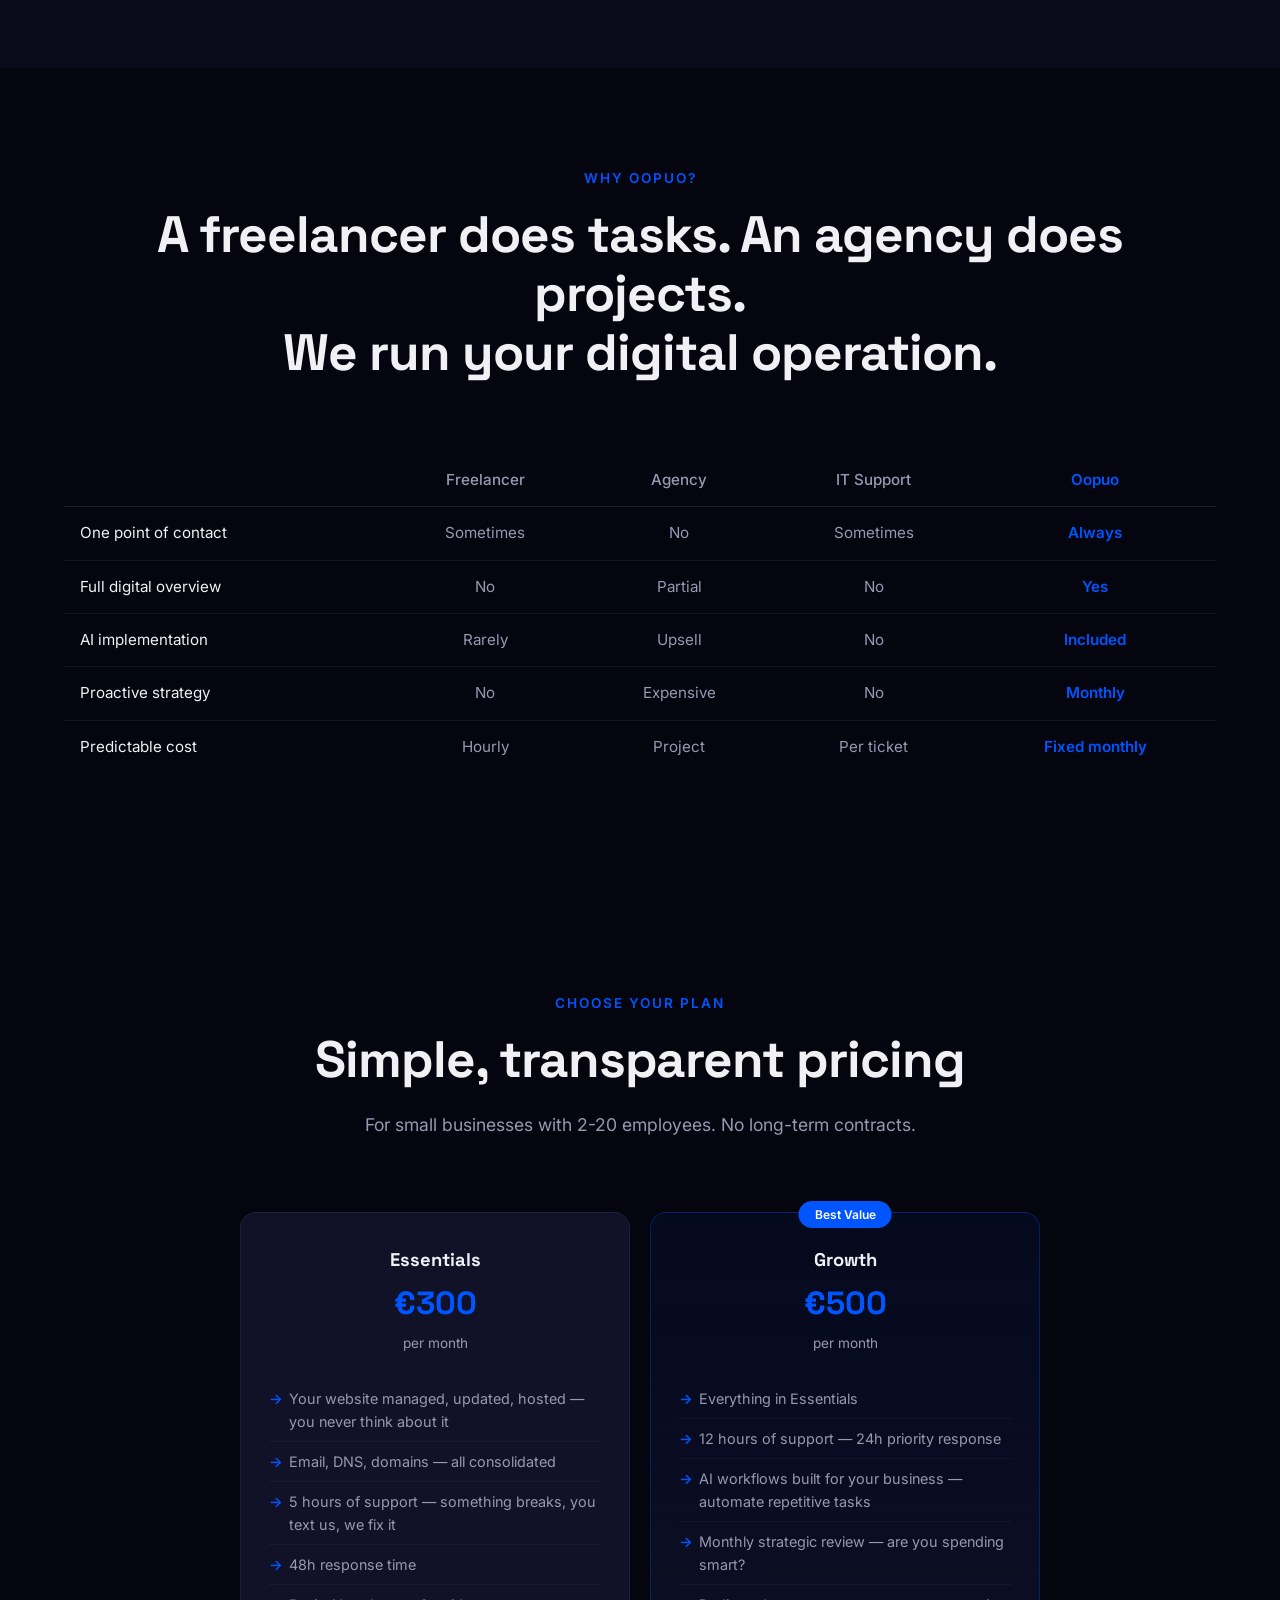
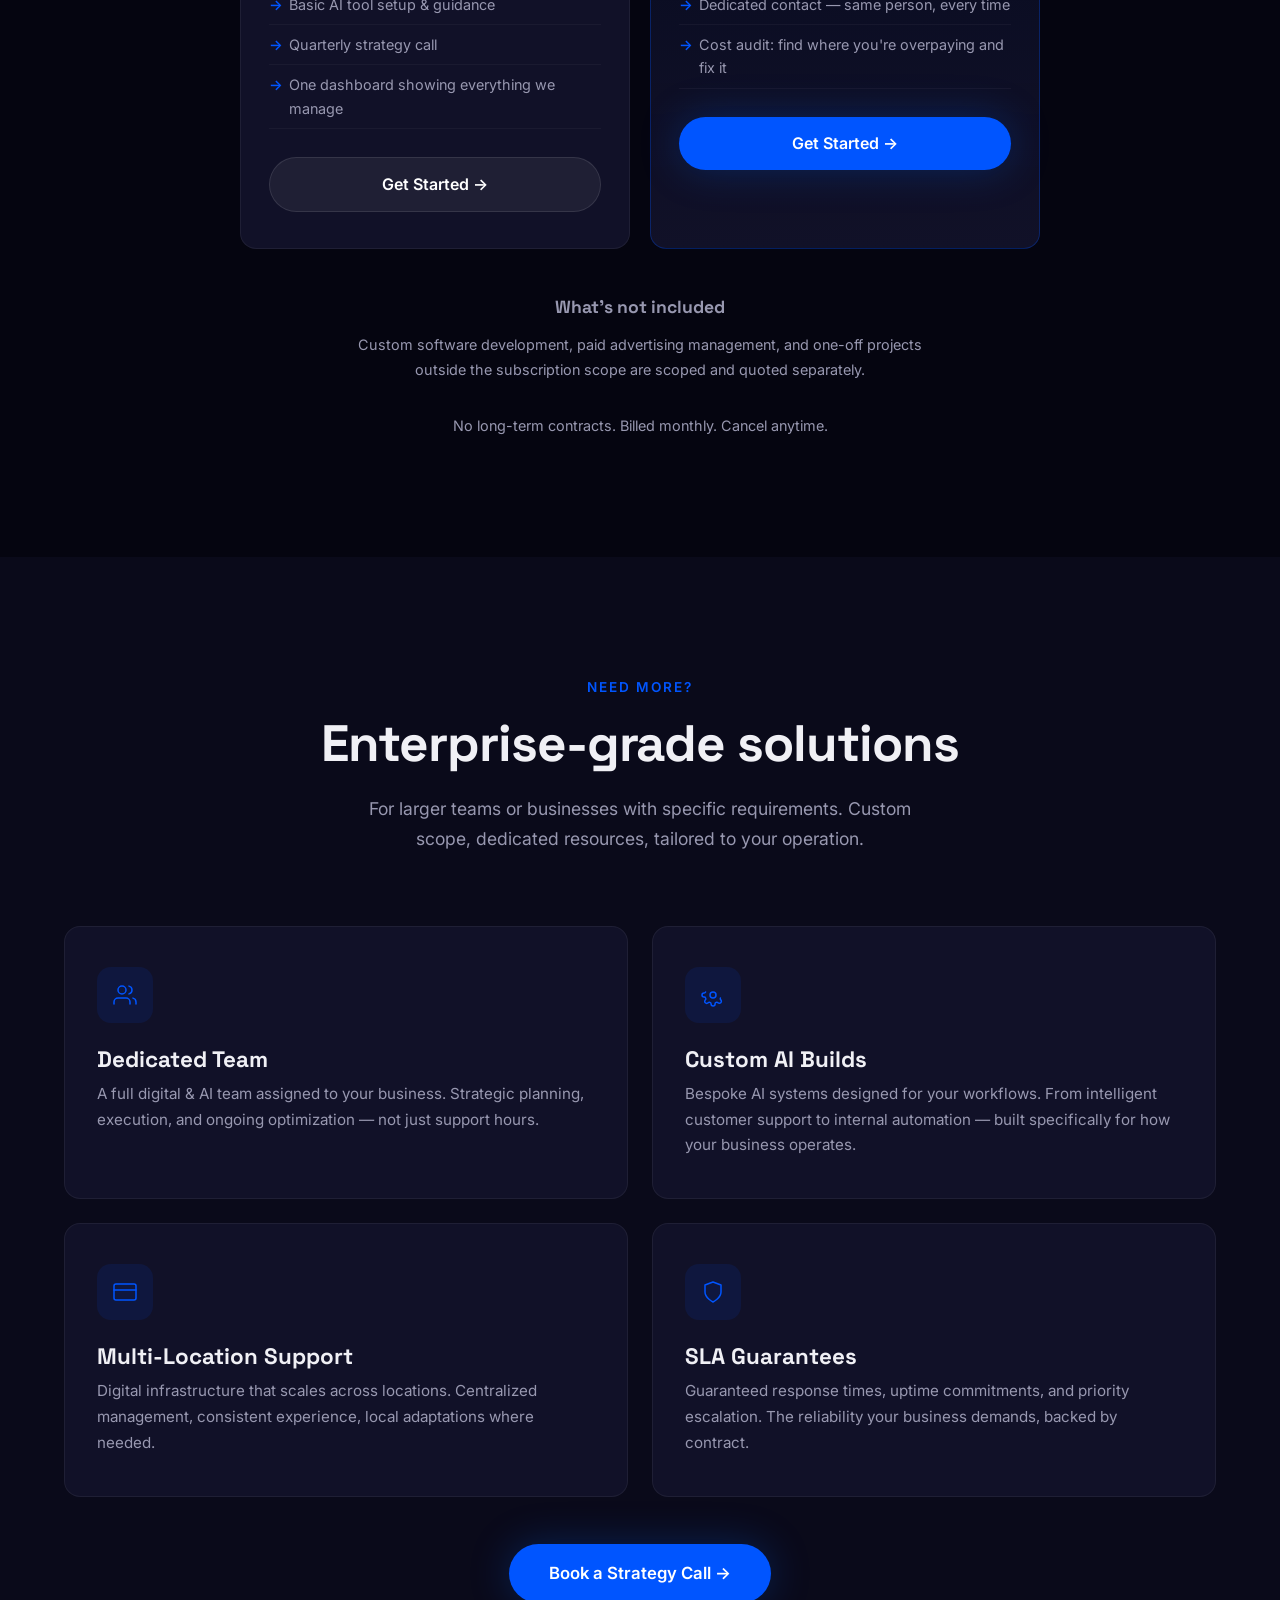
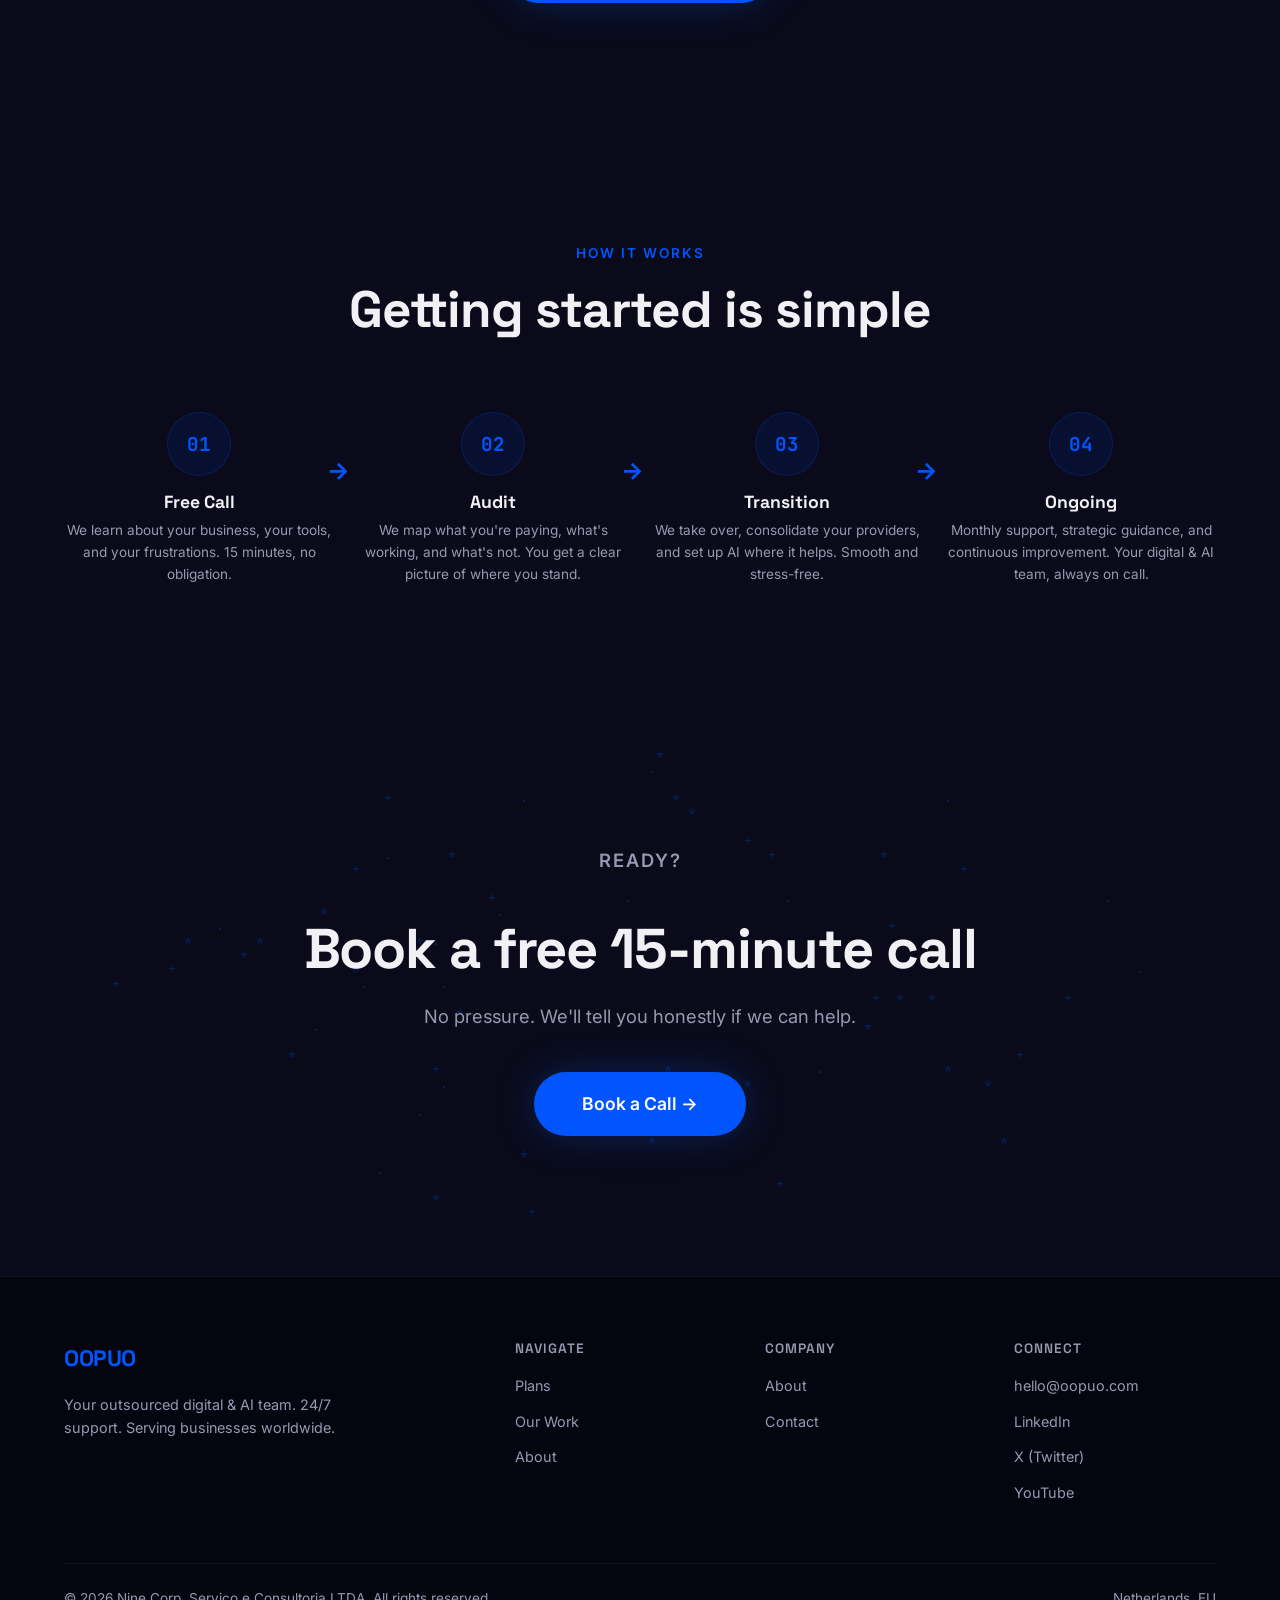
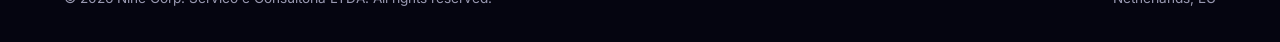
<file: services.html>
<!DOCTYPE html>
<html lang="en">
<head>
<meta charset="UTF-8">
<meta name="viewport" content="width=device-width, initial-scale=1.0">
<title>Plans — OOPUO | Your Digital & AI Team</title>
<link rel="icon" type="image/svg+xml" href="assets/favicon.svg">
<meta name="description" content="Simple, transparent pricing for your outsourced digital and AI team. Essentials from €300/mo, Growth from €500/mo. No long-term contracts.">
<link rel="preconnect" href="https://fonts.googleapis.com">
<link rel="preconnect" href="https://fonts.gstatic.com" crossorigin>
<link href="https://fonts.googleapis.com/css2?family=Inter:wght@400;500;600&family=Space+Grotesk:wght@500;600;700&family=JetBrains+Mono:wght@400;500&display=swap" rel="stylesheet">
<link rel="stylesheet" href="css/main.css">
</head>
<body>

<!-- NAV -->
<nav>
  <div class="container">
    <a href="index.html" class="logo">
      <svg class="logo-icon" width="42" height="42" viewBox="0 0 240 240"><defs><filter id="lg"><feGaussianBlur stdDeviation="4"/></filter></defs><circle cx="120" cy="120" r="72" fill="none" stroke="#0055ff" stroke-width="2.5" opacity=".18" stroke-dasharray="6 6"/><line x1="68" y1="72" x2="172" y2="68" stroke="#0055ff" stroke-width="2.5" opacity=".4"/><line x1="172" y1="68" x2="178" y2="168" stroke="#0055ff" stroke-width="2.5" opacity=".4"/><line x1="178" y1="168" x2="80" y2="182" stroke="#0055ff" stroke-width="2.5" opacity=".4"/><line x1="80" y1="182" x2="55" y2="120" stroke="#0055ff" stroke-width="2.5" opacity=".4"/><line x1="55" y1="120" x2="68" y2="72" stroke="#0055ff" stroke-width="2.5" opacity=".4"/><circle cx="68" cy="72" r="12" fill="#0055ff" filter="url(#lg)"/><circle cx="172" cy="68" r="12" fill="#0055ff" filter="url(#lg)"/><circle cx="178" cy="168" r="12" fill="#0055ff" filter="url(#lg)"/><circle cx="80" cy="182" r="12" fill="#0055ff" filter="url(#lg)"/><circle cx="55" cy="120" r="12" fill="#0055ff" filter="url(#lg)"/><circle cx="120" cy="120" r="7" fill="#fff"/></svg>
      <span>OOPUO</span>
    </a>
    <ul class="nav-links">
      <li><a href="services.html" data-i18n="nav.plans">Plans</a></li>
      <li><a href="portfolio.html" data-i18n="nav.portfolio">Our Work</a></li>
      <li><a href="about.html" data-i18n="nav.about">About</a></li>
      <li><a href="contact.html" data-i18n="nav.contact">Contact</a></li>
      <li>
        <div class="lang-dropdown">
          <button class="lang-dropdown-toggle" id="langToggle">
            <span class="lang-current">EN</span>
            <svg width="10" height="6" viewBox="0 0 10 6" fill="none"><path d="M1 1l4 4 4-4" stroke="currentColor" stroke-width="1.5" stroke-linecap="round" stroke-linejoin="round"/></svg>
          </button>
          <div class="lang-dropdown-menu" id="langMenu">
            <button data-lang="en" class="lang-option active">English</button>
            <button data-lang="nl" class="lang-option">Nederlands</button>
            <button data-lang="pt" class="lang-option">Português</button>
            <button data-lang="de" class="lang-option">Deutsch</button>
            <button data-lang="fr" class="lang-option">Français</button>
            <button data-lang="es" class="lang-option">Español</button>
          </div>
        </div>
      </li>
      <li><a href="contact.html" class="nav-cta" data-i18n="nav.cta">Get Started</a></li>
    </ul>
    <button class="menu-toggle" aria-label="Menu">☰</button>
  </div>
</nav>

<!-- HERO -->
<section class="hero" style="min-height:70vh">
  <div class="ascii-bg"><pre id="ascii-hero"></pre></div>
  <div class="hero-content">
    <div class="hero-badge reveal">Transparent pricing</div>
    <h1 class="reveal reveal-delay-1"><span class="gradient" data-i18n="services.hero.title">One subscription. Everything digital.</span></h1>
    <p class="reveal reveal-delay-2" data-i18n="services.hero.subtitle">Your outsourced digital & AI team. Choose the plan that fits your business.</p>
    <div class="btn-group reveal reveal-delay-3">
      <a href="#pricing" class="btn btn-primary">See Plans &rarr;</a>
      <a href="contact.html" class="btn btn-secondary">Book a Free Call</a>
    </div>
  </div>
</section>

<!-- SERVICE CARDS -->
<section class="services-section">
  <div class="container">
    <div class="section-header">
      <p class="section-label reveal">What's included</p>
      <h2 class="section-title reveal reveal-delay-1">Everything your business needs, managed by one team</h2>
    </div>
    <div class="service-cards">
      <div class="service-card reveal">
        <div class="service-icon"><svg viewBox="0 0 24 24"><rect x="2" y="3" width="20" height="14" rx="2"/><path d="M8 21h8M12 17v4"/></svg></div>
        <h3>Website Management & Hosting</h3>
        <p>Your website kept running, secure, and up to date. Hosting, updates, performance monitoring, and content changes — all included.</p>
      </div>
      <div class="service-card reveal reveal-delay-1">
        <div class="service-icon"><svg viewBox="0 0 24 24"><path d="M4 4h16c1.1 0 2 .9 2 2v12c0 1.1-.9 2-2 2H4c-1.1 0-2-.9-2-2V6c0-1.1.9-2 2-2z"/><path d="M22 6l-10 7L2 6"/></svg></div>
        <h3>Email & DNS Infrastructure</h3>
        <p>Professional email setup, domain management, DNS configuration. The digital foundation that keeps your business reachable and professional.</p>
      </div>
      <div class="service-card reveal reveal-delay-2">
        <div class="service-icon"><svg viewBox="0 0 24 24"><circle cx="12" cy="12" r="3"/><path d="M19.4 15a1.65 1.65 0 0 0 .33 1.82l.06.06a2 2 0 1 1-2.83 2.83l-.06-.06a1.65 1.65 0 0 0-1.82-.33 1.65 1.65 0 0 0-1 1.51V21a2 2 0 1 1-4 0v-.09A1.65 1.65 0 0 0 9 19.4a1.65 1.65 0 0 0-1.82.33l-.06.06a2 2 0 1 1-2.83-2.83l.06-.06A1.65 1.65 0 0 0 4.68 15a1.65 1.65 0 0 0-1.51-1H3a2 2 0 1 1 0-4h.09A1.65 1.65 0 0 0 4.6 9a1.65 1.65 0 0 0-.33-1.82l-.06-.06a2 2 0 1 1 2.83-2.83l.06.06A1.65 1.65 0 0 0 9 4.68a1.65 1.65 0 0 0 1-1.51V3a2 2 0 1 1 4 0v.09a1.65 1.65 0 0 0 1 1.51 1.65 1.65 0 0 0 1.82-.33l.06-.06a2 2 0 1 1 2.83 2.83l-.06.06A1.65 1.65 0 0 0 19.4 9a1.65 1.65 0 0 0 1.51 1H21a2 2 0 1 1 0 4h-.09a1.65 1.65 0 0 0-1.51 1z"/></svg></div>
        <h3>AI Tools & Automation</h3>
        <p>Practical AI that saves you time. Customer support automation, workflow optimization, and smart tools set up and managed for your business.</p>
      </div>
      <div class="service-card reveal reveal-delay-3">
        <div class="service-icon"><svg viewBox="0 0 24 24"><path d="M21 15a2 2 0 0 1-2 2H7l-4 4V5a2 2 0 0 1 2-2h14a2 2 0 0 1 2 2z"/></svg></div>
        <h3>Ongoing Support & Guidance</h3>
        <p>Dedicated support when something breaks or when you need direction. Regular strategy reviews to keep your digital presence competitive and efficient.</p>
      </div>
    </div>
  </div>
</section>

<!-- COMPARISON -->
<section style="background:var(--bg);padding:100px 0">
  <div class="container">
    <div class="section-header">
      <p class="section-label reveal">Why Oopuo?</p>
      <h2 class="section-title reveal reveal-delay-1">A freelancer does tasks. An agency does projects.<br>We run your digital operation.</h2>
    </div>
    <div class="reveal reveal-delay-2" style="overflow-x:auto;margin-top:48px">
      <table style="width:100%;border-collapse:collapse;font-size:.95rem;min-width:600px">
        <thead>
          <tr style="border-bottom:1px solid rgba(255,255,255,.1)">
            <th style="text-align:left;padding:14px 16px;color:var(--text2);font-weight:500"></th>
            <th style="padding:14px 16px;color:var(--text2);font-weight:500">Freelancer</th>
            <th style="padding:14px 16px;color:var(--text2);font-weight:500">Agency</th>
            <th style="padding:14px 16px;color:var(--text2);font-weight:500">IT Support</th>
            <th style="padding:14px 16px;color:#0055ff;font-weight:600">Oopuo</th>
          </tr>
        </thead>
        <tbody>
          <tr style="border-bottom:1px solid rgba(255,255,255,.06)">
            <td style="padding:14px 16px;color:var(--text1)">One point of contact</td>
            <td style="padding:14px 16px;text-align:center;color:var(--text2)">Sometimes</td>
            <td style="padding:14px 16px;text-align:center;color:var(--text2)">No</td>
            <td style="padding:14px 16px;text-align:center;color:var(--text2)">Sometimes</td>
            <td style="padding:14px 16px;text-align:center;color:#0055ff;font-weight:600">Always</td>
          </tr>
          <tr style="border-bottom:1px solid rgba(255,255,255,.06)">
            <td style="padding:14px 16px;color:var(--text1)">Full digital overview</td>
            <td style="padding:14px 16px;text-align:center;color:var(--text2)">No</td>
            <td style="padding:14px 16px;text-align:center;color:var(--text2)">Partial</td>
            <td style="padding:14px 16px;text-align:center;color:var(--text2)">No</td>
            <td style="padding:14px 16px;text-align:center;color:#0055ff;font-weight:600">Yes</td>
          </tr>
          <tr style="border-bottom:1px solid rgba(255,255,255,.06)">
            <td style="padding:14px 16px;color:var(--text1)">AI implementation</td>
            <td style="padding:14px 16px;text-align:center;color:var(--text2)">Rarely</td>
            <td style="padding:14px 16px;text-align:center;color:var(--text2)">Upsell</td>
            <td style="padding:14px 16px;text-align:center;color:var(--text2)">No</td>
            <td style="padding:14px 16px;text-align:center;color:#0055ff;font-weight:600">Included</td>
          </tr>
          <tr style="border-bottom:1px solid rgba(255,255,255,.06)">
            <td style="padding:14px 16px;color:var(--text1)">Proactive strategy</td>
            <td style="padding:14px 16px;text-align:center;color:var(--text2)">No</td>
            <td style="padding:14px 16px;text-align:center;color:var(--text2)">Expensive</td>
            <td style="padding:14px 16px;text-align:center;color:var(--text2)">No</td>
            <td style="padding:14px 16px;text-align:center;color:#0055ff;font-weight:600">Monthly</td>
          </tr>
          <tr>
            <td style="padding:14px 16px;color:var(--text1)">Predictable cost</td>
            <td style="padding:14px 16px;text-align:center;color:var(--text2)">Hourly</td>
            <td style="padding:14px 16px;text-align:center;color:var(--text2)">Project</td>
            <td style="padding:14px 16px;text-align:center;color:var(--text2)">Per ticket</td>
            <td style="padding:14px 16px;text-align:center;color:#0055ff;font-weight:600">Fixed monthly</td>
          </tr>
        </tbody>
      </table>
    </div>
  </div>
</section>

<!-- PRICING: SMB TIERS -->
<section class="pricing-section" id="pricing">
  <div class="container">
    <div class="section-header">
      <p class="section-label reveal">Choose your plan</p>
      <h2 class="section-title reveal reveal-delay-1">Simple, transparent pricing</h2>
      <p class="section-subtitle reveal reveal-delay-2">For small businesses with 2-20 employees. No long-term contracts.</p>
    </div>
    <div class="pricing-grid pricing-grid-2">
      <div class="pricing-card reveal">
        <h3>Essentials</h3>
        <div class="price">&euro;300</div>
        <div class="price-sub">per month</div>
        <ul>
          <li>Your website managed, updated, hosted — you never think about it</li>
          <li>Email, DNS, domains — all consolidated</li>
          <li>5 hours of support — something breaks, you text us, we fix it</li>
          <li>48h response time</li>
          <li>Basic AI tool setup & guidance</li>
          <li>Quarterly strategy call</li>
          <li>One dashboard showing everything we manage</li>
        </ul>
        <a href="contact.html" class="btn btn-secondary" style="width:100%;justify-content:center">Get Started &rarr;</a>
      </div>
      <div class="pricing-card featured reveal reveal-delay-1">
        <h3>Growth</h3>
        <div class="price">&euro;500</div>
        <div class="price-sub">per month</div>
        <ul>
          <li>Everything in Essentials</li>
          <li>12 hours of support — 24h priority response</li>
          <li>AI workflows built for your business — automate repetitive tasks</li>
          <li>Monthly strategic review — are you spending smart?</li>
          <li>Dedicated contact — same person, every time</li>
          <li>Cost audit: find where you're overpaying and fix it</li>
        </ul>
        <a href="contact.html" class="btn btn-primary" style="width:100%;justify-content:center">Get Started &rarr;</a>
      </div>
    </div>

    <!-- What's NOT included -->
    <div style="max-width:600px;margin:48px auto 0;text-align:center" class="reveal">
      <h3 style="font-size:1.1rem;margin-bottom:16px;color:var(--text2)">What's not included</h3>
      <p style="color:var(--text2);font-size:.9rem;line-height:1.7">Custom software development, paid advertising management, and one-off projects outside the subscription scope are scoped and quoted separately.</p>
    </div>

    <p class="pricing-note reveal">No long-term contracts. Billed monthly. Cancel anytime.</p>
  </div>
</section>

<!-- ENTERPRISE SEPARATOR -->
<section style="background:var(--bg2);padding:120px 0">
  <div class="container">
    <div class="section-header">
      <p class="section-label reveal">Need more?</p>
      <h2 class="section-title reveal reveal-delay-1">Enterprise-grade solutions</h2>
      <p class="section-subtitle reveal reveal-delay-2">For larger teams or businesses with specific requirements. Custom scope, dedicated resources, tailored to your operation.</p>
    </div>
    <div class="capability-cards reveal reveal-delay-3">
      <div class="capability-card">
        <div class="cap-icon"><svg viewBox="0 0 24 24" fill="none" stroke="currentColor" stroke-width="1.5" stroke-linecap="round" stroke-linejoin="round"><path d="M17 21v-2a4 4 0 0 0-4-4H5a4 4 0 0 0-4 4v2"/><circle cx="9" cy="7" r="4"/><path d="M23 21v-2a4 4 0 0 0-3-3.87"/><path d="M16 3.13a4 4 0 0 1 0 7.75"/></svg></div>
        <h3>Dedicated Team</h3>
        <p>A full digital & AI team assigned to your business. Strategic planning, execution, and ongoing optimization — not just support hours.</p>
      </div>
      <div class="capability-card">
        <div class="cap-icon"><svg viewBox="0 0 24 24" fill="none" stroke="currentColor" stroke-width="1.5" stroke-linecap="round" stroke-linejoin="round"><circle cx="12" cy="12" r="3"/><path d="M19.4 15a1.65 1.65 0 0 0 .33 1.82l.06.06a2 2 0 1 1-2.83 2.83l-.06-.06a1.65 1.65 0 0 0-1.82-.33 1.65 1.65 0 0 0-1 1.51V21a2 2 0 1 1-4 0v-.09A1.65 1.65 0 0 0 9 19.4a1.65 1.65 0 0 0-1.82.33l-.06.06a2 2 0 1 1-2.83-2.83l.06-.06A1.65 1.65 0 0 0 4.68 15a1.65 1.65 0 0 0-1.51-1H3a2 2 0 1 1 0-4h.09A1.65 1.65 0 0 0 4.6 9"/></svg></div>
        <h3>Custom AI Builds</h3>
        <p>Bespoke AI systems designed for your workflows. From intelligent customer support to internal automation — built specifically for how your business operates.</p>
      </div>
      <div class="capability-card">
        <div class="cap-icon"><svg viewBox="0 0 24 24" fill="none" stroke="currentColor" stroke-width="1.5" stroke-linecap="round" stroke-linejoin="round"><rect x="1" y="4" width="22" height="16" rx="2" ry="2"/><line x1="1" y1="10" x2="23" y2="10"/></svg></div>
        <h3>Multi-Location Support</h3>
        <p>Digital infrastructure that scales across locations. Centralized management, consistent experience, local adaptations where needed.</p>
      </div>
      <div class="capability-card">
        <div class="cap-icon"><svg viewBox="0 0 24 24" fill="none" stroke="currentColor" stroke-width="1.5" stroke-linecap="round" stroke-linejoin="round"><path d="M12 22s8-4 8-10V5l-8-3-8 3v7c0 6 8 10 8 10z"/></svg></div>
        <h3>SLA Guarantees</h3>
        <p>Guaranteed response times, uptime commitments, and priority escalation. The reliability your business demands, backed by contract.</p>
      </div>
    </div>
    <div style="text-align:center;margin-top:48px" class="reveal">
      <a href="contact.html" class="btn btn-primary" style="font-size:1.05rem;padding:16px 40px">Book a Strategy Call &rarr;</a>
    </div>
  </div>
</section>

<!-- PROCESS -->
<section class="process-section">
  <div class="container">
    <div class="section-header">
      <p class="section-label reveal">How it works</p>
      <h2 class="section-title reveal reveal-delay-1">Getting started is simple</h2>
    </div>
    <div class="process-steps process-steps-4">
      <div class="process-step reveal">
        <div class="step-number">01</div>
        <h3>Free Call</h3>
        <p>We learn about your business, your tools, and your frustrations. 15 minutes, no obligation.</p>
      </div>
      <div class="process-step reveal reveal-delay-1">
        <div class="step-number">02</div>
        <h3>Audit</h3>
        <p>We map what you're paying, what's working, and what's not. You get a clear picture of where you stand.</p>
      </div>
      <div class="process-step reveal reveal-delay-2">
        <div class="step-number">03</div>
        <h3>Transition</h3>
        <p>We take over, consolidate your providers, and set up AI where it helps. Smooth and stress-free.</p>
      </div>
      <div class="process-step reveal reveal-delay-3">
        <div class="step-number">04</div>
        <h3>Ongoing</h3>
        <p>Monthly support, strategic guidance, and continuous improvement. Your digital & AI team, always on call.</p>
      </div>
    </div>
  </div>
</section>

<!-- CTA -->
<section class="cta-section">
  <div class="ascii-bg"><pre id="ascii-cta"></pre></div>
  <div class="container">
    <p class="section-label reveal">Ready?</p>
    <h2 class="section-title reveal reveal-delay-1">Book a free 15-minute call</h2>
    <p class="reveal reveal-delay-2">No pressure. We'll tell you honestly if we can help.</p>
    <a href="contact.html" class="btn btn-primary reveal reveal-delay-3" style="font-size:1.1rem;padding:18px 48px">Book a Call &rarr;</a>
  </div>
</section>

<!-- FOOTER -->
<footer>
  <div class="container">
    <div class="footer-grid">
      <div class="footer-brand">
        <a href="index.html" class="logo"><span>OOPUO</span></a>
        <p data-i18n="footer.desc">Your outsourced digital & AI team. Netherlands-based, serving small businesses across Europe.</p>
      </div>
      <div class="footer-col">
        <h4>Navigate</h4>
        <ul>
          <li><a href="services.html">Plans</a></li>
          <li><a href="portfolio.html">Our Work</a></li>
          <li><a href="about.html">About</a></li>
        </ul>
      </div>
      <div class="footer-col">
        <h4>Company</h4>
        <ul>
          <li><a href="about.html">About</a></li>
          <li><a href="contact.html">Contact</a></li>
        </ul>
      </div>
      <div class="footer-col">
        <h4>Connect</h4>
        <ul>
          <li><a href="mailto:hello@oopuo.com">hello@oopuo.com</a></li>
          <li><a href="https://linkedin.com/company/oopuo" target="_blank">LinkedIn</a></li>
          <li><a href="https://x.com/oopuo" target="_blank">X (Twitter)</a></li>
          <li><a href="https://youtube.com/@oopuo" target="_blank">YouTube</a></li>
        </ul>
      </div>
    </div>
    <div class="footer-bottom">
      <p data-i18n="footer.copy">© 2026 Oopuo B.V. All rights reserved.</p>
      <p>Netherlands, EU</p>
    </div>
  </div>
</footer>

<script src="js/main.js"></script>
<script src="js/i18n.js"></script>
<script src="js/chat-widget.js"></script>
<script src="js/analytics.js"></script>
<script src="js/cookie-consent.js"></script>

<!-- HubSpot Tracking Code -->
<script type="text/javascript" id="hs-script-loader" async defer src="//js.hs-scripts.com/147967707.js"></script>
</body>
</html>
</file>
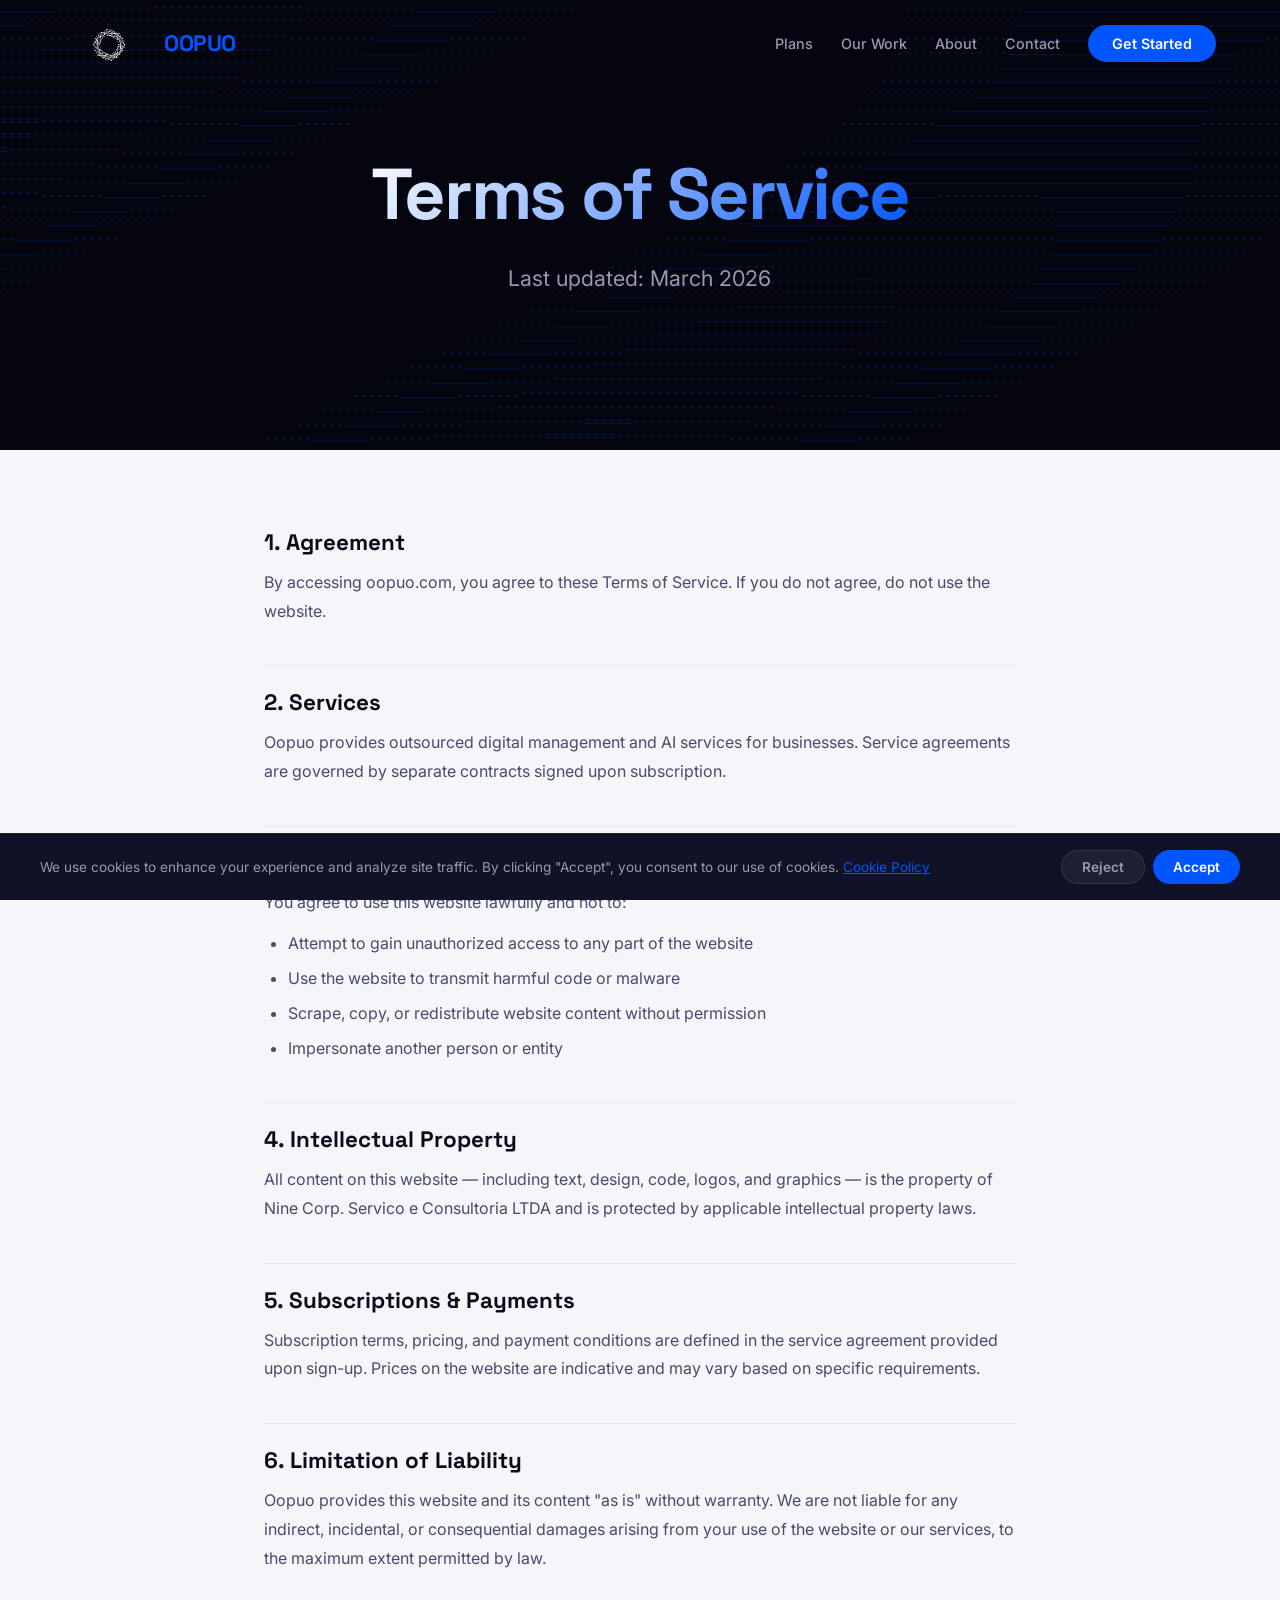
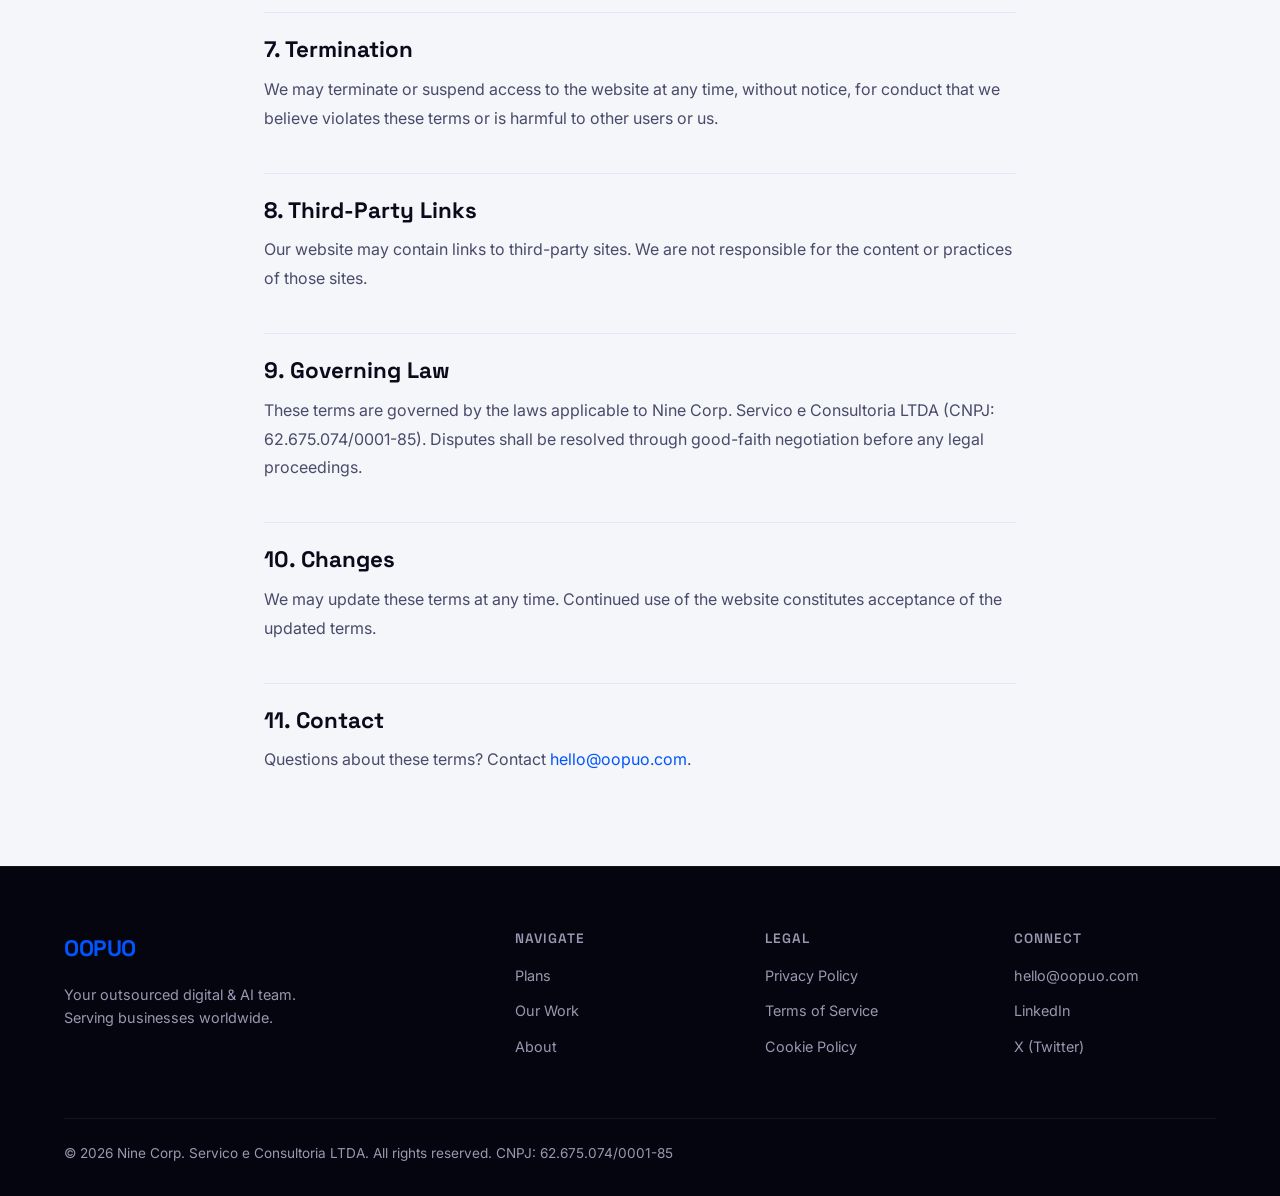
<file: terms.html>
<!DOCTYPE html>
<html lang="en">
<head>
<!-- Google tag (gtag.js) -->
<script async src="https://www.googletagmanager.com/gtag/js?id=G-T1PD58NJ4E"></script>
<script>
 window.dataLayer = window.dataLayer || [];
 function gtag(){dataLayer.push(arguments);}
 gtag('js', new Date());

 gtag('config', 'G-T1PD58NJ4E');
</script>
<meta charset="UTF-8">
<meta name="viewport" content="width=device-width, initial-scale=1.0">
<title>Terms of Service — OOPUO</title>
<link rel="icon" type="image/svg+xml" href="assets/favicon.svg">
<meta name="description" content="Oopuo terms of service — the rules governing use of our website and services.">
<link rel="preconnect" href="https://fonts.googleapis.com">
<link rel="preconnect" href="https://fonts.gstatic.com" crossorigin>
<link href="https://fonts.googleapis.com/css2?family=Inter:wght@400;500;600&family=Space+Grotesk:wght@500;600;700&family=JetBrains+Mono:wght@400;500&display=swap" rel="stylesheet">
<link rel="stylesheet" href="css/main.css?v=2">
</head>
<body>

<nav>
  <div class="container">
    <a href="index.html" class="logo">
      <img src="assets/oopuo-logo-white.svg" class="logo-icon" width="64" height="64" style="height:48px; width:auto;" alt="OOPUO Logo">
      <span>OOPUO</span>
    </a>
    <ul class="nav-links">
      <li><a href="plans.html">Plans</a></li>
      <li><a href="portfolio.html">Our Work</a></li>
      <li><a href="about.html">About</a></li>
      <li><a href="contact.html">Contact</a></li>
      <li><a href="contact.html" class="nav-cta">Get Started</a></li>
    </ul>
    <button class="menu-toggle" aria-label="Menu">☰</button>
  </div>
</nav>

<section class="hero hero-short">
  <div class="ascii-bg"><pre id="ascii-hero"></pre></div>
  <div class="hero-content">
    <h1 class="reveal"><span class="gradient">Terms of Service</span></h1>
    <p class="reveal reveal-delay-1">Last updated: March 2026</p>
  </div>
</section>

<section class="section-light" style="padding:80px 0;position:relative">
  <div class="container" style="position:relative;z-index:1;max-width:800px">
    <div class="legal-content">

      <h2>1. Agreement</h2>
      <p>By accessing oopuo.com, you agree to these Terms of Service. If you do not agree, do not use the website.</p>

      <h2>2. Services</h2>
      <p>Oopuo provides outsourced digital management and AI services for businesses. Service agreements are governed by separate contracts signed upon subscription.</p>

      <h2>3. Use of Website</h2>
      <p>You agree to use this website lawfully and not to:</p>
      <ul>
        <li>Attempt to gain unauthorized access to any part of the website</li>
        <li>Use the website to transmit harmful code or malware</li>
        <li>Scrape, copy, or redistribute website content without permission</li>
        <li>Impersonate another person or entity</li>
      </ul>

      <h2>4. Intellectual Property</h2>
      <p>All content on this website — including text, design, code, logos, and graphics — is the property of Nine Corp. Servico e Consultoria LTDA and is protected by applicable intellectual property laws.</p>

      <h2>5. Subscriptions & Payments</h2>
      <p>Subscription terms, pricing, and payment conditions are defined in the service agreement provided upon sign-up. Prices on the website are indicative and may vary based on specific requirements.</p>

      <h2>6. Limitation of Liability</h2>
      <p>Oopuo provides this website and its content "as is" without warranty. We are not liable for any indirect, incidental, or consequential damages arising from your use of the website or our services, to the maximum extent permitted by law.</p>

      <h2>7. Termination</h2>
      <p>We may terminate or suspend access to the website at any time, without notice, for conduct that we believe violates these terms or is harmful to other users or us.</p>

      <h2>8. Third-Party Links</h2>
      <p>Our website may contain links to third-party sites. We are not responsible for the content or practices of those sites.</p>

      <h2>9. Governing Law</h2>
      <p>These terms are governed by the laws applicable to Nine Corp. Servico e Consultoria LTDA (CNPJ: 62.675.074/0001-85). Disputes shall be resolved through good-faith negotiation before any legal proceedings.</p>

      <h2>10. Changes</h2>
      <p>We may update these terms at any time. Continued use of the website constitutes acceptance of the updated terms.</p>

      <h2>11. Contact</h2>
      <p>Questions about these terms? Contact <a href="mailto:hello@oopuo.com">hello@oopuo.com</a>.</p>

    </div>
  </div>
</section>

<footer>
  <div class="container">
    <div class="footer-grid">
      <div class="footer-brand">
        <a href="index.html" class="logo"><span>OOPUO</span></a>
        <p>Your outsourced digital & AI team. Serving businesses worldwide.</p>
      </div>
      <div class="footer-col">
        <h4>Navigate</h4>
        <ul><li><a href="plans.html">Plans</a></li><li><a href="portfolio.html">Our Work</a></li><li><a href="about.html">About</a></li></ul>
      </div>
      <div class="footer-col">
        <h4>Legal</h4>
        <ul><li><a href="privacy.html">Privacy Policy</a></li><li><a href="terms.html">Terms of Service</a></li><li><a href="cookies.html">Cookie Policy</a></li></ul>
      </div>
      <div class="footer-col">
        <h4>Connect</h4>
        <ul><li><a href="mailto:hello@oopuo.com">hello@oopuo.com</a></li><li><a href="https://linkedin.com/company/oopuo" target="_blank">LinkedIn</a></li><li><a href="https://x.com/oopuo" target="_blank">X (Twitter)</a></li></ul>
      </div>
    </div>
    <div class="footer-bottom">
      <p>© 2026 Nine Corp. Servico e Consultoria LTDA. All rights reserved. CNPJ: 62.675.074/0001-85</p>
    </div>
  </div>
</footer>

<script src="js/particle-net.js"></script>
<script src="js/main.js"></script>
<script src="js/cookie-consent.js"></script>
</body>
</html>
</file>
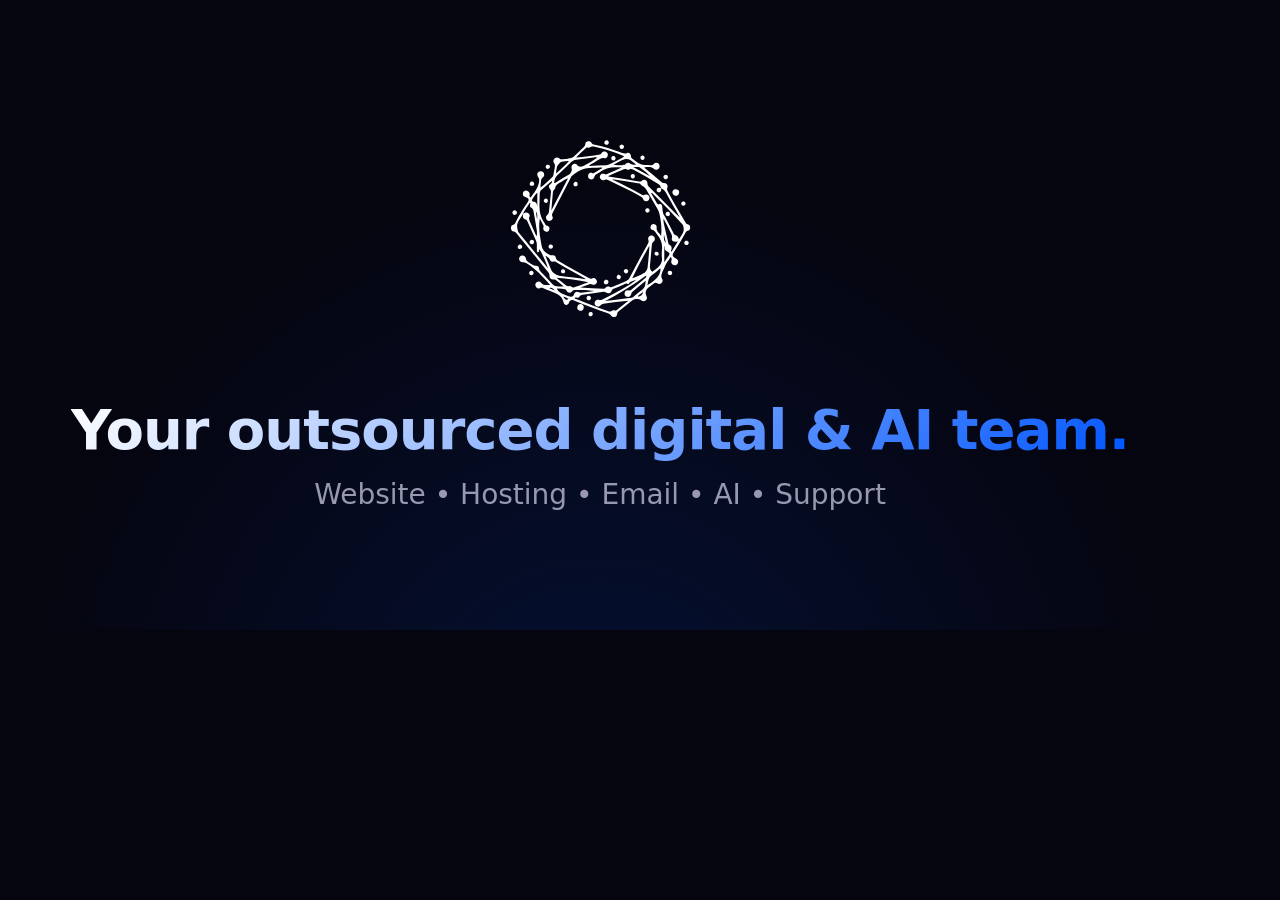
<file: assets/og-template.html>
<!DOCTYPE html>
<html lang="en">
<head>
<style>
  body {
    margin: 0;
    width: 1200px;
    height: 630px;
    background: #050510;
    color: #f0f0f5;
    font-family: system-ui, sans-serif;
    display: flex;
    flex-direction: column;
    justify-content: center;
    align-items: center;
    overflow: hidden;
    position: relative;
  }
  .bg-gradient {
    position: absolute;
    inset: 0;
    background: radial-gradient(circle at 50% 120%, rgba(0,85,255,0.15) 0%, transparent 60%);
  }
  .logo {
    z-index: 1;
    width: 500px;
    height: auto;
    margin-bottom: 40px;
  }
  h1 {
    z-index: 1;
    font-size: 56px;
    font-weight: 700;
    margin: 0;
    background: linear-gradient(135deg, #fff 0%, #0055ff 100%);
    -webkit-background-clip: text;
    -webkit-text-fill-color: transparent;
    letter-spacing: -1px;
  }
  p {
    z-index: 1;
    font-size: 28px;
    color: #9898b0;
    margin-top: 16px;
  }
</style>
</head>
<body>
  <div class="bg-gradient"></div>
  <img src="oopuo-logo-white.svg" class="logo">
  <h1>Your outsourced digital & AI team.</h1>
  <p>Website • Hosting • Email • AI • Support</p>
</body>
</html>
</file>
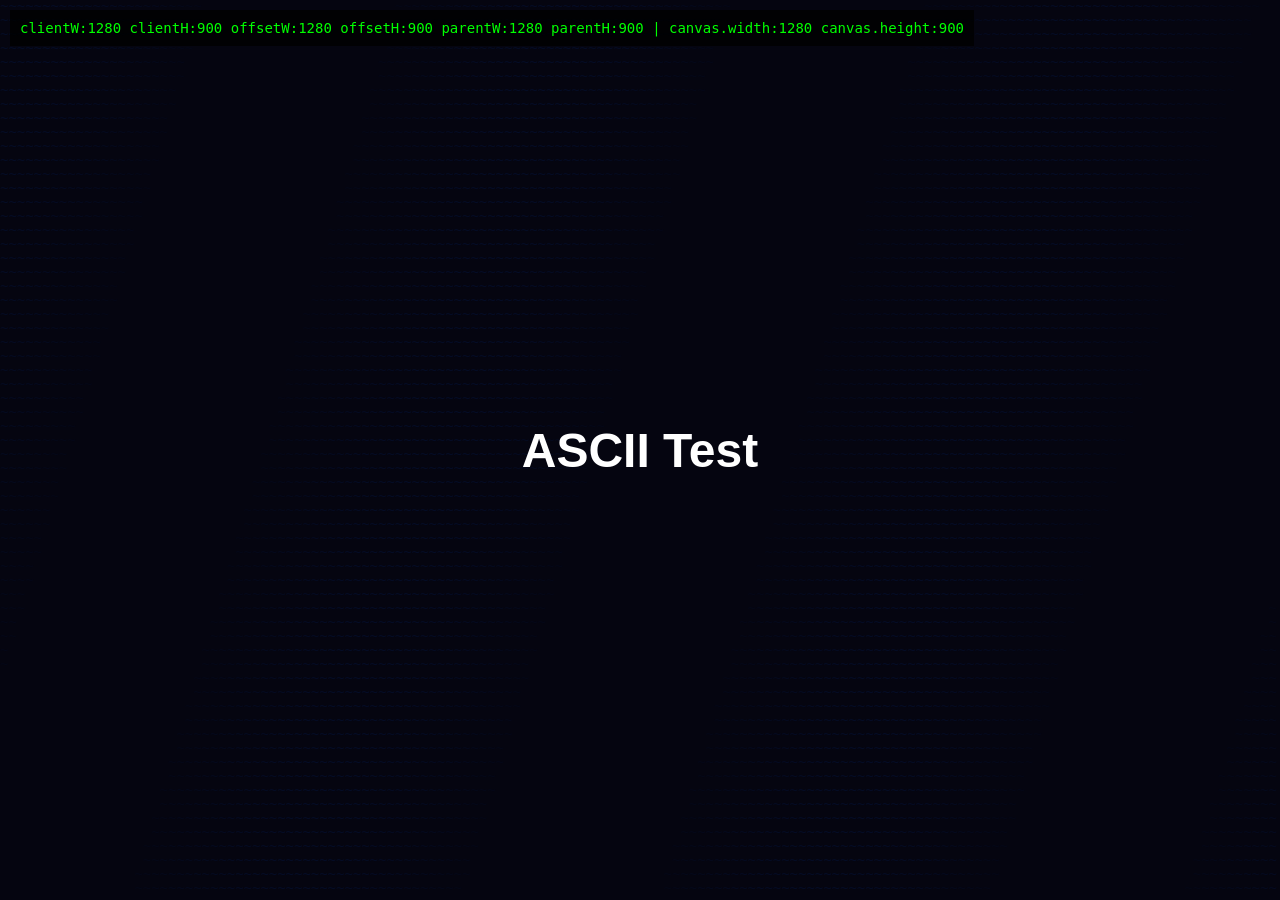
<file: vdr/ottogen/ottogen-website/test-ascii.html>
<!DOCTYPE html>
<html><head>
<style>
body{margin:0;background:#050510;color:#fff;font-family:sans-serif}
section{position:relative;height:100vh;display:flex;align-items:center;justify-content:center}
.ascii-bg{position:absolute;inset:0;overflow:hidden;pointer-events:none;z-index:0}
.ascii-bg canvas{position:absolute;top:0;left:0;width:100%;height:100%;opacity:.3}
h1{position:relative;z-index:2;font-size:3rem}
</style>
</head><body>
<section>
  <div class="ascii-bg"><canvas id="test"></canvas></div>
  <h1>ASCII Test</h1>
</section>
<script>
const c = document.getElementById('test');
const ctx = c.getContext('2d');

// Debug info
const info = document.createElement('div');
info.style.cssText = 'position:fixed;top:10px;left:10px;z-index:999;color:lime;font-size:14px;font-family:monospace;background:rgba(0,0,0,.8);padding:10px';
document.body.appendChild(info);

function init() {
  const w = c.clientWidth;
  const h = c.clientHeight;
  info.textContent = `clientW:${w} clientH:${h} offsetW:${c.offsetWidth} offsetH:${c.offsetHeight} parentW:${c.parentElement.clientWidth} parentH:${c.parentElement.clientHeight}`;
  
  c.width = w || window.innerWidth;
  c.height = h || window.innerHeight;
  
  info.textContent += ` | canvas.width:${c.width} canvas.height:${c.height}`;
  
  const fs = 14;
  const cols = Math.floor(c.width / (fs * 0.6));
  const rows = Math.floor(c.height / fs);
  
  let t = 0;
  function draw() {
    ctx.clearRect(0, 0, c.width, c.height);
    ctx.font = fs + 'px monospace';
    ctx.textBaseline = 'top';
    
    for (let row = 0; row < rows; row++) {
      for (let col = 0; col < cols; col++) {
        const v = Math.sin(col * 0.1 + t + row * 0.05) * 0.5 + 0.5;
        if (v > 0.3) {
          ctx.fillStyle = `rgba(0,85,255,${v * 0.3})`;
          ctx.fillText('~', col * fs * 0.6, row * fs);
        }
      }
    }
    t += 0.03;
    requestAnimationFrame(draw);
  }
  draw();
}

requestAnimationFrame(init);
</script>
</body></html>
</file>
<file: css/main.css>
/* ============================================
   OOPUO — Main Stylesheet
   Dark mode only. Mobile-first. Production-ready.
   ============================================ */

*,*::before,*::after{margin:0;padding:0;box-sizing:border-box}
:root{
  --blue:#0055ff;--blue-glow:#0066ff40;--bg:#050510;--bg2:#0a0a1a;
  --surface:#111128;--surface-hover:#16163a;--text:#f0f0f5;--text2:#9898b0;
  --radius:16px;--max:1200px;
  --green:#22c55e;
}
html{scroll-behavior:smooth;-webkit-font-smoothing:antialiased}
*{-webkit-overflow-scrolling:touch}
body{font-family:'Inter',system-ui,sans-serif;background:var(--bg);color:var(--text);line-height:1.6;overflow-x:hidden}
h1,h2,h3,h4{font-family:'Space Grotesk','Inter',sans-serif;line-height:1.15;font-weight:700}
a{color:var(--blue);text-decoration:none}
img{max-width:100%;display:block}
.container{max-width:var(--max);margin:0 auto;padding:0 24px}

/* ASCII BACKGROUNDS */
.ascii-bg{position:absolute;inset:0;overflow:hidden;pointer-events:none;z-index:0}
.ascii-bg pre{position:absolute;top:0;left:0;width:100%;height:100%;margin:0;padding:0;font-family:'JetBrains Mono',monospace;font-size:13px;line-height:1.1;color:rgba(0,85,255,.3);overflow:hidden;white-space:pre;user-select:none;will-change:contents;contain:strict}

/* ============================================
   NAVIGATION
   ============================================ */
nav{position:fixed;top:0;left:0;right:0;z-index:100;padding:20px 0;transition:background .3s,backdrop-filter .3s}
nav.scrolled{background:rgba(5,5,16,.85);backdrop-filter:blur(20px);border-bottom:1px solid rgba(255,255,255,.06)}
nav .container{display:flex;align-items:center;justify-content:space-between}
.logo{font-family:'Space Grotesk',sans-serif;font-size:1.4rem;font-weight:700;color:#fff;letter-spacing:-.5px;display:flex;align-items:center;gap:10px}
.logo span{color:var(--blue)}
.logo-icon{flex-shrink:0}
nav ul{display:flex;gap:28px;list-style:none;align-items:center}
nav ul a{color:var(--text2);font-size:.9rem;font-weight:500;transition:color .2s}
nav ul a:hover{color:#fff}
.nav-cta{background:var(--blue);color:#fff!important;padding:10px 24px;border-radius:50px;font-weight:600;font-size:.9rem;transition:transform .2s,box-shadow .2s}
.nav-cta:hover{transform:translateY(-1px);box-shadow:0 4px 24px var(--blue-glow)}
.menu-toggle{display:none;background:none;border:none;color:#fff;font-size:1.5rem;cursor:pointer}

/* Language Switcher */

.lang-switcher button{background:none;border:none;color:var(--text2);font-size:.75rem;font-weight:600;padding:4px 8px;border-radius:6px;cursor:pointer;transition:all .2s;font-family:'Inter',sans-serif}



/* ============================================
   HERO
   ============================================ */
.hero{position:relative;min-height:100vh;display:flex;align-items:center;justify-content:center;text-align:center;padding:120px 24px 80px;overflow:hidden}
.hero-content{position:relative;z-index:2;max-width:800px}
.hero-badge{display:inline-flex;align-items:center;gap:8px;background:rgba(0,85,255,.12);border:1px solid rgba(0,85,255,.25);border-radius:50px;padding:8px 20px;font-size:.85rem;color:var(--blue);font-weight:500;margin-bottom:32px}
.hero-badge::before{content:'';width:8px;height:8px;background:var(--blue);border-radius:50%;animation:pulse 2s infinite}
@keyframes pulse{0%,100%{opacity:1}50%{opacity:.4}}
.hero h1{font-size:clamp(2.5rem,6vw,4.5rem);letter-spacing:-.03em;margin-bottom:24px}
.hero h1 .gradient{background:linear-gradient(135deg,#fff 0%,var(--blue) 100%);-webkit-background-clip:text;-webkit-text-fill-color:transparent;background-clip:text}
.hero p{font-size:clamp(1.1rem,2vw,1.35rem);color:var(--text2);max-width:600px;margin:0 auto 40px;line-height:1.7}
.hero .section-subtitle{font-size:clamp(1.1rem,2vw,1.35rem);color:var(--text2);max-width:600px;margin:0 auto 40px;line-height:1.7}
.btn-group{display:flex;gap:16px;justify-content:center;flex-wrap:wrap}
.btn{display:inline-flex;align-items:center;gap:8px;padding:16px 36px;border-radius:50px;font-size:1rem;font-weight:600;font-family:'Inter',sans-serif;cursor:pointer;transition:all .25s;border:none}
.btn-primary{background:var(--blue);color:#fff;box-shadow:0 0 40px var(--blue-glow)}
.btn-primary:hover{transform:translateY(-2px);box-shadow:0 8px 40px rgba(0,85,255,.35)}
.btn-secondary{background:rgba(255,255,255,.06);color:#fff;border:1px solid rgba(255,255,255,.1)}
.btn-secondary:hover{background:rgba(255,255,255,.1);transform:translateY(-2px)}
.scroll-hint{position:absolute;bottom:40px;left:50%;transform:translateX(-50%);display:flex;flex-direction:column;align-items:center;gap:8px;color:var(--text2);font-size:.8rem;animation:float 3s ease-in-out infinite}
@keyframes float{0%,100%{transform:translateX(-50%) translateY(0)}50%{transform:translateX(-50%) translateY(8px)}}
.scroll-hint svg{width:24px;height:24px;stroke:var(--text2)}

/* ============================================
   SECTIONS
   ============================================ */
section{padding:120px 0;position:relative}
.section-label{font-size:.85rem;font-weight:600;color:var(--blue);text-transform:uppercase;letter-spacing:2px;margin-bottom:16px}
.section-title{font-size:clamp(2rem,4vw,3.2rem);letter-spacing:-.02em;margin-bottom:20px}
.section-subtitle{font-size:1.1rem;color:var(--text2);max-width:600px;line-height:1.7}
.section-header{text-align:center;margin-bottom:72px;position:relative;z-index:2}
.section-header .section-subtitle{margin:0 auto}

/* ============================================
   REVEAL ANIMATIONS
   ============================================ */
.reveal{opacity:0;transform:translateY(30px);transition:opacity 1s cubic-bezier(.16,1,.3,1),transform 1s cubic-bezier(.16,1,.3,1);will-change:opacity,transform}
.reveal.visible{opacity:1;transform:translateY(0)}
.reveal-delay-1{transition-delay:.1s}
.reveal-delay-2{transition-delay:.2s}
.reveal-delay-3{transition-delay:.3s}
.reveal-delay-4{transition-delay:.4s}

/* ============================================
   TWO-PATH SECTION (Home)
   ============================================ */
.two-path{background:var(--bg2);padding:120px 0}
.path-grid{display:grid;grid-template-columns:1fr 1fr;gap:32px;position:relative;z-index:2}
.path-card{background:var(--surface);border:1px solid rgba(255,255,255,.06);border-radius:var(--radius);padding:48px 40px;transition:all .35s;position:relative;overflow:hidden}
.path-card::before{content:'';position:absolute;top:0;left:0;right:0;height:2px;background:linear-gradient(90deg,transparent,var(--blue),transparent);opacity:0;transition:opacity .35s}
.path-card:hover{transform:translateY(-4px);border-color:rgba(0,85,255,.2);box-shadow:0 20px 60px rgba(0,0,0,.4)}
.path-card:hover::before{opacity:1}
.path-icon{width:56px;height:56px;border-radius:14px;background:rgba(0,85,255,.1);display:flex;align-items:center;justify-content:center;margin-bottom:24px}
.path-icon svg{width:28px;height:28px;stroke:var(--blue);fill:none;stroke-width:1.5;stroke-linecap:round;stroke-linejoin:round}
.path-card h3{font-size:1.6rem;margin-bottom:8px}
.path-card .path-audience{color:var(--blue);font-weight:600;font-size:.9rem;margin-bottom:16px}
.path-card p{color:var(--text2);font-size:1rem;line-height:1.7;margin-bottom:24px}
.path-price{font-family:'Space Grotesk',sans-serif;font-size:1.2rem;font-weight:700;color:#fff;margin-bottom:24px}
.path-price span{color:var(--text2);font-size:.9rem;font-weight:400}

/* ============================================
   PORTFOLIO CAROUSEL (Home)
   ============================================ */
.portfolio-carousel{background:var(--bg);padding:120px 0;overflow:hidden}
.carousel-track{display:flex;gap:24px;animation:carouselScroll 30s linear infinite;width:max-content}
.carousel-track:hover{animation-play-state:paused}
@keyframes carouselScroll{0%{transform:translateX(0)}100%{transform:translateX(-50%)}}
.carousel-card{background:var(--surface);border:1px solid rgba(255,255,255,.06);border-radius:var(--radius);padding:0;width:340px;flex-shrink:0;transition:all .35s;overflow:hidden;cursor:pointer}
.carousel-card:hover{transform:translateY(-4px);border-color:rgba(0,85,255,.2);box-shadow:0 20px 60px rgba(0,0,0,.4)}
.carousel-card-image{width:100%;height:200px;background:linear-gradient(135deg,var(--surface),rgba(0,85,255,.1));display:flex;align-items:center;justify-content:center}
.carousel-card-image svg{width:48px;height:48px;stroke:var(--blue);fill:none;stroke-width:1.5;opacity:.5}
.carousel-card-body{padding:24px}
.carousel-card-body h3{font-size:1.2rem;margin-bottom:4px}
.carousel-card-body .card-desc{color:var(--text2);font-size:.9rem;margin-bottom:12px}
.carousel-card-body .card-tags{display:flex;flex-wrap:wrap;gap:6px}
.carousel-card-body .card-tag{background:rgba(0,85,255,.08);border:1px solid rgba(0,85,255,.15);border-radius:50px;padding:4px 12px;font-size:.75rem;color:var(--blue);font-weight:500}

/* ============================================
   STATS BAR
   ============================================ */
.stats{background:var(--bg2);padding:80px 0;position:relative;border-top:1px solid rgba(255,255,255,.04);border-bottom:1px solid rgba(255,255,255,.04)}
.stats-grid{display:grid;grid-template-columns:repeat(4,1fr);gap:32px;text-align:center;position:relative;z-index:2}
.stat-num{font-size:clamp(2.5rem,4vw,3.5rem);font-family:'Space Grotesk',sans-serif;font-weight:700;color:var(--blue)}
.stat-label{color:var(--text2);font-size:.9rem;margin-top:4px}

/* ============================================
   TRUST / CHIMERA SECTION
   ============================================ */
.trust-section{background:var(--bg);padding:120px 0}
.trust-grid{display:grid;grid-template-columns:1fr 1fr;gap:80px;align-items:center;position:relative;z-index:2}
.trust-text h2{font-size:clamp(1.8rem,3.5vw,2.8rem);margin-bottom:20px}
.trust-text p{color:var(--text2);font-size:1.05rem;line-height:1.8;margin-bottom:16px}
.trust-visual{position:relative;display:flex;justify-content:center;align-items:center;min-height:300px}
.trust-shield{width:200px;height:200px;border-radius:50%;background:radial-gradient(circle at 30% 30%,rgba(0,85,255,.2),transparent 70%);border:1px solid rgba(0,85,255,.15);display:flex;align-items:center;justify-content:center;font-size:4rem}

/* ============================================
   HUB VISUAL
   ============================================ */
.hub-visual{position:relative;width:100%;max-width:460px;aspect-ratio:1;margin:0 auto}
.hub-center{position:absolute;top:50%;left:50%;transform:translate(-50%,-50%);width:80px;height:80px;border-radius:50%;background:linear-gradient(135deg,var(--blue),#7c3aed);display:flex;align-items:center;justify-content:center;font-weight:700;font-size:.7rem;color:#fff;font-family:'Space Grotesk',sans-serif;z-index:3;box-shadow:0 0 40px var(--blue-glow),0 0 80px rgba(0,85,255,.15)}
.hub-ring{position:absolute;top:50%;left:50%;border-radius:50%;border:1px solid rgba(0,85,255,.1);transform:translate(-50%,-50%)}
.hub-ring-1{width:200px;height:200px;animation:hubPulse 4s ease-in-out infinite}
.hub-ring-2{width:320px;height:320px;animation:hubPulse 4s ease-in-out infinite .5s}
.hub-ring-3{width:420px;height:420px;animation:hubPulse 4s ease-in-out infinite 1s}
@keyframes hubPulse{0%,100%{opacity:.3;border-color:rgba(0,85,255,.08)}50%{opacity:1;border-color:rgba(0,85,255,.2)}}
.hub-node{position:absolute;width:52px;height:52px;border-radius:14px;background:var(--surface);border:1px solid rgba(255,255,255,.1);display:flex;align-items:center;justify-content:center;font-size:.55rem;color:var(--text2);font-weight:700;font-family:'JetBrains Mono',monospace;z-index:3;text-align:center;line-height:1.2;transition:all .3s}
.hub-node:hover{border-color:var(--blue);box-shadow:0 0 20px var(--blue-glow);transform:scale(1.1)}
.hub-line{position:absolute;top:0;left:0;width:100%;height:100%;z-index:1;pointer-events:none}

/* ============================================
   SERVICE CARDS
   ============================================ */
.services-section{background:var(--bg2);position:relative;overflow:hidden;padding:120px 0}
.service-cards{display:grid;grid-template-columns:repeat(2,1fr);gap:24px;position:relative;z-index:2}
.service-card{background:var(--surface);border:1px solid rgba(255,255,255,.06);border-radius:var(--radius);padding:40px 32px;transition:all .35s cubic-bezier(.16,1,.3,1);position:relative;overflow:hidden}
.service-card::before{content:'';position:absolute;top:0;left:0;right:0;height:2px;background:linear-gradient(90deg,transparent,var(--blue),transparent);opacity:0;transition:opacity .35s}
.service-card:hover{transform:translateY(-4px);border-color:rgba(0,85,255,.2);box-shadow:0 20px 60px rgba(0,0,0,.4)}
.service-card:hover::before{opacity:1}
.service-icon{width:56px;height:56px;border-radius:14px;background:rgba(0,85,255,.1);display:flex;align-items:center;justify-content:center;margin-bottom:24px}
.service-icon svg{width:28px;height:28px;stroke:var(--blue);fill:none;stroke-width:1.5;stroke-linecap:round;stroke-linejoin:round}
.service-card h3{font-size:1.4rem;margin-bottom:8px}
.service-price{color:var(--blue);font-weight:600;font-size:1rem;margin-bottom:16px}
.service-card p{color:var(--text2);font-size:.95rem;line-height:1.7}

/* ============================================
   PRICING TABLE
   ============================================ */
.pricing-section{background:var(--bg);padding:120px 0}
.pricing-grid{display:grid;grid-template-columns:repeat(4,1fr);gap:20px;position:relative;z-index:2}
.pricing-card{background:var(--surface);border:1px solid rgba(255,255,255,.06);border-radius:var(--radius);padding:36px 28px;text-align:center;transition:all .35s;position:relative}
.pricing-card.featured{border-color:rgba(0,85,255,.3);background:linear-gradient(180deg,rgba(0,85,255,.06) 0%,var(--surface) 100%)}
.pricing-card.featured::after{content:'Best Value';position:absolute;top:-12px;left:50%;transform:translateX(-50%);background:var(--blue);color:#fff;font-size:.75rem;font-weight:600;padding:4px 16px;border-radius:50px}
.pricing-card h3{font-size:1.15rem;margin-bottom:8px}
.pricing-card .price{font-family:'Space Grotesk',sans-serif;font-size:2rem;font-weight:700;color:var(--blue);margin-bottom:4px}
.pricing-card .price-sub{color:var(--text2);font-size:.85rem;margin-bottom:24px}
.pricing-card .save-badge{color:var(--green);font-weight:600;font-size:.85rem;margin-bottom:16px}
.pricing-card ul{list-style:none;text-align:left;margin-bottom:28px}
.pricing-card ul li{color:var(--text2);font-size:.9rem;padding:8px 0;padding-left:20px;position:relative;border-bottom:1px solid rgba(255,255,255,.04)}
.pricing-card ul li::before{content:'→';position:absolute;left:0;color:var(--blue);font-weight:600}
.pricing-card .btn{width:100%;justify-content:center;padding:14px 24px}
.pricing-note{text-align:center;color:var(--text2);font-size:.9rem;margin-top:32px;position:relative;z-index:2}

/* ============================================
   PROCESS STEPS
   ============================================ */
.process-section{background:var(--bg2);padding:120px 0;overflow:hidden}
.process-steps{display:grid;grid-template-columns:repeat(5,1fr);gap:24px;position:relative;z-index:2}
.process-step{text-align:center;position:relative}
.process-step::after{content:'→';position:absolute;right:-16px;top:40px;color:var(--blue);font-size:1.5rem;font-weight:700}
.process-step:last-child::after{display:none}
.step-number{width:64px;height:64px;border-radius:50%;background:rgba(0,85,255,.1);border:1px solid rgba(0,85,255,.2);display:flex;align-items:center;justify-content:center;font-family:'JetBrains Mono',monospace;font-weight:700;color:var(--blue);font-size:1.2rem;margin:0 auto 16px}
.process-step h3{font-size:1.1rem;margin-bottom:8px}
.process-step p{color:var(--text2);font-size:.85rem;line-height:1.6}

/* ============================================
   ENTERPRISE CAPABILITIES
   ============================================ */
.capability-cards{display:grid;grid-template-columns:repeat(2,1fr);gap:24px;position:relative;z-index:2}
.capability-card{background:var(--surface);border:1px solid rgba(255,255,255,.06);border-radius:var(--radius);padding:40px 32px;transition:all .35s}
.capability-card:hover{transform:translateY(-4px);border-color:rgba(0,85,255,.2);box-shadow:0 20px 60px rgba(0,0,0,.4)}
.capability-card .cap-icon{width:56px;height:56px;border-radius:14px;background:rgba(0,85,255,.1);display:flex;align-items:center;justify-content:center;margin-bottom:24px;font-size:1.5rem}
.capability-card h3{font-size:1.4rem;margin-bottom:8px}
.capability-card .cap-price{color:var(--blue);font-weight:600;font-size:1rem;margin-bottom:16px}
.capability-card p{color:var(--text2);font-size:.95rem;line-height:1.7}

/* ============================================
   TRUST BUILDERS (Enterprise)
   ============================================ */
.trust-builders{display:grid;grid-template-columns:repeat(4,1fr);gap:24px;position:relative;z-index:2}
.trust-builder{background:var(--surface);border:1px solid rgba(255,255,255,.06);border-radius:var(--radius);padding:32px 24px;text-align:center;transition:all .3s}
.trust-builder:hover{border-color:rgba(0,85,255,.15)}
.trust-builder .tb-icon{font-size:2rem;margin-bottom:16px}
.trust-builder h4{font-size:1rem;margin-bottom:8px}
.trust-builder p{color:var(--text2);font-size:.85rem;line-height:1.6}

/* ============================================
   PORTFOLIO PAGE
   ============================================ */
.filter-tabs{display:flex;gap:4px;background:var(--surface);border-radius:12px;padding:4px;margin-bottom:48px;justify-content:center;position:relative;z-index:2}
.filter-tab{padding:12px 24px;border:none;background:transparent;color:var(--text2);font-family:'Inter',sans-serif;font-size:.95rem;font-weight:500;border-radius:10px;cursor:pointer;transition:all .3s}
.filter-tab.active{background:var(--blue);color:#fff;box-shadow:0 4px 20px var(--blue-glow)}
.filter-tab:hover:not(.active){color:#fff;background:rgba(255,255,255,.05)}
.portfolio-grid{display:grid;grid-template-columns:repeat(3,1fr);gap:24px;position:relative;z-index:2}
.portfolio-card{background:var(--surface);border:1px solid rgba(255,255,255,.06);border-radius:var(--radius);overflow:hidden;transition:all .35s;cursor:pointer}
.portfolio-card:hover{transform:translateY(-4px);border-color:rgba(0,85,255,.2);box-shadow:0 20px 60px rgba(0,0,0,.4)}
.portfolio-card-image{width:100%;height:220px;background:linear-gradient(135deg,var(--surface),rgba(0,85,255,.08));display:flex;align-items:center;justify-content:center}
.portfolio-card-image svg{width:56px;height:56px;stroke:var(--blue);fill:none;stroke-width:1;opacity:.4}
.portfolio-card-body{padding:28px}
.portfolio-card-body h3{font-size:1.3rem;margin-bottom:8px}
.portfolio-card-body .port-desc{color:var(--text2);font-size:.95rem;line-height:1.6;margin-bottom:16px}
.portfolio-card-body .port-tags{display:flex;flex-wrap:wrap;gap:6px;margin-bottom:16px}
.portfolio-card-body .port-tag{background:rgba(0,85,255,.08);border:1px solid rgba(0,85,255,.15);border-radius:50px;padding:4px 12px;font-size:.75rem;color:var(--blue);font-weight:500}
.portfolio-card-body .port-link{color:var(--blue);font-weight:600;font-size:.9rem;transition:gap .2s;display:inline-flex;align-items:center;gap:4px}
.portfolio-card:hover .port-link{gap:8px}

/* ============================================
   ABOUT PAGE
   ============================================ */
.about-grid{display:grid;grid-template-columns:1fr 1.2fr;gap:80px;align-items:center;position:relative;z-index:2}
.about-photo{width:100%;max-width:400px;aspect-ratio:1;border-radius:var(--radius);background:linear-gradient(135deg,var(--surface),rgba(0,85,255,.1));border:1px solid rgba(255,255,255,.06);display:flex;align-items:center;justify-content:center;font-size:6rem}
.about-text .section-title{text-align:left}
.about-text p{color:var(--text2);font-size:1.05rem;line-height:1.8;margin-bottom:16px}
.about-text p strong{color:#fff}

/* Timeline */
.timeline{position:relative;padding-left:32px;margin-top:48px;z-index:2}
.timeline::before{content:'';position:absolute;left:8px;top:0;bottom:0;width:2px;background:rgba(0,85,255,.2)}
.timeline-item{position:relative;margin-bottom:32px;padding-left:24px}
.timeline-item::before{content:'';position:absolute;left:-28px;top:6px;width:12px;height:12px;border-radius:50%;background:var(--blue);box-shadow:0 0 12px var(--blue-glow)}
.timeline-item h4{font-size:1rem;margin-bottom:4px;color:#fff}
.timeline-item p{color:var(--text2);font-size:.9rem}
.timeline-item .timeline-year{color:var(--blue);font-family:'JetBrains Mono',monospace;font-size:.85rem;font-weight:600;margin-bottom:4px}

/* Pillars */
.pillars{display:grid;grid-template-columns:repeat(3,1fr);gap:24px;position:relative;z-index:2}
.pillar{background:var(--surface);border:1px solid rgba(255,255,255,.06);border-radius:var(--radius);padding:36px 28px;text-align:center;transition:all .3s}
.pillar:hover{border-color:rgba(0,85,255,.15)}
.pillar .pillar-icon{font-size:2rem;margin-bottom:16px}
.pillar h3{font-size:1.2rem;margin-bottom:8px}
.pillar p{color:var(--text2);font-size:.9rem;line-height:1.6}

/* ============================================
   CONTACT PAGE
   ============================================ */
.contact-grid{display:grid;grid-template-columns:1fr 1fr;gap:60px;position:relative;z-index:2}
.contact-form{display:flex;flex-direction:column;gap:20px}
.form-group{display:flex;flex-direction:column;gap:6px}
.form-group label{font-size:.85rem;font-weight:600;color:var(--text2)}
.form-group input,.form-group textarea,.form-group select{background:var(--surface);border:1px solid rgba(255,255,255,.08);border-radius:12px;padding:14px 18px;color:var(--text);font-size:.95rem;font-family:'Inter',sans-serif;outline:none;transition:border-color .2s}
.form-group input:focus,.form-group textarea:focus,.form-group select:focus{border-color:var(--blue)}
.form-group textarea{resize:vertical;min-height:140px}
.form-group select{cursor:pointer;appearance:none;background-image:url("data:image/svg+xml,%3Csvg xmlns='http://www.w3.org/2000/svg' width='12' height='8' fill='%239898b0'%3E%3Cpath d='M1 1l5 5 5-5'/%3E%3C/svg%3E");background-repeat:no-repeat;background-position:right 16px center}
.form-group select option{background:var(--bg2);color:var(--text)}
.contact-info{display:flex;flex-direction:column;gap:32px}
.contact-info-item h3{font-size:1.1rem;margin-bottom:8px}
.contact-info-item p{color:var(--text2);font-size:.95rem;line-height:1.6}
.contact-info-item a{color:var(--blue)}
.calendly-embed{width:100%;height:400px;border-radius:var(--radius);border:1px solid rgba(255,255,255,.06);background:var(--surface);display:flex;align-items:center;justify-content:center;color:var(--text2);font-size:.95rem}

/* ============================================
   CTA SECTION
   ============================================ */
.cta-section{background:var(--bg2);padding:140px 0;text-align:center;position:relative;overflow:hidden}
.cta-section .section-title{font-size:clamp(2.2rem,4.5vw,3.5rem);margin-bottom:20px;position:relative;z-index:2}
.cta-section p{color:var(--text2);font-size:1.15rem;max-width:500px;margin:0 auto 40px;line-height:1.7;position:relative;z-index:2}
.cta-section .section-label{position:relative;z-index:2}
.cta-section .btn{position:relative;z-index:2}

/* ============================================
   FOOTER
   ============================================ */
footer{background:var(--bg);border-top:1px solid rgba(255,255,255,.06);padding:64px 0 32px}
.footer-grid{display:grid;grid-template-columns:2fr 1fr 1fr 1fr;gap:48px;margin-bottom:48px}
.footer-brand .logo{margin-bottom:16px}
.footer-brand p{color:var(--text2);font-size:.9rem;line-height:1.6;max-width:280px}
.footer-col h4{font-size:.85rem;font-weight:600;text-transform:uppercase;letter-spacing:1px;margin-bottom:16px;color:var(--text2)}
.footer-col ul{list-style:none}
.footer-col ul li{margin-bottom:10px}
.footer-col ul a{color:var(--text2);font-size:.9rem;transition:color .2s}
.footer-col ul a:hover{color:#fff}
.footer-bottom{border-top:1px solid rgba(255,255,255,.06);padding-top:24px;display:flex;justify-content:space-between;align-items:center}
.footer-bottom p{color:var(--text2);font-size:.85rem}

/* ============================================
   TOOL MARQUEE
   ============================================ */
.tool-marquee{padding:60px 0;background:var(--bg);border-top:1px solid rgba(255,255,255,.04);border-bottom:1px solid rgba(255,255,255,.04);overflow:hidden}
.tool-marquee p{text-align:center;color:var(--text2);font-size:.8rem;text-transform:uppercase;letter-spacing:3px;margin-bottom:28px;font-weight:500}
.marquee-track{display:flex;gap:60px;animation:marquee 25s linear infinite;width:max-content}
.marquee-track:hover{animation-play-state:paused}
@keyframes marquee{0%{transform:translateX(0)}100%{transform:translateX(-50%)}}
.tool-logo{display:flex;align-items:center;gap:10px;color:var(--text2);font-family:'Space Grotesk',sans-serif;font-size:.95rem;font-weight:600;white-space:nowrap;opacity:.5;transition:opacity .3s}
.tool-logo:hover{opacity:1}
.tool-logo svg{width:28px;height:28px;flex-shrink:0}

/* ============================================
   ENTERPRISE PRICING (5 col)
   ============================================ */
.pricing-grid-5{display:grid;grid-template-columns:repeat(5,1fr);gap:16px;position:relative;z-index:2}
.pricing-grid-5 .pricing-card{padding:32px 20px}
.pricing-grid-5 .pricing-card .price{font-size:1.6rem}

/* Strategy + Advisory separate row */
.pricing-card .strategy-note{color:var(--text2);font-size:.8rem;font-style:italic;margin-top:8px}

/* ============================================
   RESPONSIVE
   ============================================ */
@media(max-width:1200px){
  .pricing-grid-5{grid-template-columns:repeat(3,1fr)}
  .footer-grid{grid-template-columns:1fr 1fr}
}
@media(max-width:1024px){
  .path-grid,.about-grid,.trust-grid,.contact-grid{grid-template-columns:1fr;gap:48px}
  .service-cards,.capability-cards{grid-template-columns:1fr 1fr}
  .stats-grid{grid-template-columns:1fr 1fr}
  .pricing-grid{grid-template-columns:1fr 1fr}
  .pricing-grid-3{grid-template-columns:1fr}
  .process-steps-4{grid-template-columns:repeat(2,1fr)}
  .pricing-grid-5{grid-template-columns:1fr 1fr}
  .hub-grid{grid-template-columns:1fr;gap:40px}
  .portfolio-grid{grid-template-columns:1fr 1fr}
  .process-steps{grid-template-columns:repeat(3,1fr)}
  .process-step:nth-child(3)::after{display:none}
  .trust-builders{grid-template-columns:1fr 1fr}
  .pillars{grid-template-columns:1fr 1fr}
}
@media(max-width:768px){
  nav ul.nav-links{display:none;position:absolute;top:100%;left:0;right:0;background:rgba(5,5,16,.95);backdrop-filter:blur(20px);flex-direction:column;padding:24px;gap:20px;border-bottom:1px solid rgba(255,255,255,.06)}
  nav ul.nav-links.open{display:flex}
  .menu-toggle{display:block}
  .path-grid{grid-template-columns:1fr}
  .path-card{padding:36px 28px}
  .service-cards,.capability-cards,.portfolio-grid,.pricing-grid,.pricing-grid-2,.pricing-grid-3,.pricing-grid-5,.trust-builders,.pillars{grid-template-columns:1fr}
  .hub-grid{grid-template-columns:1fr;gap:40px}
  .process-steps-4{grid-template-columns:1fr}
  .stats-grid{grid-template-columns:1fr 1fr}
  section{padding:80px 0}
  .hero{min-height:90vh;padding:100px 24px 60px}
  .process-steps{grid-template-columns:1fr}
  .process-step::after{display:none}
  .filter-tabs{flex-wrap:wrap}
  .footer-grid{grid-template-columns:1fr}
  .footer-bottom{flex-direction:column;gap:12px;text-align:center}
  
}

/* ═══ Language Dropdown ═══ */
.lang-dropdown{position:relative;z-index:200}
.lang-dropdown-toggle{
  display:inline-flex;align-items:center;gap:6px;
  background:rgba(255,255,255,.04);
  border:1px solid rgba(255,255,255,.08);
  border-radius:50px;padding:7px 14px 7px 12px;
  color:#fff;font-size:.8rem;font-weight:600;letter-spacing:.5px;
  cursor:pointer;font-family:'Inter',sans-serif;
  transition:all .25s;white-space:nowrap;
}
.lang-dropdown-toggle:hover{background:rgba(255,255,255,.08);border-color:rgba(255,255,255,.15)}
.lang-dropdown-toggle svg{opacity:.5;transition:all .2s}
.lang-dropdown.open .lang-dropdown-toggle{background:rgba(255,255,255,.08);border-color:rgba(0,85,255,.3)}
.lang-dropdown.open .lang-dropdown-toggle svg{transform:rotate(180deg);opacity:1;stroke:#0055ff}

.lang-dropdown-menu{
  position:absolute;top:calc(100% + 6px);right:0;
  background:rgba(17,17,40,.98);
  border:1px solid rgba(255,255,255,.08);
  border-radius:12px;padding:4px;
  min-width:150px;
  opacity:0;visibility:hidden;
  transform:translateY(-4px) scale(.98);
  transition:all .2s cubic-bezier(.16,1,.3,1);
  z-index:201;
  box-shadow:0 16px 48px rgba(0,0,0,.6);
  backdrop-filter:blur(20px);
}
.lang-dropdown.open .lang-dropdown-menu{opacity:1;visibility:visible;transform:translateY(0) scale(1)}

.lang-option{
  display:block;width:100%;
  padding:8px 14px;
  background:none;border:none;
  color:#9898b0;font-size:.82rem;font-weight:500;
  font-family:'Inter',sans-serif;
  cursor:pointer;border-radius:8px;
  transition:all .15s;text-align:left;
}
.lang-option:hover{background:rgba(255,255,255,.06);color:#fff}
.lang-option.active{color:#0055ff;font-weight:600}
.lang-option.active::after{content:'✓';float:right;font-size:.7rem}

@media(max-width:768px){
  .lang-dropdown{order:2;position:relative}
  .lang-dropdown-menu{right:-20px;z-index:999}
  .lang-option{padding:12px 14px;font-size:.95rem}
}

/* ═══ Grid overrides ═══ */
.pricing-grid-2{display:grid;grid-template-columns:repeat(2,1fr);gap:20px;max-width:800px;margin:0 auto;position:relative;z-index:2}
.pricing-grid-3{display:grid;grid-template-columns:repeat(3,1fr);gap:20px;position:relative;z-index:2}
.process-steps-4{grid-template-columns:repeat(4,1fr)}
.hub-grid{display:grid;grid-template-columns:1fr 1fr;gap:60px;align-items:center}

/* ═══ Monochrome Icon Containers ═══ */
.cap-icon,.tb-icon,.pillar-icon{
  display:flex;align-items:center;justify-content:center;
  width:48px;height:48px;border-radius:12px;
  background:rgba(0,85,255,.08);color:#0055ff;margin-bottom:16px;flex-shrink:0;
}
.cap-icon svg,.tb-icon svg,.pillar-icon svg{width:24px;height:24px;stroke:#0055ff}
.trust-shield svg{width:80px;height:80px;stroke:#0055ff}

/* LIGHT SECTIONS */
.section-light{background:#f4f6fa!important;color:#1a1a2e;position:relative}
.section-light .section-label{color:var(--blue)}
.section-light .section-title,.section-light h3,.section-light h4{color:#0a0a1a}
.section-light .section-subtitle,.section-light p{color:#4a4a6a}
.section-light .path-card,.section-light .service-card,.section-light .pricing-card{background:#fff;border-color:rgba(0,85,255,.08);box-shadow:0 2px 20px rgba(0,0,0,.04)}
.section-light .pricing-card.featured{border-color:var(--blue);box-shadow:0 4px 30px rgba(0,85,255,.12)}
.section-light .path-card:hover,.section-light .service-card:hover{border-color:rgba(0,85,255,.2);box-shadow:0 4px 30px rgba(0,85,255,.08)}
.section-light .path-icon,.section-light .service-icon{background:rgba(0,85,255,.06)}
.section-light .path-price{color:var(--blue)}
.section-light .btn-secondary{background:rgba(0,85,255,.06);color:var(--blue);border-color:rgba(0,85,255,.15)}
.section-light .btn-secondary:hover{background:rgba(0,85,255,.1)}
.section-light .stat-num{color:var(--blue)}
.section-light .stat-label,.section-light .pricing-note,.section-light .price-sub,.section-light ul li{color:#4a4a6a}
.section-light .price{color:#0a0a1a}
.section-light .timeline-item h4{color:#0a0a1a!important}
.section-light .timeline-item p{color:#4a4a6a}
.section-light .timeline::before{background:rgba(0,85,255,.3)}
.section-light .portfolio-card{background:#fff!important;border-color:rgba(0,85,255,.08)!important;box-shadow:0 2px 20px rgba(0,0,0,.04)}
.section-light .portfolio-card-body h3{color:#0a0a1a!important}
.section-light .portfolio-card-body .port-desc{color:#4a4a6a}
.section-light .portfolio-card-image{background:linear-gradient(135deg,#eef1f8,rgba(0,85,255,.06))}
.section-light .compare-table{background:#fff;border-color:rgba(0,85,255,.08)}
.section-light .compare-table th{color:#0a0a1a;background:#eef1f8}
.section-light .compare-table td{color:#4a4a6a;border-color:rgba(0,85,255,.06)}
.section-light .compare-table .highlight{color:var(--blue);background:rgba(0,85,255,.04)}
.section-light .about-text p{color:#4a4a6a}
.section-light .about-photo{background:rgba(0,85,255,.06);color:var(--blue)}

.particle-net{position:absolute;inset:0;width:100%;height:100%;pointer-events:none;z-index:0}
.hero-short{min-height:50vh!important}
.hero-medium{min-height:60vh!important}

.legal-content h2{color:#0a0a1a;font-size:1.4rem;margin:40px 0 12px;padding-top:24px;border-top:1px solid rgba(0,85,255,.08)}
.legal-content h2:first-child{border-top:none;margin-top:0;padding-top:0}
.legal-content h3{color:#0a0a1a;font-size:1.1rem;margin:24px 0 8px}
.legal-content p{color:#4a4a6a;line-height:1.8;margin-bottom:12px}
.legal-content ul{color:#4a4a6a;line-height:1.8;margin:8px 0 16px 24px}
.legal-content li{margin-bottom:6px}
.legal-content a{color:#0055ff}
.legal-content code{background:rgba(0,85,255,.06);padding:2px 6px;border-radius:4px;font-size:.85rem;font-family:'JetBrains Mono',monospace}

@media(max-width:900px){.pricing-grid-2{grid-template-columns:1fr!important}}
@media(max-width:768px){.hub-grid{grid-template-columns:1fr;gap:40px}}
</file>
